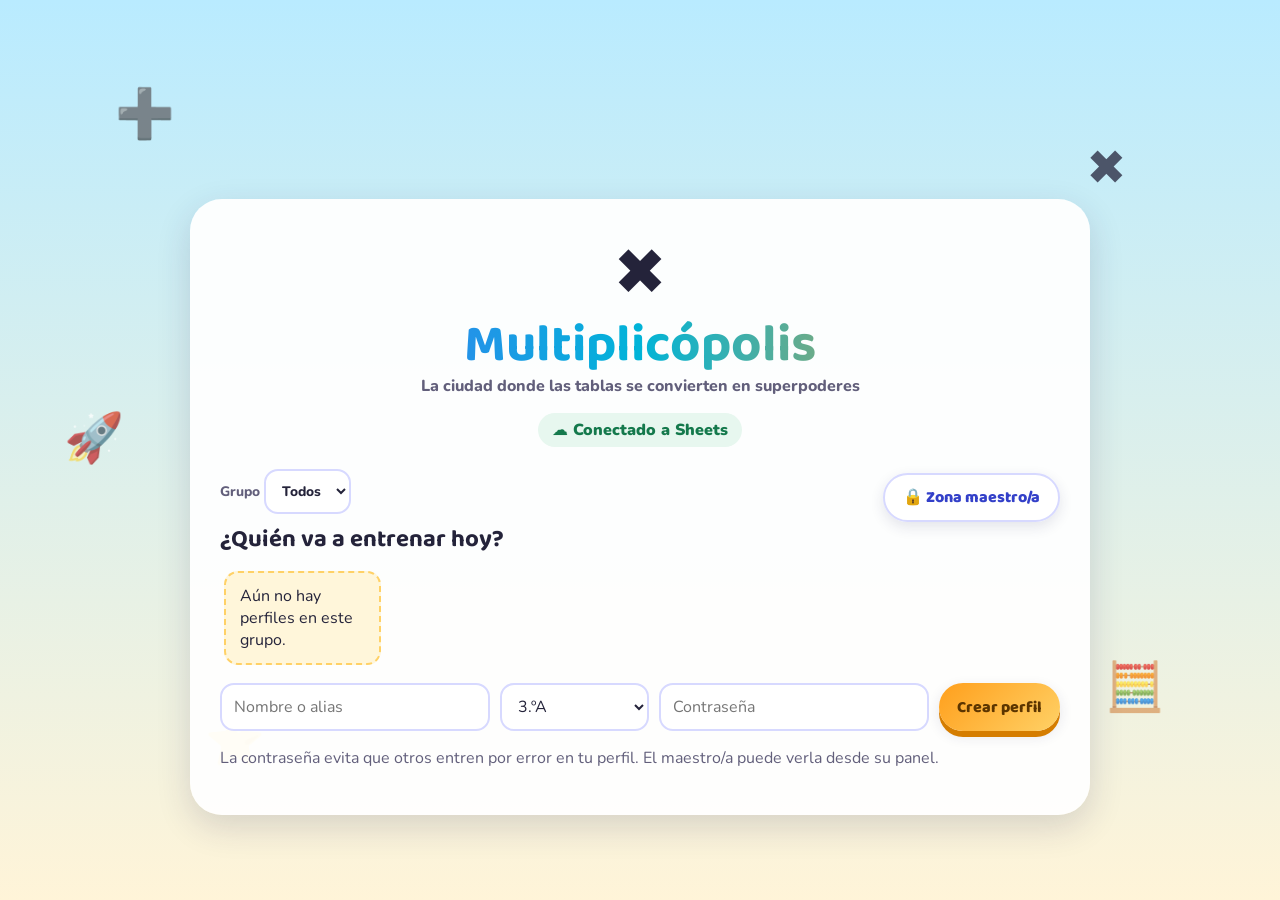
<file: index.html>
<!doctype html>
<html lang="es">
<head>
  <meta charset="utf-8" />
  <meta name="viewport" content="width=device-width, initial-scale=1" />
  <title>Multiplicópolis</title>
  <script>location.replace("apps/multiplicopolis/" + location.search + location.hash);</script>
  <meta http-equiv="refresh" content="0; url=apps/multiplicopolis/" />
</head>
<body>
  <p><a href="apps/multiplicopolis/">Ir a Multiplicópolis</a></p>
</body>
</html>
</file>
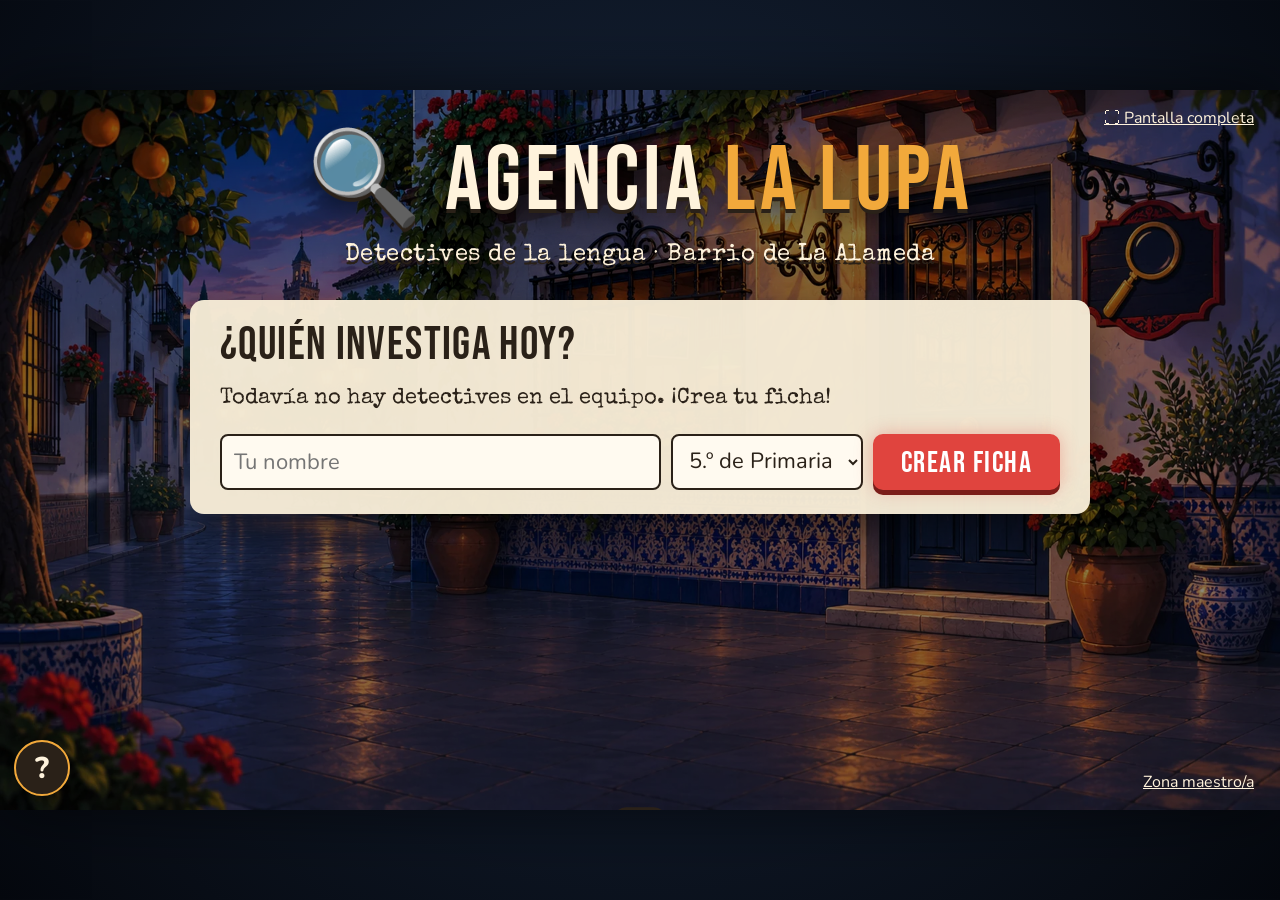
<file: apps/la-lupa/index.html>
<!doctype html>
<html lang="es">
<head>
  <meta charset="utf-8" />
  <meta name="viewport" content="width=device-width, initial-scale=1, viewport-fit=cover" />
  <title>Agencia La Lupa</title>
  <meta name="description" content="Juego de detectives de la lengua para 5.º y 6.º de Primaria." />
  <link rel="stylesheet" href="fuentes/fuentes.css" />
  <link rel="manifest" href="manifest.webmanifest" />
  <meta name="theme-color" content="#16243a" />
  <link rel="apple-touch-icon" href="icono-192.png" />
  <meta name="mobile-web-app-capable" content="yes" />
  <meta name="apple-mobile-web-app-capable" content="yes" />
  <meta name="apple-mobile-web-app-status-bar-style" content="black-translucent" />
  <meta name="apple-mobile-web-app-title" content="La Lupa" />
  <link rel="stylesheet" href="styles.css" />
  <link rel="stylesheet" href="salas/centralita.css" />
  <link rel="stylesheet" href="salas/terminal.css" />
  <link rel="stylesheet" href="salas/pizarra.css" />
  <link rel="stylesheet" href="salas/imprenta.css" />
  <link rel="stylesheet" href="salas/laboratorio-extra.css" />
  <link rel="stylesheet" href="salas/pupitre-extra.css" />
  <link rel="stylesheet" href="salas/centralita-extra.css" />
  <link rel="stylesheet" href="salas/pizarra-extra.css" />
  <link rel="icon" href="icono-192.png" />
</head>
<body>
  <div id="marco" class="marco"><div id="escenario" class="escenario"><p class="cargando">Abriendo la agencia…</p></div><div class="gira" role="status"><span class="gira-ico" aria-hidden="true">📱</span><b>Gira el móvil</b><span>La agencia se ve mejor en horizontal.</span><button class="boton-gira" id="giraCompleta" hidden>Girar y ver a pantalla completa</button></div></div>
  <div id="pagina" class="pagina" hidden></div>
  <script src="motor.js"></script>
  <script src="ayuda.js"></script>
  <script src="escenas.js"></script>
  <script src="academia.js"></script>
  <script src="salas/centralita.js"></script>
  <script src="salas/terminal.js"></script>
  <script src="salas/pizarra.js"></script>
  <script src="salas/imprenta.js"></script>
  <script src="salas/laboratorio-extra.js"></script>
  <script src="salas/pupitre-extra.js"></script>
  <script src="salas/centralita-extra.js"></script>
  <script src="salas/pizarra-extra.js"></script>
  <script src="encargos.js"></script>
  <script src="wayground.js"></script>
  <script src="preparacion.js"></script>
  <script src="clase.js"></script>
  <script src="nube.js"></script>
  <script src="app.js"></script>
  <script src="../../shared/sonido.js"></script>
  <script src="sonido.js"></script>
</body>
</html>
</file>
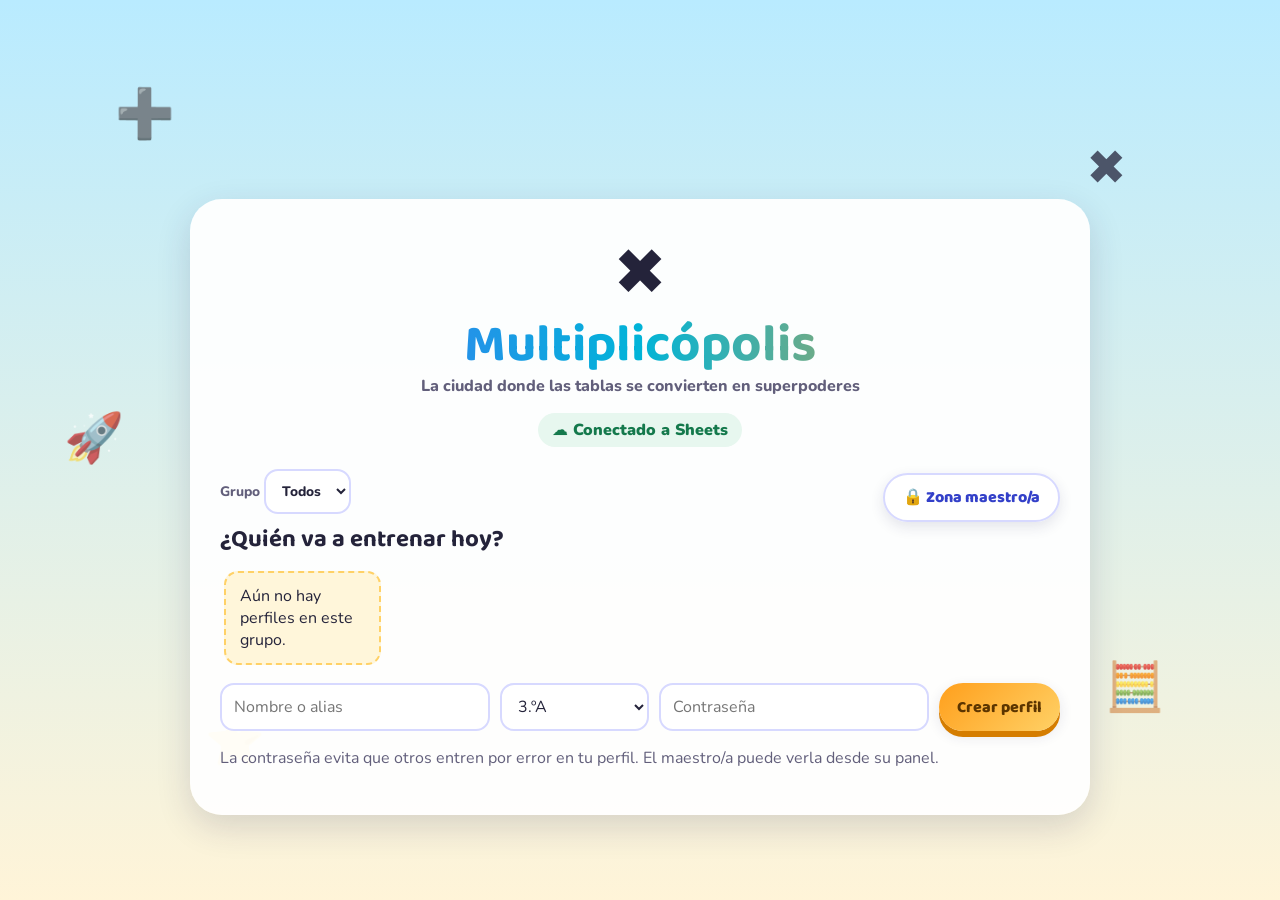
<file: apps/multiplicopolis/index.html>
<!doctype html>
<html lang="es">
<head>
  <meta charset="utf-8" />
  <meta name="viewport" content="width=device-width, initial-scale=1" />
  <title>Multiplicópolis · Tablas de multiplicar</title>
  <meta name="description" content="App gamificada para aprender, practicar y evaluar las tablas de multiplicar en Primaria." />
  <link rel="preconnect" href="https://fonts.googleapis.com">
  <link rel="preconnect" href="https://fonts.gstatic.com" crossorigin>
  <link href="https://fonts.googleapis.com/css2?family=Baloo+2:wght@600;700;800&family=Nunito:wght@400;700;900&display=swap" rel="stylesheet">
  <link rel="stylesheet" href="styles.css" />
  <link rel="icon" href="data:image/svg+xml,<svg xmlns='http://www.w3.org/2000/svg' viewBox='0 0 100 100'><text y='78' font-size='78'>✖️</text></svg>" />
</head>
<body>
  <section id="loginScreen" class="login-screen">
    <div class="sky" aria-hidden="true"><span>➕</span><span>✖️</span><span>⭐</span><span>🧮</span><span>🚀</span></div>
    <article class="login-card">
      <div class="brand">
        <div class="logo">✖️</div>
        <h1>Multiplicópolis</h1>
        <p>La ciudad donde las tablas se convierten en superpoderes</p>
      </div>
      <div class="sync-banner" id="loginSyncState">☁️ Preparado</div>
      <div class="login-toolbar">
        <label>Grupo <select id="loginGroupFilter"><option value="all">Todos</option></select></label>
        <button id="teacherLoginBtn" class="ghost">🔒 Zona maestro/a</button>
      </div>
      <h2>¿Quién va a entrenar hoy?</h2>
      <div id="studentGrid" class="student-grid"></div>
      <div class="login-actions">
        <input id="newStudentName" placeholder="Nombre o alias" maxlength="32" />
        <select id="newStudentGroup"></select>
        <input id="newStudentPw" placeholder="Contraseña" maxlength="24" autocomplete="off" />
        <button id="addStudentBtn" class="secondary">Crear perfil</button>
      </div>
      <p class="tiny">La contraseña evita que otros entren por error en tu perfil. El maestro/a puede verla desde su panel.</p>
    </article>
  </section>

  <div id="appShell" class="app-shell hidden">
    <header class="topbar">
      <div class="brand-mini">✖️ <strong>Multiplicópolis</strong> <small id="groupLabel"></small></div>
      <div class="player-panel">
        <span id="dailyStreak" class="pill">🔥 1 día</span>
        <span id="playerAvatar" class="avatar">🦊</span>
        <div><strong id="playerName">Alumno/a</strong><br><small id="rankName">Aprendiz de Producto</small></div>
        <div class="xp-wrap"><div class="xp-bar"><span id="xpBar"></span></div><small id="xpText">0 XP</small></div>
        <button id="switchStudentBtn" class="ghost small">Salir</button>
      </div>
    </header>

    <nav class="tabs">
      <button class="tab active" data-view="adventure">🗺️ Aventura</button>
      <button class="tab" data-view="train">⚡ Entrenar</button>
      <button class="tab" data-view="study">📚 Estudiar</button>
      <button class="tab" data-view="review">🔁 Repasar</button>
      <button class="tab" data-view="progress">🏅 Mi progreso</button>
      <button class="tab exam-tab hidden" id="examTab" data-view="exam">📝 Examen</button>
      <button class="tab teacher-tab" data-view="teacher">🔒 Maestro/a</button>
    </nav>

    <main>
      <section id="view-adventure" class="view active">
        <div id="missionBanner" class="mission-banner hidden"></div>
        <div class="section-head"><h2>Mapa de Multiplicópolis · 1º a 6º</h2><span id="starCount" class="pill">⭐ 0/105</span></div>
        <div id="worldMap" class="world-map"></div>
      </section>

      <section id="view-train" class="view">
        <article class="card">
          <p class="badge">Práctica libre</p><h2>Gimnasio del cálculo</h2>
          <div class="filters">
            <label>Ejercicio<select id="trainKind"><option value="tables">✖️ Tablas de multiplicar</option><option value="column">🧱 Multiplicación en columna</option></select></label>
            <label>Preguntas<input id="rounds" type="number" min="5" max="40" value="10"></label>
          </div>
          <div id="tablesOptions" class="filters">
            <label>Tablas<select id="trainTables" multiple size="6"></select></label>
            <label>Tipo de reto<select id="trainMode"></select></label>
            <label>Dificultad<select id="difficulty"><option value="easy">🐣 Suave</option><option value="normal" selected>🦊 Normal</option><option value="hard">🐉 Reto</option></select></label>
          </div>
          <div id="columnOptions" class="filters hidden">
            <label>Cifras de arriba<select id="colA"><option value="2">2 cifras</option><option value="3">3 cifras</option><option value="4">4 cifras</option></select></label>
            <label>Cifras de abajo<select id="colB"><option value="1">1 cifra</option><option value="2">2 cifras</option><option value="3">3 cifras</option></select></label>
            <label>Resolución<select id="colRender"><option value="step">✍️ Paso a paso</option><option value="result">⚡ Solo resultado</option></select></label>
            <label class="check"><input type="checkbox" id="colCarry" checked> Forzar llevadas</label>
          </div>
          <button id="startTrainBtn" class="primary big">Empezar entrenamiento</button>
        </article>
      </section>

      <section id="view-study" class="view">
        <div class="grid two">
          <article class="card">
            <p class="badge">Modo estudio</p><h2>Laboratorio de tablas</h2>
            <div class="filters"><label>Tabla<select id="studyTable"></select></label><label>Vista<select id="studyView"><option value="normal">Tabla completa</option><option value="groups">Agrupaciones</option><option value="hide">Tapar resultados</option></select></label></div>
            <div id="tableStudy" class="table-study"></div>
          </article>
          <aside class="card">
            <p class="badge">Estrategia</p><h2>Estudia sin memorizar a ciegas</h2>
            <ol class="list"><li>Di la tabla en voz alta.</li><li>Busca dobles: 4×6 es el doble de 2×6.</li><li>Usa conmutativa: 7×8 es igual que 8×7.</li><li>Tapa resultados y comprueba.</li></ol>
            <div class="callout">🧠 Saber que 6×7 = 42 ayuda también a recordar 7×6 = 42.</div>
          </aside>
        </div>
        <article class="card">
          <p class="badge">Operaciones</p><h2>Laboratorio de la columna</h2>
          <p class="tiny">Mira cómo se resuelve cualquier multiplicación paso a paso, con las llevadas y los productos parciales.</p>
          <div class="filters">
            <label>Número grande<input id="labA" type="number" min="0" value="234"></label>
            <label>Por<input id="labB" type="number" min="0" value="6"></label>
            <button id="labGoBtn" class="secondary align-end">Ver resuelta</button>
          </div>
          <div id="labResult"></div>
        </article>
      </section>

      <section id="view-review" class="view">
        <div class="grid two">
          <article class="card"><p class="badge">Repaso inteligente</p><h2>Errores pendientes: <span id="reviewCount">0</span></h2><div id="mistakeList"></div><button id="practiceMistakes" class="primary big">Practicar mis errores</button></article>
          <aside class="card"><p class="badge">Mentalidad</p><h2>El error es una pista</h2><p>Cada fallo señala una tabla que tu cerebro está a punto de dominar. Aquí no se castiga el error: se entrena.</p></aside>
        </div>
      </section>

      <section id="view-progress" class="view">
        <div class="grid four stats-grid"><article class="stat card"><span id="statXp">0</span><p>XP</p></article><article class="stat card"><span id="statAcc">0%</span><p>Acierto</p></article><article class="stat card"><span id="statBest">0</span><p>Mejor racha</p></article><article class="stat card"><span id="statSolved">0</span><p>Resueltas</p></article></div>
        <div class="grid two"><article class="card"><p class="badge">Logros</p><h2>Insignias</h2><div id="badgeGrid" class="badge-grid"></div></article><article class="card"><p class="badge">Personaliza</p><h2>Tu avatar</h2><div id="avatarPicker" class="avatar-picker"></div><p class="tiny">Desbloquea nuevos avatares ganando XP.</p></article></div>
        <div class="grid two"><article class="card"><p class="badge">Dominio</p><h2>Tablas</h2><div id="masteryBars"></div></article><article class="card"><p class="badge">Liga semanal</p><h2>Podio del grupo</h2><div id="podium"></div></article></div>
        <article class="card"><p class="badge">Actividad</p><h2>Últimos retos</h2><div id="activityLog"></div><button id="forceSyncBtn" class="secondary small">📡 Enviar pendientes</button></article>
      </section>

      <section id="view-exam" class="view"><article class="card"><p class="badge">Evaluación</p><h2>Exámenes disponibles</h2><div id="examList"></div></article></section>

      <section id="view-teacher" class="view teacher-view">
        <div class="teacher-layout">
          <aside class="card teacher-menu"><p class="badge">Zona maestro/a</p><h2>Panel docente</h2><button class="teacher-nav active" data-panel="overview">📊 Resumen</button><button class="teacher-nav" data-panel="missions">🎯 Misiones</button><button class="teacher-nav" data-panel="exams">📝 Evaluaciones</button><button class="teacher-nav" data-panel="groups">👥 Alumnado</button><button class="teacher-nav" data-panel="settings">⚙️ Ajustes</button><button class="teacher-nav" data-panel="print">🖨️ Fichas</button><button id="lockTeacherBtn" class="ghost danger full">Cerrar zona maestro/a</button></aside>
          <section class="teacher-panels">
            <article id="panel-overview" class="card teacher-panel active"><p class="badge">Seguimiento</p><h2>Resumen del aula</h2><div id="classSummary"></div><h3>Mapa de dominio por curso</h3><div id="masteryHeat"></div><h3>Radar docente</h3><div id="teacherRadar"></div><div class="row-wrap"><button id="exportCsvBtn" class="secondary">Exportar CSV</button><button id="syncAllBtn" class="primary">Sincronizar pendientes</button><button id="pullProgressBtn" class="ghost">☁️ Traer progreso de la nube</button></div></article>
            <article id="panel-missions" class="card teacher-panel"><p class="badge">Misión del día</p><h2>Configurar misión</h2><div class="grid two compact"><label>Grupo<select id="missionGroup"></select></label><label>Título<input id="missionTitle" placeholder="Operación tabla del 7"></label><label>Preguntas<input id="missionRounds" type="number" min="5" max="30" value="10"></label><label>Contenido<select id="missionContent"><option value="tables">✖️ Tablas (elige abajo)</option><option value="col-2x1">🧱 Columna · 2 cifras × 1</option><option value="col-3x1">🧱 Columna · 3 cifras × 1</option><option value="col-2x2">🏢 Columna · 2 cifras × 2</option><option value="col-3x2">🏢 Columna · 3 cifras × 2</option><option value="col-3x3">🚢 Columna · 3 cifras × 3</option></select></label><label>Tablas<select id="missionTables" multiple size="8"></select></label></div><button id="saveMissionBtn" class="primary">Guardar misión</button><button id="clearMissionBtn" class="ghost danger">Quitar misión</button><div id="missionList"></div></article>
            <article id="panel-exams" class="card teacher-panel"><p class="badge">Evaluación</p><h2>Crear examen</h2><div class="grid two compact"><label>Título<input id="examTitle" placeholder="Control tablas 6, 7, 8 y 9"></label><label>Grupo<select id="examGroup"></select></label><label>Contenido<select id="examContent"><option value="tables">✖️ Tablas (elige abajo)</option><option value="col-2x1">🧱 Columna · 2 cifras × 1</option><option value="col-3x1">🧱 Columna · 3 cifras × 1</option><option value="col-2x2">🏢 Columna · 2 cifras × 2</option><option value="col-3x2">🏢 Columna · 3 cifras × 2</option><option value="col-3x3">🚢 Columna · 3 cifras × 3</option></select></label><label>Tablas<select id="examTables" multiple size="8"></select></label><label>Preguntas<input id="examN" type="number" min="5" max="50" value="20"></label></div><label class="check"><input type="checkbox" id="examTimer"> Activar tiempo límite</label><button id="createExamBtn" class="primary">Crear evaluación</button><button id="exportGradesBtn" class="secondary">Exportar notas</button><div id="examManageList"></div></article>
            <article id="panel-groups" class="card teacher-panel"><p class="badge">Alumnado</p><h2>Grupos y contraseñas</h2><div class="grid two compact"><label>Nuevo grupo<input id="newGroupName" placeholder="4.ºA"></label><button id="addGroupBtn" class="secondary align-end">Añadir grupo</button></div><h3>Límite de curso en la aventura</h3><p class="tiny">Bloquea los cursos que aún no habéis dado: aparecerán con 🚧 hasta que los abras.</p><div id="limitList"></div><div id="groupStudentList"></div></article>
            <article id="panel-settings" class="card teacher-panel"><p class="badge">Conexión</p><h2>Ajustes</h2><label>URL Apps Script<input id="backendUrlInput" placeholder="https://script.google.com/macros/s/.../exec"></label><label>Código de aula<input id="classCodeInput" placeholder="Multiplicópolis Aula"></label><div class="row-wrap"><button id="saveBackendBtn" class="primary">Guardar</button><button id="testBackendBtn" class="secondary">Probar conexión</button><button id="publishConfigBtn" class="ghost">📡 Publicar al aula</button><button id="pullConfigBtn" class="ghost">☁️ Descargar configuración</button></div><label class="check"><input type="checkbox" id="accessibleToggle"> Modo accesible</label><label class="check"><input type="checkbox" id="quietToggle"> Modo tranquilo</label></article>
            <article id="panel-print" class="card teacher-panel"><p class="badge">Papel</p><h2>Ficha imprimible</h2><label>Tabla<select id="printTable"></select></label><button id="makeWorksheetBtn" class="secondary">Crear ficha</button><button onclick="window.print()" class="ghost">Imprimir</button><div id="worksheet" class="worksheet"></div></article>
          </section>
        </div>
      </section>
    </main>
  </div>
  <div id="gameOverlay" class="game-overlay hidden"></div>
  <script src="app.js"></script>
  <script src="../../shared/sonido.js"></script>
  <script src="sonido.js"></script>
</body>
</html>
</file>
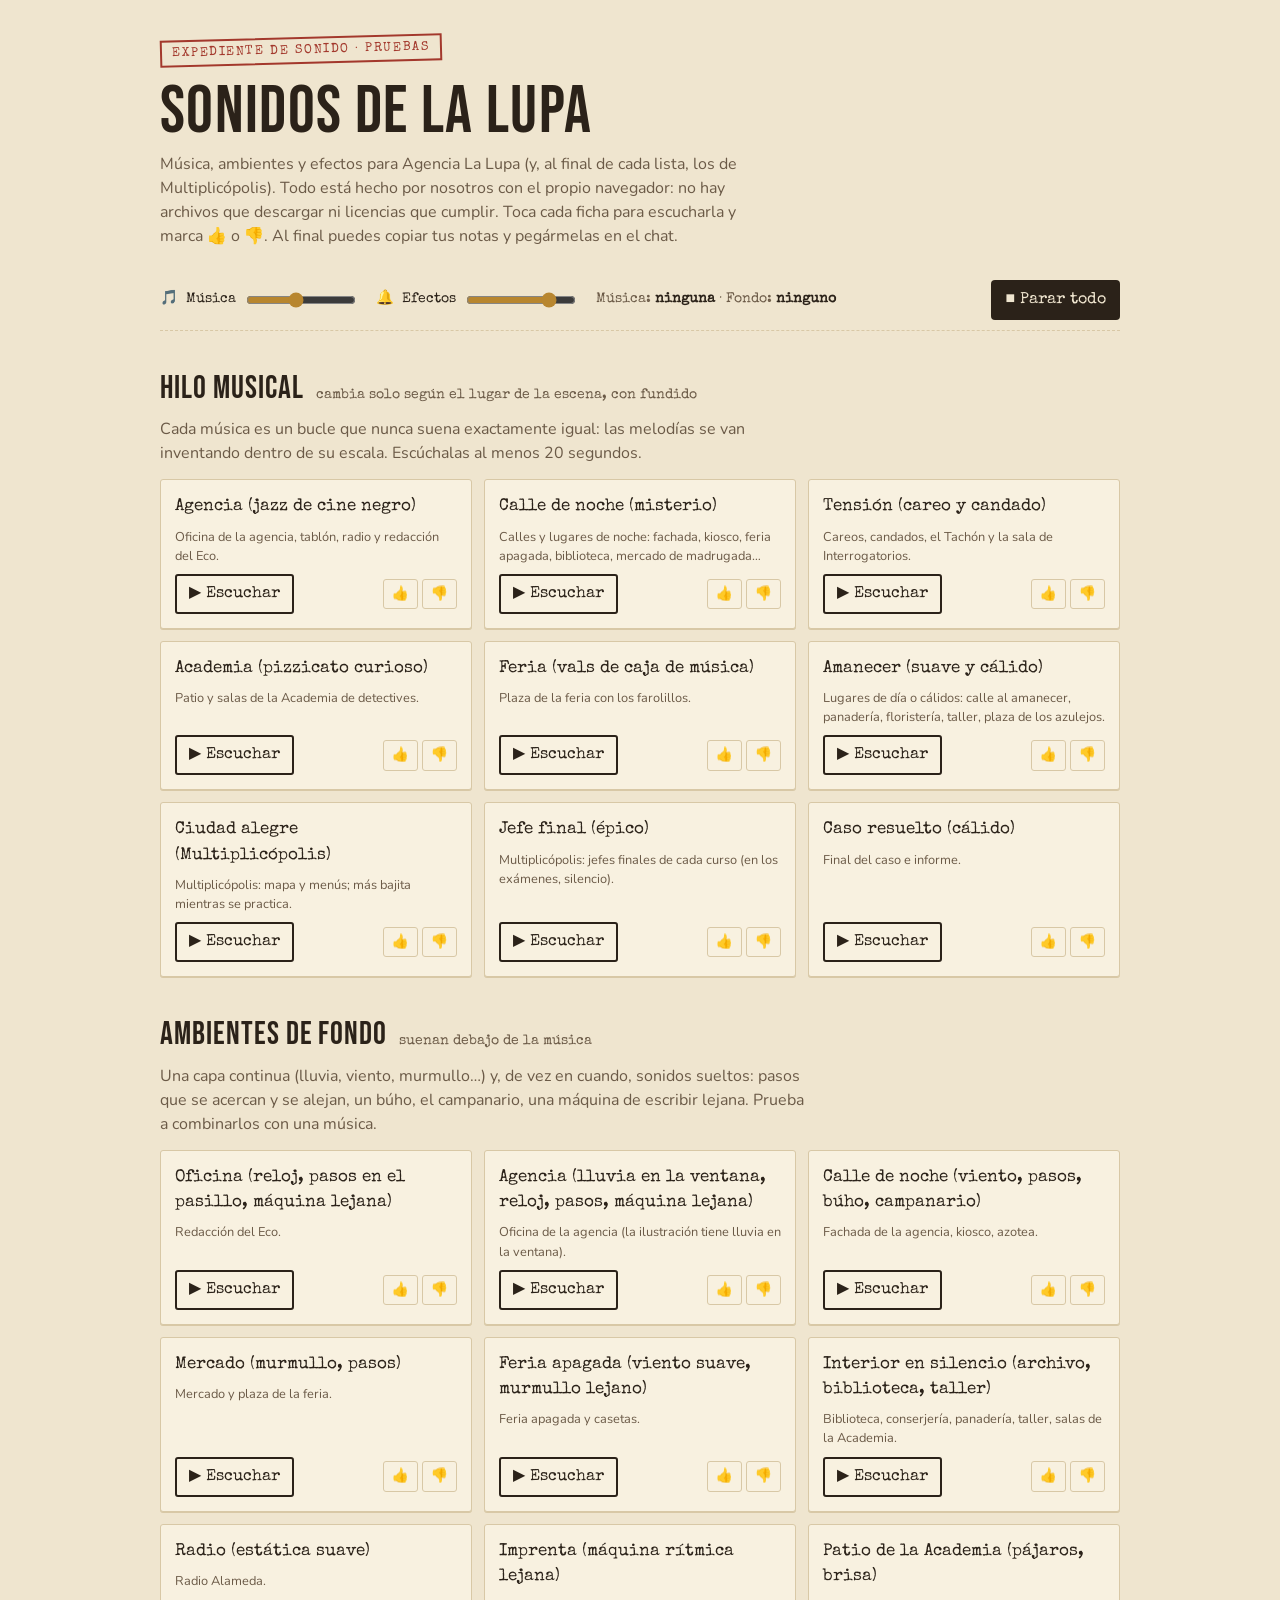
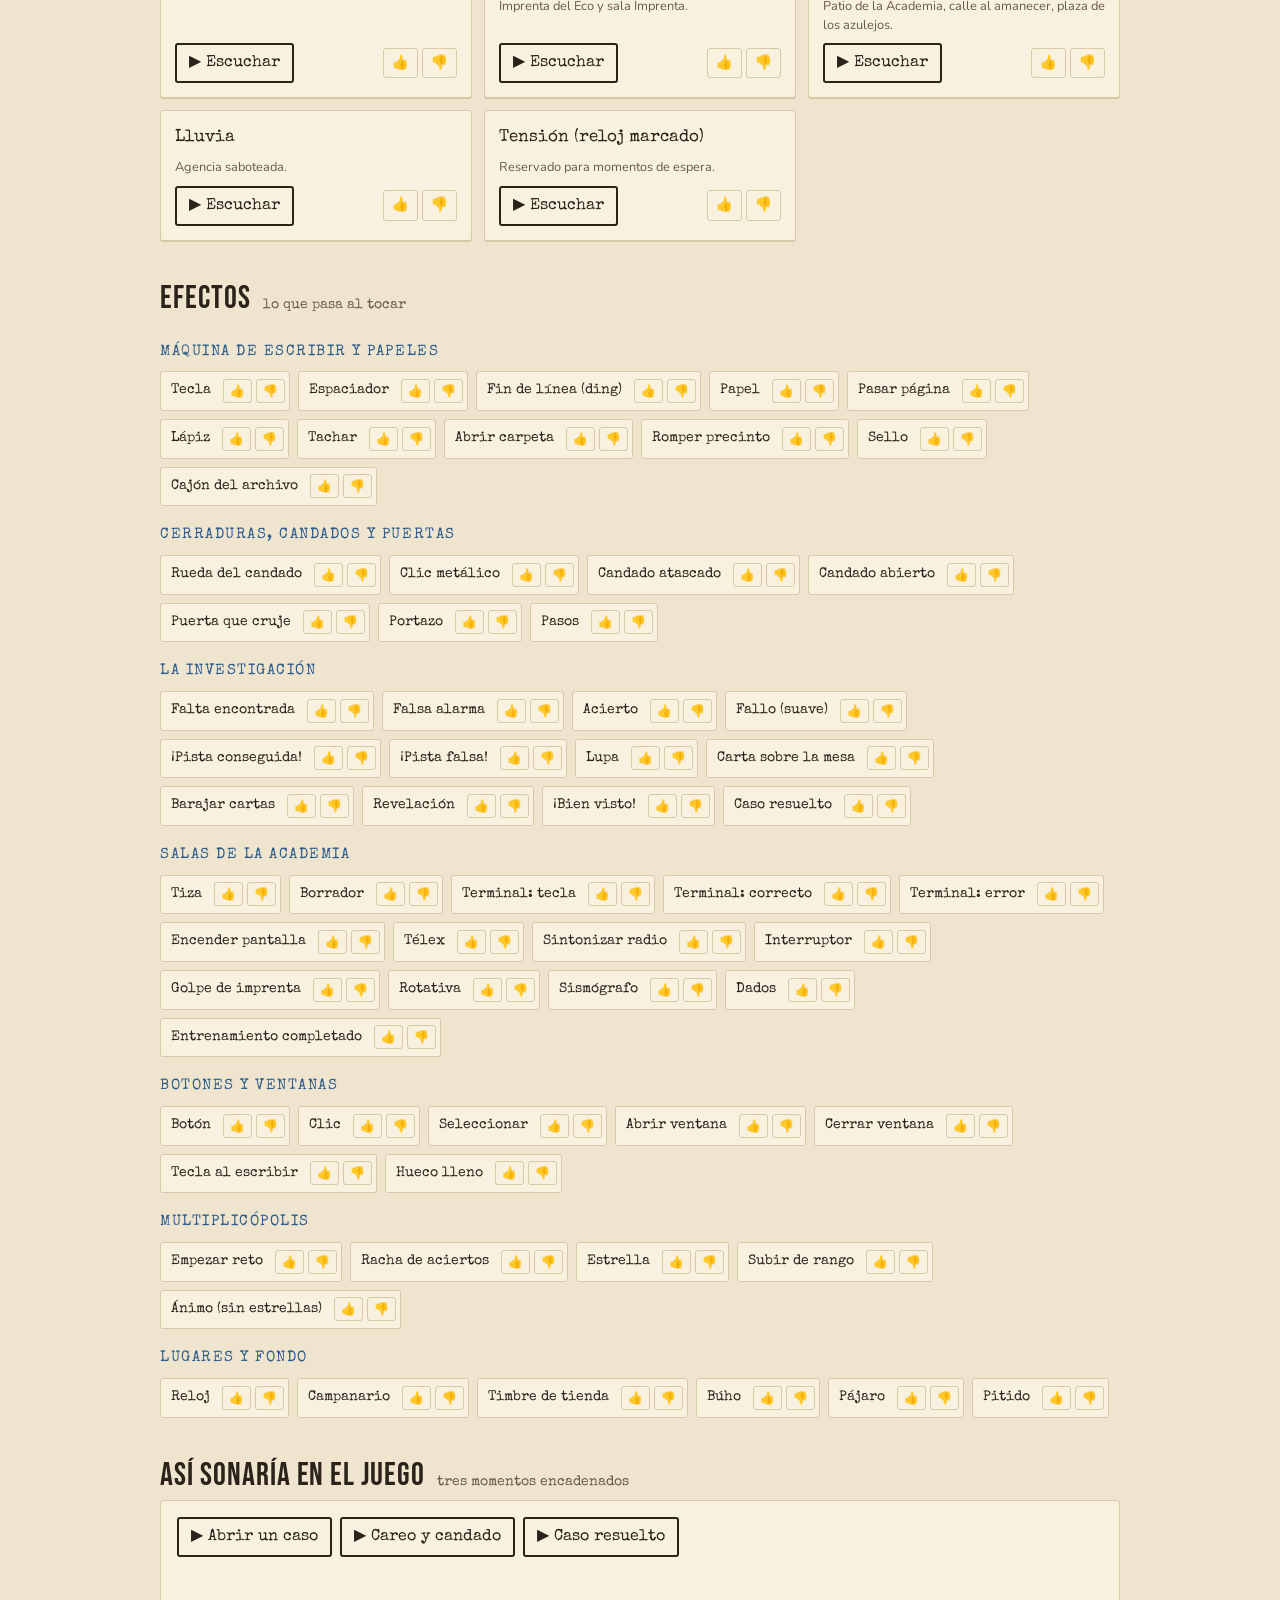
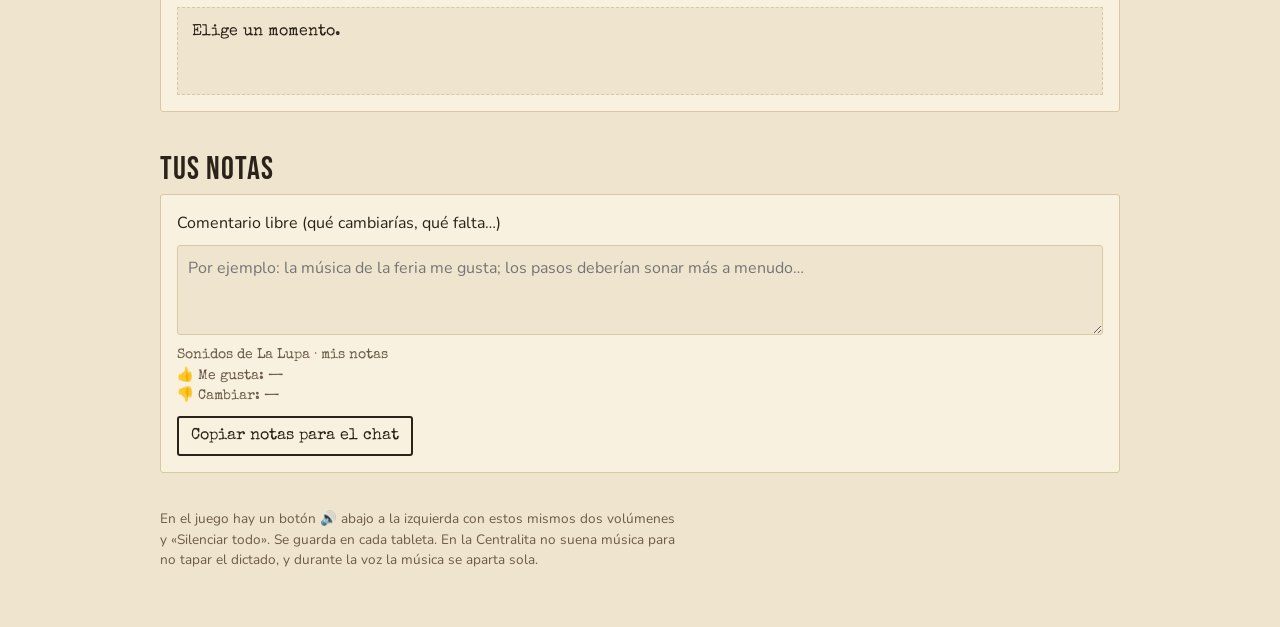
<file: shared/laboratorio-sonido.html>
<!doctype html>
<html lang="es">
<head>
<meta charset="utf-8">
<meta name="viewport" content="width=device-width, initial-scale=1, viewport-fit=cover">
<!-- Laboratorio de sonido: escuchar y afinar shared/sonido.js. Abrir con node .claude/serve.js → http://localhost:4321/shared/laboratorio-sonido.html -->
<title>Sonidos de La Lupa</title>
<meta name="claude:viewport-fit-sides" content="cover">
<link rel="preconnect" href="https://fonts.googleapis.com">
<link rel="preconnect" href="https://fonts.gstatic.com" crossorigin>
<link href="https://fonts.googleapis.com/css2?family=Special+Elite&family=Bebas+Neue&family=Nunito:wght@400;700;800&display=swap" rel="stylesheet">
<style>
/* Expediente de papel: cabecera con los volúmenes fija arriba, secciones como fichas del archivo, botones como etiquetas mecanografiadas */
:root{
  --papel:#efe5cf; --hoja:#f8f1e0; --tinta:#2b2219; --tinta-suave:#6b5a47; --albero:#b8862f; --azulejo:#2f5d8c; --sello:#a3382c; --raya:#d8c8a6;
  --f-titulo:'Bebas Neue','Arial Narrow',Impact,sans-serif; --f-maquina:'Special Elite','Courier New',monospace; --f-texto:'Nunito',system-ui,sans-serif;
}
@media (prefers-color-scheme: dark){:root:not([data-theme="light"]){--papel:#16120e;--hoja:#211b15;--tinta:#efe3c8;--tinta-suave:#b3a184;--albero:#d9a948;--azulejo:#7fa8d6;--sello:#e0705f;--raya:#3a3026;color-scheme:dark}}
:root[data-theme="dark"]{--papel:#16120e;--hoja:#211b15;--tinta:#efe3c8;--tinta-suave:#b3a184;--albero:#d9a948;--azulejo:#7fa8d6;--sello:#e0705f;--raya:#3a3026;color-scheme:dark}
*{box-sizing:border-box}
body{background:var(--papel);color:var(--tinta);font-family:var(--f-texto);font-size:16px;line-height:1.5;padding-left:max(16px,env(safe-area-inset-left,0px));padding-right:max(16px,env(safe-area-inset-right,0px));padding-block:0 48px}
body::before{content:"";position:fixed;inset:0 0 auto;height:env(safe-area-inset-top,0px);z-index:10;background:var(--papel)}
.ancho{max-width:960px;margin:0 auto}
header.portada{padding-block:28px 8px}
.pestana{font-family:var(--f-maquina);font-size:.8rem;letter-spacing:.12em;text-transform:uppercase;color:var(--sello);border:2px solid var(--sello);display:inline-block;padding:2px 10px;transform:rotate(-1.5deg)}
h1{font-family:var(--f-titulo);font-weight:400;font-size:clamp(2.6rem,8vw,4.2rem);line-height:.95;letter-spacing:.02em;margin:.25em 0 .1em;text-wrap:balance}
.entradilla{max-width:62ch;color:var(--tinta-suave);margin:0}
.barra{position:sticky;top:env(safe-area-inset-top,0px);z-index:5;background:var(--papel);border-bottom:1px dashed var(--raya);padding-block:10px;margin-top:14px;display:flex;flex-wrap:wrap;gap:10px 18px;align-items:center}
.barra label{display:flex;align-items:center;gap:8px;font-family:var(--f-maquina);font-size:.9rem}
.barra input[type=range]{width:110px;accent-color:var(--albero)}
.estado{font-family:var(--f-maquina);font-size:.85rem;color:var(--tinta-suave);flex:1 1 200px;min-width:0}
.estado b{color:var(--tinta)}
button{font:inherit;color:inherit;cursor:pointer}
button:focus-visible{outline:3px solid var(--azulejo);outline-offset:2px}
.parar{background:var(--tinta);color:var(--papel);border:0;border-radius:4px;padding:8px 14px;font-family:var(--f-maquina)}
section{margin-top:34px}
h2{font-family:var(--f-titulo);font-weight:400;font-size:2rem;letter-spacing:.03em;margin:0;display:flex;align-items:baseline;gap:12px;flex-wrap:wrap}
h2 small{font-family:var(--f-maquina);font-size:.85rem;letter-spacing:0;color:var(--tinta-suave)}
.nota{color:var(--tinta-suave);max-width:65ch;margin:.3em 0 14px}
.rejilla{display:grid;grid-template-columns:repeat(auto-fill,minmax(250px,1fr));gap:12px}
.ficha{background:var(--hoja);border:1px solid var(--raya);border-radius:3px;padding:14px;display:flex;flex-direction:column;gap:8px;min-width:0;box-shadow:0 1px 0 var(--raya)}
.ficha.sonando{border-color:var(--albero);box-shadow:0 0 0 2px var(--albero)}
.ficha h3{margin:0;font-family:var(--f-maquina);font-weight:400;font-size:1.05rem}
.ficha p{margin:0;font-size:.9rem;color:var(--tinta-suave)}
.donde{font-size:.8rem!important}
.fila{display:flex;gap:8px;align-items:center;flex-wrap:wrap;margin-top:auto}
.tocar{background:transparent;border:2px solid var(--tinta);border-radius:3px;padding:6px 12px;font-family:var(--f-maquina)}
.ficha.sonando .tocar{background:var(--albero);border-color:var(--albero);color:#1c140b}
.voto{display:flex;gap:4px;margin-left:auto}
.voto button{border:1px solid var(--raya);background:transparent;border-radius:3px;padding:4px 8px;font-size:.85rem}
.voto button[aria-pressed=true][data-v=si]{background:var(--azulejo);border-color:var(--azulejo);color:#fff}
.voto button[aria-pressed=true][data-v=no]{background:var(--sello);border-color:var(--sello);color:#fff}
.grupo{margin-top:18px}
.grupo h3{font-family:var(--f-maquina);font-weight:400;font-size:.95rem;text-transform:uppercase;letter-spacing:.1em;color:var(--azulejo);margin:0 0 8px}
.efectos{display:flex;flex-wrap:wrap;gap:8px}
.efecto{display:inline-flex;align-items:center;gap:2px;background:var(--hoja);border:1px solid var(--raya);border-radius:3px}
.efecto .tocar{border:0;padding:8px 10px;font-size:.9rem}
.efecto .voto{margin:0 4px 0 0}
.efecto .voto button{padding:2px 6px;font-size:.75rem}
.efecto.pulsado{border-color:var(--albero)}
.escena-demo{background:var(--hoja);border:1px solid var(--raya);border-radius:3px;padding:16px;display:grid;gap:10px}
.demos{display:flex;flex-wrap:wrap;gap:8px}
.pantalla{font-family:var(--f-maquina);min-height:5.5em;background:var(--papel);border:1px dashed var(--raya);padding:12px 14px;white-space:pre-wrap;overflow-wrap:anywhere}
.rotulo{font-family:var(--f-titulo);font-size:1.6rem;color:var(--sello);letter-spacing:.04em;min-height:1.2em}
.notas{background:var(--hoja);border:1px solid var(--raya);border-radius:3px;padding:16px;display:grid;gap:10px}
.notas textarea{width:100%;min-height:90px;font:inherit;background:var(--papel);color:var(--tinta);border:1px solid var(--raya);border-radius:3px;padding:10px}
.notas pre{margin:0;white-space:pre-wrap;font-family:var(--f-maquina);font-size:.85rem;color:var(--tinta-suave);max-height:180px;overflow:auto}
.copiado{font-family:var(--f-maquina);color:var(--azulejo)}
@media (max-width:560px){.barra{gap:6px 12px;padding-block:8px}.barra label span{display:none}.barra input[type=range]{width:86px}.estado{order:5;flex-basis:100%;font-size:.78rem}.parar{padding:6px 10px;font-size:.85rem}}
footer{margin-top:36px;color:var(--tinta-suave);font-size:.85rem;max-width:65ch}
@media (prefers-reduced-motion: reduce){*{transition:none!important;animation:none!important}}
</style>

</head>
<body>
<div class="ancho">
  <header class="portada">
    <span class="pestana">Expediente de sonido · pruebas</span>
    <h1>Sonidos de La Lupa</h1>
    <p class="entradilla">Música, ambientes y efectos para Agencia La Lupa (y, al final de cada lista, los de Multiplicópolis). Todo está hecho por nosotros con el propio navegador: no hay archivos que descargar ni licencias que cumplir. Toca cada ficha para escucharla y marca 👍 o 👎. Al final puedes copiar tus notas y pegármelas en el chat.</p>
  </header>

  <div class="barra" role="region" aria-label="Volumen">
    <label for="volMusica">🎵 <span>Música</span> <input id="volMusica" type="range" min="0" max="100" value="45"></label>
    <label for="volEfectos">🔔 <span>Efectos</span> <input id="volEfectos" type="range" min="0" max="100" value="80"></label>
    <span class="estado" id="estado">Toca cualquier botón para empezar.</span>
    <button class="parar" id="parar" type="button">■ Parar todo</button>
  </div>

  <section aria-labelledby="t-musica">
    <h2 id="t-musica">Hilo musical <small>cambia solo según el lugar de la escena, con fundido</small></h2>
    <p class="nota">Cada música es un bucle que nunca suena exactamente igual: las melodías se van inventando dentro de su escala. Escúchalas al menos 20 segundos.</p>
    <div class="rejilla" id="musicas"></div>
  </section>

  <section aria-labelledby="t-fondos">
    <h2 id="t-fondos">Ambientes de fondo <small>suenan debajo de la música</small></h2>
    <p class="nota">Una capa continua (lluvia, viento, murmullo…) y, de vez en cuando, sonidos sueltos: pasos que se acercan y se alejan, un búho, el campanario, una máquina de escribir lejana. Prueba a combinarlos con una música.</p>
    <div class="rejilla" id="fondos"></div>
  </section>

  <section aria-labelledby="t-efectos">
    <h2 id="t-efectos">Efectos <small>lo que pasa al tocar</small></h2>
    <div id="efectos"></div>
  </section>

  <section aria-labelledby="t-escenas">
    <h2 id="t-escenas">Así sonaría en el juego <small>tres momentos encadenados</small></h2>
    <div class="escena-demo">
      <div class="demos" id="demos"></div>
      <div class="rotulo" id="rotulo" aria-live="polite"></div>
      <div class="pantalla" id="pantalla">Elige un momento.</div>
    </div>
  </section>

  <section aria-labelledby="t-notas">
    <h2 id="t-notas">Tus notas</h2>
    <div class="notas">
      <label for="comentario">Comentario libre (qué cambiarías, qué falta…)</label>
      <textarea id="comentario" placeholder="Por ejemplo: la música de la feria me gusta; los pasos deberían sonar más a menudo…"></textarea>
      <pre id="resumen"></pre>
      <div class="fila"><button class="tocar" id="copiar" type="button">Copiar notas para el chat</button><span class="copiado" id="copiado" aria-live="polite"></span></div>
    </div>
  </section>

  <footer>En el juego hay un botón 🔊 abajo a la izquierda con estos mismos dos volúmenes y «Silenciar todo». Se guarda en cada tableta. En la Centralita no suena música para no tapar el dictado, y durante la voz la música se aparta sola.</footer>
</div>

<script src="sonido.js"></script>
<script>
(function(){
  Sonido.iniciar({ prefijo: 'lab-lupa' });
  Sonido.volumen('musica', .45); Sonido.volumen('efectos', .8);
  const $ = s => document.querySelector(s);
  const DONDE_M = {
    agencia: 'Oficina de la agencia, tablón, radio y redacción del Eco.',
    noche: 'Calles y lugares de noche: fachada, kiosco, feria apagada, biblioteca, mercado de madrugada…',
    tension: 'Careos, candados, el Tachón y la sala de Interrogatorios.',
    academia: 'Patio y salas de la Academia de detectives.',
    feria: 'Plaza de la feria con los farolillos.',
    amanecer: 'Lugares de día o cálidos: calle al amanecer, panadería, floristería, taller, plaza de los azulejos.',
    triunfo: 'Final del caso e informe.',
    ciudad: 'Multiplicópolis: mapa y menús; más bajita mientras se practica.',
    jefe: 'Multiplicópolis: jefes finales de cada curso (en los exámenes, silencio).'
  };
  const DONDE_F = {
    agencia: 'Oficina de la agencia (la ilustración tiene lluvia en la ventana).', calle: 'Fachada de la agencia, kiosco, azotea.', mercado: 'Mercado y plaza de la feria.',
    feria: 'Feria apagada y casetas.', interior: 'Biblioteca, conserjería, panadería, taller, salas de la Academia.', radio: 'Radio Alameda.',
    imprenta: 'Imprenta del Eco y sala Imprenta.', patio: 'Patio de la Academia, calle al amanecer, plaza de los azulejos.', lluvia: 'Agencia saboteada.', tension: 'Reservado para momentos de espera.', oficina: 'Redacción del Eco.'
  };
  const GRUPOS = [
    ['Máquina de escribir y papeles', ['tecleo', 'espacio', 'retorno', 'papel', 'pagina', 'lapiz', 'tachar', 'expediente', 'precinto', 'sello', 'cajon']],
    ['Cerraduras, candados y puertas', ['candado-girar', 'candado-clic', 'candado-error', 'candado-abrir', 'puerta-abrir', 'puerta-cerrar', 'pasos']],
    ['La investigación', ['falta-encontrada', 'falsa-alarma', 'acierto', 'fallo', 'pista-conseguida', 'pista-falsa', 'lupa', 'carta', 'cartas-barajar', 'revelacion', 'subir', 'caso-resuelto']],
    ['Salas de la Academia', ['tiza', 'borrador', 'ter-tecleo', 'ter-ok', 'ter-error', 'crt-encender', 'telex', 'radio', 'interruptor', 'imprenta', 'rotativa', 'sismo-pico', 'dados', 'entrenamiento']],
    ['Botones y ventanas', ['boton', 'clic', 'seleccion', 'ventana', 'ventana-cerrar', 'tecla', 'pop']],
    ['Multiplicópolis', ['empezar', 'racha', 'estrella', 'nivel-arriba', 'animo']],
    ['Lugares y fondo', ['reloj', 'campana', 'timbre', 'buho', 'pajaro', 'bip']]
  ];
  const NOMBRE_E = { tecleo: 'Tecla', espacio: 'Espaciador', retorno: 'Fin de línea (ding)', papel: 'Papel', pagina: 'Pasar página', lapiz: 'Lápiz', tachar: 'Tachar', expediente: 'Abrir carpeta', precinto: 'Romper precinto', sello: 'Sello', cajon: 'Cajón del archivo',
    'candado-girar': 'Rueda del candado', 'candado-clic': 'Clic metálico', 'candado-error': 'Candado atascado', 'candado-abrir': 'Candado abierto', 'puerta-abrir': 'Puerta que cruje', 'puerta-cerrar': 'Portazo', pasos: 'Pasos',
    'falta-encontrada': 'Falta encontrada', 'falsa-alarma': 'Falsa alarma', acierto: 'Acierto', fallo: 'Fallo (suave)', 'pista-conseguida': '¡Pista conseguida!', 'pista-falsa': '¡Pista falsa!', lupa: 'Lupa', carta: 'Carta sobre la mesa', 'cartas-barajar': 'Barajar cartas', revelacion: 'Revelación', subir: '¡Bien visto!', 'caso-resuelto': 'Caso resuelto',
    tiza: 'Tiza', borrador: 'Borrador', 'ter-tecleo': 'Terminal: tecla', 'ter-ok': 'Terminal: correcto', 'ter-error': 'Terminal: error', 'crt-encender': 'Encender pantalla', telex: 'Télex', radio: 'Sintonizar radio', interruptor: 'Interruptor', imprenta: 'Golpe de imprenta', rotativa: 'Rotativa', 'sismo-pico': 'Sismógrafo', dados: 'Dados', entrenamiento: 'Entrenamiento completado',
    boton: 'Botón', clic: 'Clic', seleccion: 'Seleccionar', ventana: 'Abrir ventana', 'ventana-cerrar': 'Cerrar ventana', tecla: 'Tecla al escribir', pop: 'Hueco lleno',
    empezar: 'Empezar reto', racha: 'Racha de aciertos', estrella: 'Estrella', 'nivel-arriba': 'Subir de rango', animo: 'Ánimo (sin estrellas)', reloj: 'Reloj', campana: 'Campanario', timbre: 'Timbre de tienda', buho: 'Búho', pajaro: 'Pájaro', bip: 'Pitido' };

  // Votos: solo en este navegador
  let votos = {}; try { votos = JSON.parse(localStorage.getItem('lab-lupa-votos')) || {}; } catch (e) {}
  const guardarVotos = () => { try { localStorage.setItem('lab-lupa-votos', JSON.stringify(votos)); } catch (e) {} pintarResumen(); };
  const htmlVoto = id => `<span class="voto"><button type="button" data-voto="${id}" data-v="si" aria-pressed="${votos[id] === 'si'}" aria-label="Me gusta">👍</button><button type="button" data-voto="${id}" data-v="no" aria-pressed="${votos[id] === 'no'}" aria-label="Cambiar">👎</button></span>`;
  document.addEventListener('click', e => {
    const b = e.target.closest('[data-voto]'); if (!b) return;
    const id = b.dataset.voto; votos[id] = votos[id] === b.dataset.v ? undefined : b.dataset.v;
    document.querySelectorAll(`[data-voto="${id}"]`).forEach(x => x.setAttribute('aria-pressed', String(votos[id] === x.dataset.v)));
    guardarVotos();
  });

  let musicaActual = null, fondoActual = null;
  const pintarEstado = () => {
    const m = musicaActual ? Sonido.MUSICAS[musicaActual].nombre : 'ninguna', f = fondoActual ? Sonido.FONDOS[fondoActual].nombre : 'ninguno';
    $('#estado').innerHTML = `Música: <b>${m}</b> · Fondo: <b>${f}</b>`;
    document.querySelectorAll('[data-musica]').forEach(x => x.classList.toggle('sonando', x.dataset.musica === musicaActual));
    document.querySelectorAll('[data-fondo]').forEach(x => x.classList.toggle('sonando', x.dataset.fondo === fondoActual));
    document.querySelectorAll('[data-musica] .tocar').forEach(x => x.textContent = x.closest('[data-musica]').dataset.musica === musicaActual ? '■ Parar' : '▶ Escuchar');
    document.querySelectorAll('[data-fondo] .tocar').forEach(x => x.textContent = x.closest('[data-fondo]').dataset.fondo === fondoActual ? '■ Parar' : '▶ Escuchar');
  };
  $('#musicas').innerHTML = Object.entries(Sonido.MUSICAS).map(([k, m]) => `<article class="ficha" data-musica="${k}"><h3>${m.nombre}</h3><p class="donde">${DONDE_M[k] || ''}</p><div class="fila"><button class="tocar" type="button">▶ Escuchar</button>${htmlVoto('música ' + k)}</div></article>`).join('');
  $('#fondos').innerHTML = Object.entries(Sonido.FONDOS).map(([k, f]) => `<article class="ficha" data-fondo="${k}"><h3>${f.nombre}</h3><p class="donde">${DONDE_F[k] || ''}</p><div class="fila"><button class="tocar" type="button">▶ Escuchar</button>${htmlVoto('fondo ' + k)}</div></article>`).join('');
  $('#musicas').addEventListener('click', e => { const b = e.target.closest('.tocar'); if (!b) return; const k = b.closest('[data-musica]').dataset.musica; musicaActual = musicaActual === k ? null : k; Sonido.musica(musicaActual); pintarEstado(); });
  $('#fondos').addEventListener('click', e => { const b = e.target.closest('.tocar'); if (!b) return; const k = b.closest('[data-fondo]').dataset.fondo; fondoActual = fondoActual === k ? null : k; Sonido.fondo(fondoActual); pintarEstado(); });
  $('#efectos').innerHTML = GRUPOS.map(([t, lista]) => `<div class="grupo"><h3>${t}</h3><div class="efectos">${lista.filter(k => Sonido.EFECTOS[k]).map(k => `<span class="efecto" data-efecto="${k}"><button class="tocar" type="button">${NOMBRE_E[k] || k}</button>${htmlVoto('efecto ' + k)}</span>`).join('')}</div></div>`).join('');
  $('#efectos').addEventListener('click', e => { const b = e.target.closest('.tocar'); if (!b) return; const el = b.closest('[data-efecto]'); Sonido.efecto(el.dataset.efecto, { min: 0 }); el.classList.add('pulsado'); setTimeout(() => el.classList.remove('pulsado'), 400); });
  $('#parar').onclick = () => { musicaActual = fondoActual = null; Sonido.contexto(null, null); detenerDemo(); pintarEstado(); };
  $('#volMusica').oninput = e => Sonido.volumen('musica', e.target.value / 100);
  $('#volEfectos').oninput = e => Sonido.volumen('efectos', e.target.value / 100);

  // Momentos encadenados, como en un caso
  let temporizadores = [];
  const detenerDemo = () => { temporizadores.forEach(clearTimeout); temporizadores = []; };
  const en = (ms, f) => temporizadores.push(setTimeout(f, ms));
  const escribir = (desde, texto, alFinal) => { const p = $('#pantalla'); p.textContent = ''; let i = 0;
    const paso = () => { if (i >= texto.length) { Sonido.efecto('retorno', { vol: .6 }); alFinal && alFinal(); return; } p.textContent += texto[i]; Sonido.efecto(/\s/.test(texto[i]) ? 'espacio' : 'tecleo', { vol: .7, min: .03 }); i++; temporizadores.push(setTimeout(paso, 55 + Math.random() * 40)); };
    en(desde, paso); };
  const rotulo = t => { $('#rotulo').textContent = t; };
  const DEMOS = {
    'Abrir un caso': () => { Sonido.contexto('agencia', 'agencia'); musicaActual = 'agencia'; fondoActual = 'agencia'; pintarEstado(); rotulo('Expediente 1');
      $('#pantalla').textContent = 'PRECINTO · NO ABRIR SIN LUPA';
      en(1800, () => Sonido.efecto('precinto')); en(2700, () => { rotulo('Abrir expediente ▸'); Sonido.efecto('expediente'); });
      escribir(3600, 'Llueve sobre La Alameda. Alguien ha dejado una nota bajo la puerta de la agencia...', () => {
        en(600, () => { rotulo(''); $('#pantalla').textContent = 'Toca las palabras mal escritas: «La reunion es a las ocho en el kiosco».'; });
        en(1600, () => Sonido.efecto('falsa-alarma')); en(2900, () => { Sonido.efecto('falta-encontrada'); rotulo('¡Falta encontrada!'); });
        en(4000, () => { Sonido.efecto('tecla'); }); en(4150, () => Sonido.efecto('tecla')); en(4300, () => Sonido.efecto('tecla'));
        en(4700, () => { Sonido.efecto('acierto'); $('#pantalla').textContent = '«La reunión es a las ocho en el kiosco».'; });
        en(5600, () => { Sonido.efecto('pista-conseguida'); rotulo('¡Pista conseguida! · 7'); });
      }); },
    'Careo y candado': () => { Sonido.contexto('tension', 'calle'); musicaActual = 'tension'; fondoActual = 'calle'; pintarEstado(); rotulo('El careo');
      escribir(400, '—Yo no estuve en el kiosco —dice el testigo—. Esa noche me quedé en casa.', () => {
        en(500, () => Sonido.efecto('falta-encontrada')); en(1300, () => { Sonido.efecto('cartas-barajar'); rotulo('¿Qué carta lo demuestra?'); });
        en(2600, () => Sonido.efecto('carta')); en(3000, () => Sonido.efecto('acierto'));
        en(3900, () => { Sonido.efecto('revelacion'); rotulo('¡Declaración aclarada!'); });
        en(6200, () => { rotulo('El candado'); $('#pantalla').textContent = '[ 7 ] [ 3 ] [ _ ]'; Sonido.efecto('candado-girar'); });
        en(6700, () => Sonido.efecto('candado-girar')); en(7400, () => { Sonido.efecto('candado-error'); rotulo('No se abre…'); });
        en(8600, () => { Sonido.efecto('candado-girar'); $('#pantalla').textContent = '[ 7 ] [ 3 ] [ 9 ]'; });
        en(9300, () => { Sonido.efecto('candado-abrir'); rotulo('¡Clic!'); });
      }); },
    'Caso resuelto': () => { Sonido.contexto('triunfo', 'mercado'); musicaActual = 'triunfo'; fondoActual = 'mercado'; pintarEstado(); rotulo('');
      escribir(600, 'La feria vuelve a encenderse. El misterio del farolillo queda resuelto.', () => {
        en(500, () => { Sonido.efecto('sello'); rotulo('CASO RESUELTO'); }); en(1800, () => Sonido.efecto('caso-resuelto'));
      }); }
  };
  $('#demos').innerHTML = Object.keys(DEMOS).map(k => `<button class="tocar" type="button" data-demo="${k}">▶ ${k}</button>`).join('');
  $('#demos').addEventListener('click', e => { const b = e.target.closest('[data-demo]'); if (!b) return; detenerDemo(); DEMOS[b.dataset.demo](); });

  // Resumen para copiar
  const pintarResumen = () => {
    const si = Object.keys(votos).filter(k => votos[k] === 'si'), no = Object.keys(votos).filter(k => votos[k] === 'no');
    const c = $('#comentario').value.trim();
    $('#resumen').textContent = `Sonidos de La Lupa · mis notas\n👍 Me gusta: ${si.join(', ') || '—'}\n👎 Cambiar: ${no.join(', ') || '—'}${c ? '\nComentario: ' + c : ''}`;
  };
  try { $('#comentario').value = localStorage.getItem('lab-lupa-comentario') || ''; } catch (e) {}
  $('#comentario').oninput = () => { try { localStorage.setItem('lab-lupa-comentario', $('#comentario').value); } catch (e) {} pintarResumen(); };
  $('#copiar').onclick = () => {
    const texto = $('#resumen').textContent;
    const hecho = () => { $('#copiado').textContent = 'Copiado. Pégalo en el chat.'; };
    try { navigator.clipboard.writeText(texto).then(hecho, () => { seleccionar(); }); } catch (e) { seleccionar(); }
  };
  const seleccionar = () => { const r = document.createRange(); r.selectNodeContents($('#resumen')); const s = getSelection(); s.removeAllRanges(); s.addRange(r); $('#copiado').textContent = 'Selecciona el texto de arriba y cópialo.'; };
  pintarResumen(); pintarEstado();
})();
</script>

</body>
</html>
</file>
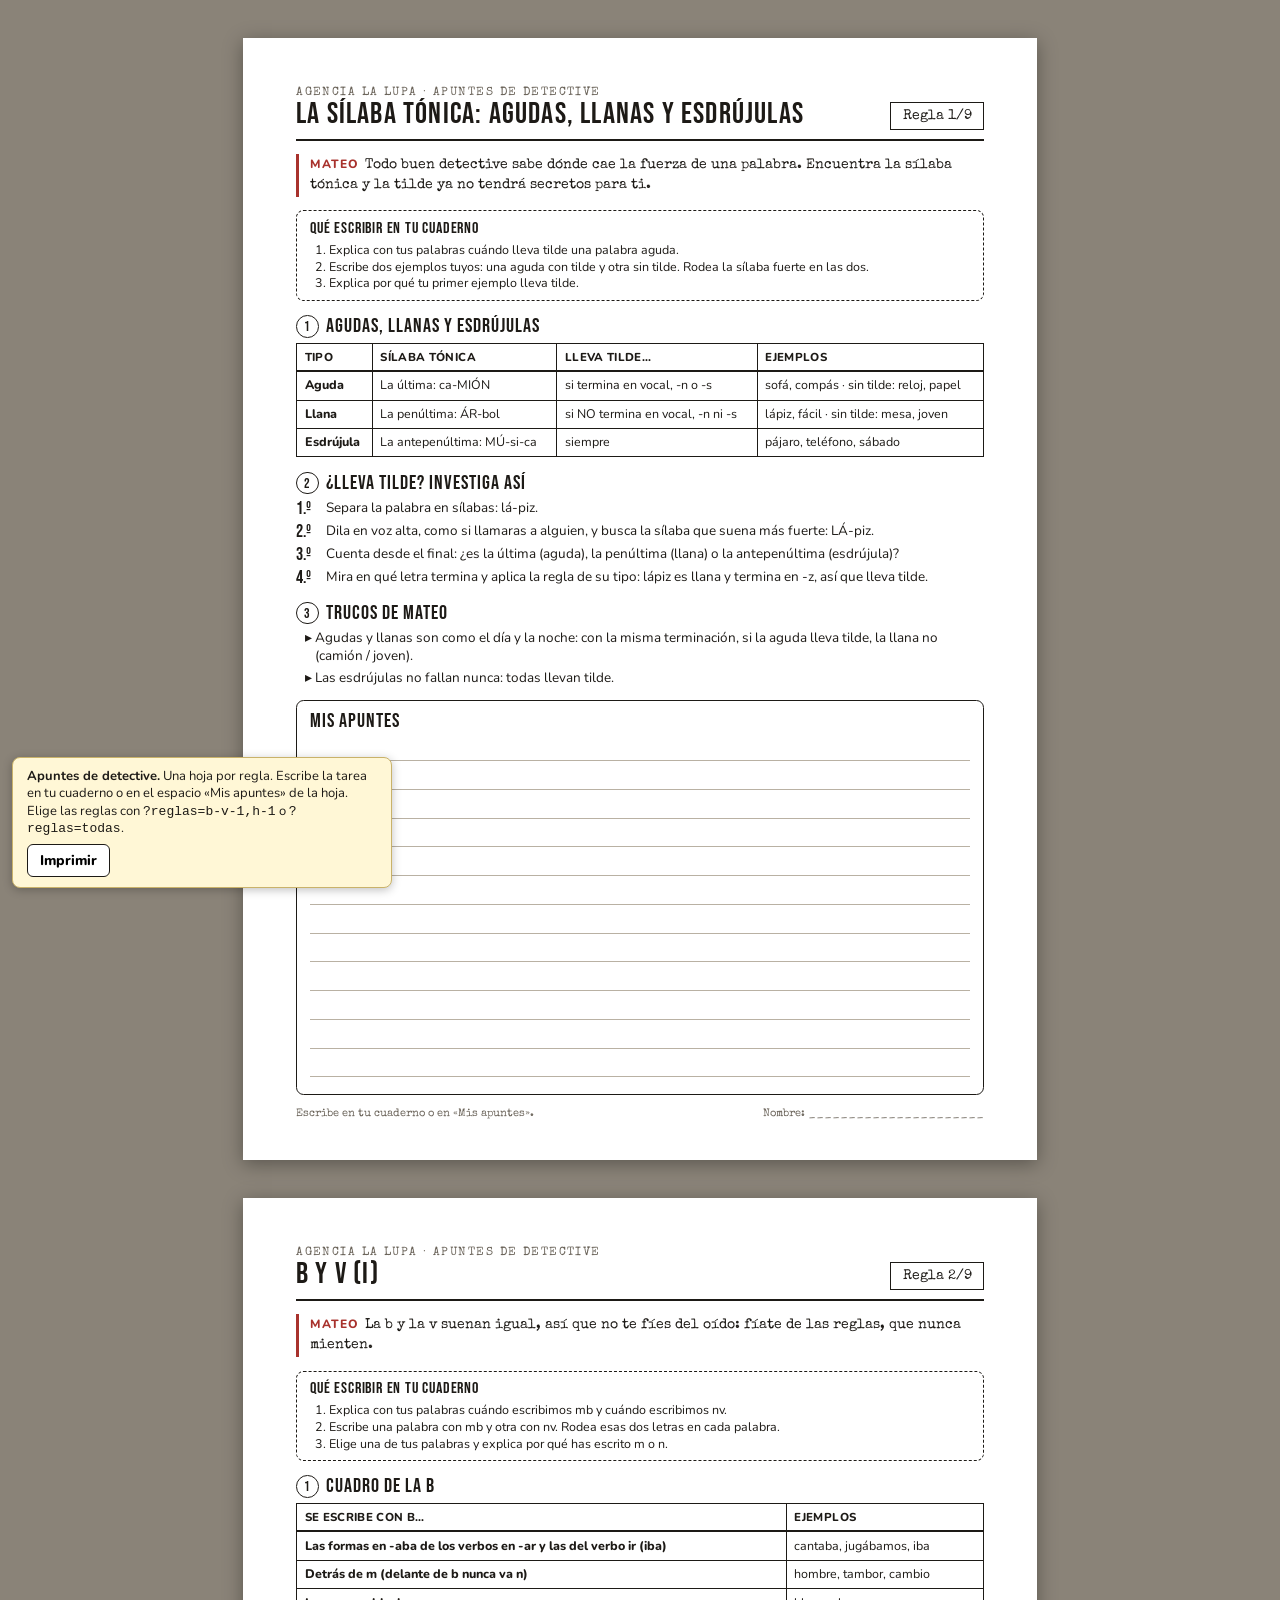
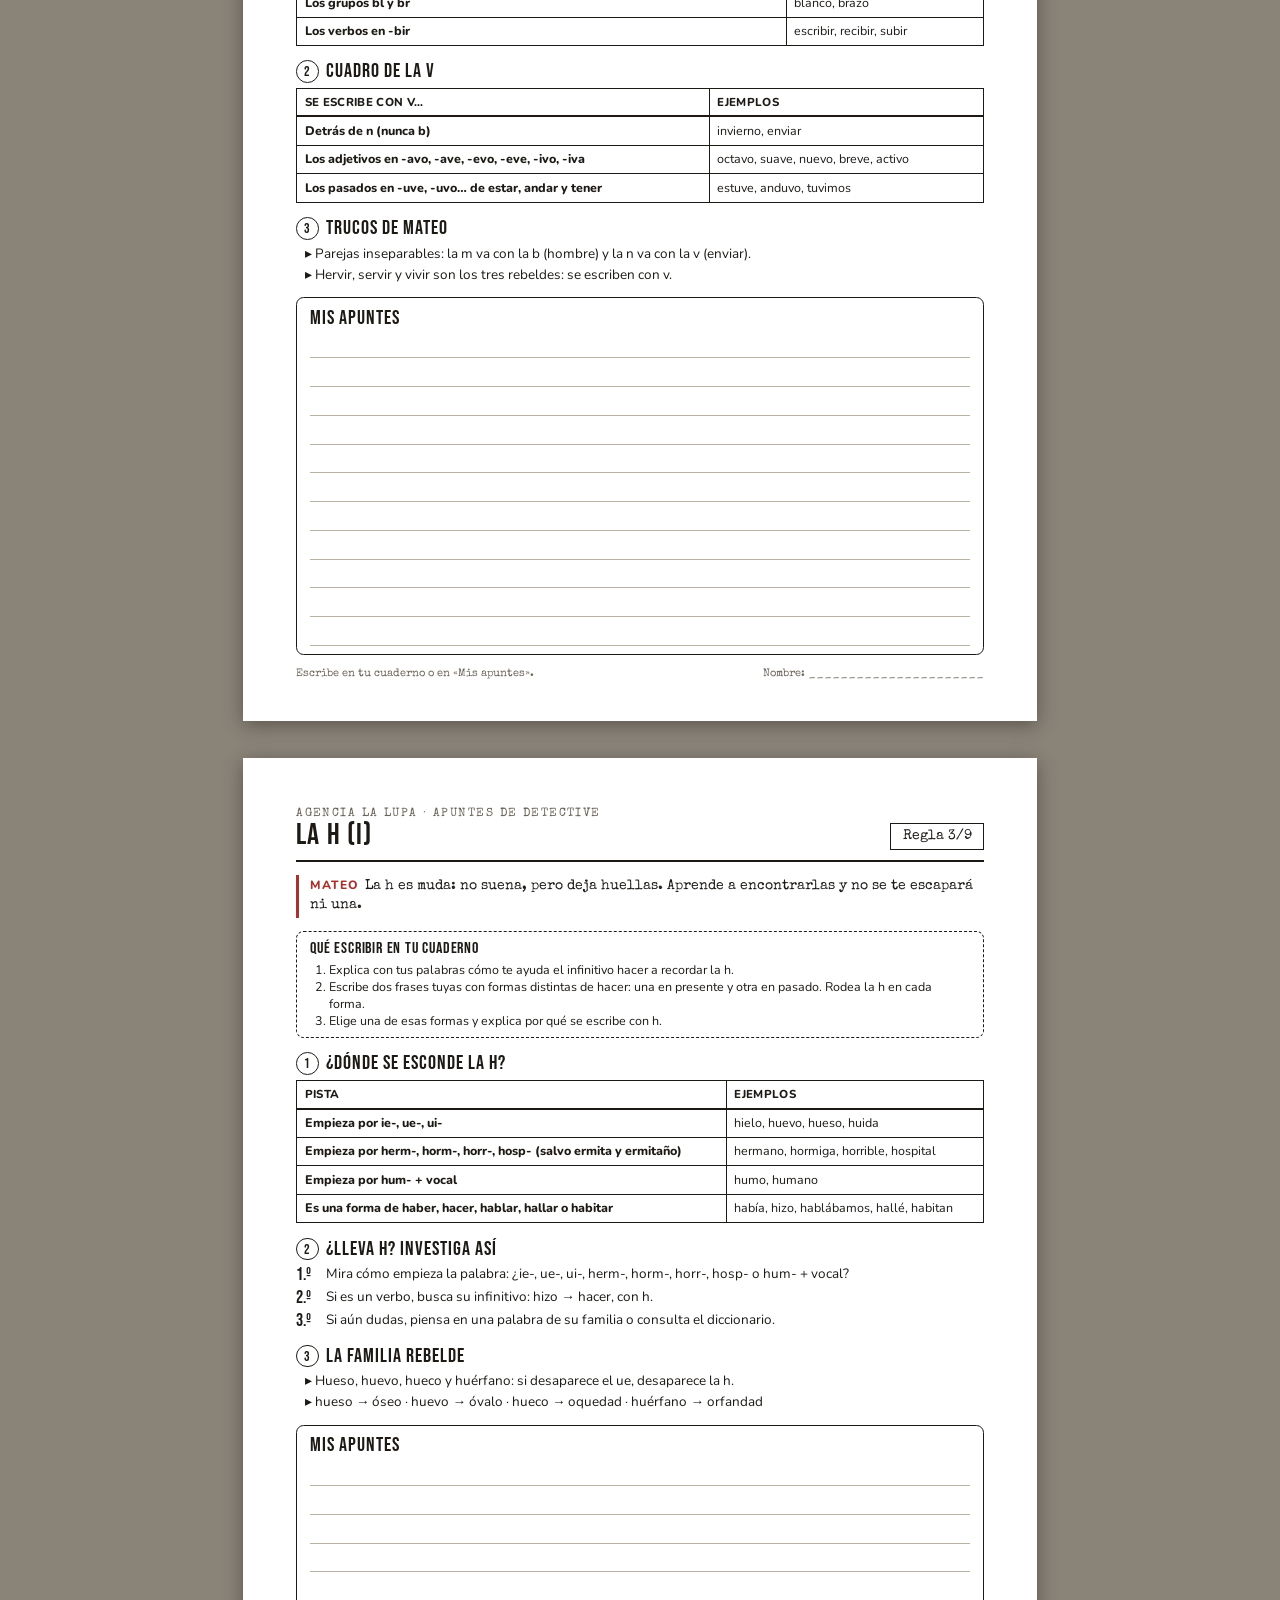
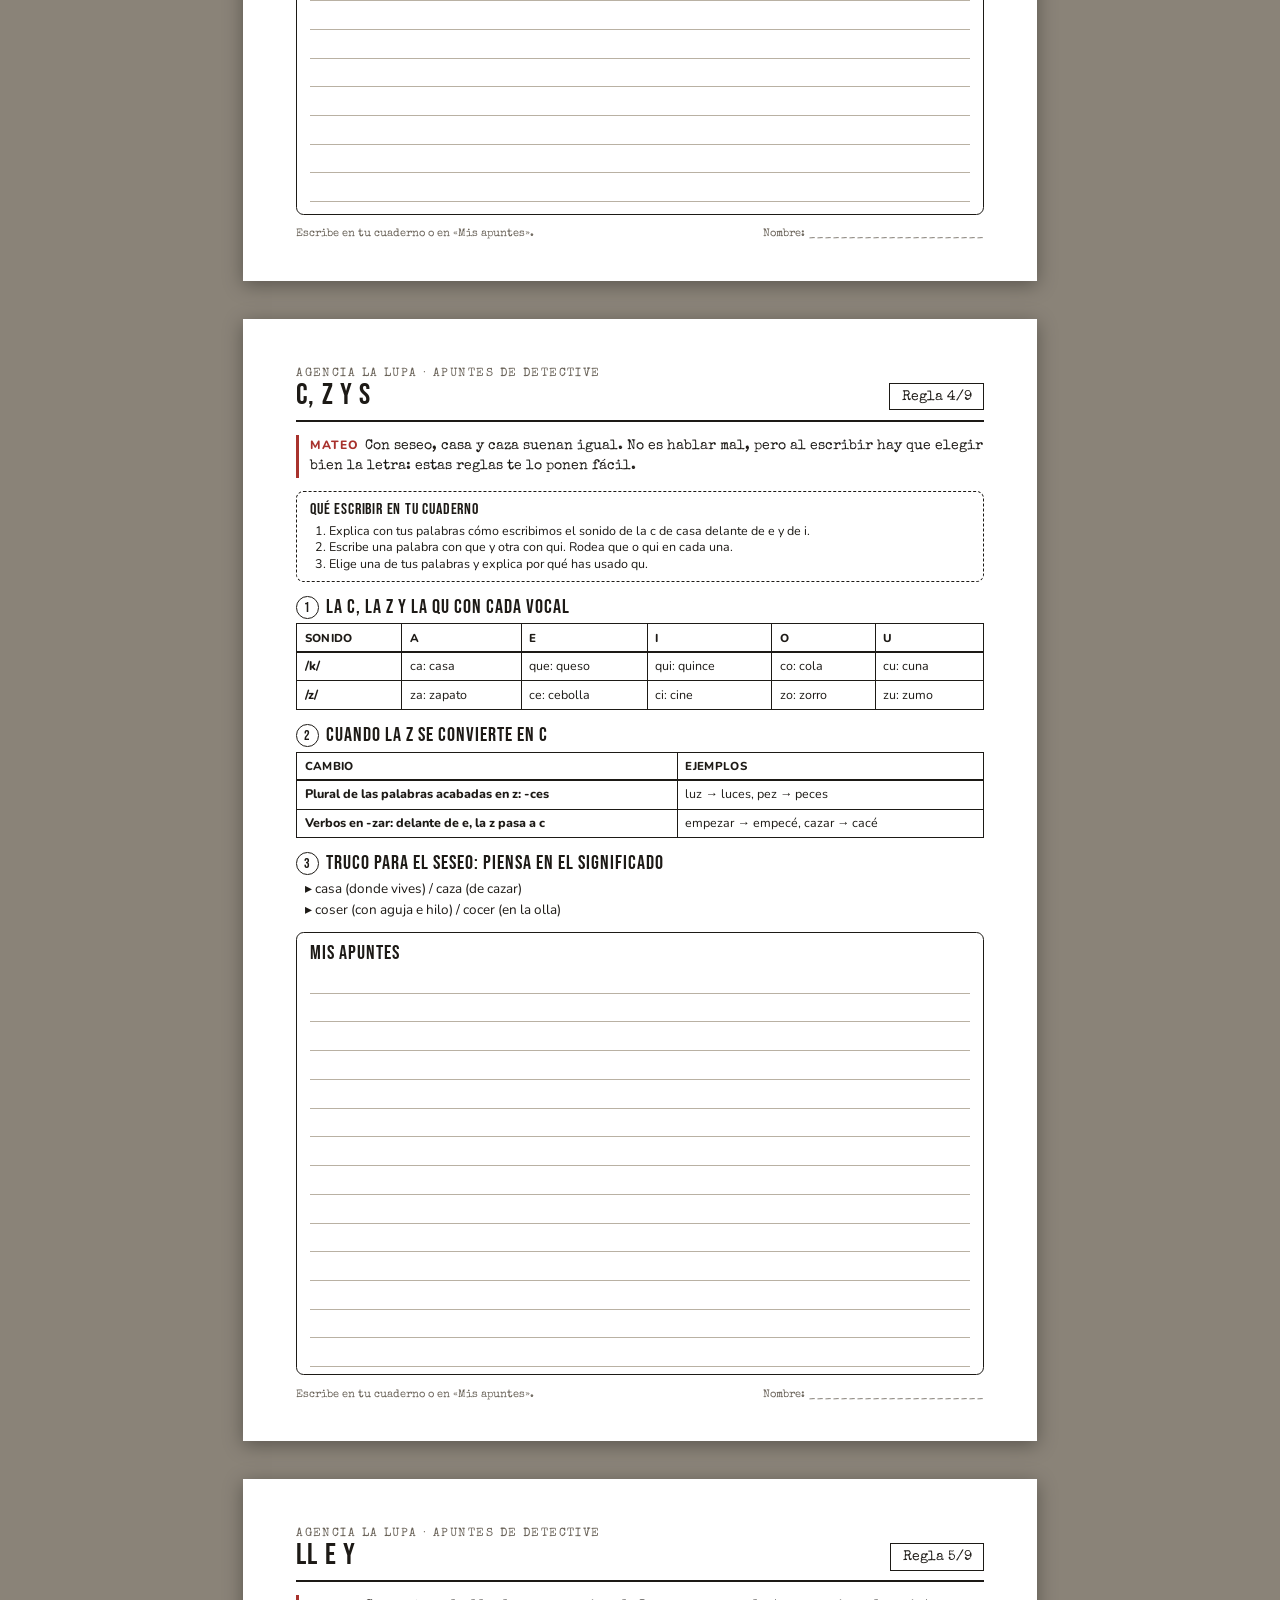
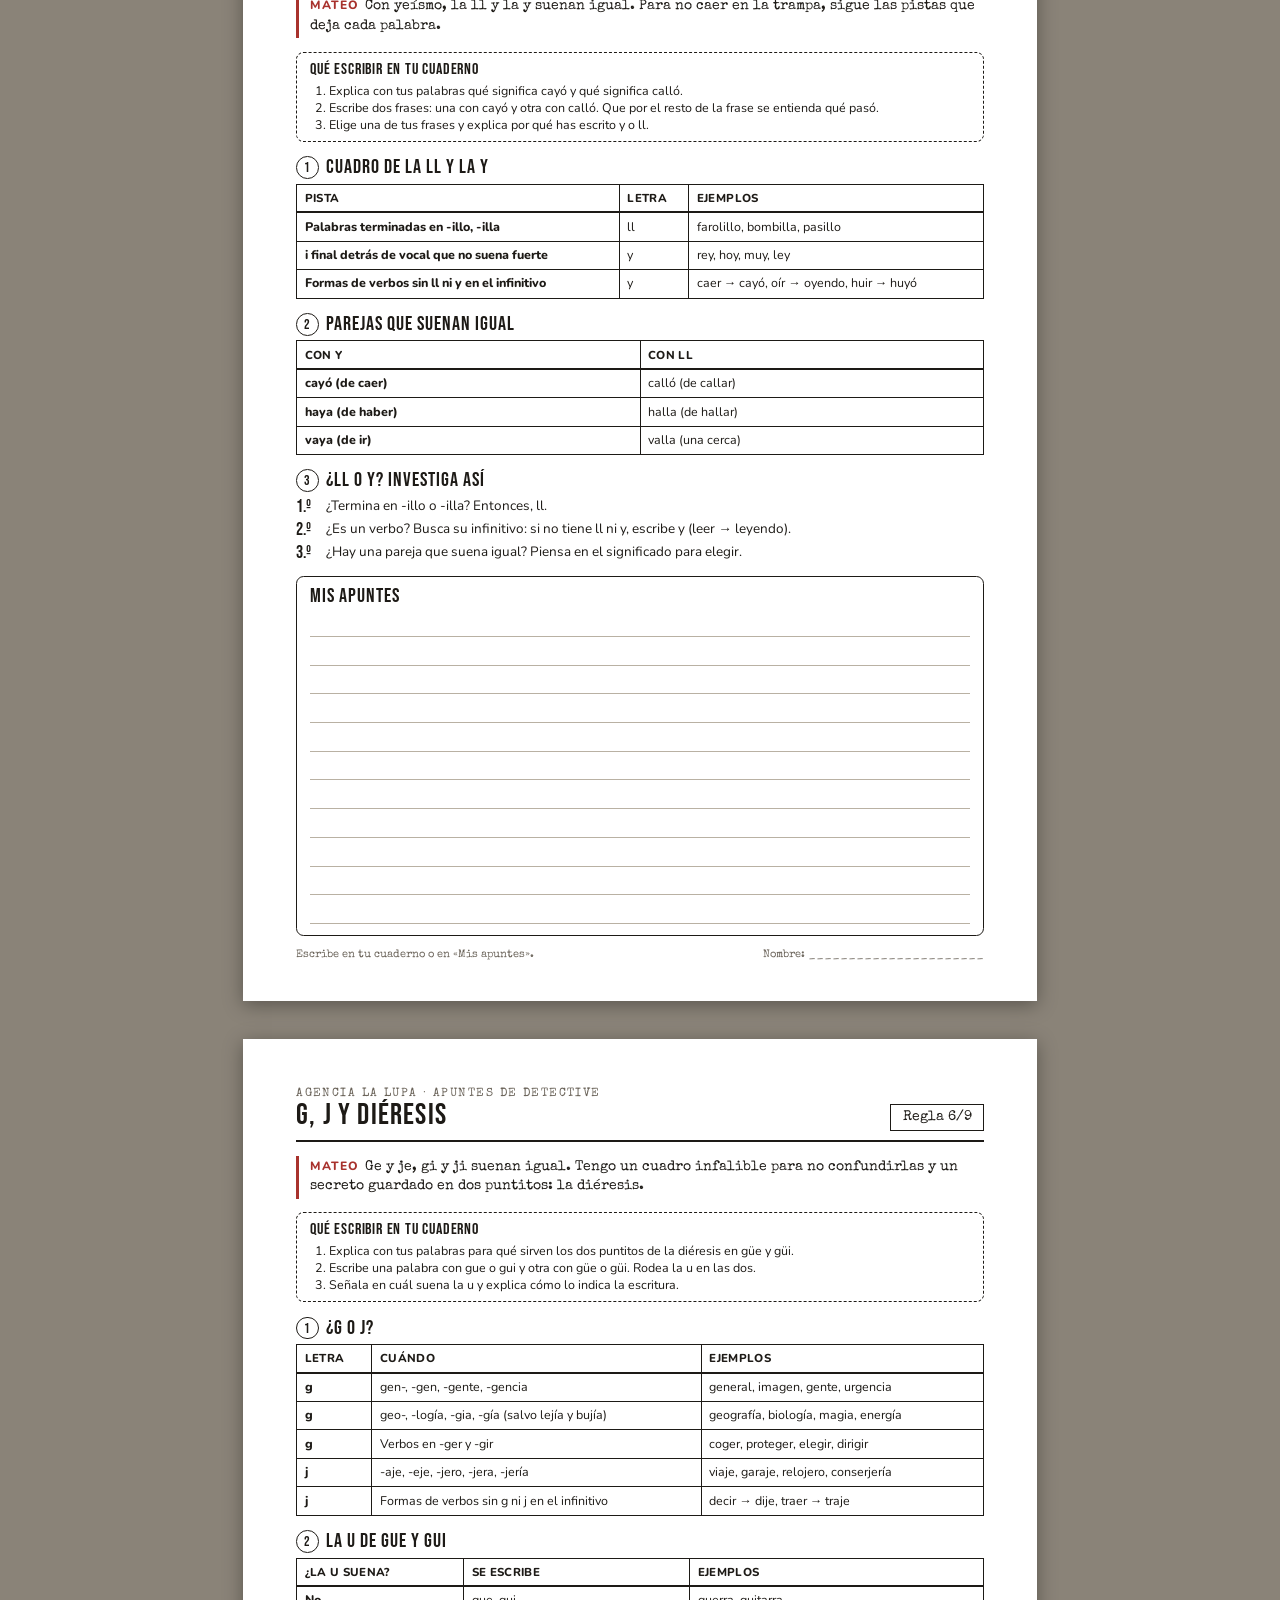
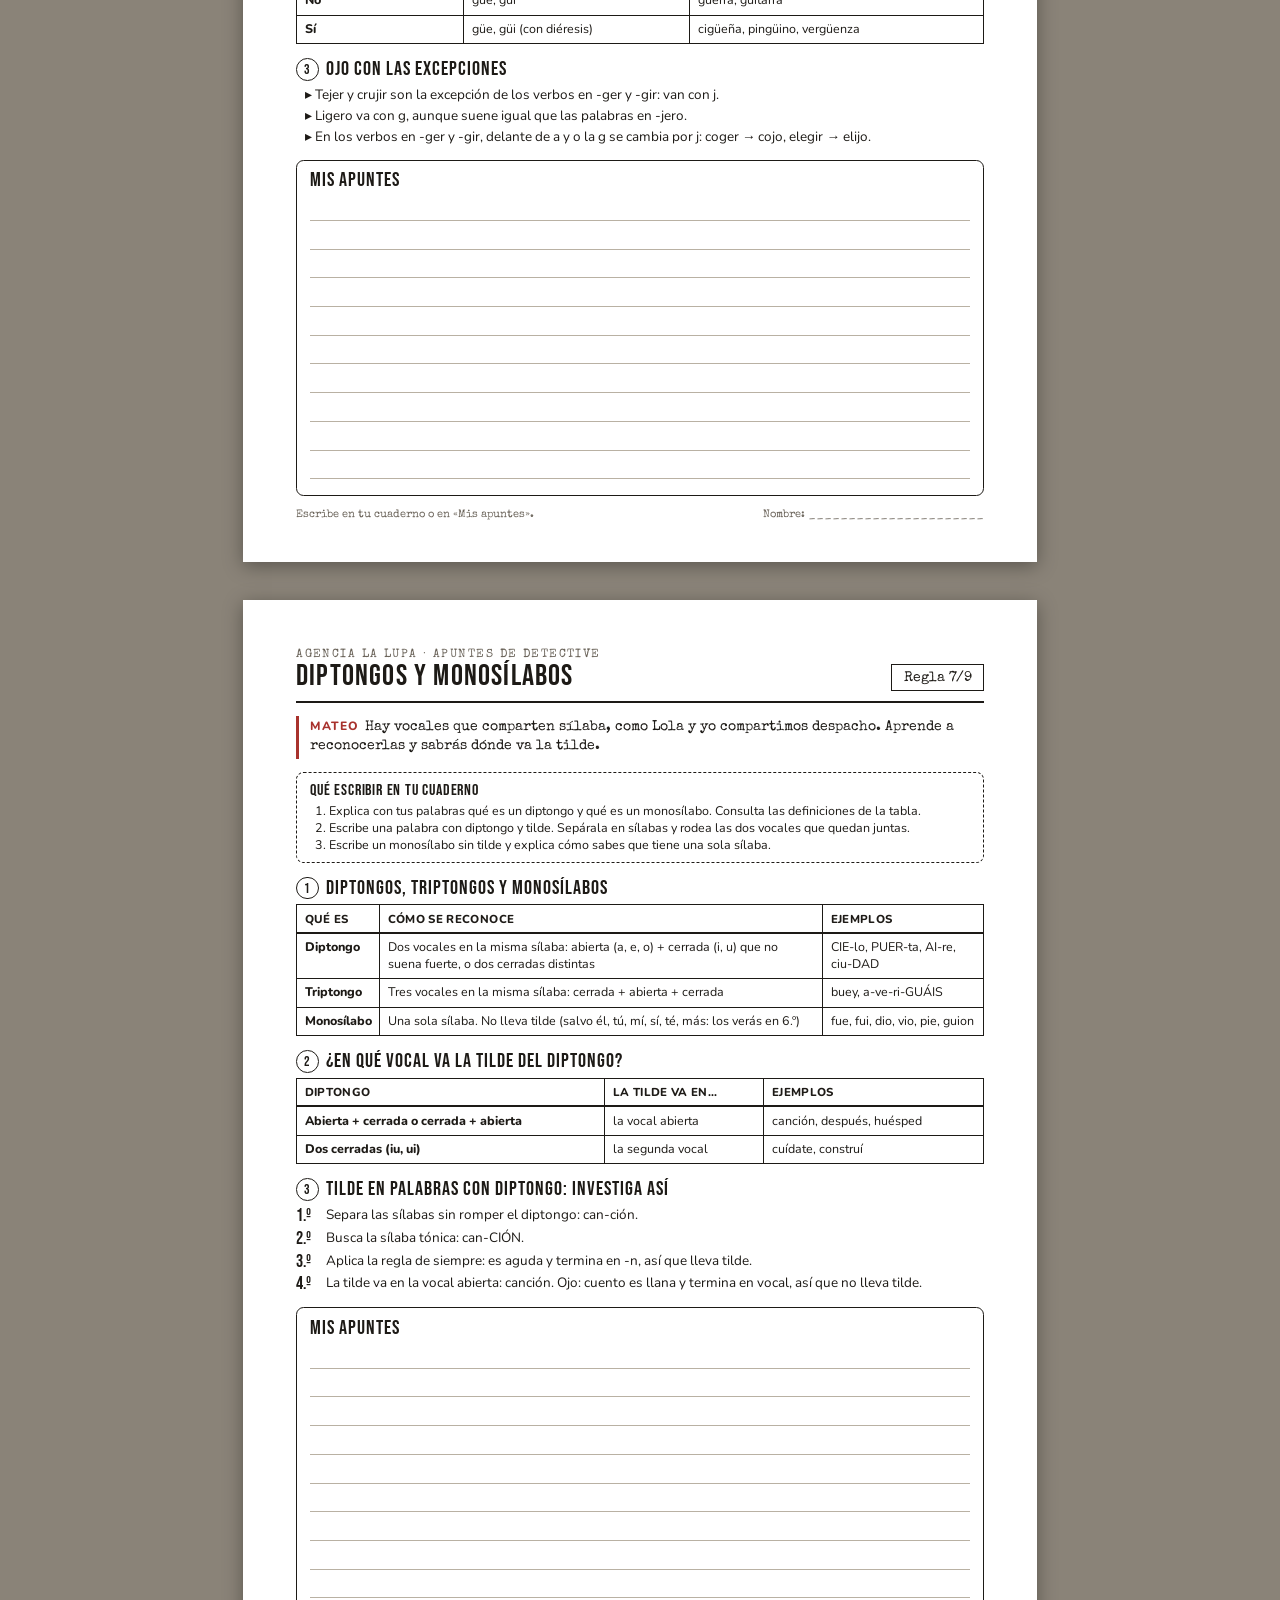
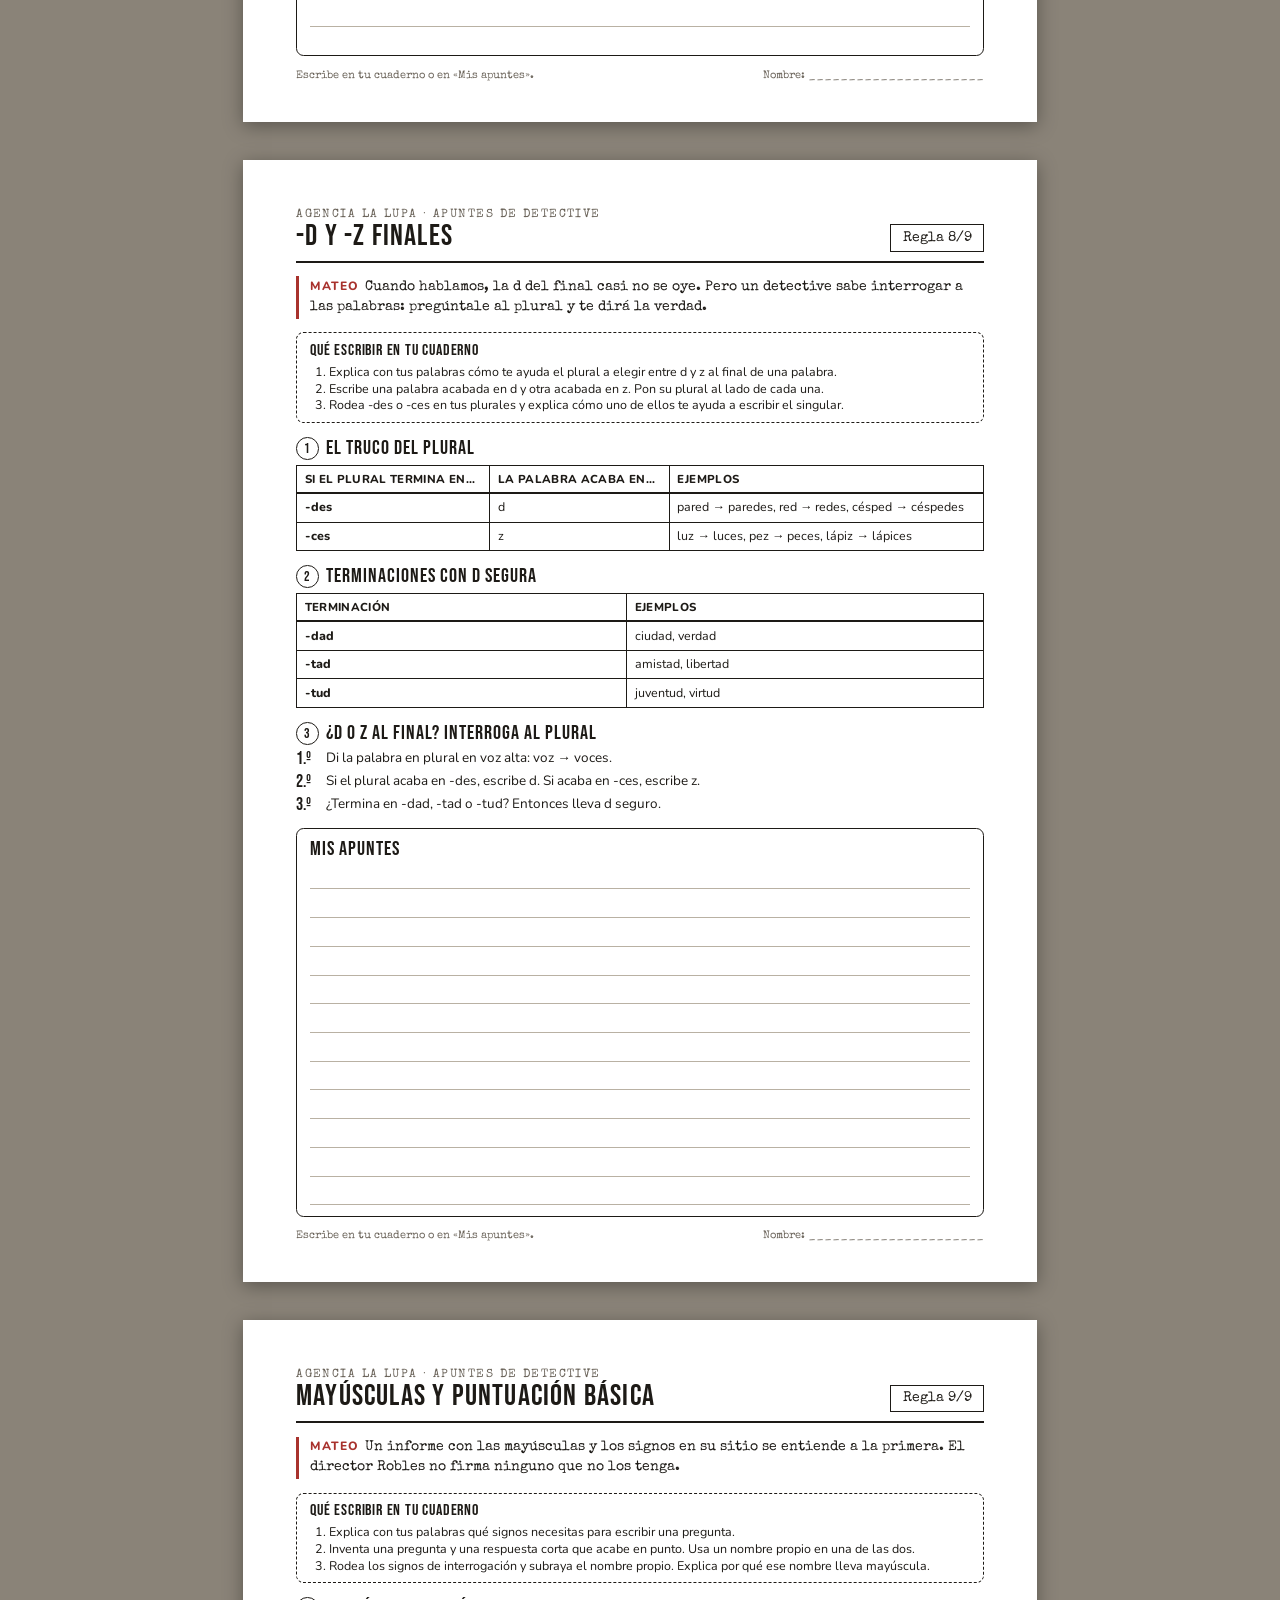
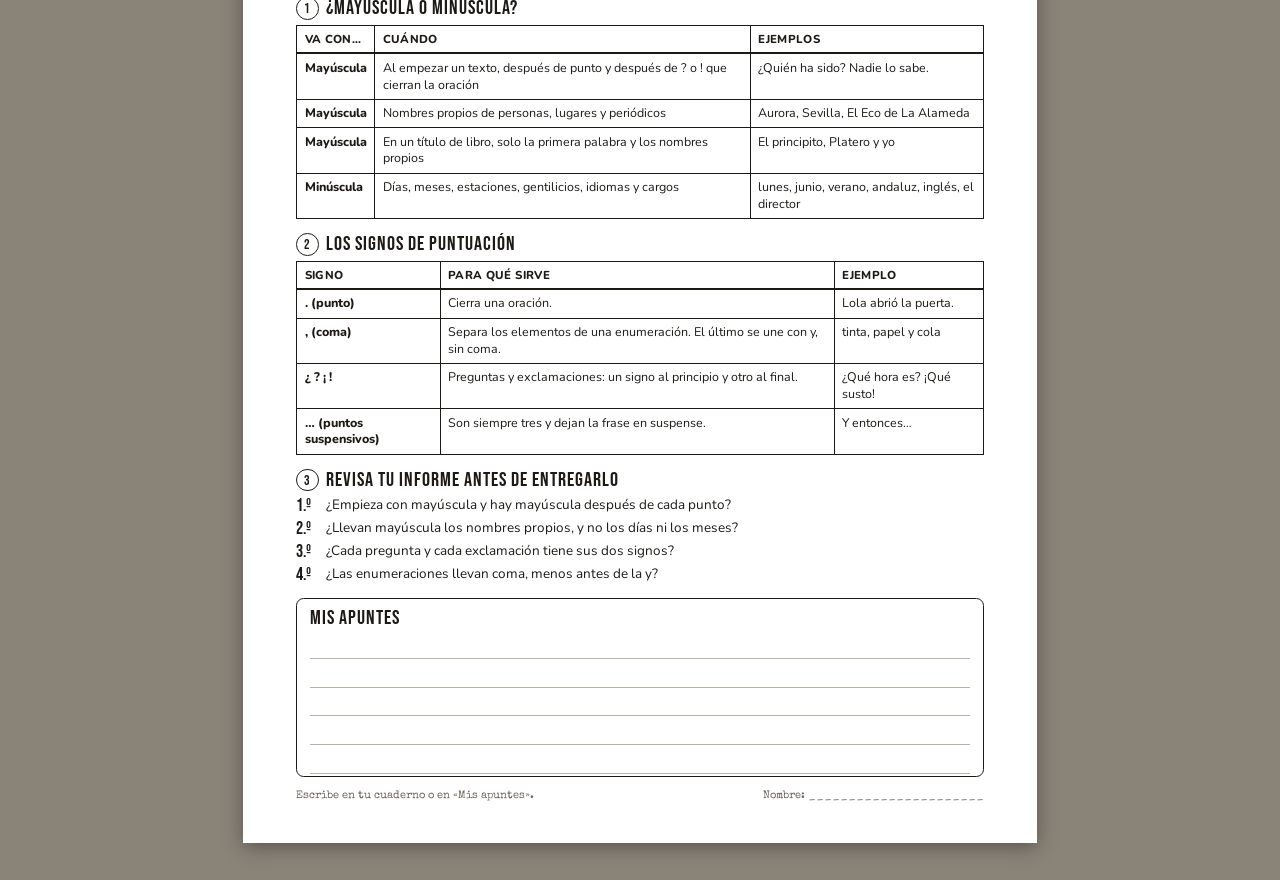
<file: apps/la-lupa/imprimibles/apuntes.html>
<!doctype html>
<html lang="es">
<head>
<meta charset="utf-8">
<meta name="viewport" content="width=device-width, initial-scale=1">
<title>Apuntes de detective · Agencia La Lupa</title>
<link rel="stylesheet" href="../fuentes/fuentes.css">
<style>
  /* Apuntes imprimibles (A4): una hoja por regla con los esquemas de consulta y espacio para escribir.
     Datos: ../datos/academia/apuntes.json + ../datos/reglas.json. ?reglas=b-v-1,h-1 · ?reglas=todas (por defecto). */
  :root { --tinta: #1d1a16; --gris: #6b645a; --linea: #b9b1a3; --acento: #a8322d; }
  * { box-sizing: border-box; }
  html { background: #8a8378; }
  body { margin: 0; font: 13.5px/1.35 "Nunito", sans-serif; color: var(--tinta); }
  .hoja { width: 210mm; height: 297mm; margin: 10mm auto; padding: 13mm 14mm 11mm; background: #fff; overflow: hidden; display: flex; flex-direction: column; gap: 3.5mm; box-shadow: 0 4px 18px rgba(0,0,0,.35); }
  .cab { display: flex; align-items: flex-end; gap: 4mm; border-bottom: 2.5px solid var(--tinta); padding-bottom: 2.5mm; }
  .cab .agencia { font: 12px "Special Elite", monospace; letter-spacing: .12em; color: var(--gris); }
  .cab h1 { margin: 0; font: 30px/1.02 "Bebas Neue", sans-serif; letter-spacing: .04em; }
  .cab .exp { margin-left: auto; font: 14px "Special Elite"; border: 1.5px solid var(--tinta); padding: 1.5mm 3mm; white-space: nowrap; }
  .intro { margin: 0; font: 14px/1.4 "Special Elite", monospace; border-left: 3px solid var(--acento); padding: .5mm 0 .5mm 3mm; }
  .intro b { font: 800 12px "Nunito"; letter-spacing: .08em; color: var(--acento); margin-right: 1.5mm; }
  h2 { margin: 0 0 1.2mm; font: 20px "Bebas Neue", sans-serif; letter-spacing: .05em; }
  h2 .n { display: inline-block; min-width: 6mm; height: 6mm; margin-right: 2mm; border: 1.5px solid var(--tinta); border-radius: 50%; text-align: center; font: 14px/5.6mm "Bebas Neue"; vertical-align: 1px; }
  table { width: 100%; border-collapse: collapse; font-size: 12.5px; table-layout: auto; }
  th, td { border: 1.2px solid var(--tinta); padding: 1.4mm 2mm; text-align: left; vertical-align: top; }
  th { font: 800 11.5px "Nunito"; letter-spacing: .03em; text-transform: uppercase; border-bottom-width: 2px; }
  td:first-child { font-weight: 800; }
  ul.trucos, ol.pasos { margin: 0; padding-left: 5mm; display: grid; gap: .8mm; }
  ul.trucos li::marker { content: "▸ "; }
  ol.pasos { list-style: none; padding-left: 0; }
  ol.pasos li { display: grid; grid-template-columns: 8mm 1fr; }
  ol.pasos li b { font: 18px/1.1 "Bebas Neue"; }
  .completar { border: 1.5px dashed var(--tinta); border-radius: 2mm; padding: 2mm 3.5mm; font-size: 12.5px; }
  .completar b { font: 16px "Bebas Neue"; letter-spacing: .05em; margin-right: 1.5mm; }
  .completar ol { margin: 1mm 0 0; padding-left: 5mm; }
  .mios { flex: 1; min-height: 30mm; border: 1.5px solid var(--tinta); border-radius: 2mm; padding: 2mm 3.5mm 0; overflow: hidden; display: flex; flex-direction: column; }
  .mios h2 { margin: 0; }
  .mios .lineas { flex: 1; overflow: hidden; }
  .mios .lineas i { display: block; height: 7.6mm; border-bottom: 1px solid var(--linea); }
  .nw { white-space: nowrap; }
  .pie { display: flex; justify-content: space-between; font: 11px "Special Elite"; color: var(--gris); }
  .aviso { max-width: 210mm; margin: 10mm auto; background: #fff7d6; border: 1px solid #c9b26a; border-radius: 8px; padding: 10px 14px; font-size: 14px; }
  .controles { position: fixed; left: 12px; bottom: 12px; max-width: 380px; background: #fff7d6; border: 1px solid #c9b26a; border-radius: 8px; padding: 10px 14px; font-size: 13px; box-shadow: 0 2px 10px rgba(0,0,0,.25); }
  .controles button { margin-top: 6px; font: 800 14px "Nunito"; padding: 6px 12px; border-radius: 6px; border: 1px solid var(--tinta); background: #fff; cursor: pointer; }
  @page { size: A4; margin: 0; }
  @media print { html { background: none; } .hoja { margin: 0; box-shadow: none; break-after: page; } .controles, .aviso { display: none; } }
  @media screen and (max-width: 820px) { .hoja { zoom: .45; margin: 4mm; } }
</style>
</head>
<body>
<div id="apuntes"><p class="aviso">Preparando los apuntes…</p></div>
<aside class="controles">
  <b>Apuntes de detective.</b> Una hoja por regla. Escribe la tarea en tu cuaderno o en el espacio «Mis apuntes» de la hoja. Elige las reglas con <code>?reglas=b-v-1,h-1</code> o <code>?reglas=todas</code>.<br>
  <button onclick="print()">Imprimir</button>
</aside>
<script>
"use strict";
const esc = s => String(s ?? "").replace(/[&<>"']/g, c => ({ "&": "&amp;", "<": "&lt;", ">": "&gt;", '"': "&quot;", "'": "&#39;" }[c]));
// Texto de los esquemas: las palabras con guion (-n, ca-MIÓN, MÚ-si-ca) no se parten al final de la línea.
const txt = s => esc(s).replace(/\S*-\S*/g, m => `<span class="nw">${m}</span>`);
const leer = async ruta => { const r = await fetch(ruta); if (!r.ok) throw new Error(ruta); return r.json(); };
function tabla(e) {
  const cab = e.columnas.map(c => `<th>${esc(c)}</th>`).join("");
  const filas = e.filas.map(f => `<tr>${f.map(c => `<td>${txt(c)}</td>`).join("")}</tr>`).join("");
  return `<table><thead><tr>${cab}</tr></thead><tbody>${filas}</tbody></table>`;
}
const lista = e => `<ul class="trucos">${e.puntos.map(p => `<li>${txt(p)}</li>`).join("")}</ul>`;
function pasos(e) {
  return `<ol class="pasos">${e.pasos.map(p => {
    const m = p.match(/^(\d+\.º)\s+(.*)$/);
    return m ? `<li><b>${esc(m[1])}</b><span>${txt(m[2])}</span></li>` : `<li><b></b><span>${txt(p)}</span></li>`;
  }).join("")}</ol>`;
}
const PINTAR = { tabla, lista, pasos };

function hoja(id, a, regla, n, total) {
  const esquemas = a.esquemas.map((e, i) => `<section><h2><span class="n">${i + 1}</span>${esc(e.titulo)}</h2>${(PINTAR[e.tipo] || (() => ""))(e)}</section>`).join("");
  return `<section class="hoja" data-regla="${esc(id)}">
    <header class="cab"><div><div class="agencia">AGENCIA LA LUPA · APUNTES DE DETECTIVE</div><h1>${esc(regla?.nombre || a.titulo)}</h1></div><div class="exp">Regla ${n}/${total}</div></header>
    <p class="intro"><b>MATEO</b>${esc(a.intro)}</p>
    <div class="completar"><b>Qué escribir en tu cuaderno</b><ol>${a.cuaderno.map(tarea => `<li>${txt(tarea)}</li>`).join("")}</ol></div>
    ${esquemas}
    <div class="mios"><h2>Mis apuntes</h2><div class="lineas">${"<i></i>".repeat(24)}</div></div>
    <footer class="pie"><span>Escribe en tu cuaderno o en «Mis apuntes».</span><span>Nombre: ______________________</span></footer>
  </section>`;
}

(async () => {
  const q = new URLSearchParams(location.search);
  const caja = document.querySelector("#apuntes");
  try {
    const [apuntes, reglas] = await Promise.all([leer("../datos/academia/apuntes.json"), leer("../datos/reglas.json")]);
    const todas = Object.keys(apuntes);
    const pedido = (q.get("reglas") || "todas").trim();
    const ids = pedido === "todas" ? todas : pedido.split(",").map(s => s.trim()).filter(Boolean);
    const validos = ids.filter(id => apuntes[id]);
    const desconocidos = ids.filter(id => !apuntes[id]);
    const aviso = desconocidos.length ? `<p class="aviso">Sin apuntes para: ${esc(desconocidos.join(", "))}.</p>` : "";
    caja.innerHTML = aviso + (validos.length
      ? validos.map(id => hoja(id, apuntes[id], reglas[id], todas.indexOf(id) + 1, todas.length)).join("")
      : `<p class="aviso">No hay ninguna regla que imprimir. Prueba con <code>?reglas=todas</code>.</p>`);
  } catch (e) {
    caja.innerHTML = `<p class="aviso">No se han podido cargar los apuntes (${esc(e.message)}). Ábrelos desde el juego o desde un servidor web.</p>`;
  }
})();
</script>
</body>
</html>
</file>
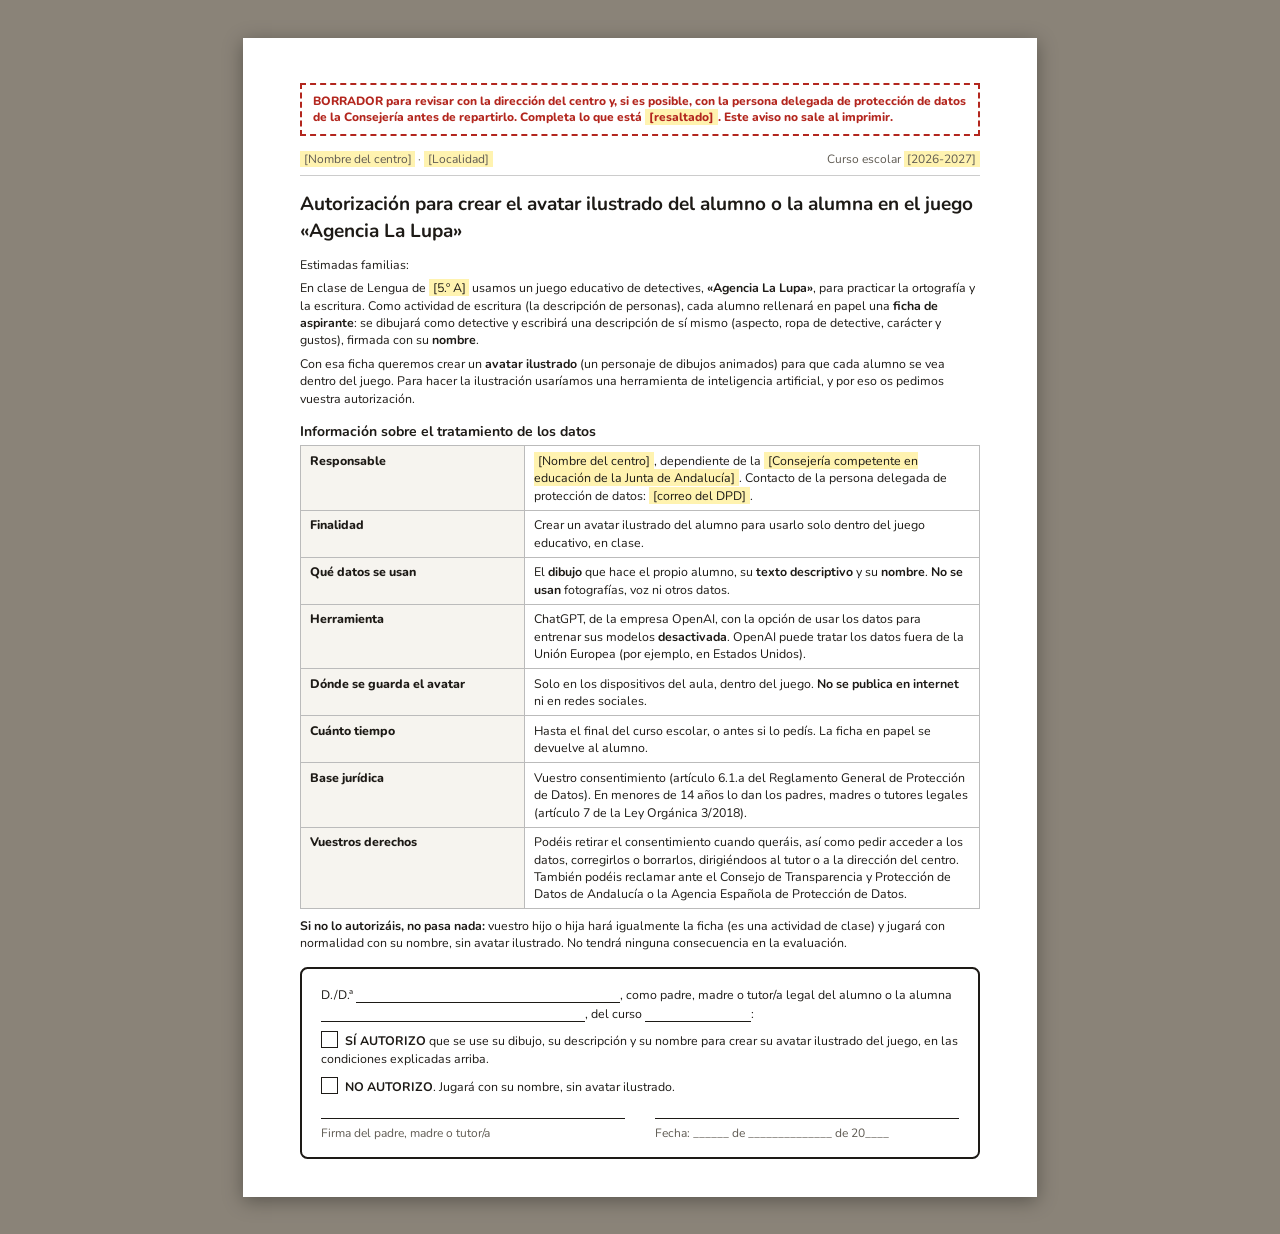
<file: apps/la-lupa/imprimibles/autorizacion-familias.html>
<!doctype html>
<html lang="es">
<head>
<meta charset="utf-8">
<meta name="viewport" content="width=device-width, initial-scale=1">
<title>Autorización de avatares · Agencia La Lupa</title>
<link rel="stylesheet" href="../fuentes/fuentes.css">
<style>
  /* Borrador imprimible (A4). Los [corchetes] se completan antes de imprimir. */
  :root { --tinta: #1d1a16; --gris: #5f5a52; --marca: #fff3b0; }
  * { box-sizing: border-box; }
  html { background: #8a8378; }
  body { margin: 0; font: 12.4px/1.4 "Nunito", sans-serif; color: var(--tinta); }
  .hoja { width: 210mm; min-height: 297mm; margin: 10mm auto; padding: 12mm 15mm 10mm; background: #fff; box-shadow: 0 4px 18px rgba(0,0,0,.35); }
  .borrador { border: 2px dashed #b3261e; color: #b3261e; font-weight: 800; padding: 2mm 3mm; margin-bottom: 4mm; font-size: 12px; }
  .centro { display: flex; justify-content: space-between; color: var(--gris); font-size: 12px; border-bottom: 1px solid #ccc; padding-bottom: 2mm; margin-bottom: 4mm; }
  h1 { font-size: 19px; margin: 0 0 3mm; }
  h2 { font-size: 14px; margin: 4mm 0 1mm; }
  p, li { margin: 0 0 1.6mm; }
  ul { margin: 0 0 1mm; padding-left: 5mm; }
  .c { background: var(--marca); padding: 0 1mm; }
  table { width: 100%; border-collapse: collapse; margin: 1mm 0 2mm; font-size: 12.4px; }
  td { border: 1px solid #bbb; padding: 1.5mm 2.5mm; vertical-align: top; }
  td:first-child { width: 33%; font-weight: 800; background: #f6f4ef; }
  .respuesta { border: 2px solid var(--tinta); border-radius: 2mm; padding: 4mm 5mm; margin-top: 4mm; page-break-inside: avoid; }
  .raya { display: inline-block; border-bottom: 1px solid var(--tinta); min-width: 70mm; height: 5mm; vertical-align: bottom; }
  .raya.corta { min-width: 28mm; }
  .opcion { margin: 2.5mm 0; }
  .opcion::before { content: ""; display: inline-block; width: 4mm; height: 4mm; border: 1.5px solid var(--tinta); margin-right: 2mm; vertical-align: -0.7mm; }
  .firmas { display: grid; grid-template-columns: 1fr 1fr; gap: 8mm; margin-top: 6mm; }
  .firmas div { border-top: 1px solid var(--tinta); padding-top: 1.5mm; font-size: 12px; color: var(--gris); }
  @page { size: A4; margin: 0; }
  @media print { html { background: none; } .hoja { margin: 0; box-shadow: none; } .borrador { display: none; } .c { background: none; } }
  @media screen and (max-width: 820px) { .hoja { zoom: .45; margin: 4mm; } }
</style>
</head>
<body>
<section class="hoja">
  <p class="borrador">BORRADOR para revisar con la dirección del centro y, si es posible, con la persona delegada de protección de datos de la Consejería antes de repartirlo. Completa lo que está <span class="c">[resaltado]</span>. Este aviso no sale al imprimir.</p>

  <div class="centro"><span><span class="c">[Nombre del centro]</span> · <span class="c">[Localidad]</span></span><span>Curso escolar <span class="c">[2026-2027]</span></span></div>

  <h1>Autorización para crear el avatar ilustrado del alumno o la alumna en el juego «Agencia La Lupa»</h1>

  <p>Estimadas familias:</p>
  <p>En clase de Lengua de <span class="c">[5.º A]</span> usamos un juego educativo de detectives, <b>«Agencia La Lupa»</b>, para practicar la ortografía y la escritura. Como actividad de escritura (la descripción de personas), cada alumno rellenará en papel una <b>ficha de aspirante</b>: se dibujará como detective y escribirá una descripción de sí mismo (aspecto, ropa de detective, carácter y gustos), firmada con su <b>nombre</b>.</p>
  <p>Con esa ficha queremos crear un <b>avatar ilustrado</b> (un personaje de dibujos animados) para que cada alumno se vea dentro del juego. Para hacer la ilustración usaríamos una herramienta de inteligencia artificial, y por eso os pedimos vuestra autorización.</p>

  <h2>Información sobre el tratamiento de los datos</h2>
  <table>
    <tr><td>Responsable</td><td><span class="c">[Nombre del centro]</span>, dependiente de la <span class="c">[Consejería competente en educación de la Junta de Andalucía]</span>. Contacto de la persona delegada de protección de datos: <span class="c">[correo del DPD]</span>.</td></tr>
    <tr><td>Finalidad</td><td>Crear un avatar ilustrado del alumno para usarlo solo dentro del juego educativo, en clase.</td></tr>
    <tr><td>Qué datos se usan</td><td>El <b>dibujo</b> que hace el propio alumno, su <b>texto descriptivo</b> y su <b>nombre</b>. <b>No se usan</b> fotografías, voz ni otros datos.</td></tr>
    <tr><td>Herramienta</td><td>ChatGPT, de la empresa OpenAI, con la opción de usar los datos para entrenar sus modelos <b>desactivada</b>. OpenAI puede tratar los datos fuera de la Unión Europea (por ejemplo, en Estados Unidos).</td></tr>
    <tr><td>Dónde se guarda el avatar</td><td>Solo en los dispositivos del aula, dentro del juego. <b>No se publica en internet</b> ni en redes sociales.</td></tr>
    <tr><td>Cuánto tiempo</td><td>Hasta el final del curso escolar, o antes si lo pedís. La ficha en papel se devuelve al alumno.</td></tr>
    <tr><td>Base jurídica</td><td>Vuestro consentimiento (artículo 6.1.a del Reglamento General de Protección de Datos). En menores de 14 años lo dan los padres, madres o tutores legales (artículo 7 de la Ley Orgánica 3/2018).</td></tr>
    <tr><td>Vuestros derechos</td><td>Podéis retirar el consentimiento cuando queráis, así como pedir acceder a los datos, corregirlos o borrarlos, dirigiéndoos al tutor o a la dirección del centro. También podéis reclamar ante el Consejo de Transparencia y Protección de Datos de Andalucía o la Agencia Española de Protección de Datos.</td></tr>
  </table>
  <p><b>Si no lo autorizáis, no pasa nada:</b> vuestro hijo o hija hará igualmente la ficha (es una actividad de clase) y jugará con normalidad con su nombre, sin avatar ilustrado. No tendrá ninguna consecuencia en la evaluación.</p>

  <div class="respuesta">
    <p>D./D.ª <span class="raya"></span>, como padre, madre o tutor/a legal del alumno o la alumna <span class="raya"></span>, del curso <span class="raya corta"></span>:</p>
    <p class="opcion"><b>SÍ AUTORIZO</b> que se use su dibujo, su descripción y su nombre para crear su avatar ilustrado del juego, en las condiciones explicadas arriba.</p>
    <p class="opcion"><b>NO AUTORIZO</b>. Jugará con su nombre, sin avatar ilustrado.</p>
    <div class="firmas">
      <div>Firma del padre, madre o tutor/a</div>
      <div>Fecha: ______ de ______________ de 20____</div>
    </div>
  </div>
</section>
</body>
</html>
</file>
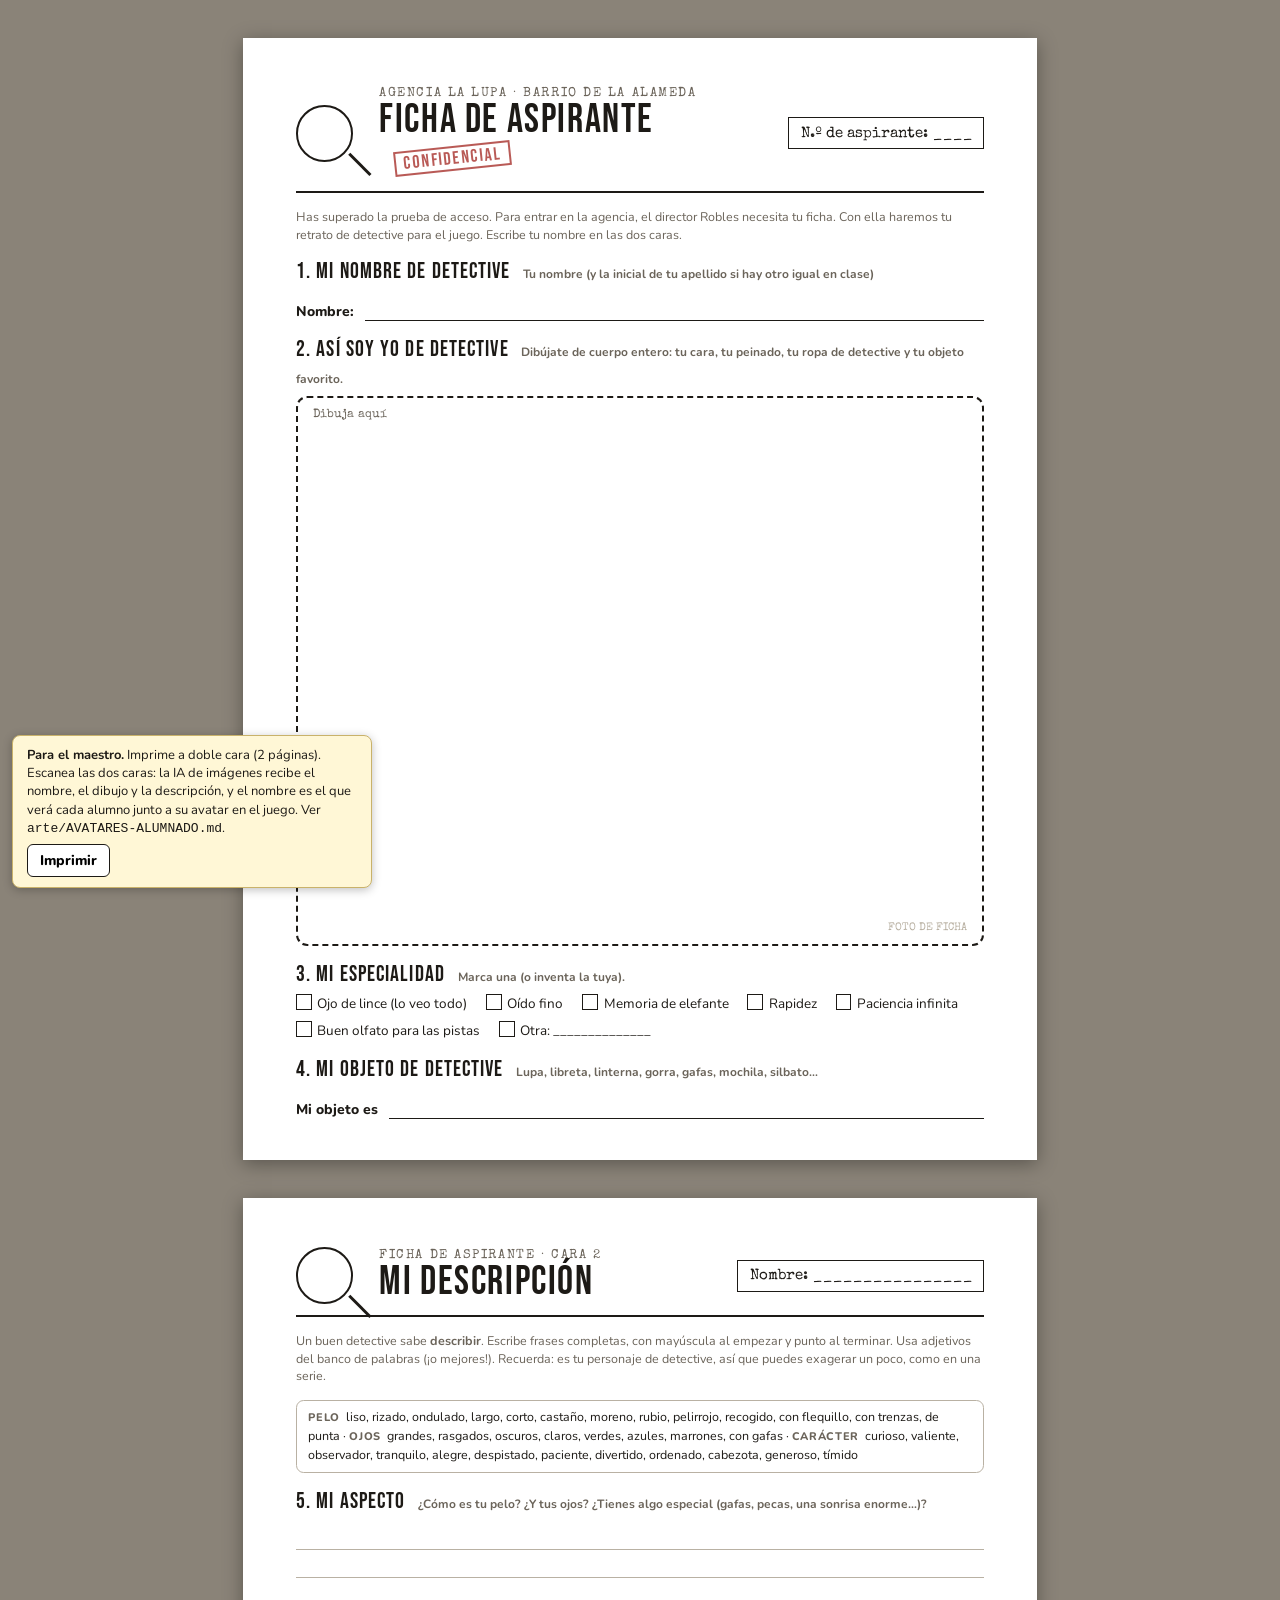
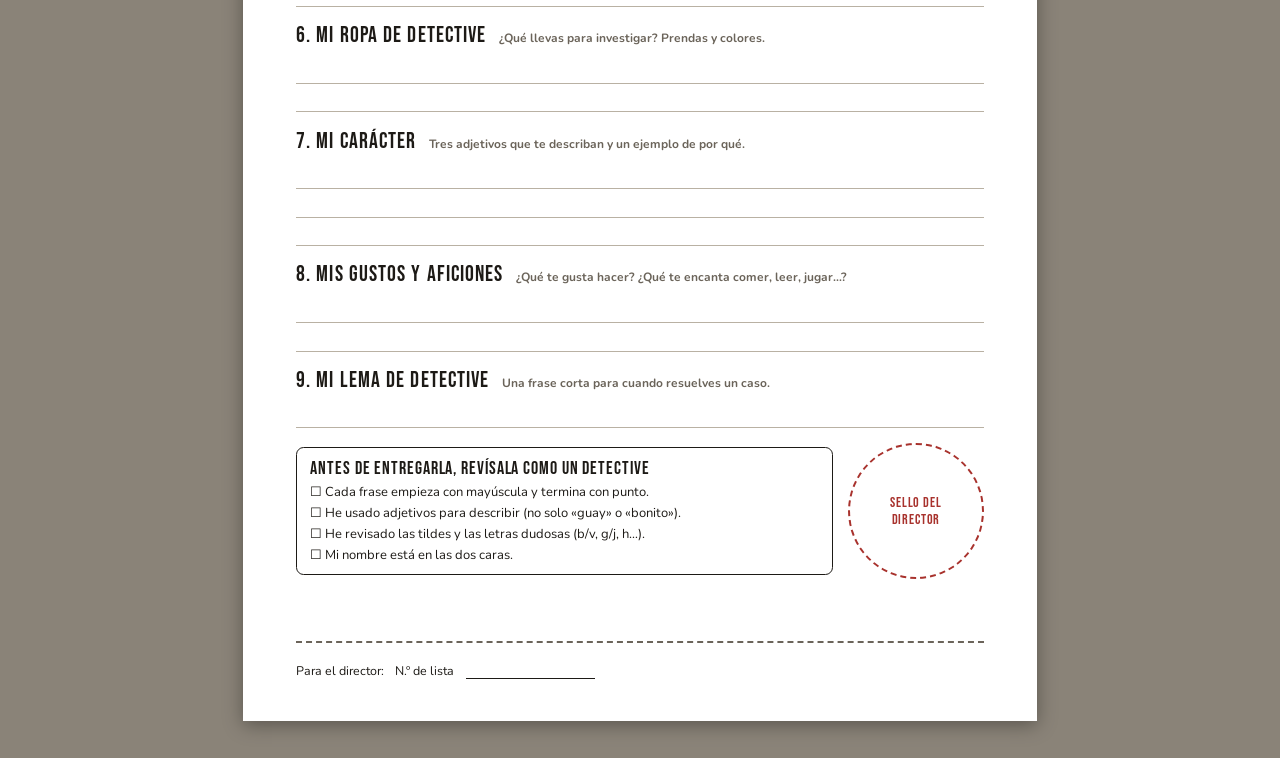
<file: apps/la-lupa/imprimibles/ficha-aspirante.html>
<!doctype html>
<html lang="es">
<head>
<meta charset="utf-8">
<meta name="viewport" content="width=device-width, initial-scale=1">
<title>Ficha de aspirante · Agencia La Lupa</title>
<link rel="stylesheet" href="../fuentes/fuentes.css">
<style>
  /* Ficha imprimible A4 a dos caras. Pensada para gastar poca tinta: líneas finas, sin fondos oscuros. */
  :root { --tinta: #1d1a16; --gris: #6b645a; --linea: #b9b1a3; --acento: #a8322d; }
  * { box-sizing: border-box; }
  html { background: #8a8378; }
  body { margin: 0; font: 15px/1.4 "Nunito", sans-serif; color: var(--tinta); }
  .hoja { width: 210mm; height: 297mm; margin: 10mm auto; padding: 13mm 14mm 11mm; background: #fff; position: relative; overflow: hidden; display: flex; flex-direction: column; gap: 4mm; box-shadow: 0 4px 18px rgba(0,0,0,.35); }
  .cabecera { display: flex; align-items: center; gap: 4mm; border-bottom: 2.5px solid var(--tinta); padding-bottom: 3mm; }
  .lupa { width: 15mm; height: 15mm; border: 2.5px solid var(--tinta); border-radius: 50%; position: relative; flex: none; }
  .lupa::after { content: ""; position: absolute; width: 8mm; height: 2.5px; background: var(--tinta); right: -6.5mm; bottom: -1.5mm; transform: rotate(45deg); }
  .titulos { flex: 1; margin-left: 3mm; }
  .agencia { font: 13px "Special Elite", monospace; letter-spacing: .12em; color: var(--gris); }
  h1 { margin: 0; font: 40px/1 "Bebas Neue", sans-serif; letter-spacing: .04em; }
  .num { font: 15px "Special Elite", monospace; border: 1.5px solid var(--tinta); padding: 2mm 3mm; white-space: nowrap; }
  .confidencial { display: inline-block; vertical-align: 2mm; margin-left: 4mm; transform: rotate(-6deg); border: 2px solid var(--acento); color: var(--acento); font: 18px "Bebas Neue"; letter-spacing: .1em; padding: 0 2mm; opacity: .8; }
  h2 { margin: 0; font: 22px "Bebas Neue", sans-serif; letter-spacing: .05em; }
  h2 small { font: 700 12px "Nunito"; color: var(--gris); letter-spacing: 0; margin-left: 2mm; }
  .campo { display: flex; align-items: flex-end; gap: 3mm; font: 800 14px "Nunito"; }
  .campo .raya { flex: 1; border-bottom: 1.5px solid var(--tinta); height: 8mm; }
  .ayuda { font-size: 12.5px; color: var(--gris); margin: 0; }
  .dibujo { flex: 1; border: 2px dashed var(--tinta); border-radius: 3mm; position: relative; min-height: 120mm; }
  .dibujo span { position: absolute; left: 4mm; top: 3mm; font: 12px "Special Elite"; color: var(--gris); }
  .esquinas::before, .esquinas::after { content: "FOTO DE FICHA"; position: absolute; right: 4mm; bottom: 3mm; font: 11px "Special Elite"; color: var(--linea); }
  .esquinas::after { content: ""; }
  .lineas { display: grid; gap: 0; }
  .lineas i { display: block; height: 7.6mm; border-bottom: 1px solid var(--linea); }
  .bloque { display: grid; gap: 1.5mm; }
  .banco { border: 1px solid var(--linea); border-radius: 2mm; padding: 2mm 3mm; font-size: 12.5px; line-height: 1.5; }
  .banco b { font: 800 11px "Nunito"; text-transform: uppercase; letter-spacing: .06em; color: var(--gris); margin-right: 1.5mm; }
  .opciones { display: flex; flex-wrap: wrap; gap: 2mm 5mm; font-size: 13.5px; }
  .opciones label::before { content: ""; display: inline-block; width: 3.6mm; height: 3.6mm; border: 1.5px solid var(--tinta); margin-right: 1.5mm; vertical-align: -0.5mm; }
  .pie { display: grid; grid-template-columns: 1fr 36mm; gap: 4mm; align-items: center; }
  .revisa { border: 1.5px solid var(--tinta); border-radius: 2mm; padding: 2.5mm 3.5mm; font-size: 13px; }
  .revisa h3 { margin: 0 0 1mm; font: 18px "Bebas Neue"; letter-spacing: .05em; }
  .revisa ul { margin: 0; padding: 0; list-style: none; display: grid; gap: .8mm; }
  .revisa li::before { content: "☐ "; }
  .sello { border: 2px dashed var(--acento); border-radius: 50%; aspect-ratio: 1; display: grid; place-items: center; text-align: center; color: var(--acento); font: 14px "Bebas Neue"; letter-spacing: .06em; padding: 4mm; }
  .recorte { margin-top: auto; border-top: 2px dashed var(--gris); padding-top: 2.5mm; display: flex; align-items: flex-end; gap: 3mm; font-size: 12.5px; }
  .recorte .tijera { font-size: 16px; }
  .recorte .raya { flex: 1; border-bottom: 1.5px solid var(--tinta); height: 7mm; }
  .nota-maestro { position: fixed; left: 12px; bottom: 12px; max-width: 360px; background: #fff7d6; border: 1px solid #c9b26a; border-radius: 8px; padding: 10px 14px; font-size: 13px; box-shadow: 0 2px 10px rgba(0,0,0,.25); }
  .nota-maestro button { margin-top: 6px; font: 800 14px "Nunito"; padding: 6px 12px; border-radius: 6px; border: 1px solid var(--tinta); background: #fff; cursor: pointer; }
  @page { size: A4; margin: 0; }
  @media print {
    html { background: none; }
    .hoja { margin: 0; box-shadow: none; page-break-after: always; break-after: page; }
    .nota-maestro { display: none; }
  }
  @media screen and (max-width: 820px) {
    .hoja { transform-origin: top left; zoom: .45; margin: 4mm; }
  }
</style>
</head>
<body>

<!-- ═════════ CARA 1 ═════════ -->
<section class="hoja">
  <header class="cabecera">
    <div class="lupa" aria-hidden="true"></div>
    <div class="titulos">
      <div class="agencia">AGENCIA LA LUPA · BARRIO DE LA ALAMEDA</div>
      <h1>Ficha de aspirante <span class="confidencial">Confidencial</span></h1>
    </div>
    <div class="num">N.º de aspirante: ____</div>
  </header>

  <p class="ayuda">Has superado la prueba de acceso. Para entrar en la agencia, el director Robles necesita tu ficha. Con ella haremos tu retrato de detective para el juego. Escribe tu nombre en las dos caras.</p>

  <div class="bloque">
    <h2>1. Mi nombre de detective <small>Tu nombre (y la inicial de tu apellido si hay otro igual en clase)</small></h2>
    <div class="campo">Nombre:<span class="raya"></span></div>
  </div>

  <div class="bloque" style="flex:1; display:flex; flex-direction:column;">
    <h2>2. Así soy yo de detective <small>Dibújate de cuerpo entero: tu cara, tu peinado, tu ropa de detective y tu objeto favorito.</small></h2>
    <div class="dibujo esquinas"><span>Dibuja aquí</span></div>
  </div>

  <div class="bloque">
    <h2>3. Mi especialidad <small>Marca una (o inventa la tuya).</small></h2>
    <div class="opciones">
      <label>Ojo de lince (lo veo todo)</label><label>Oído fino</label><label>Memoria de elefante</label>
      <label>Rapidez</label><label>Paciencia infinita</label><label>Buen olfato para las pistas</label>
      <label>Otra: ______________</label>
    </div>
  </div>

  <div class="bloque">
    <h2>4. Mi objeto de detective <small>Lupa, libreta, linterna, gorra, gafas, mochila, silbato…</small></h2>
    <div class="campo">Mi objeto es<span class="raya"></span></div>
  </div>
</section>

<!-- ═════════ CARA 2 ═════════ -->
<section class="hoja">
  <header class="cabecera">
    <div class="lupa" aria-hidden="true"></div>
    <div class="titulos">
      <div class="agencia">FICHA DE ASPIRANTE · CARA 2</div>
      <h1>Mi descripción</h1>
    </div>
    <div class="num">Nombre: ________________</div>
  </header>

  <p class="ayuda">Un buen detective sabe <b>describir</b>. Escribe frases completas, con mayúscula al empezar y punto al terminar. Usa adjetivos del banco de palabras (¡o mejores!). Recuerda: es tu personaje de detective, así que puedes exagerar un poco, como en una serie.</p>

  <div class="banco">
    <b>Pelo</b>liso, rizado, ondulado, largo, corto, castaño, moreno, rubio, pelirrojo, recogido, con flequillo, con trenzas, de punta ·
    <b>Ojos</b>grandes, rasgados, oscuros, claros, verdes, azules, marrones, con gafas ·
    <b>Carácter</b>curioso, valiente, observador, tranquilo, alegre, despistado, paciente, divertido, ordenado, cabezota, generoso, tímido
  </div>

  <div class="bloque">
    <h2>5. Mi aspecto <small>¿Cómo es tu pelo? ¿Y tus ojos? ¿Tienes algo especial (gafas, pecas, una sonrisa enorme…)?</small></h2>
    <div class="lineas"><i></i><i></i><i></i></div>
  </div>

  <div class="bloque">
    <h2>6. Mi ropa de detective <small>¿Qué llevas para investigar? Prendas y colores.</small></h2>
    <div class="lineas"><i></i><i></i></div>
  </div>

  <div class="bloque">
    <h2>7. Mi carácter <small>Tres adjetivos que te describan y un ejemplo de por qué.</small></h2>
    <div class="lineas"><i></i><i></i><i></i></div>
  </div>

  <div class="bloque">
    <h2>8. Mis gustos y aficiones <small>¿Qué te gusta hacer? ¿Qué te encanta comer, leer, jugar…?</small></h2>
    <div class="lineas"><i></i><i></i></div>
  </div>

  <div class="bloque">
    <h2>9. Mi lema de detective <small>Una frase corta para cuando resuelves un caso.</small></h2>
    <div class="lineas"><i></i></div>
  </div>

  <div class="pie">
    <div class="revisa">
      <h3>Antes de entregarla, revísala como un detective</h3>
      <ul>
        <li>Cada frase empieza con mayúscula y termina con punto.</li>
        <li>He usado adjetivos para describir (no solo «guay» o «bonito»).</li>
        <li>He revisado las tildes y las letras dudosas (b/v, g/j, h…).</li>
        <li>Mi nombre está en las dos caras.</li>
      </ul>
    </div>
    <div class="sello">Sello del director</div>
  </div>

  <div class="recorte">
    <span>Para el director:</span>
    <span>N.º de lista</span><span class="raya" style="flex:.25"></span>
  </div>
</section>

<aside class="nota-maestro">
  <b>Para el maestro.</b> Imprime a doble cara (2 páginas). Escanea las dos caras: la IA de imágenes recibe el nombre, el dibujo y la descripción, y el nombre es el que verá cada alumno junto a su avatar en el juego. Ver <code>arte/AVATARES-ALUMNADO.md</code>.<br>
  <button onclick="print()">Imprimir</button>
</aside>
</body>
</html>
</file>
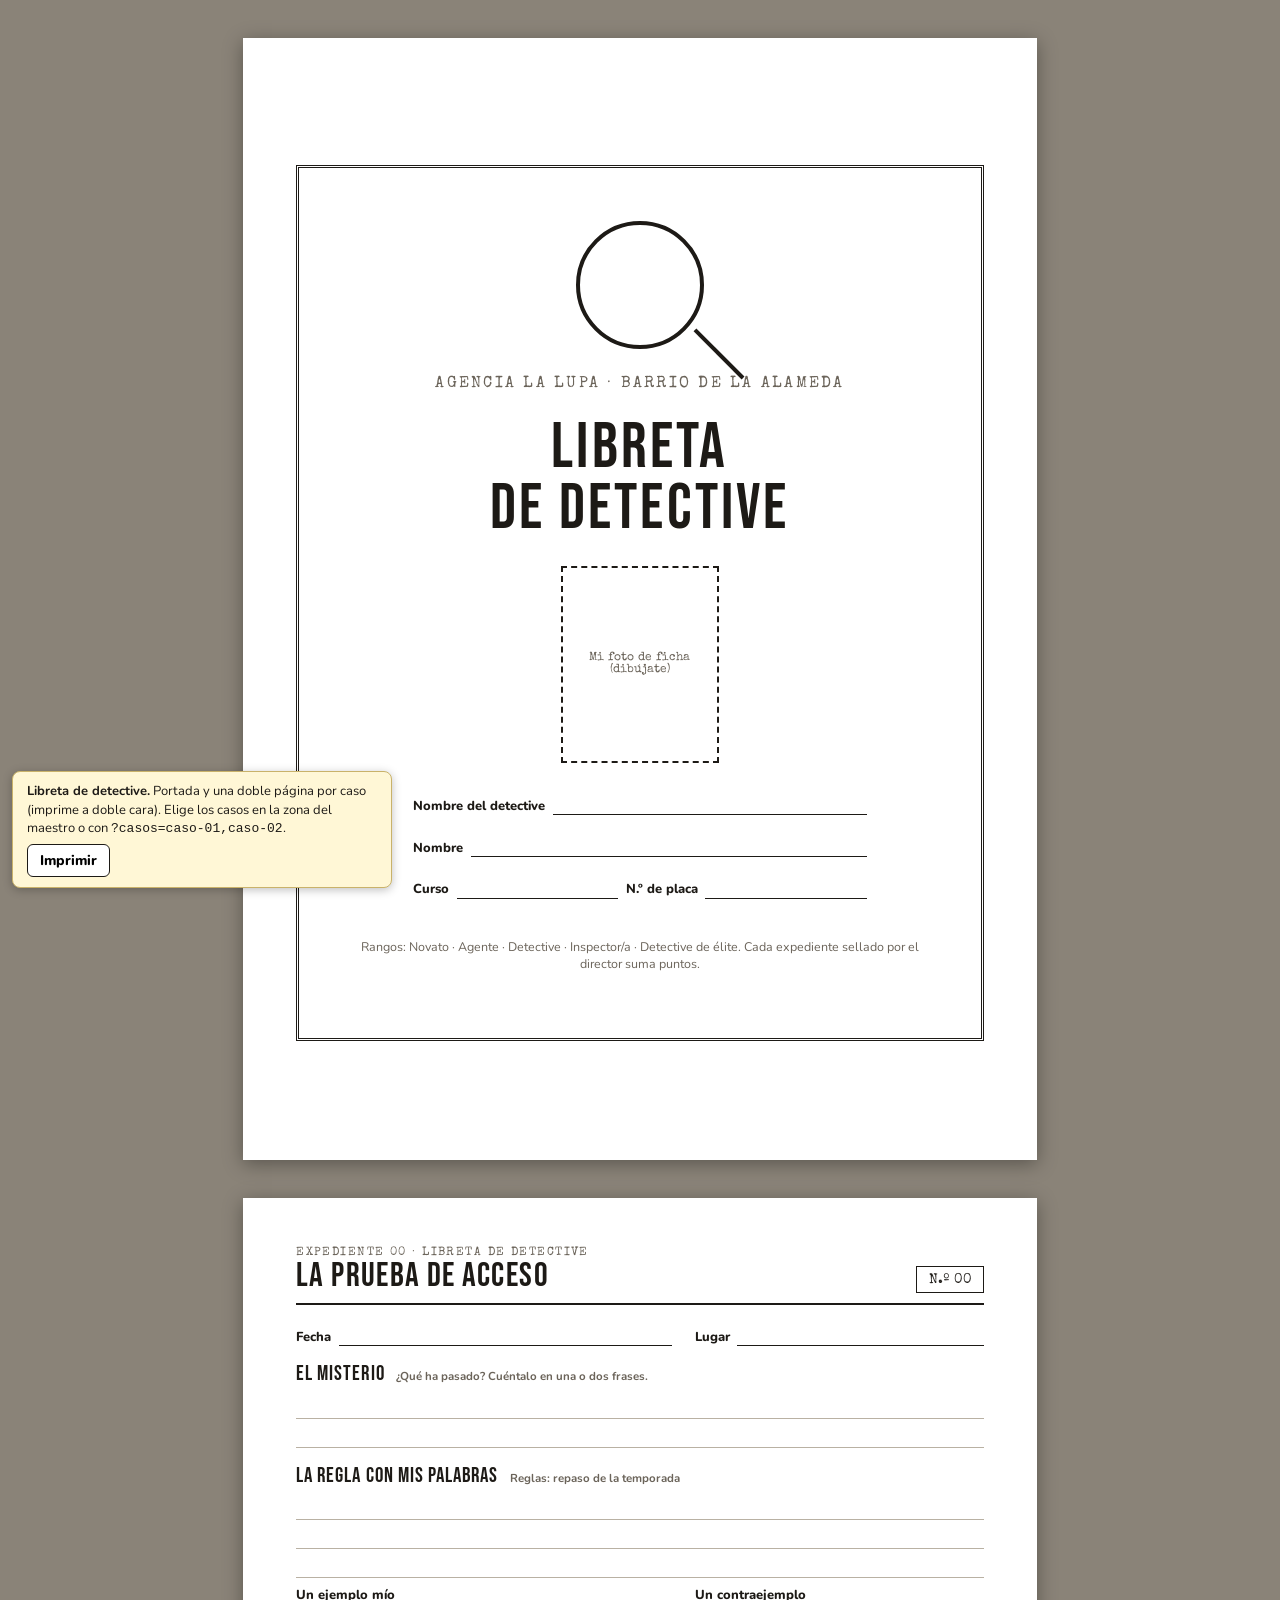
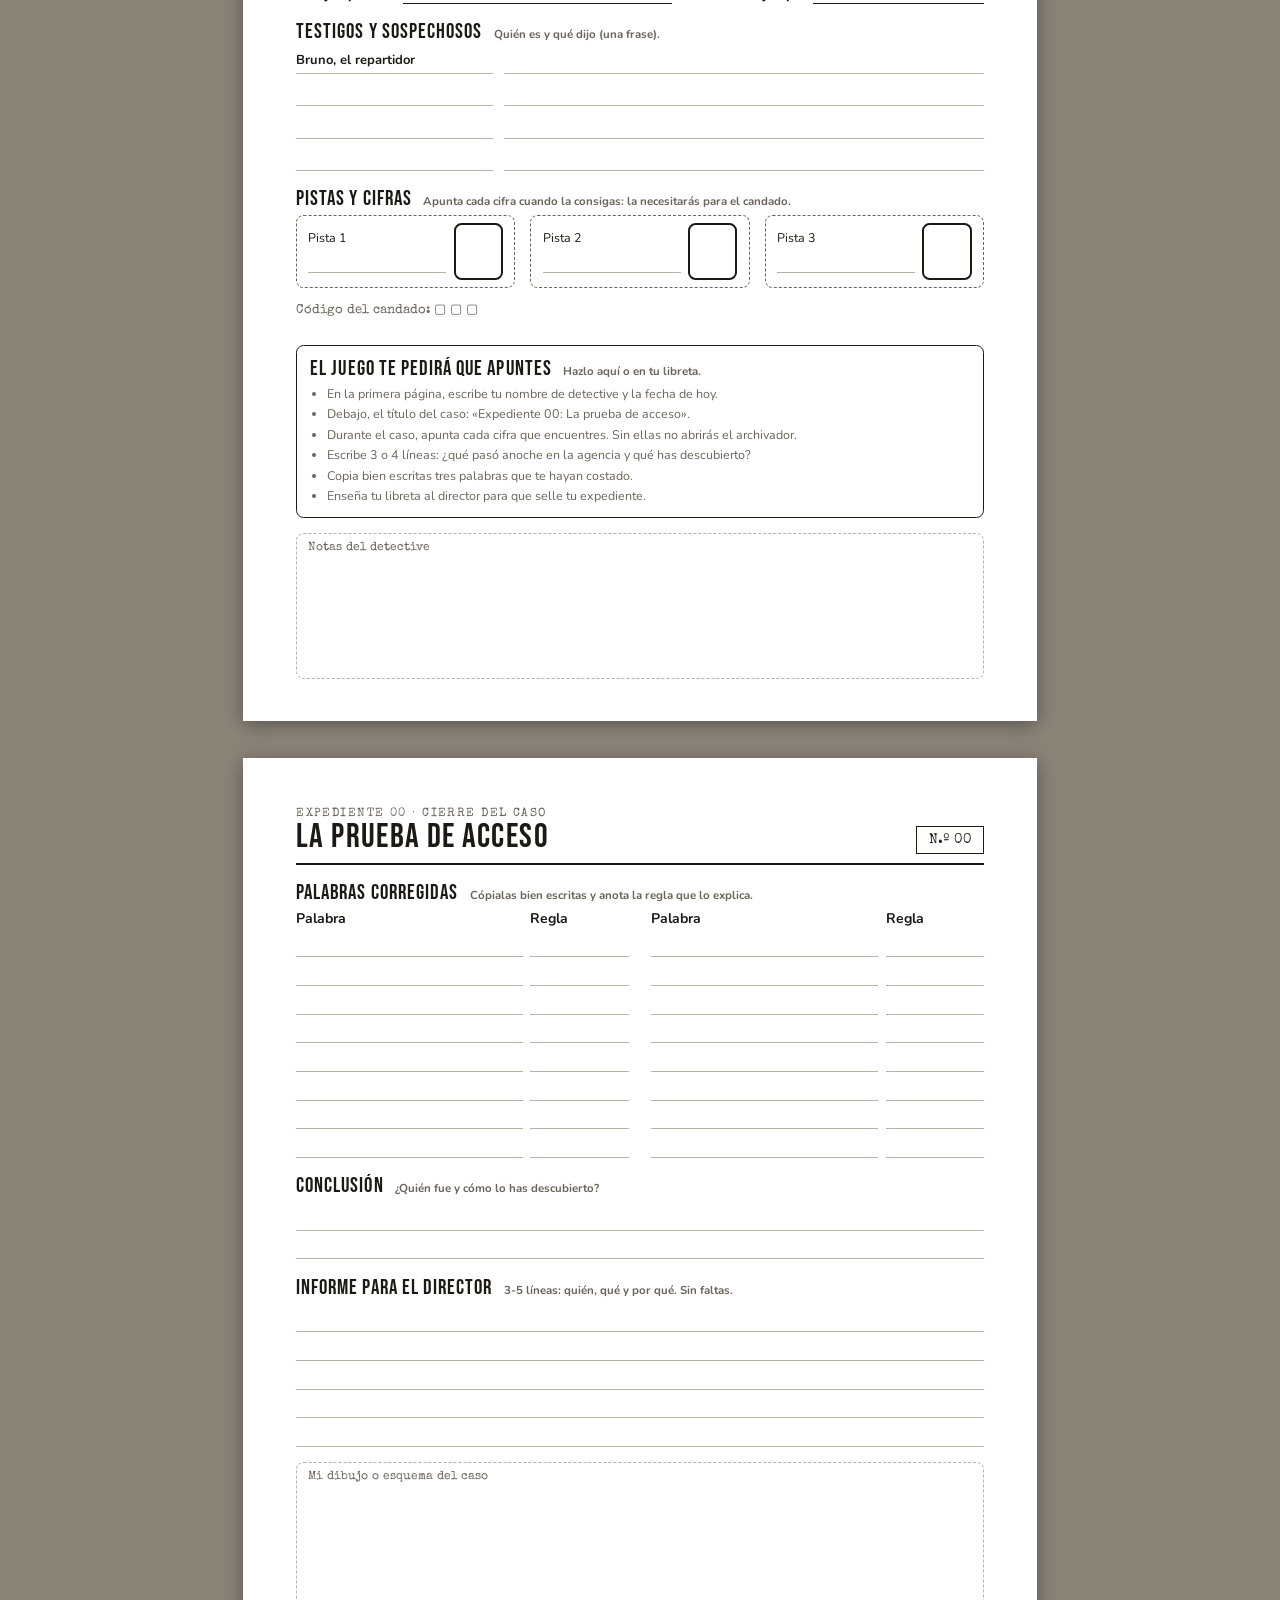
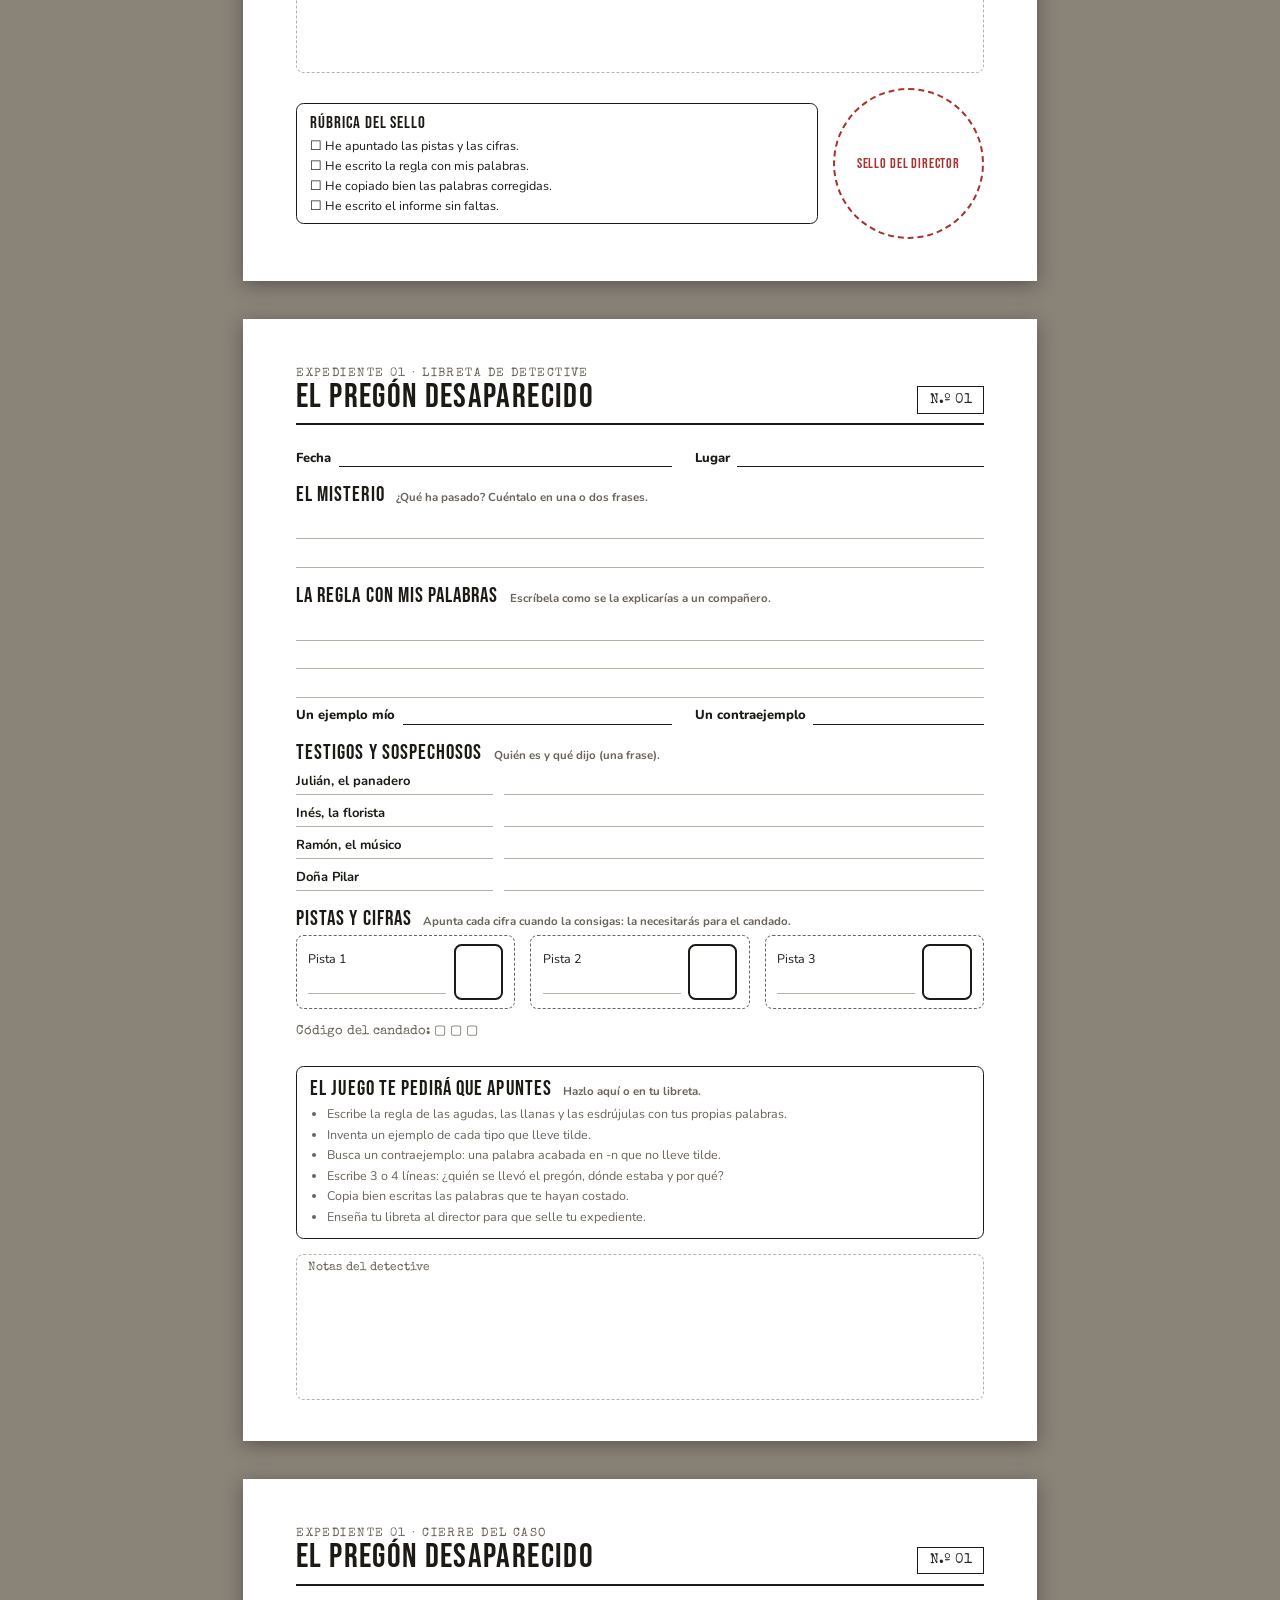
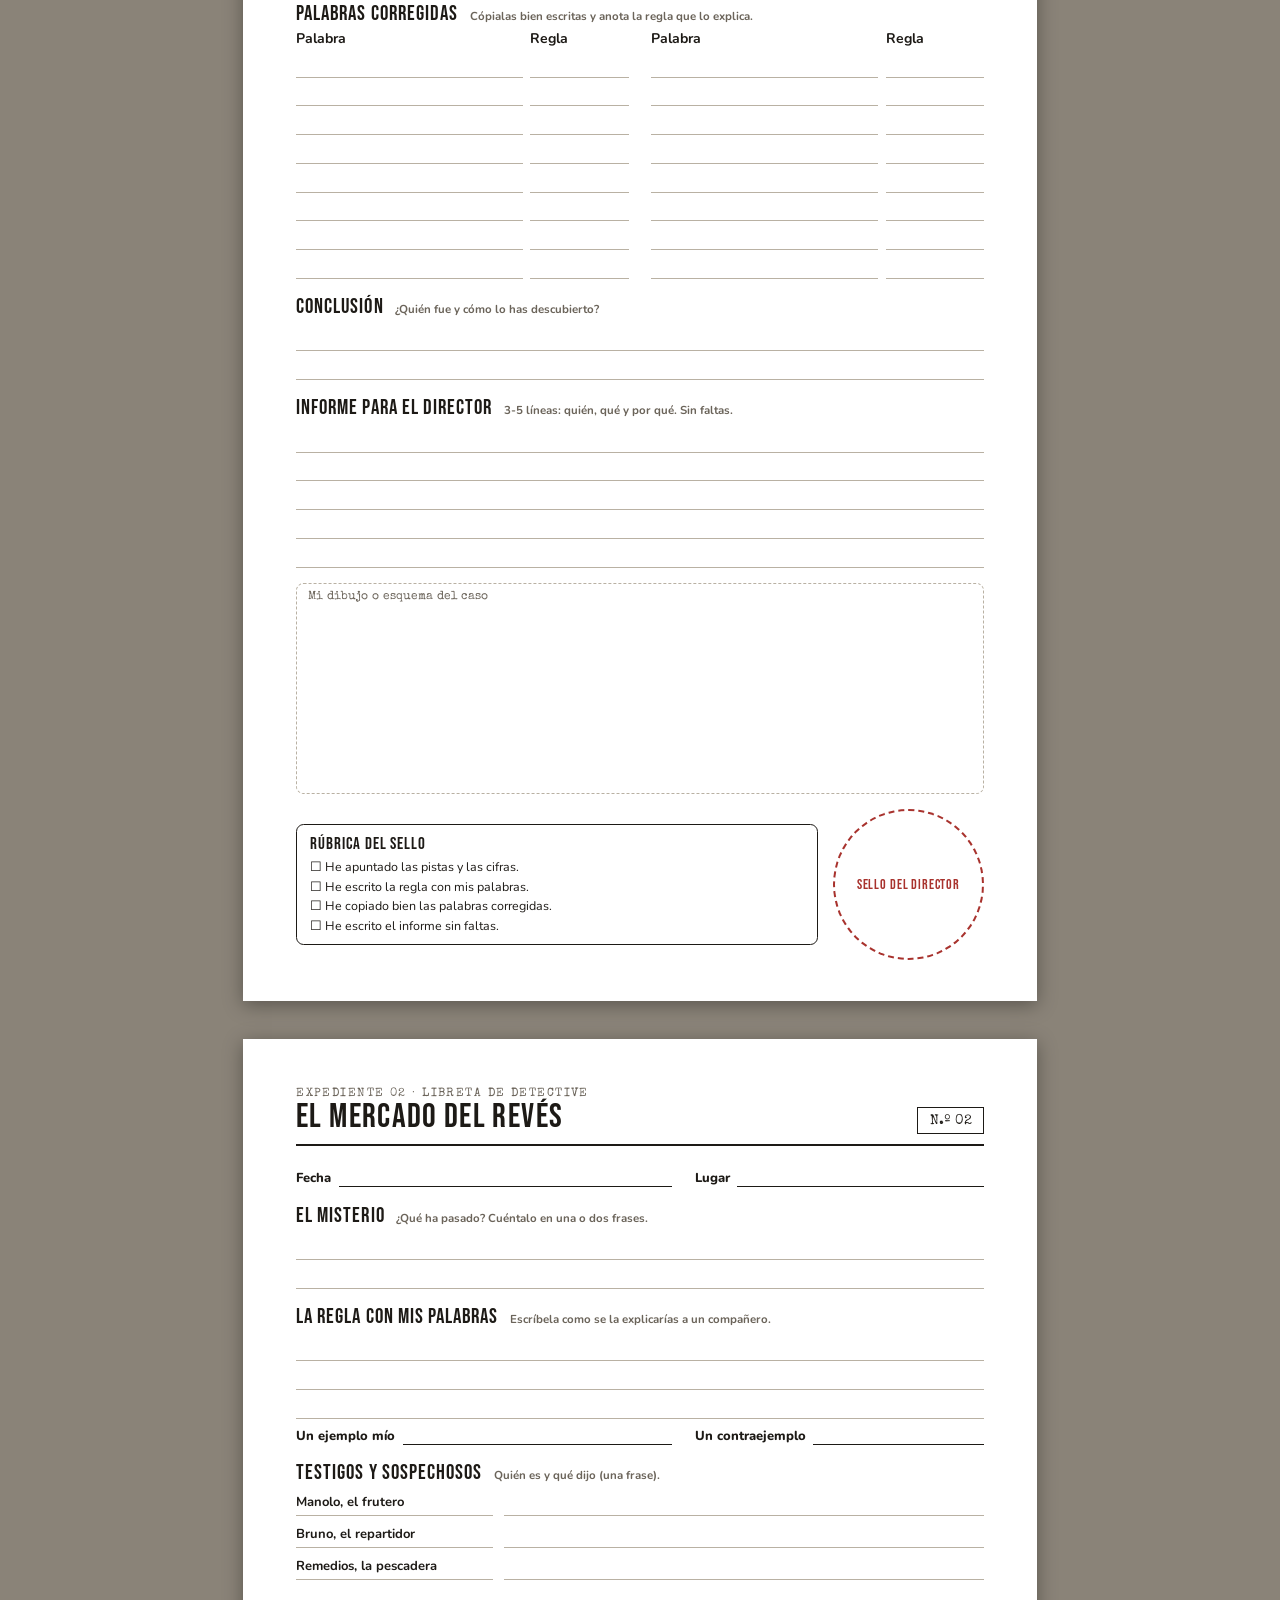
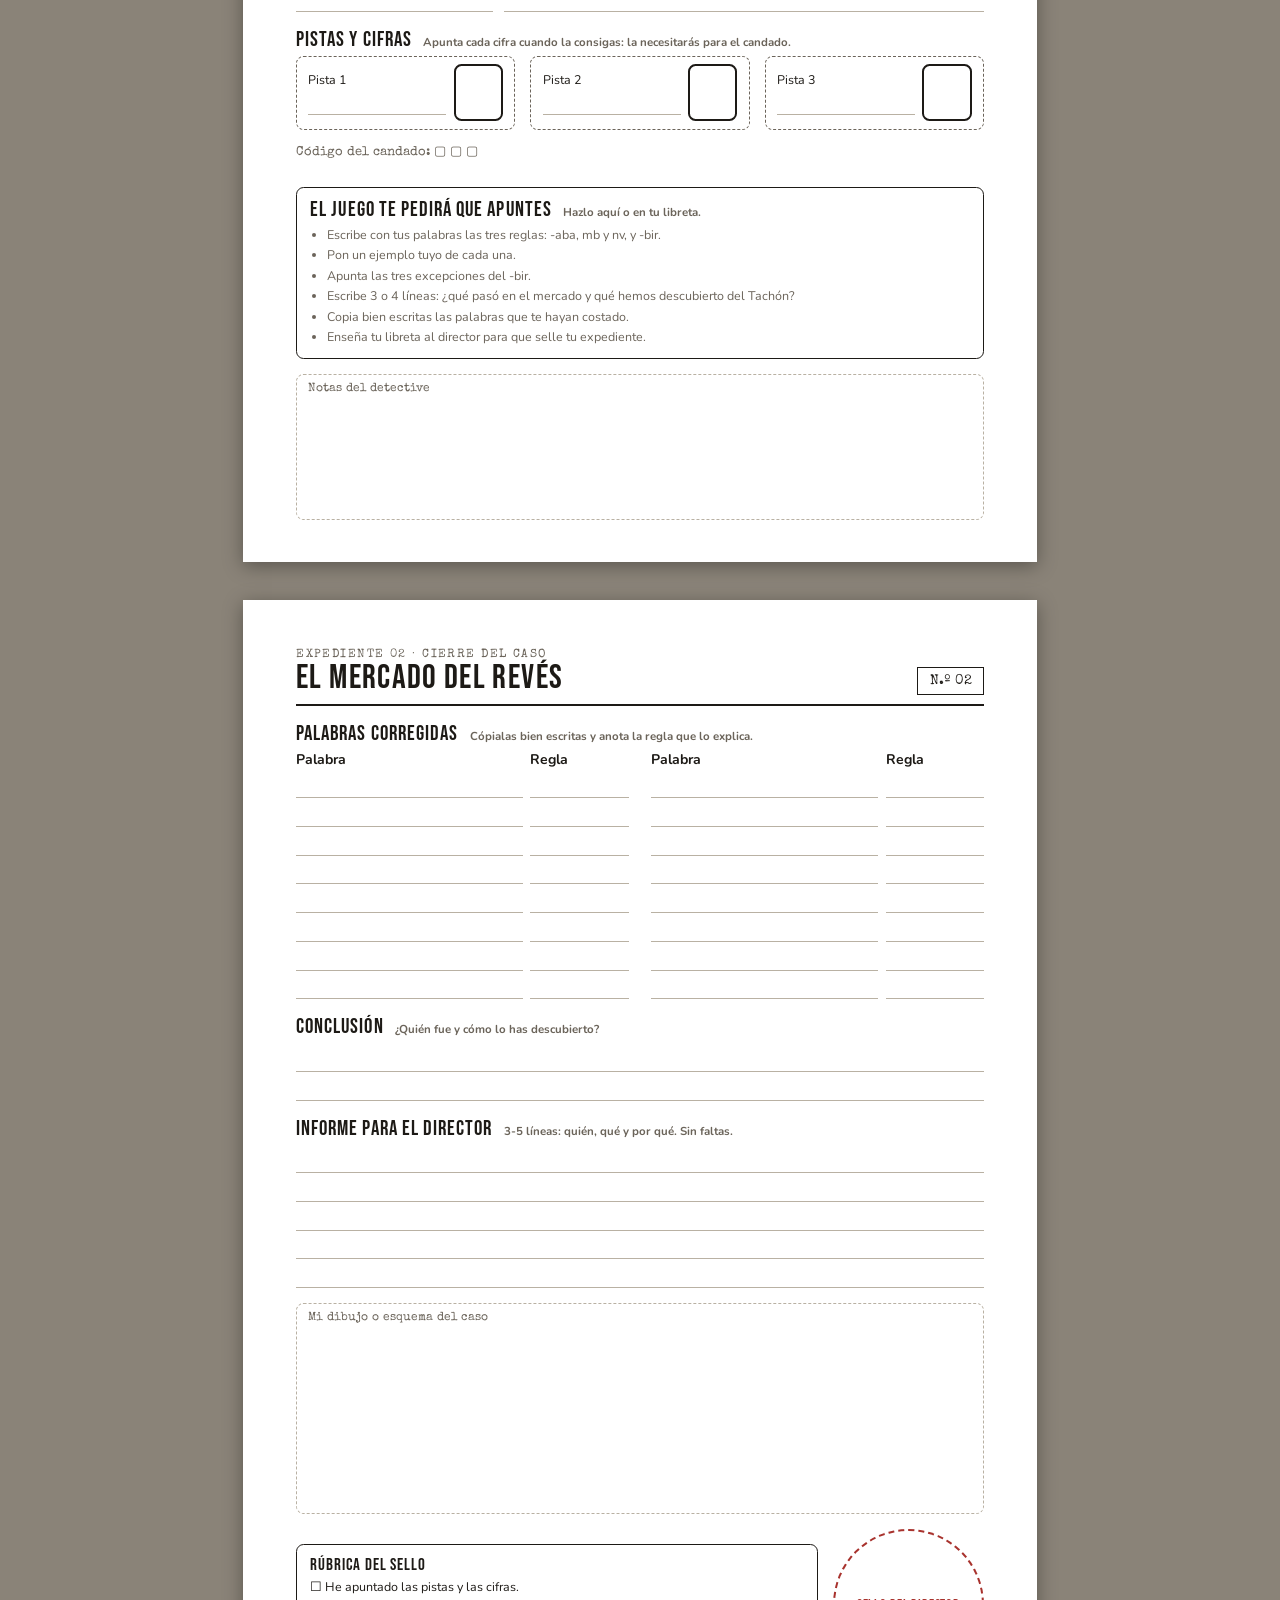
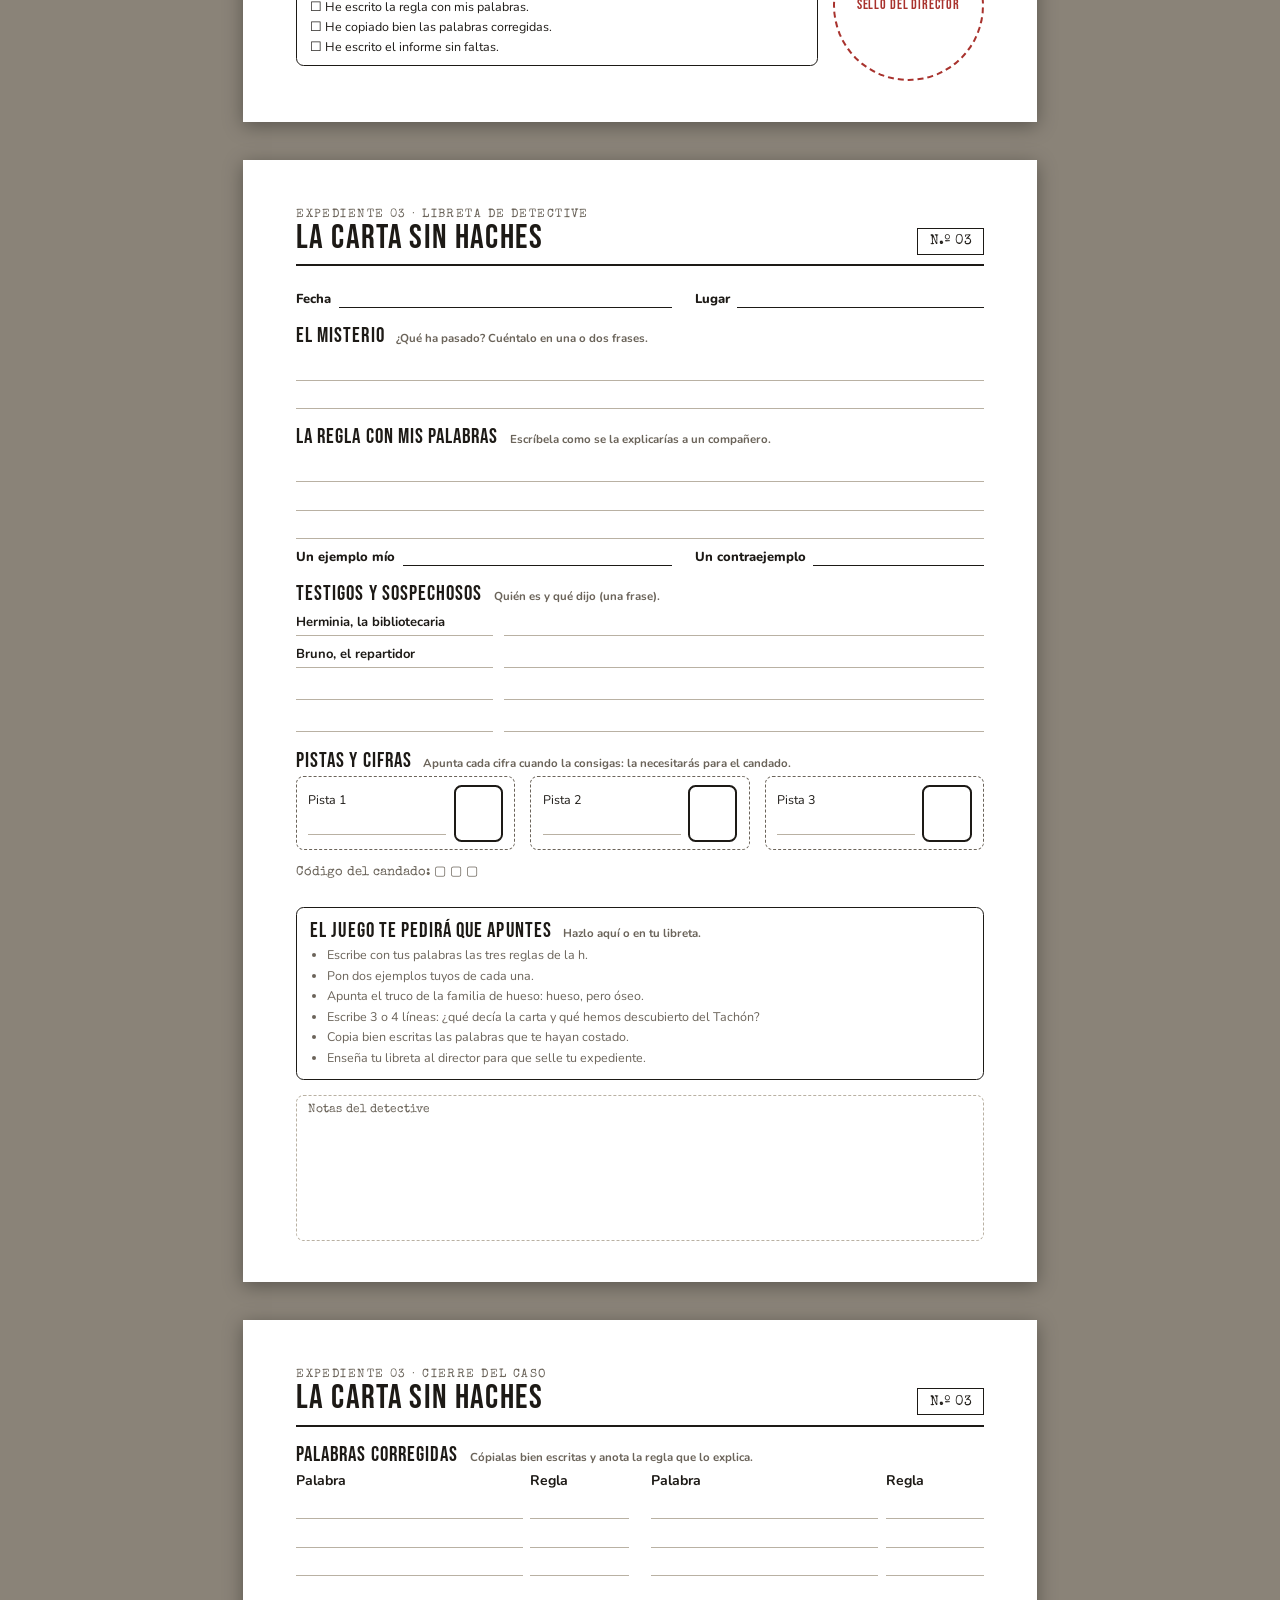
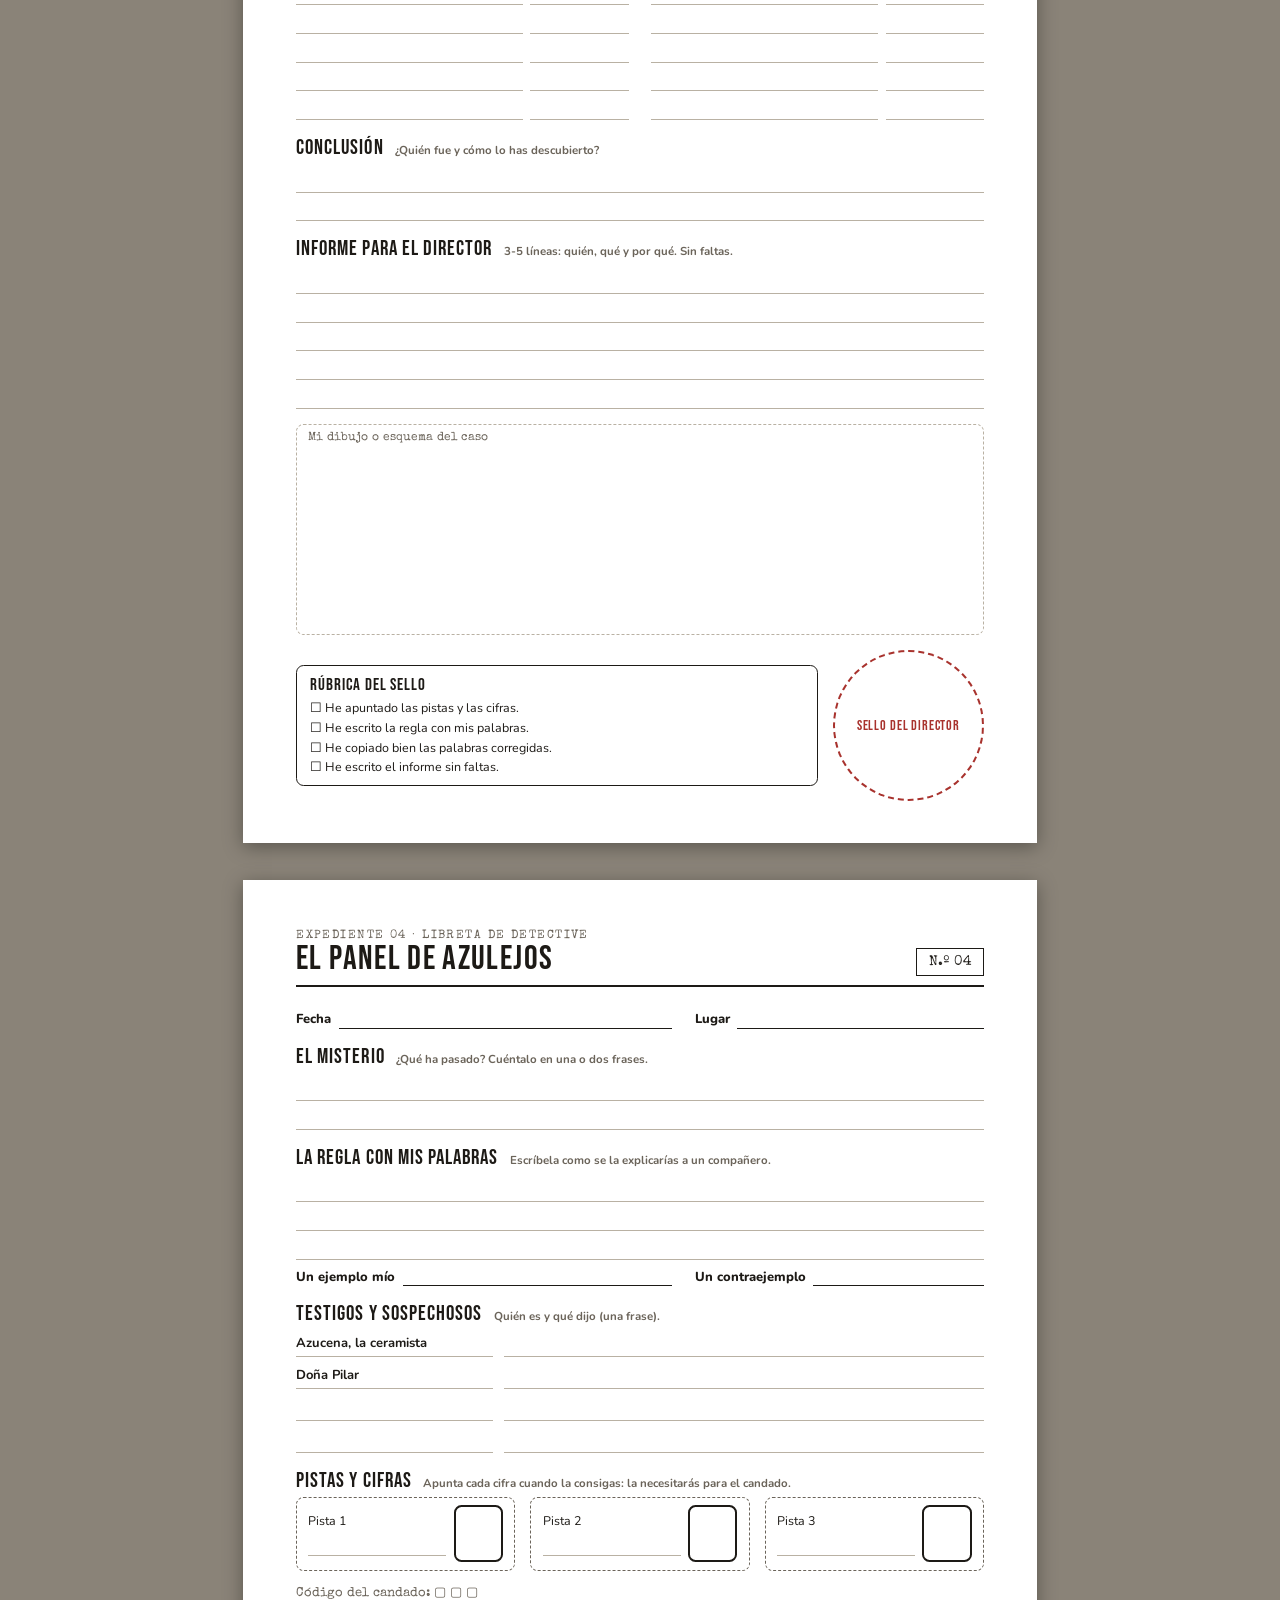
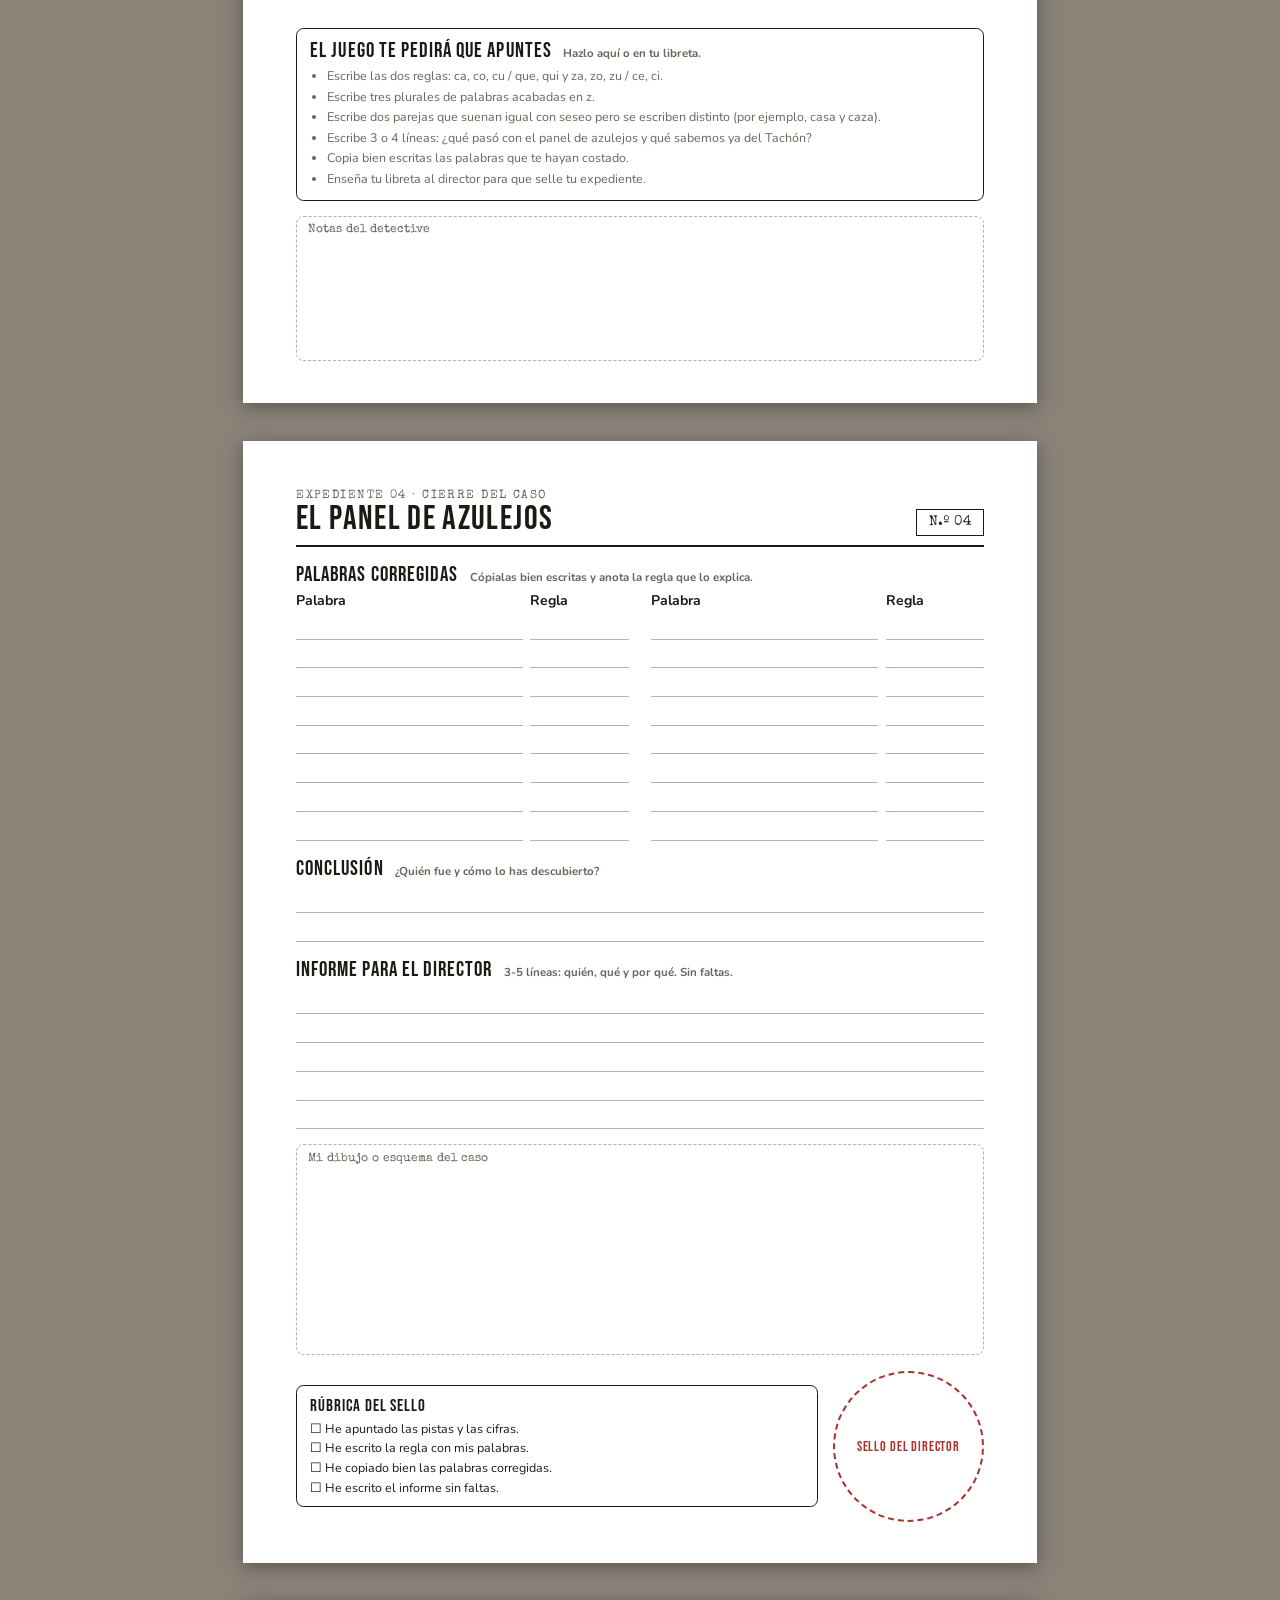
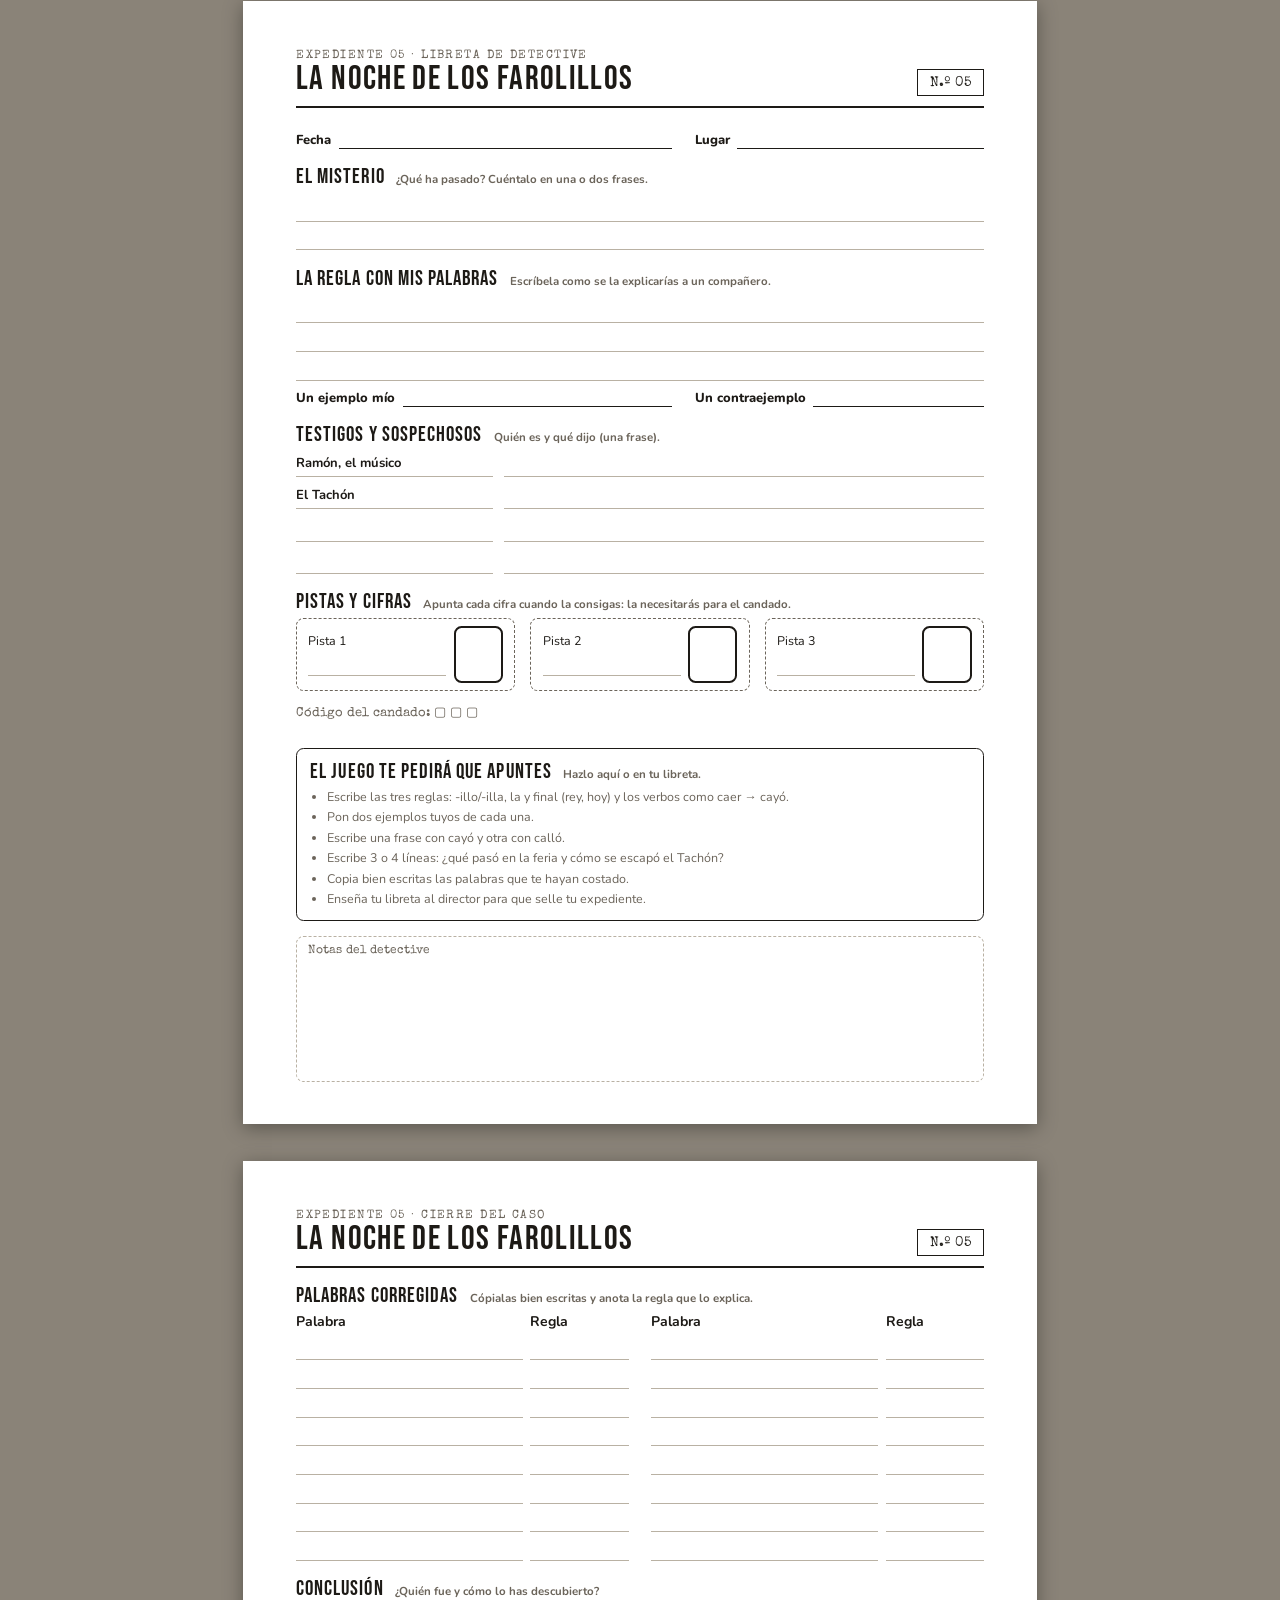
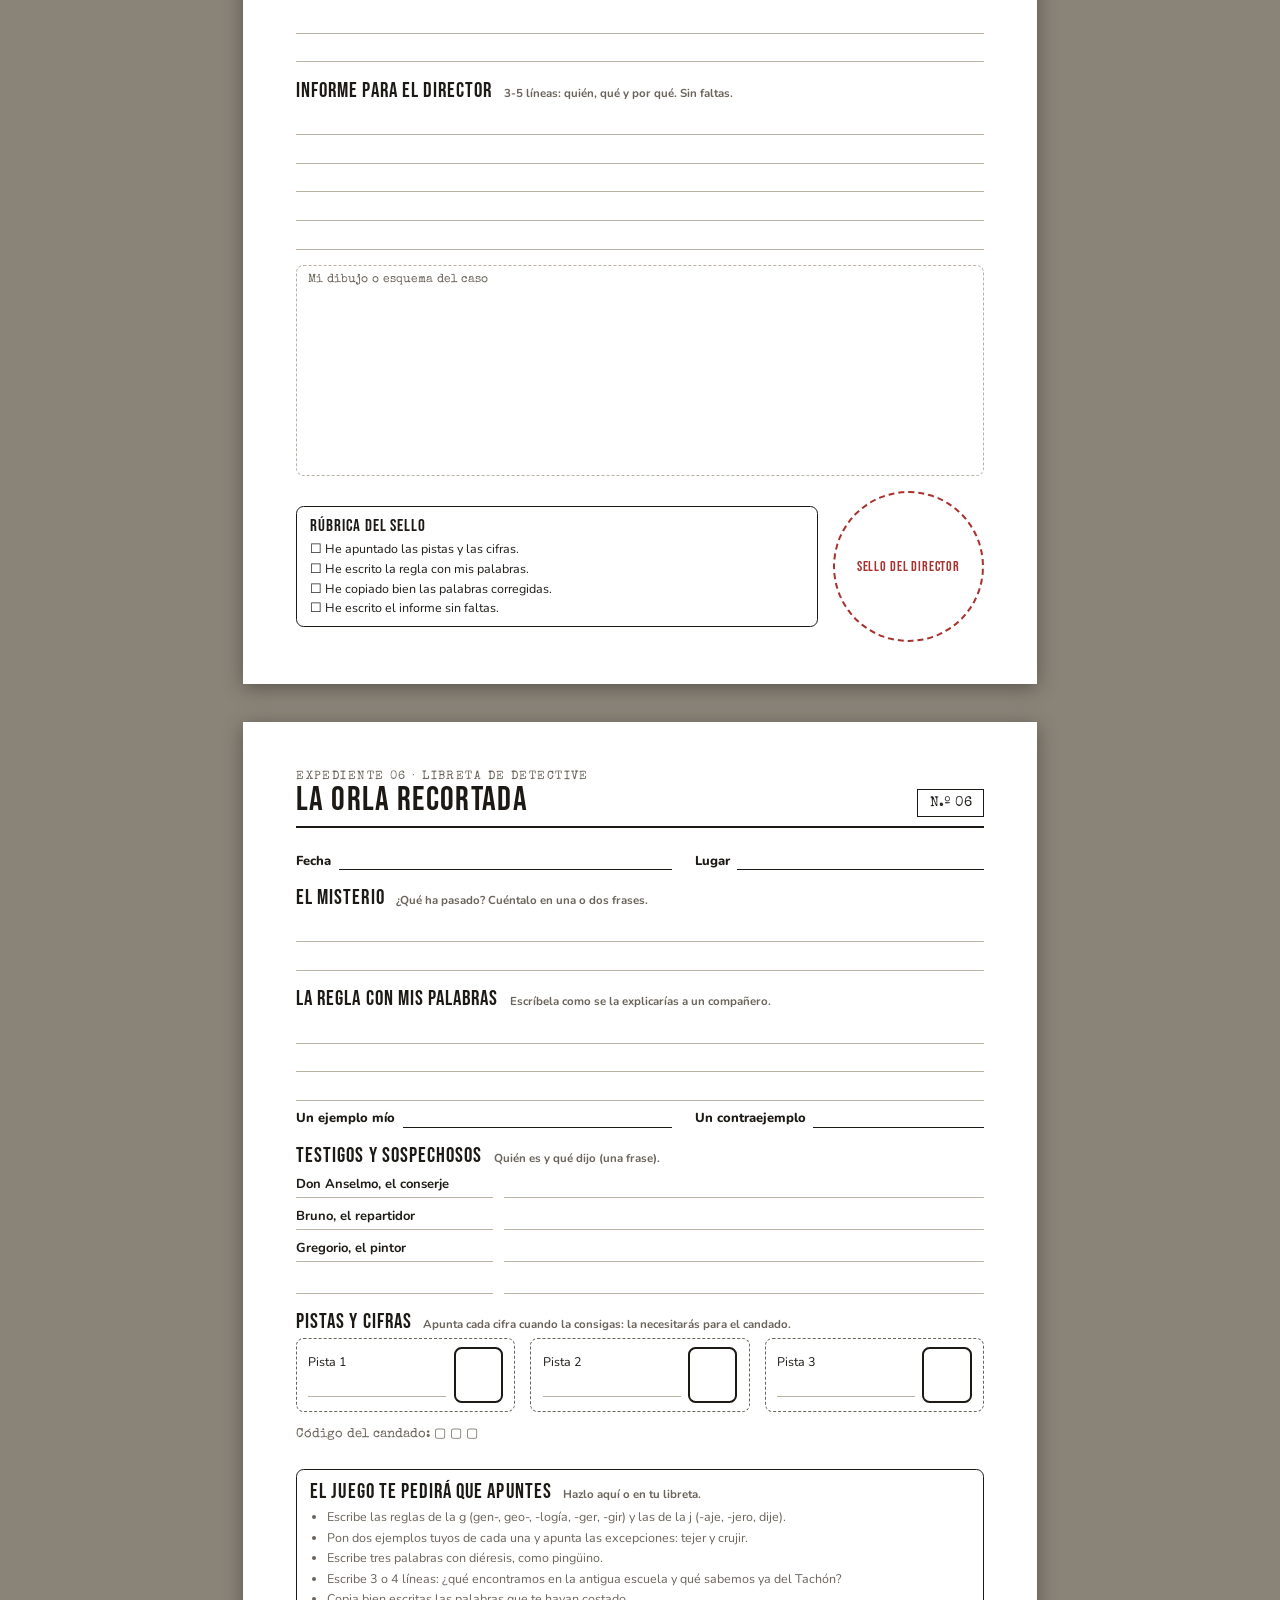
<file: apps/la-lupa/imprimibles/libreta.html>
<!doctype html>
<html lang="es">
<head>
<meta charset="utf-8">
<meta name="viewport" content="width=device-width, initial-scale=1">
<title>Libreta de detective · Agencia La Lupa</title>
<link rel="stylesheet" href="../fuentes/fuentes.css">
<style>
  /* Libreta imprimible (A4). Se genera desde los datos de cada caso: ?casos=caso-01,caso-02 · ?casos=todos · &portada=0 para quitarla.
     Las cifras NO se imprimen: el alumno las apunta al conseguirlas en el juego. */
  :root { --tinta: #1d1a16; --gris: #6b645a; --linea: #b9b1a3; --acento: #a8322d; }
  * { box-sizing: border-box; }
  html { background: #8a8378; }
  body { margin: 0; font: 14px/1.4 "Nunito", sans-serif; color: var(--tinta); }
  .hoja { width: 210mm; height: 297mm; margin: 10mm auto; padding: 13mm 14mm 11mm; background: #fff; overflow: hidden; display: flex; flex-direction: column; gap: 4mm; box-shadow: 0 4px 18px rgba(0,0,0,.35); }
  .cab { display: flex; align-items: flex-end; gap: 4mm; border-bottom: 2.5px solid var(--tinta); padding-bottom: 2.5mm; }
  .cab .agencia { font: 12px "Special Elite", monospace; letter-spacing: .12em; color: var(--gris); }
  .cab h1 { margin: 0; font: 34px/1 "Bebas Neue", sans-serif; letter-spacing: .04em; }
  .cab .exp { margin-left: auto; font: 14px "Special Elite"; border: 1.5px solid var(--tinta); padding: 1.5mm 3mm; white-space: nowrap; }
  h2 { margin: 0 0 1mm; font: 21px "Bebas Neue", sans-serif; letter-spacing: .05em; }
  h2 small { font: 700 11.5px "Nunito"; color: var(--gris); letter-spacing: 0; margin-left: 2mm; }
  .campos { display: grid; grid-template-columns: 1.3fr 1fr; gap: 2mm 6mm; }
  .campo { display: flex; align-items: flex-end; gap: 2mm; font-weight: 800; font-size: 13px; }
  .campo .raya { flex: 1; border-bottom: 1.5px solid var(--tinta); height: 7mm; }
  .lineas i { display: block; height: 7.6mm; border-bottom: 1px solid var(--linea); }
  .caja { border: 1.5px solid var(--tinta); border-radius: 2mm; padding: 2.5mm 3.5mm; }
  .testigos { display: grid; gap: 1.5mm; }
  .testigo { display: grid; grid-template-columns: 52mm 1fr; align-items: end; gap: 3mm; font-size: 13px; }
  .testigo b { border-bottom: 1px solid var(--linea); padding-bottom: 1mm; }
  .testigo span { border-bottom: 1px solid var(--linea); height: 7mm; }
  .cifras { display: flex; gap: 4mm; flex-wrap: wrap; }
  .cifra { display: grid; grid-template-columns: 1fr 13mm; gap: 2mm; align-items: center; flex: 1 1 55mm; border: 1px dashed var(--gris); border-radius: 2mm; padding: 2mm 3mm; font-size: 12.5px; }
  .cifra .rueda { width: 13mm; height: 15mm; border: 2px solid var(--tinta); border-radius: 2mm; }
  .cifra .pista { border-bottom: 1px solid var(--linea); height: 7mm; }
  .candado { font: 13px "Special Elite"; color: var(--gris); }
  .pide { font-size: 12.5px; margin: 0; padding-left: 4.5mm; color: var(--gris); }
  .pide li { margin-bottom: .8mm; }
  .palabras { display: grid; grid-template-columns: 1fr 1fr; gap: 0 6mm; }
  .palabras div { display: grid; grid-template-columns: 1fr 26mm; gap: 2mm; }
  .palabras i { display: block; height: 7.6mm; border-bottom: 1px solid var(--linea); }
  .pie { display: grid; grid-template-columns: 1fr 40mm; gap: 4mm; align-items: center; }
  .relleno { flex: 1; min-height: 20mm; border: 1.5px dashed var(--linea); border-radius: 2mm; padding: 2mm 3mm; font: 12px "Special Elite"; color: var(--gris); }
  .rubrica { font-size: 12.5px; }
  .rubrica h3 { margin: 0 0 1mm; font: 17px "Bebas Neue"; letter-spacing: .05em; }
  .rubrica ul { margin: 0; padding: 0; list-style: none; display: grid; gap: .6mm; }
  .rubrica li::before { content: "☐ "; }
  .sello { border: 2px dashed var(--acento); border-radius: 50%; aspect-ratio: 1; display: grid; place-items: center; text-align: center; color: var(--acento); font: 14px "Bebas Neue"; letter-spacing: .06em; padding: 4mm; }
  /* Portada */
  .portada { justify-content: center; align-items: center; text-align: center; gap: 8mm; }
  .portada .marco { border: 3px double var(--tinta); padding: 14mm 12mm; width: 100%; display: grid; gap: 7mm; justify-items: center; }
  .portada .lupa { width: 34mm; height: 34mm; border: 4px solid var(--tinta); border-radius: 50%; position: relative; }
  .portada .lupa::after { content: ""; position: absolute; width: 18mm; height: 4px; background: var(--tinta); right: -14mm; bottom: -3mm; transform: rotate(45deg); }
  .portada h1 { margin: 0; font: 64px/0.95 "Bebas Neue"; letter-spacing: .05em; }
  .portada .sub { font: 16px "Special Elite"; letter-spacing: .14em; color: var(--gris); }
  .portada .datos { width: 120mm; display: grid; gap: 4mm; text-align: left; }
  .portada .foto { width: 42mm; height: 52mm; border: 2px dashed var(--tinta); display: grid; place-items: center; font: 12px "Special Elite"; color: var(--gris); }
  .portada .rangos { font-size: 12.5px; color: var(--gris); }
  .aviso { max-width: 210mm; margin: 10mm auto; background: #fff7d6; border: 1px solid #c9b26a; border-radius: 8px; padding: 10px 14px; font-size: 14px; }
  .controles { position: fixed; left: 12px; bottom: 12px; max-width: 380px; background: #fff7d6; border: 1px solid #c9b26a; border-radius: 8px; padding: 10px 14px; font-size: 13px; box-shadow: 0 2px 10px rgba(0,0,0,.25); }
  .controles button { margin-top: 6px; font: 800 14px "Nunito"; padding: 6px 12px; border-radius: 6px; border: 1px solid var(--tinta); background: #fff; cursor: pointer; }
  @page { size: A4; margin: 0; }
  @media print { html { background: none; } .hoja { margin: 0; box-shadow: none; break-after: page; } .controles, .aviso { display: none; } }
  @media screen and (max-width: 820px) { .hoja { zoom: .45; margin: 4mm; } }
</style>
</head>
<body>
<div id="libreta"><p class="aviso">Preparando la libreta…</p></div>
<aside class="controles">
  <b>Libreta de detective.</b> Portada y una doble página por caso (imprime a doble cara). Elige los casos en la zona del maestro o con <code>?casos=caso-01,caso-02</code>.<br>
  <button onclick="print()">Imprimir</button>
</aside>
<script>
"use strict";
const esc = s => String(s ?? "").replace(/[&<>"']/g, c => ({ "&": "&amp;", "<": "&lt;", ">": "&gt;", '"': "&quot;", "'": "&#39;" }[c]));
const leer = async ruta => { const r = await fetch(ruta); if (!r.ok) throw new Error(ruta); return r.json(); };
const lineas = n => `<div class="lineas">${"<i></i>".repeat(n)}</div>`;
const EQUIPO = /^(lola|mateo|director robles|directora robles|robles)\b/i;

function portada() {
  return `<section class="hoja portada"><div class="marco">
    <div class="lupa" aria-hidden="true"></div>
    <div class="sub">AGENCIA LA LUPA · BARRIO DE LA ALAMEDA</div>
    <h1>Libreta<br>de detective</h1>
    <div class="foto">Mi foto de ficha (dibújate)</div>
    <div class="datos">
      <div class="campo">Nombre del detective<span class="raya"></span></div>
      <div class="campo">Nombre<span class="raya"></span></div>
      <div class="campo">Curso<span class="raya"></span><span>N.º de placa</span><span class="raya"></span></div>
    </div>
    <p class="rangos">Rangos: Novato · Agente · Detective · Inspector/a · Detective de élite. Cada expediente sellado por el director suma puntos.</p>
  </div></section>`;
}

function dobleCaso(c) {
  const escenas = c.escenas || [];
  const cifras = escenas.filter(e => e.recompensa?.digito).length;
  const testigos = [...new Set(escenas.filter(e => ["relato", "careo"].includes(e.tipo)).map(e => e.quien).filter(Boolean))]
    .filter(q => !EQUIPO.test(q) && (/,/.test(q) || /tachón|doña|don /i.test(q))).slice(0, 5);
  const pide = escenas.filter(e => e.tipo === "apunta").flatMap(e => e.apuntar || []);
  const reglas = (c.reglas || []).length > 1 ? "Reglas: repaso de la temporada" : "";
  const huecosTestigos = Math.max(0, 4 - testigos.length);
  const izq = `<section class="hoja">
    <header class="cab"><div><div class="agencia">EXPEDIENTE ${esc(c.numero)} · LIBRETA DE DETECTIVE</div><h1>${esc(c.titulo)}</h1></div><div class="exp">N.º ${esc(c.numero)}</div></header>
    <div class="campos">
      <div class="campo">Fecha<span class="raya"></span></div>
      <div class="campo">Lugar<span class="raya"></span></div>
    </div>
    <div><h2>El misterio <small>¿Qué ha pasado? Cuéntalo en una o dos frases.</small></h2>${lineas(2)}</div>
    <div><h2>La regla con mis palabras <small>${esc(reglas) || "Escríbela como se la explicarías a un compañero."}</small></h2>${lineas(3)}
      <div class="campos"><div class="campo">Un ejemplo mío<span class="raya"></span></div><div class="campo">Un contraejemplo<span class="raya"></span></div></div></div>
    <div><h2>Testigos y sospechosos <small>Quién es y qué dijo (una frase).</small></h2>
      <div class="testigos">${testigos.map(t => `<div class="testigo"><b>${esc(t)}</b><span></span></div>`).join("")}${'<div class="testigo"><span></span><span></span></div>'.repeat(huecosTestigos)}</div></div>
    <div><h2>Pistas y cifras <small>Apunta cada cifra cuando la consigas: la necesitarás para el candado.</small></h2>
      <div class="cifras">${Array.from({ length: cifras }, (_, k) => `<div class="cifra"><span>Pista ${k + 1}<span class="pista" style="display:block"></span></span><span class="rueda"></span></div>`).join("")}</div>
      <p class="candado">Código del candado: ${"▢ ".repeat(cifras)}</p></div>
    ${pide.length ? `<div class="caja"><h2>El juego te pedirá que apuntes <small>Hazlo aquí o en tu libreta.</small></h2><ul class="pide">${pide.map(x => `<li>${esc(x)}</li>`).join("")}</ul></div>` : ""}
    <div class="relleno">Notas del detective</div>
  </section>`;
  const der = `<section class="hoja">
    <header class="cab"><div><div class="agencia">EXPEDIENTE ${esc(c.numero)} · CIERRE DEL CASO</div><h1>${esc(c.titulo)}</h1></div><div class="exp">N.º ${esc(c.numero)}</div></header>
    <div><h2>Palabras corregidas <small>Cópialas bien escritas y anota la regla que lo explica.</small></h2>
      <div class="palabras"><div><b>Palabra</b><b>Regla</b></div><div><b>Palabra</b><b>Regla</b></div>${"<div><i></i><i></i></div>".repeat(16)}</div></div>
    <div><h2>Conclusión <small>¿Quién fue y cómo lo has descubierto?</small></h2>${lineas(2)}</div>
    <div><h2>Informe para el director <small>3-5 líneas: quién, qué y por qué. Sin faltas.</small></h2>${lineas(5)}</div>
    <div class="relleno">Mi dibujo o esquema del caso</div>
    <div class="pie">
      <div class="caja rubrica"><h3>Rúbrica del sello</h3><ul>
        <li>He apuntado las pistas y las cifras.</li><li>He escrito la regla con mis palabras.</li>
        <li>He copiado bien las palabras corregidas.</li><li>He escrito el informe sin faltas.</li></ul></div>
      <div class="sello">Sello del director</div>
    </div>
  </section>`;
  return izq + der;
}

(async () => {
  const q = new URLSearchParams(location.search);
  try {
    const prog = await leer("../datos/programacion.json");
    const todos = Object.values(prog.cursos).flatMap(c => c.unidades.map(u => u.caso).filter(Boolean));
    const pedidos = (q.get("casos") || "todos") === "todos" ? [...new Set(todos)] : q.get("casos").split(",").map(s => s.trim()).filter(id => /^caso-\d+$/.test(id));
    const casos = await Promise.all(pedidos.map(id => leer(`../datos/casos/${id}.json`)));
    document.querySelector("#libreta").innerHTML = (q.get("portada") === "0" ? "" : portada()) + casos.map(dobleCaso).join("");
  } catch (e) {
    document.querySelector("#libreta").innerHTML = `<p class="aviso">No se han podido cargar los casos (${esc(e.message)}). Ábrela desde el juego o desde un servidor web.</p>`;
  }
})();
</script>
</body>
</html>
</file>
<file: apps/la-lupa/fuentes/fuentes.css>
/* Fuentes del juego, servidas desde el propio repo (sin llamadas a Google: privacidad del alumnado y uso sin internet).
   Bebas Neue, Patrick Hand, Nunito y VT323: SIL Open Font License 1.1. Special Elite: Apache License 2.0. */
@font-face { font-family: 'Bebas Neue'; font-style: normal; font-weight: 400; font-display: swap; src: url(bebas-neue.woff2) format('woff2'); }
@font-face { font-family: 'Patrick Hand'; font-style: normal; font-weight: 400; font-display: swap; src: url(patrick-hand.woff2) format('woff2'); }
@font-face { font-family: 'Special Elite'; font-style: normal; font-weight: 400; font-display: swap; src: url(special-elite.woff2) format('woff2'); }
@font-face { font-family: 'Nunito'; font-style: normal; font-weight: 400 800; font-display: swap; src: url(nunito.woff2) format('woff2'); }
@font-face { font-family: 'VT323'; font-style: normal; font-weight: 400; font-display: swap; src: url(vt323.woff2) format('woff2'); }
</file>
<file: apps/la-lupa/styles.css>
/* ============================================================
   AGENCIA LA LUPA · estilos
   Escenario fijo de 1280×720 que se escala a la pantalla: todas las medidas
   del juego están en px de ese escenario. Mundo visual único y nocturno
   (anime con tono de misterio: azul noche, luz ámbar, acento rojo); los papeles
   y documentos son objetos claros dentro de ese mundo. No depende del tema del sistema.
   ============================================================ */
:root {
  --tinta: #2a2118;
  --papel: #f6ecd6;
  --papel-claro: #fffaf0;
  --manila: #e9c98f;
  --corcho: #b9855a;
  --marco-corcho: #7a5232;
  --albero: #f2a93b;
  --azulejo: #3a7bd5;
  --rojo: #e0443e;
  --rojo-osc: #7a1d19;
  --noche: #0d1624;
  --cristal: rgba(9, 14, 24, .88);
  --verde: #2f8a55;
  --crema: #fff3dc;
  --gris-tinta: #7a6a55;
  --f-cartel: "Bebas Neue", "Impact", "Arial Narrow", sans-serif;
  --f-maquina: "Special Elite", "Courier New", monospace;
  --f-mano: "Patrick Hand", "Comic Sans MS", cursive;
  --f-ui: "Nunito", system-ui, sans-serif;
  --ruido: url("data:image/svg+xml,%3Csvg xmlns='http://www.w3.org/2000/svg' width='220' height='220'%3E%3Cfilter id='n'%3E%3CfeTurbulence type='fractalNoise' baseFrequency='.85' numOctaves='3' stitchTiles='stitch'/%3E%3CfeColorMatrix values='0 0 0 0 .35 0 0 0 0 .25 0 0 0 0 .15 0 0 0 .55 0'/%3E%3C/filter%3E%3Crect width='100%25' height='100%25' filter='url(%23n)'/%3E%3C/svg%3E");
}

* { box-sizing: border-box; }
html, body { margin: 0; height: 100%; }
body { background: #17110b; color: var(--tinta); font-family: var(--f-ui); }
button { font: inherit; color: inherit; cursor: pointer; border: 0; }
button:disabled { cursor: default; }
:focus-visible { outline: 4px solid var(--albero); outline-offset: 3px; }
[hidden] { display: none !important; }

/* ── Marco y escenario ───────────────────────────────────────── */
.marco { position: fixed; inset: 0; overflow: hidden; background: radial-gradient(circle at 50% 40%, #16243a, #05080e); }
.escenario { position: absolute; top: 50%; left: 50%; width: 1280px; height: 720px; transform-origin: center; overflow: hidden; background: #2a2118; box-shadow: 0 0 60px rgba(0, 0, 0, .6); }
.cargando { color: var(--crema); font: 28px var(--f-maquina); text-align: center; margin-top: 330px; }
.capa { position: absolute; inset: 0; }

.fondo { position: absolute; inset: 0; background-size: cover; background-position: center; }
.fondo::after { content: ""; position: absolute; inset: 0; background-image: var(--ruido); opacity: .14; mix-blend-mode: overlay; pointer-events: none; }
.fondo.pendiente { background: radial-gradient(ellipse at 50% 35%, rgba(242, 169, 59, .18), transparent 60%), linear-gradient(rgba(10, 16, 30, .62), rgba(5, 8, 14, .78)), var(--c); }
.fondo-papel { background: radial-gradient(ellipse at 50% 40%, #f3e2bd, #c9a46a 70%, #8a6a3e); }
.escenario.oscurecido .fondo { filter: brightness(.55) saturate(.9); }
.etiqueta-arte { position: absolute; font: 700 13px var(--f-ui); color: rgba(255, 255, 255, .9); background: rgba(0, 0, 0, .35); border: 1.5px dashed rgba(255, 255, 255, .7); border-radius: 999px; padding: 3px 12px; white-space: nowrap; }
.fondo .etiqueta-arte { left: 50%; top: 8px; transform: translateX(-50%); }

/* ── Tipografía de cartel y botones ──────────────────────────── */
.cartel { font-family: var(--f-cartel); font-weight: 400; color: #fff4e0; text-shadow: 0 3px 0 #05080e, 0 0 22px rgba(242, 169, 59, .35); letter-spacing: .03em; line-height: .95; text-wrap: balance; }
.titulo-escena { position: absolute; top: 18px; left: 240px; right: 240px; margin: 0; text-align: center; font-size: 68px; }
.instruccion { position: absolute; top: 96px; left: 50%; transform: translateX(-50%); width: 900px; margin: 0; text-align: center; background: var(--cristal); border: 1px solid rgba(242, 169, 59, .4); color: var(--crema); font: 800 22px var(--f-ui); padding: 10px 22px; border-radius: 10px; }
.boton-sello { background: var(--rojo); color: #fff; font: 30px var(--f-cartel); padding: 8px 28px 6px; border-radius: 10px; box-shadow: 0 5px 0 var(--rojo-osc), 0 0 18px rgba(224, 68, 62, .35); letter-spacing: .05em; }
.boton-sello:hover { filter: brightness(1.08); }
.boton-sello:active { transform: translateY(3px); box-shadow: 0 2px 0 var(--rojo-osc); }
.boton-papel { background: var(--papel); color: var(--tinta); font: 800 18px var(--f-ui); padding: 8px 16px; border-radius: 10px; box-shadow: 0 3px 0 rgba(0, 0, 0, .3); }
.peligro { color: var(--rojo); }
.flecha { background: var(--rojo); color: #fff; font: 30px var(--f-cartel); letter-spacing: .05em; padding: 8px 24px; border-radius: 999px; box-shadow: 0 4px 0 var(--rojo-osc); animation: latido 1.4s ease-in-out infinite; }
.msg { color: var(--rojo); font: 800 20px var(--f-ui); min-height: 1.3em; margin: 10px 0 0; }
.tachada { text-decoration: line-through 3px var(--rojo); }
.etiqueta { font: 800 14px var(--f-ui); letter-spacing: .12em; text-transform: uppercase; color: var(--gris-tinta); margin: 18px 0 8px; }
.maquina-fija { font-family: var(--f-maquina); }

/* ── Personajes y objetos ───────────────────────────────────── */
.personaje { position: absolute; bottom: 0; height: 600px; }
.personaje.der { right: 30px; }
.personaje.izq { left: 30px; }
img.personaje { filter: drop-shadow(0 12px 22px rgba(0, 0, 0, .6)); }
.personaje.espejo { transform: scaleX(-1); }
.personaje.pequeno { height: 430px; }
.personaje.pendiente { width: 330px; display: flex; flex-direction: column; justify-content: flex-end; align-items: center; }
.personaje.pendiente.pequeno { width: 240px; }
.silueta { width: 100%; height: auto; fill: var(--c); opacity: .95; filter: drop-shadow(0 8px 14px rgba(0, 0, 0, .45)); }
.personaje.pendiente .etiqueta-arte { position: static; margin-bottom: 14px; }
.objeto { position: absolute; max-height: 300px; filter: drop-shadow(0 10px 18px rgba(0, 0, 0, .45)); }
.objeto.pendiente { width: 300px; height: 240px; display: grid; place-items: center; align-content: center; gap: 10px; border: 4px dashed rgba(255, 255, 255, .75); border-radius: 22px; background: rgba(0, 0, 0, .28); }
.objeto.pendiente .etiqueta-arte { position: static; }
.emoji-obj { font-size: 110px; line-height: 1; }
.objeto-escena.izq { left: 140px; top: 140px; }
.objeto-escena.der { right: 140px; top: 140px; }

/* ── Bocadillo de relato ────────────────────────────────────── */
.bocadillo { position: absolute; bottom: 36px; width: 720px; background: var(--cristal); border: 1px solid rgba(242, 169, 59, .45); color: var(--crema); border-radius: 14px; padding: 24px 30px 20px; box-shadow: 0 12px 30px rgba(0, 0, 0, .5); display: flex; flex-direction: column; }
.bocadillo.izq { left: 40px; }
.bocadillo.der { right: 40px; }
.quien { font: 800 17px var(--f-ui); color: var(--albero); text-transform: uppercase; letter-spacing: .1em; margin-bottom: 8px; }
.maquina { font: 27px/1.55 var(--f-maquina); margin: 0; min-height: 3.1em; cursor: pointer; }
.bocadillo .flecha { align-self: flex-end; margin-top: 12px; }
.bocadillo.careo { width: 800px; }
.bocadillo.careo .texto-pistas { font: 28px/1.95 var(--f-maquina); margin: 0; }
.contador { font: 800 20px var(--f-ui); color: var(--albero); margin: 10px 0 0; }

/* Palabras pulsables */
.w { background: none; font: inherit; padding: 0; border-radius: 4px; line-height: inherit; }
.w:hover { background: rgba(227, 167, 60, .35); box-shadow: 0 0 0 .1em rgba(227, 167, 60, .35); }
.w.sospechosa { background: rgba(227, 167, 60, .55); box-shadow: 0 0 0 .1em rgba(227, 167, 60, .55); }
.w.resuelta { background: rgba(47, 138, 85, .35); box-shadow: 0 0 0 .1em rgba(47, 138, 85, .35); color: #b9f0c9; }
.hoja .w.resuelta { color: var(--verde); font-weight: 700; }
.falsa { animation: sacudir .35s; }

/* ── HUD: objetos del detective ─────────────────────────────── */
.hud { position: absolute; inset: 0; pointer-events: none; z-index: 5; }
.hud > * { pointer-events: auto; }
.hud-volver { position: absolute; top: 16px; left: 16px; z-index: 6; background: var(--cristal); border: 1px solid rgba(242, 169, 59, .4); color: var(--crema); font: 800 16px var(--f-ui); padding: 8px 14px; border-radius: 999px; }
.hud-expediente { position: absolute; top: 58px; left: 20px; font: 15px var(--f-maquina); color: var(--crema); text-shadow: 0 1px 3px #000; }
.hud-objetos { position: absolute; top: 14px; right: 16px; display: flex; gap: 10px; }
.hud-obj { position: relative; display: flex; flex-direction: column; align-items: center; gap: 2px; background: var(--cristal); color: var(--crema); border: 1px solid rgba(242, 169, 59, .4); border-radius: 12px; padding: 6px 12px 5px; font: 800 13px var(--f-ui); box-shadow: 0 4px 10px rgba(0, 0, 0, .4); transform: rotate(-2deg); }
.hud-obj:nth-child(2) { transform: rotate(1.5deg); }
.hud-obj:hover:not(:disabled) { transform: rotate(0) scale(1.06); }
.hud-obj:disabled { opacity: .55; }
.hud-obj .ico { font-size: 30px; line-height: 1; }
.globo { position: absolute; top: -8px; right: -8px; background: var(--rojo); color: #fff; border-radius: 999px; width: 26px; height: 26px; display: grid; place-items: center; font-size: 14px; }
.ayuda-juego { position: absolute; left: 14px; bottom: 14px; z-index: 8; width: 56px; height: 56px; display: grid; place-items: center; border: 2px solid var(--albero); border-radius: 50%; background: var(--tinta); color: var(--crema); font: 800 30px var(--f-ui); box-shadow: 0 4px 14px #0008; }
.ayuda-juego:hover { background: #494035; }
.ayuda-juego:disabled { opacity: .65; }

/* ── Ventanas dentro del escenario ──────────────────────────── */
.capa-modal { position: absolute; inset: 0; display: none; place-items: center; background: rgba(18, 12, 6, .62); z-index: 20; }
.capa-modal.visible { display: grid; }
.ventana { position: relative; width: 660px; max-height: 650px; overflow: auto; background: var(--papel); color: var(--tinta); border-radius: 10px; padding: 30px 38px; box-shadow: 0 20px 50px rgba(0, 0, 0, .6); font: 22px var(--f-ui); animation: aparecer .25s ease-out; }
.ventana h3 { font: 40px var(--f-cartel); letter-spacing: .03em; margin: 0 0 12px; }
.ventana p { margin: 6px 0; }
.ventana-ayuda h3 { padding-right: 34px; }
.ventana-ayuda p + p { margin-top: 14px; }
.teclas-acentos { display: flex; gap: 6px; margin-top: 8px; }
.teclas-acentos button { min-width: 44px; min-height: 42px; border: 1px solid #877551; border-radius: 6px; color: var(--tinta); background: var(--papel-claro); font: 800 21px var(--f-ui); }
.ventana-libreta { background: repeating-linear-gradient(var(--papel-claro) 0 38px, #c9d6e8 38px 39px); border-left: 10px double var(--rojo); }
.ventana-archivo { background: var(--manila); width: 760px; }
.ventana-cartas { width: 980px; }
.sello-archivo { display: inline-block; font: 22px var(--f-cartel); color: var(--rojo); border: 4px solid var(--rojo); padding: 2px 12px; transform: rotate(-4deg); margin-bottom: 12px; }
.ficha { padding-left: 1.1em; margin: 0; }
.ficha li { margin: 10px 0; font-size: 21px; }
.cerrar { position: absolute; top: 10px; right: 10px; width: 44px; height: 44px; border-radius: 50%; background: var(--tinta); color: #fff; font-size: 20px; }
.entrada { width: 100%; font: 38px var(--f-mano); padding: 8px 14px; border: 3px solid var(--tinta); border-radius: 10px; background: var(--papel-claro); color: var(--tinta); margin-top: 8px; }
.acciones { display: flex; justify-content: flex-end; gap: 12px; margin-top: 14px; }
.cifras { display: flex; gap: 12px; flex-wrap: wrap; }
.cifra { font: 46px var(--f-cartel); width: 66px; height: 76px; display: grid; place-items: center; border: 3px dashed var(--albero); border-radius: 12px; background: var(--papel-claro); }
.pista { font: 24px var(--f-mano); }
.pista.grande { font-size: 32px; }

/* Cartas de reglas */
.cartas { display: grid; gap: 14px; }
.cartas.grandes { grid-template-columns: repeat(3, 1fr); margin-top: 14px; }
.carta { background: var(--papel-claro); border: 3px solid var(--azulejo); border-radius: 14px; padding: 16px; text-align: left; display: flex; flex-direction: column; gap: 6px; font: 19px/1.35 var(--f-ui); color: var(--tinta); box-shadow: 0 6px 0 var(--azulejo); }
.carta strong { font: 23px var(--f-cartel); color: var(--azulejo); font-weight: 400; }
button.carta:hover:not(:disabled) { background: #fff; box-shadow: 0 6px 0 var(--azulejo), 0 0 0 4px rgba(58, 123, 213, .35); }
.carta.mal { border-color: var(--rojo); box-shadow: 0 6px 0 var(--rojo); opacity: .6; }
.grupo-cartas h4 { margin: 16px 0 6px; font: 22px var(--f-cartel); letter-spacing: .04em; color: var(--tinta); border-bottom: 2px solid rgba(58, 123, 213, .35); }
.cartas.compactas { grid-template-columns: repeat(4, 1fr); gap: 10px; margin-top: 6px; }
.cartas.compactas .carta { padding: 10px 12px; font-size: 16px; box-shadow: 0 4px 0 var(--azulejo); }
.cartas.compactas .carta strong { font-size: 19px; }
.cartas.mini .carta { box-shadow: none; font-size: 17px; padding: 10px 12px; }

/* Momentos a pantalla completa */
.momento { position: absolute; inset: 0; background: radial-gradient(circle at 28% 55%, rgba(242, 169, 59, .38), rgba(6, 10, 18, .95) 68%); animation: aparecer .3s ease-out; }
.momento.fallo { background: radial-gradient(circle at 28% 55%, rgba(224, 68, 62, .42), rgba(6, 10, 18, .96) 68%); }
.momento-texto { position: absolute; left: 430px; right: 60px; top: 50%; transform: translateY(-50%); }
.momento h2.cartel { font-size: 120px; margin: 0 0 10px; animation: estampar .45s cubic-bezier(.2, 1.6, .4, 1); }
.momento.fallo h2.cartel { color: #ffd2c9; text-shadow: 0 3px 0 #05080e, 0 0 26px rgba(224, 68, 62, .7); }
.digito-grande { font: 160px/1 var(--f-cartel); color: var(--albero); text-shadow: 0 6px 0 var(--tinta); }
.anotado { font: 20px var(--f-maquina); color: var(--crema); margin: 0 0 8px; }
.momento-p { font: 27px/1.5 var(--f-maquina); color: var(--crema); max-width: 760px; margin: 8px 0 22px; }

/* Avisos cortos */
.toast { position: absolute; left: 50%; bottom: 22px; transform: translate(-50%, 180%); background: var(--tinta); color: var(--crema); font: 800 22px var(--f-ui); padding: 12px 26px; border-radius: 12px; z-index: 30; transition: transform .25s; max-width: 1000px; text-align: center; }
.toast.visible { transform: translate(-50%, 0); }
.toast.bien { background: var(--verde); color: #fff; }
.toast.mal { background: var(--rojo); color: #fff; }

/* ── Entrada de la agencia ──────────────────────────────────── */
.rotulo-agencia { position: absolute; top: 34px; left: 0; right: 0; text-align: center; font: 92px var(--f-cartel); color: var(--crema); text-shadow: 0 4px 0 var(--tinta), 0 10px 22px rgba(0, 0, 0, .6); letter-spacing: .04em; }
.rotulo-agencia b { color: var(--albero); font-weight: 400; }
.rotulo-agencia small { display: block; font: 24px var(--f-maquina); letter-spacing: .02em; margin-top: 6px; }
.panel-fichas { position: absolute; left: 50%; top: 210px; transform: translateX(-50%); width: 900px; background: rgba(246, 236, 214, .97); border-radius: 14px; padding: 24px 30px; box-shadow: 0 16px 40px rgba(0, 0, 0, .55); }
.panel-fichas .cartel { color: var(--tinta); text-shadow: none; font-size: 46px; margin: 0 0 14px; }
.fichas-detective { display: grid; grid-template-columns: repeat(3, 1fr); gap: 12px; max-height: 250px; overflow: auto; }
.ficha-detective { display: flex; gap: 12px; align-items: center; background: var(--papel-claro); border: 2px solid var(--tinta); border-radius: 8px; padding: 10px; text-align: left; font: 20px var(--f-ui); }
.ficha-detective:hover { background: #fff; transform: rotate(-1deg); }
.ficha-detective .foto { font-size: 34px; background: #e8d6ae; width: 56px; height: 64px; display: grid; place-items: center; border-radius: 4px; flex: none; }
.ficha-detective b, .ficha-detective small { display: block; }
.ficha-detective small { color: var(--gris-tinta); }
.vacio { font: 22px var(--f-maquina); grid-column: 1 / -1; margin: 6px 0; }
.nueva-ficha { display: flex; gap: 10px; margin-top: 18px; }
.nueva-ficha input, .nueva-ficha select, .pagina input, .pagina select { font: 22px var(--f-ui); padding: 10px 12px; border: 2px solid var(--tinta); border-radius: 8px; background: var(--papel-claro); color: var(--tinta); }
.nueva-ficha input { flex: 1; min-width: 0; }
.enlace-maestro { position: absolute; bottom: 16px; right: 20px; background: none; color: var(--crema); text-decoration: underline; font: 16px var(--f-ui); }

/* ── Tablón de corcho ───────────────────────────────────────── */
.corcho { position: absolute; left: 330px; right: 30px; top: 92px; bottom: 26px; background: var(--ruido), radial-gradient(circle at 30% 20%, #c99868, var(--corcho) 70%); border: 14px solid var(--marco-corcho); border-radius: 10px; box-shadow: inset 0 0 30px rgba(0, 0, 0, .35), 0 14px 30px rgba(0, 0, 0, .5); padding: 20px 26px; overflow: auto; }
.chincheta { position: absolute; top: -9px; left: 50%; width: 20px; height: 20px; margin-left: -10px; border-radius: 50%; background: radial-gradient(circle at 35% 35%, #ff9a8a, var(--rojo)); box-shadow: 0 3px 4px rgba(0, 0, 0, .4); }
.tablon-cabecera { position: absolute; top: 16px; left: 30px; right: 30px; display: flex; align-items: center; gap: 20px; }
.tablon-cabecera .cartel { font-size: 66px; margin: 0; }
.placa { margin-left: auto; background: linear-gradient(#e6c76a, #b8902f); color: var(--tinta); font: 19px var(--f-maquina); padding: 8px 16px; border-radius: 6px; box-shadow: 0 3px 6px rgba(0, 0, 0, .4); }
.corcho.tablon { top: 104px; left: 30px; right: 30px; bottom: 24px; display: grid; grid-template-columns: repeat(4, 1fr); gap: 26px 22px; align-content: start; padding-top: 28px; }
.tarjeta-caso { position: relative; background: var(--papel-claro); color: var(--tinta); padding: 22px 16px 14px; text-align: left; box-shadow: 0 6px 12px rgba(0, 0, 0, .4); transform: rotate(-1.2deg); display: flex; flex-direction: column; gap: 4px; min-height: 150px; border-radius: 2px; }
.tarjeta-caso:nth-child(even) { transform: rotate(1deg); }
.tarjeta-caso:nth-child(3n) { transform: rotate(-.4deg); }
button.tarjeta-caso:hover { transform: rotate(0) scale(1.04); z-index: 2; }
.tarjeta-caso h3 { font: 30px/1 var(--f-cartel); letter-spacing: .02em; margin: 0; font-weight: 400; }
.tarjeta-caso small { font: 15px var(--f-maquina); color: var(--gris-tinta); }
.tarjeta-caso p { font: 700 16px var(--f-ui); margin: 0; }
.tarjeta-caso.bloqueada { background: #e2d5ba; opacity: .7; }
.trimestre { position: absolute; top: 8px; right: 10px; font: 800 12px var(--f-ui); color: var(--gris-tinta); }
.sello-mini { align-self: flex-start; margin-top: auto; font: 15px var(--f-cartel); border: 2.5px solid currentColor; padding: 1px 8px; transform: rotate(-5deg); color: var(--gris-tinta); }
.sello-mini.nuevo { color: #b07a12; }
.sello-mini.resuelto { color: var(--verde); }

/* ── Portada del expediente ─────────────────────────────────── */
.portada { position: absolute; inset: 0; display: flex; flex-direction: column; align-items: center; justify-content: center; }
.logo-agencia { font: 30px var(--f-cartel); color: var(--crema); letter-spacing: .22em; margin-bottom: 52px; text-shadow: 0 2px 0 var(--tinta); }
.logo-agencia span { color: var(--albero); }
.expediente-cerrado { position: relative; width: 840px; height: 430px; background: var(--ruido), var(--manila); border-radius: 4px 18px 18px 18px; box-shadow: 0 24px 50px rgba(0, 0, 0, .65); padding: 56px 70px; transform: rotate(-1.5deg); }
.pestana { position: absolute; top: -40px; left: 0; background: var(--manila); padding: 8px 28px; border-radius: 12px 12px 0 0; font: 22px var(--f-maquina); }
.expediente-cerrado .cartel { color: var(--tinta); text-shadow: none; font-size: 96px; margin: 0 0 14px; }
.resumen { font-size: 25px; line-height: 1.5; margin: 0; max-width: 620px; }
.precinto { position: absolute; left: -110px; right: -110px; top: 210px; height: 66px; background: #f2c230; transform: rotate(-9deg); overflow: hidden; box-shadow: 0 6px 14px rgba(0, 0, 0, .45); border-top: 4px solid #1d1d1d; border-bottom: 4px solid #1d1d1d; }
.precinto span { display: block; white-space: nowrap; font: 26px var(--f-cartel); color: #1d1d1d; letter-spacing: .06em; }
.precinto:hover { filter: brightness(1.08); }
.precinto.roto { animation: cortar .65s ease-in forwards; pointer-events: none; }
.abrir { position: absolute; right: 60px; bottom: 46px; animation: estampar .4s cubic-bezier(.2, 1.6, .4, 1); }
.toca { color: var(--crema); font: 22px var(--f-maquina); margin-top: 40px; animation: parpadeo 1.6s ease-in-out infinite; }

/* ── Descubre la regla (corcho de Mateo) ────────────────────── */
.nota-corcho { display: inline-block; background: #fff8c4; font: 24px var(--f-mano); padding: 8px 16px; margin: 0 0 6px; transform: rotate(-1deg); box-shadow: 0 3px 6px rgba(0, 0, 0, .3); }
.fichas-grupos { display: flex; gap: 22px; flex-wrap: wrap; margin: 14px 0 6px; }
.ficha-grupo { position: relative; flex: 1; min-width: 300px; background: var(--papel-claro); padding: 18px 14px 12px; box-shadow: 0 5px 10px rgba(0, 0, 0, .35); transform: rotate(-.8deg); }
.ficha-grupo:nth-child(2) { transform: rotate(1deg); }
.ficha-grupo small { font: 800 15px var(--f-ui); color: var(--gris-tinta); text-transform: uppercase; letter-spacing: .06em; }
.palabra-ficha { display: inline-block; font: 28px var(--f-mano); padding: 0 10px; margin: 3px; border-bottom: 3px solid var(--albero); }
.pregunta { font: 36px/1.1 var(--f-cartel); letter-spacing: .02em; font-weight: 400; color: #fff7e6; text-shadow: 0 2px 0 var(--tinta); margin: 16px 0 12px; }
.opciones { display: grid; grid-template-columns: 1fr 1fr; gap: 12px; }
.opcion { background: var(--papel-claro); color: var(--tinta); font: 23px var(--f-maquina); padding: 14px 18px; text-align: left; box-shadow: 0 4px 0 rgba(0, 0, 0, .35); border-radius: 4px; }
.opcion:hover:not(:disabled) { transform: translateY(-2px); }
.opcion.bien { background: #d9f0df; }
.opcion.mal { background: #f4d6d1; text-decoration: line-through 2px var(--rojo); }
.contador-q { display: block; margin-top: 12px; color: var(--crema); font: 16px var(--f-maquina); }

/* ── Papeles del mostrador ──────────────────────────────────── */
.mostrador { position: absolute; left: 0; right: 0; top: 160px; height: 410px; }
.papel { position: absolute; background: var(--papel-claro); color: var(--tinta); font-family: var(--f-mano); padding: 6px 20px 8px; min-width: 120px; transform: rotate(var(--giro)); box-shadow: 0 4px 8px rgba(0, 0, 0, .4); border-radius: 2px; background-image: linear-gradient(transparent 85%, rgba(31, 95, 168, .18) 85%); transition: transform .15s; }
.papel:hover { transform: rotate(var(--giro)) scale(1.08); z-index: 2; }
.papel.sospechosa { background-color: #ffe9a8; }
.papel.resuelta { background-color: #d9f0df; color: var(--verde); font-weight: 700; }
.tira-pista { position: absolute; left: 60px; right: 60px; bottom: 22px; background: var(--cristal); border: 1px solid rgba(242, 169, 59, .45); color: var(--crema); font: 28px var(--f-maquina); padding: 14px 24px; border-radius: 12px; box-shadow: 0 10px 24px rgba(0, 0, 0, .5); }
.tira-pista .etiqueta { display: inline; color: var(--albero); margin: 0 10px 0 0; }
.hueco { display: inline-block; min-width: 120px; border-bottom: 3px dashed var(--albero); text-align: center; color: var(--albero); }
.hueco.lleno { color: #9be2ae; border-bottom-color: #9be2ae; animation: estampar .4s; }

/* ── Hipótesis ──────────────────────────────────────────────── */
.hipotesis { position: absolute; top: 150px; left: 50%; transform: translateX(-50%); width: 920px; display: flex; flex-direction: column; gap: 18px; }
.tira-maquina { background: var(--papel-claro); color: var(--tinta); font: 29px var(--f-maquina); text-align: left; padding: 18px 28px; box-shadow: 0 5px 0 rgba(0, 0, 0, .4); border-radius: 3px; transform: rotate(-.4deg); transition: transform .15s; }
.tira-maquina:nth-child(even) { transform: rotate(.5deg); }
.tira-maquina:hover { transform: translateX(8px); }
.tachada-tira { text-decoration: line-through 3px var(--rojo); opacity: .55; }

/* ── Clasificar en cubos ────────────────────────────────────── */
.etiqueta-colgante { position: absolute; top: 172px; left: 50%; transform: translateX(-50%) rotate(-2deg); background: var(--papel-claro); padding: 14px 54px 18px; border-radius: 8px 8px 44px 44px; text-align: center; box-shadow: 0 8px 18px rgba(0, 0, 0, .45); min-width: 360px; }
.etiqueta-colgante small { display: block; font: 800 15px var(--f-ui); color: var(--gris-tinta); }
.etiqueta-colgante span { font: 70px var(--f-mano); line-height: 1.1; }
.msg.centro { position: absolute; top: 340px; left: 0; right: 0; text-align: center; color: #ffe0d6; text-shadow: 0 2px 6px #000; font-size: 24px; }
.cubos { position: absolute; left: 90px; right: 90px; bottom: 26px; display: grid; grid-template-columns: repeat(3, 1fr); gap: 46px; }
.cubo { height: 270px; background: linear-gradient(90deg, #7d8a96, #d3dce4 38%, #a5b1bc 62%, #6f7b86); clip-path: polygon(5% 0, 95% 0, 85% 100%, 15% 100%); color: var(--tinta); display: flex; flex-direction: column; align-items: center; padding-top: 22px; gap: 10px; }
.cubo:hover:not(:disabled) { filter: brightness(1.12); }
.cubo-nombre { font: 34px var(--f-cartel); }
.dentro { display: flex; flex-wrap: wrap; justify-content: center; gap: 5px; padding: 0 44px; }
.flor { background: var(--papel-claro); font: 19px var(--f-mano); padding: 1px 9px; border-radius: 6px; }
.sacude { animation: sacudir .35s; }

/* ── Partitura con manchas ──────────────────────────────────── */
.partitura { position: absolute; top: 160px; left: 100px; right: 100px; height: 420px; background: repeating-linear-gradient(transparent 0 34px, rgba(42, 33, 24, .22) 34px 35px), #fbf3dd; padding: 26px 30px; display: grid; grid-template-columns: repeat(4, 1fr); gap: 20px; box-shadow: 0 16px 34px rgba(0, 0, 0, .55); transform: rotate(-.6deg); }
.manchada { background: rgba(255, 250, 240, .9); border: 3px solid transparent; border-radius: 10px; padding: 8px 10px 10px; text-align: center; }
.manchada.resuelta { border-color: var(--verde); background: #d9f0df; }
.manchada.error { border-color: var(--rojo); }
.palabra-mancha { display: block; font: 40px var(--f-maquina); margin: 22px 0 10px; color: var(--tinta); }
.bajo-mancha { position: relative; display: inline-block; }
.bajo-mancha::before { content: ""; position: absolute; left: 50%; top: -.42em; width: 1.1em; height: .8em; transform: translateX(-50%) rotate(-12deg); background: radial-gradient(ellipse at 40% 45%, #5d3f22 0 55%, rgba(93, 63, 34, .55) 62%, transparent 72%); border-radius: 50%; }
.si-no { display: flex; gap: 6px; justify-content: center; }
.si-no button { font: 800 16px var(--f-ui); padding: 6px 10px; border: 2px solid var(--tinta); background: var(--papel-claro); border-radius: 8px; }
.si-no button.activo { background: var(--azulejo); color: #fff; border-color: var(--azulejo); }
.manchada.resuelta .si-no { display: none; }
.expl { display: block; margin-top: 6px; font: 800 17px var(--f-ui); color: #6a5a45; }
.comprobar { position: absolute; bottom: 34px; left: 50%; transform: translateX(-50%); }

/* ── Candado ────────────────────────────────────────────────── */
.objeto-candado { left: 150px; top: 200px; max-height: 400px; }
.objeto-candado.pendiente { width: 400px; height: 340px; }
.panel-candado { position: absolute; right: 130px; top: 230px; width: 480px; background: linear-gradient(#e2bd62, #a87d2c); border-radius: 34px; padding: 34px; text-align: center; box-shadow: 0 18px 36px rgba(0, 0, 0, .6), inset 0 2px 0 rgba(255, 255, 255, .5); }
.ruedas { display: flex; gap: 16px; justify-content: center; margin-bottom: 24px; }
.rueda { width: 100px; height: 124px; font: 84px var(--f-cartel); text-align: center; border: 0; border-radius: 14px; background: linear-gradient(#e8d6ae, var(--papel-claro) 30%, var(--papel-claro) 70%, #e8d6ae); box-shadow: inset 0 5px 12px rgba(0, 0, 0, .4); color: var(--tinta); }
.panel-candado .msg { color: #4a0f0b; }

/* ── Expediente ─────────────────────────────────────────────── */
.carpeta-abierta { position: absolute; left: 40px; width: 860px; top: 160px; bottom: 96px; background: var(--ruido), var(--manila); border-radius: 8px; padding: 22px; overflow: auto; box-shadow: 0 16px 34px rgba(0, 0, 0, .55); }
.hoja { background: var(--papel-claro); padding: 14px 20px; margin-bottom: 14px; box-shadow: 0 2px 5px rgba(0, 0, 0, .25); }
.hoja small { display: block; font: 800 14px var(--f-ui); color: var(--gris-tinta); letter-spacing: .08em; text-transform: uppercase; }
.hoja .texto-pistas { font: 23px/1.8 var(--f-maquina); margin: 4px 0 0; }
.pie-expediente { position: absolute; left: 40px; width: 860px; bottom: 22px; display: flex; align-items: center; justify-content: space-between; }
.pie-expediente .contador { color: var(--crema); text-shadow: 0 2px 4px #000; margin: 0; }

/* ── Final y informe ────────────────────────────────────────── */
.final { position: absolute; inset: 0; display: flex; flex-direction: column; align-items: center; justify-content: center; gap: 14px; }
.sello-resuelto { font: 104px var(--f-cartel); letter-spacing: .04em; color: var(--rojo); border: 10px solid var(--rojo); padding: 0 34px; border-radius: 18px; transform: rotate(-6deg); background: rgba(255, 250, 240, .92); animation: estampar .55s cubic-bezier(.2, 1.6, .4, 1); }
.equipo { display: flex; gap: 18px; align-items: flex-end; height: 290px; }
.personaje.fila { position: relative; height: 280px; right: auto; left: auto; bottom: auto; }
.personaje.pendiente.fila { width: 170px; }
.personaje.fila .etiqueta-arte { display: none; }
.nw { white-space: nowrap; }
.bocadillo-final { max-width: 940px; font-size: 26px; color: var(--crema); text-align: center; background: var(--cristal); border: 1px solid rgba(242, 169, 59, .45); padding: 14px 26px; border-radius: 14px; }
.informe-doc { position: absolute; left: 50%; top: 34px; bottom: 34px; width: 840px; transform: translateX(-50%) rotate(-.6deg); background: var(--ruido), #fbf3dd; padding: 38px 56px; box-shadow: 0 20px 44px rgba(0, 0, 0, .6); overflow: auto; }
.informe-doc > small { font: 16px var(--f-maquina); color: var(--gris-tinta); }
.informe-doc .cartel { color: var(--tinta); text-shadow: none; font-size: 64px; margin: 6px 0 4px; }
.sello-informe { position: absolute; top: 36px; right: 40px; font: 34px var(--f-cartel); color: var(--verde); border: 5px solid var(--verde); padding: 2px 14px; transform: rotate(8deg); }
.notas { display: grid; gap: 14px; margin: 18px 0; }
.nota span { font: 22px var(--f-cartel); }
.barra-nota { height: 16px; background: #e8d6ae; border-radius: 8px; overflow: hidden; margin: 4px 0 2px; }
.barra-nota i { display: block; height: 100%; background: var(--verde); }
.nota small { font: 700 15px var(--f-ui); color: var(--gris-tinta); }
.repasar { margin-bottom: 18px; }
.informe-doc .boton-sello { margin-top: 10px; }

/* ── Zona maestro/a (página normal) ─────────────────────────── */
.pagina { min-height: 100%; background: var(--papel); color: var(--tinta); font: 17px/1.5 var(--f-ui); overflow: auto; position: fixed; inset: 0; }
.pag-cabecera { display: flex; justify-content: space-between; align-items: center; gap: 12px; padding: 12px max(16px, env(safe-area-inset-right, 0px)) 12px max(16px, env(safe-area-inset-left, 0px)); background: var(--tinta); color: var(--crema); }
.pag-cuerpo { max-width: 1100px; margin: 0 auto; padding: 18px 16px 40px; }
.aviso-maestro { background: #f3dfae; border-radius: 10px; padding: 10px 14px; }
.fila { display: flex; gap: 10px; flex-wrap: wrap; margin: 14px 0; }
.pagina .boton-sello { font-size: 20px; padding: 8px 18px; }
.tabla-scroll { overflow-x: auto; }
table { border-collapse: collapse; width: 100%; background: var(--papel-claro); font-size: 15px; }
th, td { border-bottom: 1px solid #e0d2b2; padding: 8px 10px; text-align: left; vertical-align: top; }

/* ── Animaciones ────────────────────────────────────────────── */
@keyframes sacudir { 0%, 100% { translate: 0; } 25% { translate: -6px; } 75% { translate: 6px; } }
@keyframes latido { 0%, 100% { box-shadow: 0 4px 0 var(--rojo-osc), 0 0 0 0 rgba(196, 65, 58, .55); } 50% { box-shadow: 0 4px 0 var(--rojo-osc), 0 0 0 12px rgba(196, 65, 58, 0); } }
@keyframes aparecer { from { opacity: 0; transform: scale(.96); } to { opacity: 1; transform: scale(1); } }
@keyframes estampar { from { opacity: 0; scale: 1.8; } to { opacity: 1; scale: 1; } }
@keyframes parpadeo { 0%, 100% { opacity: 1; } 50% { opacity: .45; } }
@keyframes cortar { 0% { transform: rotate(-9deg); } 30% { transform: rotate(-12deg) translateY(-10px); } 100% { transform: rotate(14deg) translateY(520px); opacity: 0; } }
@media (prefers-reduced-motion: reduce) { *, *::before, *::after { animation: none !important; transition: none !important; } }

/* ── Libreta de papel, evaluación inicial y sello ───────────── */
.apuntalo { font: 26px var(--f-mano); color: var(--albero); margin: 4px 0 0; }
.ventana .apuntalo { color: var(--rojo); }
.hoja-libreta { position: absolute; top: 120px; bottom: 40px; width: 720px; background: repeating-linear-gradient(var(--papel-claro) 0 40px, #c9d6e8 40px 41px); border-left: 10px double var(--rojo); border-radius: 6px; padding: 18px 34px; color: var(--tinta); box-shadow: 0 18px 40px rgba(0, 0, 0, .55); transform: rotate(-.8deg); display: flex; flex-direction: column; overflow: auto; }
.hoja-libreta.izq { left: 60px; }
.hoja-libreta.der { right: 60px; }
.hoja-libreta .apuntalo { color: var(--rojo); font-size: 30px; }
.hoja-libreta ol { font: 26px/1.5 var(--f-mano); margin: 10px 0 16px; padding-left: 1.3em; flex: 1; }
.hoja-libreta li { margin: 6px 0; }
.hoja-libreta .boton-sello { align-self: flex-end; }
.nota-digital { display: block; width: 100%; font: 22px var(--f-mano); border: 2px solid var(--tinta); border-radius: 8px; background: #fffef8; padding: 6px 10px; margin-top: 4px; resize: vertical; }
.contador.centro-abajo { position: absolute; bottom: 24px; left: 0; right: 0; text-align: center; color: var(--crema); text-shadow: 0 2px 4px #000; }
.diagnostico { display: grid; grid-template-columns: repeat(3, 1fr); gap: 8px; margin: 4px 0 14px; }
.regla-diag { border-radius: 8px; padding: 8px 10px; display: flex; flex-direction: column; font: 700 15px var(--f-ui); border: 2px solid; }
.regla-diag b { font: 20px var(--f-cartel); letter-spacing: .03em; }
.regla-diag.domina { border-color: var(--verde); background: #d9f0df; }
.regla-diag.casi { border-color: #c98a12; background: #fbecc8; }
.regla-diag.entrenar { border-color: var(--rojo); background: #f9dfdc; }
.sello-informe.pendiente { color: var(--gris-tinta); border-color: var(--gris-tinta); }
.sello-mini.pendiente { color: var(--rojo); }
.sello-aviso { font-size: 19px; margin: 12px 0 0; }
.acciones.izquierda { justify-content: flex-start; }
.rubrica { display: grid; gap: 8px; margin: 10px 0 14px; }
.rubrica label { font: 20px var(--f-ui); display: flex; gap: 10px; align-items: center; }
.rubrica input { width: 24px; height: 24px; }
.pagina h2 { font: 30px var(--f-cartel); letter-spacing: .03em; margin: 26px 0 8px; }
.pagina label { display: flex; gap: 8px; align-items: center; }
td.celda-bien { background: #d9f0df; } td.celda-casi { background: #fbecc8; } td.celda-mal { background: #f9dfdc; }

/* Caza del error en un documento */
.documento { position: absolute; top: 160px; left: 50%; transform: translateX(-50%) rotate(-.5deg); width: 900px; background: var(--ruido), var(--papel-claro); color: var(--tinta); padding: 22px 34px 26px; box-shadow: 0 18px 40px rgba(0, 0, 0, .55); border-radius: 4px; }
.documento.con-objeto { left: auto; right: 50px; transform: rotate(-.5deg); width: 820px; }
.documento small { display: block; font: 800 15px var(--f-ui); letter-spacing: .12em; text-transform: uppercase; color: var(--gris-tinta); margin-bottom: 6px; }
.documento .texto-pistas { font: 28px/1.85 var(--f-maquina); margin: 0; }
.documento .w.resuelta { color: var(--verde); font-weight: 700; }
.objeto-documento { left: 40px; top: 190px; max-height: 300px; max-width: 330px; transform: rotate(-6deg); }
.objeto-documento.pendiente { width: 300px; height: 240px; }

/* Huecos: cuaderno mojado con letras perdidas */
.hoja-huecos { background: repeating-linear-gradient(transparent 0 38px, rgba(31, 95, 168, .25) 38px 39px), #f3ead2; }
.hueco-letra { display: inline-block; min-width: .8em; border-bottom: 3px solid var(--rojo); color: var(--rojo); text-align: center; }
.si-no button { min-width: 54px; }
.cubos { grid-template-columns: repeat(auto-fit, minmax(0, 1fr)); }
/* Instrucciones más anchas (una línea casi siempre) y hojas algo más abajo */
.instruccion { width: 1060px; font-size: 21px; padding: 8px 20px; }
.partitura { top: 172px; height: 400px; }
.mostrador { top: 170px; }

/* ── Academia de detectives ─────────────────────────────────── */
.aca-cabecera { position: absolute; top: 14px; left: 150px; right: 30px; display: flex; align-items: center; gap: 18px; }
.aca-cabecera .hud-volver { left: -134px; top: 4px; }
.aca-cabecera .cartel { font-size: 60px; margin: 0; }
.aca-cabecera .placa { margin-left: auto; }
.aca-turno { position: absolute; left: 30px; top: 100px; width: 470px; bottom: 26px; background: var(--ruido), radial-gradient(circle at 30% 20%, #c99868, var(--corcho) 70%); border: 12px solid var(--marco-corcho); border-radius: 8px; padding: 16px 20px; display: flex; flex-direction: column; gap: 12px; box-shadow: 0 14px 30px rgba(0, 0, 0, .5); }
.aca-turno .cartel { font-size: 40px; margin: 0; }
.aca-turno-cabecera { display: flex; align-items: center; justify-content: space-between; gap: 10px; }
.aca-tarea { text-align: left; background: var(--papel-claro); color: var(--tinta); padding: 12px 16px; box-shadow: 0 5px 10px rgba(0, 0, 0, .35); border-radius: 2px; display: grid; gap: 2px; transform: rotate(-.6deg); }
.aca-tarea:nth-child(odd) { transform: rotate(.6deg); }
.aca-tarea small { font: 800 13px var(--f-ui); color: var(--gris-tinta); text-transform: uppercase; letter-spacing: .08em; }
.aca-tarea b { font: 24px/1.1 var(--f-cartel); font-weight: 400; letter-spacing: .02em; }
.aca-tarea span { font: 800 15px var(--f-ui); color: var(--rojo); }
.aca-tarea.hecha { opacity: .7; } .aca-tarea.hecha span { color: var(--verde); }
.aca-anselmo { margin: auto 0 0; background: #fff6bf; color: var(--tinta); font: 20px/1.3 var(--f-mano); padding: 8px 12px; transform: rotate(-1deg); }
.aca-puertas { position: absolute; left: 530px; right: 30px; top: 100px; bottom: 26px; display: grid; grid-template-columns: repeat(2, 1fr); gap: 12px; }
.aca-puerta { background: var(--cristal); border: 1px solid rgba(242, 169, 59, .5); color: var(--crema); border-radius: 12px; padding: 10px 16px; text-align: left; display: grid; gap: 2px; align-content: center; }
.aca-puerta:hover:not(:disabled) { border-color: var(--albero); box-shadow: 0 0 18px rgba(242, 169, 59, .35); }
.aca-puerta small { font: 800 12px var(--f-ui); color: var(--albero); text-transform: uppercase; letter-spacing: .1em; }
.aca-puerta b { font: 28px/1 var(--f-cartel); font-weight: 400; letter-spacing: .03em; }
.aca-puerta span { font: 15px var(--f-ui); color: #c9d3e0; }
.aca-puerta.cerrada { opacity: .5; }
.aca-panel { position: absolute; top: 120px; width: 760px; max-height: 560px; overflow: auto; background: var(--cristal); border: 1px solid rgba(242, 169, 59, .45); color: var(--crema); border-radius: 14px; padding: 22px 28px; box-shadow: 0 12px 30px rgba(0, 0, 0, .5); }
.aca-panel.der { right: 40px; } .aca-panel.izq { left: 40px; }
.aca-panel .maquina-fija { font-size: 24px; line-height: 1.5; margin: 6px 0 10px; }
.aca-panel .ficha li { font-size: 19px; }
.aca-panel .etiqueta { color: var(--albero); }
.aca-ficha { position: absolute; left: 50%; top: 170px; transform: translateX(-50%) rotate(-1deg); width: 680px; background: #fbf3dd; color: var(--tinta); border: 2px solid #c9b48a; border-top: 22px solid #e3a73c; border-radius: 6px; padding: 18px 28px 22px; box-shadow: 0 18px 40px rgba(0, 0, 0, .55); display: grid; gap: 10px; }
.aca-ficha small { font: 800 14px var(--f-ui); color: var(--gris-tinta); text-transform: uppercase; letter-spacing: .08em; }
.aca-pista { font: 28px/1.4 var(--f-mano); margin: 0; }
.aca-ficha .boton-papel { justify-self: start; }
.aca-ficha.sellada { border-top-color: var(--verde); } .aca-ficha.copiada { border-top-color: var(--rojo); }
/* El fondo sala-pupitre trae una hoja en blanco (≈ x 284-978, y 140-590): el documento se escribe encima */
.documento.pupitre { top: 150px; left: 292px; width: 678px; max-height: 432px; overflow: auto; transform: none; background: none; box-shadow: none; padding: 12px 20px; }
.documento.pupitre .texto-pistas { font-size: 25px; line-height: 1.75; }
.sismo { position: absolute; left: 50%; top: 160px; transform: translateX(-50%); width: 820px; background: linear-gradient(#2c3440, #1a2028); border: 6px solid #8a96a3; border-radius: 16px; padding: 18px 26px 20px; color: var(--crema); box-shadow: 0 18px 40px rgba(0, 0, 0, .6), inset 0 0 30px rgba(155, 226, 174, .08); display: grid; gap: 12px; justify-items: center; }
.sismo small { font: 800 14px var(--f-ui); color: #9be2ae; letter-spacing: .06em; text-transform: uppercase; }
.muestra { display: flex; gap: 12px; }
.silaba { font: 52px var(--f-maquina); background: #f3ead2; color: var(--tinta); border-radius: 10px; padding: 8px 18px 4px; box-shadow: 0 5px 0 #8a7a5a; }
button.silaba:hover { transform: translateY(-3px); }
.silaba.tonica { background: #9be2ae; box-shadow: 0 5px 0 #2f8a55; }
.gota::before { width: .9em; height: .7em; background: radial-gradient(ellipse at 40% 45%, #4a6a8a 0 55%, rgba(74, 106, 138, .5) 62%, transparent 72%); }
.onda { width: 600px; height: 80px; background: #0d1a12; border-radius: 8px; border: 2px solid #3a5a44; }
.sismo .si-no button { font-size: 22px; padding: 8px 18px; }
.sismo .entrada { width: 420px; }
.sismo .explicacion { color: var(--tinta); max-width: 720px; }
.si-no button { color: var(--tinta); }
.si-no button.activo { color: #fff; }
.explicacion { background: #d9f0df; color: var(--tinta); border-radius: 12px; padding: 10px 16px; font: 20px/1.4 var(--f-ui); }

/* Sala de Interrogatorios: acta de declaración */
.acta { position: absolute; left: 40px; top: 110px; width: 800px; bottom: 26px; overflow: auto; background: var(--ruido), #f4efe3; color: var(--tinta); border-radius: 6px; padding: 18px 28px; box-shadow: 0 18px 40px rgba(0, 0, 0, .55); display: flex; flex-direction: column; gap: 6px; }
.acta > small { font: 800 14px var(--f-ui); color: var(--gris-tinta); text-transform: uppercase; letter-spacing: .08em; }
.acta .etiqueta { margin: 8px 0 2px; }
.oral { font: 28px/1.4 var(--f-mano); color: var(--azulejo); }
.oral b { background: rgba(58, 123, 213, .14); border-bottom: 3px dotted var(--azulejo); font-weight: 400; }
.campo-acta { display: grid; grid-template-columns: 190px 30px 1fr; align-items: center; gap: 8px; font: 800 22px var(--f-ui); }
.campo-acta .entrada { font-size: 28px; padding: 4px 10px; margin: 0; }
.campo-acta .entrada.acierto { border-color: var(--verde); background: #d9f0df; }
.campo-acta .corr { grid-column: 3; color: var(--rojo); font: 800 16px var(--f-ui); }
.acta .explicacion { font-size: 18px; }
.acta .acciones { flex-direction: column; align-items: flex-start; gap: 10px; }
.acta .flecha { align-self: flex-end; }
.acta { gap: 4px; padding: 14px 26px; }
.oral { font-size: 26px; }
.campo-acta .entrada { font-size: 24px; }

/* ── Paquete de clase: avatares del alumnado (clase.js) ── */
.avatar-alumno { object-fit: cover; object-position: top; }
.ficha-detective .foto .avatar-alumno { width: 56px; height: 64px; border-radius: 4px; }
.etiqueta-clase { margin: 12px 0 6px; font: 800 15px var(--f-ui); color: var(--albero); text-transform: uppercase; letter-spacing: .08em; }
.fichas-clase { display: flex; gap: 8px; overflow-x: auto; padding-bottom: 6px; }
.ficha-clase { flex: none; width: 104px; background: var(--papel-claro); border: 2px solid var(--tinta); border-radius: 8px; padding: 6px; display: grid; gap: 4px; font: 800 13px/1.15 var(--f-ui); color: var(--tinta); }
.ficha-clase img { width: 100%; height: 96px; object-fit: cover; object-position: top; border-radius: 4px; background: #e8d6ae; }
.ficha-clase:hover { background: #fff; }
.placa .avatar-alumno.mini, .maquina-fija .avatar-alumno.mini { width: 34px; height: 34px; border-radius: 50%; vertical-align: middle; margin-right: 8px; background: #e8d6ae; }
.avatar-alumno.fila.jugador { object-fit: contain; object-position: bottom; width: auto; }
.pq-lista { display: flex; flex-wrap: wrap; gap: 10px; }
.pq-lista figure { margin: 0; width: 90px; text-align: center; font-size: 13px; }
.pq-lista img { width: 90px; height: 110px; object-fit: cover; object-position: top; border-radius: 6px; background: #eee; }

/* El título animado de los momentos no debe tapar el botón mientras entra */
.momento .cartel, .momento .digito-grande { pointer-events: none; }

/* ── Escenas de los encargos: pregunta, escribe, ordena ── */
.documento.doc-pregunta { left: 40px; top: 110px; transform: rotate(-.4deg); width: 600px; max-height: 560px; overflow: auto; }
.documento.doc-pregunta .texto-doc { font: 22px/1.6 var(--f-maquina); }
.panel-pregunta { position: absolute; right: 40px; top: 120px; width: 560px; background: var(--cristal); border: 1px solid rgba(242, 169, 59, .45); border-radius: 14px; padding: 22px 24px; color: var(--crema); }
.panel-pregunta.solo { left: 50%; right: auto; transform: translateX(-50%); width: 760px; top: 150px; }
.panel-pregunta .pregunta { font: 26px/1.3 var(--f-ui); font-weight: 800; margin: 0 0 14px; color: var(--crema); }
.panel-pregunta .opciones { display: grid; gap: 10px; }
.panel-pregunta .contador-q { display: block; margin-top: 12px; color: var(--albero); }
.panel-escribe { position: absolute; left: 50%; top: 170px; transform: translateX(-50%); width: 720px; background: var(--ruido), var(--papel-claro); color: var(--tinta); border-radius: 10px; padding: 26px 30px; box-shadow: 0 18px 40px rgba(0, 0, 0, .55); }
.panel-escribe .enunciado { font: 26px/1.4 var(--f-maquina); margin: 0 0 16px; }
.panel-escribe .entrada { width: 100%; }
.panel-escribe .contador-q { display: block; margin-top: 10px; color: var(--gris-tinta); }
.ordena { position: absolute; left: 40px; right: 40px; top: 170px; bottom: 96px; display: grid; grid-template-columns: 1fr 1fr; gap: 24px; }
.ordena .ordenados { margin: 0; padding: 18px 18px 18px 46px; background: var(--ruido), var(--papel-claro); color: var(--tinta); border-radius: 8px; overflow: auto; font: 19px/1.4 var(--f-maquina); }
.ordena .ordenados li { min-height: 44px; border-bottom: 1px dashed #b9b1a3; padding: 6px 0; color: #9a917f; }
.ordena .ordenados li.lleno { color: var(--tinta); }
.ordena .sueltos { display: flex; flex-direction: column; gap: 10px; overflow: auto; }
.ordena .frag { text-align: left; font-size: 18px; }
.acciones.abajo-centro { position: absolute; left: 0; right: 0; bottom: 28px; justify-content: center; }

/* ── Encargos (encargos.js): el buzón de la agencia ── */
.globo { display: inline-grid; place-items: center; min-width: 26px; height: 26px; padding: 0 6px; margin-left: 6px; border-radius: 13px; background: var(--rojo); color: #fff; font: 800 15px var(--f-ui); }
.aviso-encargos { position: absolute; top: 108px; left: 30px; right: 30px; margin: 0; color: var(--crema); font: 18px var(--f-ui); }
.buzon { position: absolute; top: 150px; left: 30px; right: 30px; bottom: 24px; display: grid; grid-template-columns: repeat(4, 1fr); gap: 18px; align-content: start; overflow: auto; padding: 6px; }
.encargo { position: relative; min-height: 170px; text-align: left; background: var(--ruido), #efe3c4; color: var(--tinta); border: none; border-radius: 4px; padding: 18px 18px 14px; box-shadow: 0 10px 22px rgba(0, 0, 0, .45); display: grid; gap: 4px; align-content: start;
  background-image: repeating-linear-gradient(135deg, #b8322d 0 10px, #efe3c4 10px 20px, #2f5fae 20px 30px, #efe3c4 30px 40px); background-size: 100% 8px; background-repeat: no-repeat; background-position: top; }
.encargo:hover:not(.cerrado) { filter: brightness(1.05); box-shadow: 0 14px 26px rgba(0, 0, 0, .55); }
.encargo small { font: 800 13px var(--f-ui); color: var(--gris-tinta); text-transform: uppercase; letter-spacing: .06em; margin-top: 6px; }
.encargo h3 { margin: 0; font: 26px/1.05 var(--f-cartel); font-weight: 400; letter-spacing: .02em; }
.encargo p { margin: 0; font: 15px var(--f-ui); color: var(--gris-tinta); }
.encargo .estrellas { margin-top: 4px; color: #b8861f; letter-spacing: 2px; }
.encargo .sello-correo { position: absolute; top: 14px; right: 12px; transform: rotate(8deg); border: 2px solid var(--rojo); color: var(--rojo); font: 15px var(--f-cartel); padding: 0 6px; letter-spacing: .08em; }
.encargo.hecho .sello-correo { border-color: var(--verde, #2e8b57); color: var(--verde, #2e8b57); }
.encargo.cerrado { background: var(--ruido), #8d8170; color: #2b2620; opacity: .8; place-content: center; text-align: center; }
.encargo.cerrado .lacre { font-size: 34px; }
.encargo.cerrado p { color: #2b2620; font-weight: 800; }

/* Menú de actividades de una sala */
.aca-act { display: grid; gap: 2px; text-align: left; }
.aca-act small { font: 14px var(--f-ui); color: var(--gris-tinta); }

/* ── Preparación de cada caso (preparacion.js) ── */
.prep-mini { display: inline-block; margin-top: 6px; font: 800 13px var(--f-ui); color: #7a4e12; background: #f6d991; border-radius: 10px; padding: 2px 8px; }
.prep-mini.lista { background: #cfe9d2; color: #1f5a30; }
.prep-panel { position: absolute; left: 330px; right: 40px; top: 120px; bottom: 30px; background: var(--cristal); border: 1px solid rgba(242, 169, 59, .45); border-radius: 14px; padding: 20px 24px; color: var(--crema); display: flex; flex-direction: column; gap: 12px; }
.prep-pasos { margin: 0; padding: 4px; list-style: none; display: grid; gap: 8px; min-height: 0; overflow: auto; }
.prep-paso { width: 100%; display: grid; grid-template-columns: 56px 1fr auto; gap: 14px; align-items: center; text-align: left; background: var(--ruido), var(--papel-claro); color: var(--tinta); border: none; border-radius: 10px; padding: 10px 16px; }
.prep-paso b { display: block; font: 24px var(--f-cartel); font-weight: 400; letter-spacing: .02em; }
.prep-paso small { font: 15px var(--f-ui); color: var(--gris-tinta); }
.prep-icono { font-size: 32px; text-align: center; }
.prep-estado { font: 800 15px var(--f-ui); color: #7a4e12; }
.prep-paso.hecho { background: var(--ruido), #dcefd8; }
.prep-paso.hecho .prep-estado { color: #1f5a30; }
.prep-paso[aria-current="step"] { box-shadow: inset 0 0 0 3px var(--albero); }
.prep-paso[disabled] { opacity: .55; }
.prep-panel .acciones { margin-top: auto; }
.apuntes-hoja { position: absolute; left: 50%; transform: translateX(-50%); top: 100px; width: 1000px; bottom: 96px; overflow: auto; background: var(--ruido), #fbf6e8; color: var(--tinta); border-radius: 6px; padding: 18px 28px; box-shadow: 0 18px 40px rgba(0, 0, 0, .55);
  background-image: repeating-linear-gradient(#fbf6e8 0 31px, #c9d9ee 31px 32px); }
.apunte-intro { font: italic 18px var(--f-ui); margin: 4px 0 10px; }
.apuntes-hoja h2 { margin: 0 0 8px; font: 32px/1.05 var(--f-cartel); }
.apuntes-hoja.opciones { align-content: start; }
.apunte-cuaderno { background: var(--papel-claro); border-left: 4px solid #a8322d; padding: 10px 16px; margin: 12px 0; }
.apunte-cuaderno h3 { margin: 0 0 4px; font: 800 21px var(--f-ui); }
.apunte h3 { margin: 12px 0 6px; font: 24px var(--f-cartel); font-weight: 400; letter-spacing: .03em; color: #2f5fae; }
.apunte-tabla { width: 100%; border-collapse: collapse; font: 17px/1.35 var(--f-ui); background: rgba(255, 255, 255, .7); }
.apunte-tabla th, .apunte-tabla td { border: 1.5px solid var(--tinta); padding: 6px 10px; vertical-align: top; }
.apunte-tabla th { background: #f2e3bd; font-weight: 800; }
.apunte-pasos, .apunte-lista { font: 18px/1.5 var(--f-ui); margin: 0; padding-left: 26px; }

/* Modo revisión del maestro: aviso fijo para que no se quede puesto en clase */
body.modo-revision .marco::after { content: "MODO REVISIÓN"; position: fixed; top: 8px; left: 50%; transform: translateX(-50%); z-index: 50; background: #a8322d; color: #fff; font: 800 13px var(--f-ui); letter-spacing: .12em; padding: 4px 12px; border-radius: 0 0 8px 8px; pointer-events: none; }

/* Niveles de la Academia (lupas) */
.aca-niveles { display: flex; gap: 8px; margin: 4px 0 2px; }
.aca-nivel { display: grid; justify-items: center; gap: 2px; min-width: 92px; padding: 8px 10px; border-radius: 10px; border: 2px solid rgba(242, 169, 59, .35); background: rgba(255, 255, 255, .06); color: var(--crema); font: 800 14px var(--f-ui); }
.aca-nivel span { font-size: 26px; line-height: 1; }
.aca-nivel.activo { border-color: var(--albero); background: rgba(242, 169, 59, .22); box-shadow: 0 0 14px rgba(242, 169, 59, .35); }
.aca-nivel[disabled] { opacity: .45; }
.aca-nivel-ayuda { margin: 4px 0 0; font: 14px var(--f-ui); color: #c9d3e0; }
.aca-lupa { font-size: 18px; margin-left: 4px; }

/* La lección: el texto se desplaza si no cabe; las lupas y el botón quedan siempre a la vista */
.aca-panel.leccion { top: 100px; max-height: none; bottom: 24px; overflow: hidden; display: flex; flex-direction: column; }
.aca-panel.leccion > .maquina-fija, .aca-panel.leccion > .ficha { overflow: auto; min-height: 0; flex: 0 1 auto; font-size: 21px; }
.aca-panel.leccion > .acciones { margin-top: auto; padding-top: 8px; }

.enlace-maestro.enlace-nube { right: auto; left: 26px; }

/* Carné de la Academia */
.carne { position: absolute; left: 50%; transform: translateX(-50%); top: 60px; width: 1140px; bottom: 24px; background: var(--ruido), #f4e9cf; color: var(--tinta); border-radius: 14px; padding: 18px 24px; box-shadow: 0 18px 40px rgba(0, 0, 0, .55); display: flex; flex-direction: column; gap: 10px; border: 3px double #8a6d4a; }
.carne-cab { display: flex; align-items: center; gap: 16px; border-bottom: 2px solid #8a6d4a; padding-bottom: 8px; }
.carne-cab small { font: 13px var(--f-maquina); letter-spacing: .12em; color: var(--gris-tinta); }
.carne-cab h1 { margin: 0; font-size: 40px; color: var(--tinta); text-shadow: none; }
.carne-cab p { margin: 0; font: 800 16px var(--f-ui); }
.carne-escudo { font-size: 44px; width: 70px; height: 70px; display: grid; place-items: center; border: 3px solid var(--tinta); border-radius: 50%; }
.carne-foto { margin-left: auto; width: 78px; height: 96px; border: 2px solid var(--tinta); border-radius: 4px; background: #e8d6ae; object-fit: cover; object-position: top; }
.carne-foto.vacia { display: grid; place-items: center; font-size: 40px; }
.carne-salas { flex: 1; min-height: 0; overflow: auto; display: grid; grid-template-columns: repeat(4, 1fr); gap: 10px; align-content: start; }
.carne-sala { position: relative; background: rgba(255, 255, 255, .55); border: 1.5px solid #b9a27a; border-radius: 8px; padding: 8px 10px; }
.carne-sala.sellada { background: #fff4d2; border-color: #c99a2e; }
.carne-sala h3 { margin: 0 0 4px; font: 20px var(--f-cartel); font-weight: 400; letter-spacing: .03em; }
.carne-sala ul { margin: 0; padding: 0; list-style: none; display: grid; gap: 4px; font: 14px var(--f-ui); }
.carne-sala li { display: flex; justify-content: space-between; gap: 6px; align-items: center; }
.carne-sala li b i { font-style: normal; display: inline-block; width: 20px; text-align: center; color: #b9a27a; }
.carne-sello { position: absolute; top: 6px; right: 8px; transform: rotate(8deg); border: 2px solid #c99a2e; color: #a37712; font: 13px var(--f-cartel); padding: 0 5px; letter-spacing: .08em; }
.carne-pie { margin: 0; font: 14px var(--f-ui); color: var(--gris-tinta); }
.carne-sala li span { flex: 1; min-width: 0; }
.carne-sala li b { white-space: nowrap; flex: none; }

.boton-mini { font: 14px var(--f-ui); padding: 1px 6px; border-radius: 6px; border: 1px solid #b9a27a; background: #fff; cursor: pointer; }
.tabla-seneca input.nf-lista { width: 3.2em; text-align: center; }

/* Aparato de cada ejercicio en el menú de la sala */
.aca-act.con-img { grid-template-columns: 74px 1fr; column-gap: 12px; align-items: center; }
.aca-act.con-img > b, .aca-act.con-img > small { grid-column: 2; }
.aca-act-img { grid-column: 1; grid-row: 1 / span 2; width: 74px; height: 74px; object-fit: contain; filter: drop-shadow(0 3px 4px rgba(0, 0, 0, .35)); }
/* Carné dibujado: foto en el marco y un sello por sala en los círculos */
.carne-cab.con-tarjeta { padding-bottom: 6px; }
.carne-tarjeta { position: relative; margin: 0; width: 330px; flex: none; transform: rotate(-2deg); filter: drop-shadow(0 6px 10px rgba(0, 0, 0, .35)); }
.carne-tarjeta > img { display: block; width: 100%; }
.carne-marco { position: absolute; left: 68.6%; top: 15.5%; width: 22.2%; height: 37.5%; display: grid; place-items: center; overflow: hidden; font-size: 34px; border-radius: 3px; }
.carne-avatar { width: 100%; height: 100%; object-fit: cover; object-position: top; }
.carne-hueco { position: absolute; top: 80%; width: 8.4%; aspect-ratio: 1; transform: translate(-50%, -50%); border-radius: 50%; display: grid; place-items: center; font: 22px var(--f-cartel); color: #fff8e0; }
.carne-hueco.sellado { background: radial-gradient(circle at 35% 30%, #f3d27a, #c99a2e 60%, #9a7016); box-shadow: inset 0 0 0 2px rgba(255, 255, 255, .45), 0 1px 2px rgba(0, 0, 0, .4); transform: translate(-50%, -50%) rotate(-12deg); }
.pup-maquina-img { top: 430px; left: 0; width: 290px; }
/* Objeto de un relato que ha quedado pequeño: se amplía en una ventana */
.objeto-escena.ampliable { cursor: zoom-in; }
.ver-grande { position: absolute; z-index: 3; font: 800 15px var(--f-ui); padding: 4px 10px; border-radius: 999px; border: 2px solid #fff4d2; background: rgba(20, 16, 12, .82); color: #fff4d2; cursor: pointer; }
.ventana-objeto { width: auto; max-width: 1000px; padding: 20px 24px; text-align: center; background: #241c16; color: #f4e9cf; }
.objeto-grande { display: block; max-width: 940px; max-height: 560px; margin: 0 auto; filter: drop-shadow(0 10px 18px rgba(0, 0, 0, .5)); }
.ventana-objeto .pie-objeto { font: 20px var(--f-cartel); letter-spacing: .04em; margin-top: 8px; }

/* ── Repaso del 9/11/2026 ── */
/* Cabecera del tablón: todo en una línea, sin recortes; el globo de encargos nuevos va en la esquina de su botón */
.tablon-cabecera { gap: 14px; }
.tablon-cabecera .cartel { font-size: 54px; white-space: nowrap; }
.tablon-cabecera .boton-sello, .tablon-cabecera .boton-papel { position: relative; flex: none; white-space: nowrap; }
.tablon-cabecera .boton-sello { font-size: 26px; padding: 8px 18px 6px; }
.tablon-cabecera .placa { min-width: 0; white-space: nowrap; overflow: hidden; text-overflow: ellipsis; }
.tablon-cabecera .globo { position: absolute; top: -10px; right: -10px; margin: 0; }
/* Tarjetas de los casos: la etiqueta de preparación va en la línea del sello, para que no se salga de la tarjeta */
.corcho.tablon { gap: 20px 22px; padding-top: 24px; }
.siguiente-caso { grid-column: 1 / -1; justify-self: start; }
.tarjeta-caso { padding: 20px 16px 12px; min-height: 158px; gap: 3px; }
.tarjeta-caso h3 { font-size: 27px; }
.tarjeta-caso p { font-size: 15px; line-height: 1.2; }
.tarjeta-caso .sello-mini { margin-top: auto; }
.tarjeta-caso .prep-mini { position: absolute; right: 10px; bottom: 11px; margin: 0; }
/* Móvil en vertical: el juego es apaisado */
.gira { display: none; }
@media (orientation: portrait) and (max-width: 700px) {
  .gira { position: fixed; inset: 0; z-index: 60; display: grid; place-content: center; justify-items: center; gap: 10px; padding: 24px; text-align: center; background: #0e1626; color: #fff4e0; font: 18px var(--f-ui); }
  .gira b { font: 44px var(--f-cartel); letter-spacing: .04em; font-weight: 400; }
  .gira-ico { font-size: 64px; animation: girar-movil 2.4s ease-in-out infinite; }
}
@keyframes girar-movil { 0%, 20% { transform: rotate(0); } 60%, 100% { transform: rotate(-90deg); } }
@media (prefers-reduced-motion: reduce) { .gira-ico { animation: none; transform: rotate(-90deg); } }
/* Caso cerrado hasta resolver el anterior */
.tarjeta-caso.cerrada { background: #e2d5ba; opacity: .78; }
.tarjeta-caso.cerrada h3 { color: var(--gris-tinta); }
.candado-caso { margin-top: auto !important; font: 800 13px var(--f-ui) !important; color: #7a4e12; }
/* Aviso fijo cuando el dispositivo no guarda */
.sin-guardar { position: fixed; left: 0; right: 0; top: 0; z-index: 10000; background: #7a1d19; color: #fff; font: 800 15px var(--f-ui); padding: 8px 14px; text-align: center; }
/* «Recuperar mi detective» va junto a «Zona maestro/a», lejos del botón de sonido */
.enlace-maestro.enlace-nube { left: auto; right: 170px; }
/* Táctil: sin zoom por doble toque (los niños tocan deprisa) ni retraso en los botones */
html { touch-action: manipulation; }
/* Pantalla completa: enlace arriba a la derecha en la entrada, y botón en el aviso de girar */
.enlace-maestro.enlace-completa { top: 16px; bottom: auto; right: 20px; }
.boton-gira { margin-top: 8px; font: 800 17px var(--f-ui); background: var(--rojo); color: #fff; border: 0; border-radius: 10px; padding: 10px 18px; }
/* Lupas de nivel y placas de rango dibujadas (lote 8) */
.lupa-ico { height: 1.35em; width: auto; vertical-align: -.3em; filter: drop-shadow(0 1px 1px rgba(0, 0, 0, .35)); }
.aca-nivel { padding: 4px 10px 5px; }
.aca-nivel span { font-size: 22px; }
.aca-nivel .lupa-ico { height: 36px; vertical-align: middle; }
.carne-sala li b i .lupa-ico { height: 20px; vertical-align: -4px; }
.placa-rango { height: 34px; width: auto; vertical-align: middle; margin: -6px 8px -6px 0; filter: drop-shadow(0 1px 2px rgba(0, 0, 0, .4)); }

/* ── Orden del director: cuestionario de Wayground en el tablón (wayground.js) ── */
.orden-wayground { grid-column: 1 / -1; position: relative; display: flex; align-items: center; gap: 18px; background: var(--ruido), linear-gradient(#fffaf0, #f3e6c8); color: var(--tinta); padding: 14px 22px 14px 16px; border-left: 10px solid var(--azulejo); box-shadow: 0 6px 12px rgba(0, 0, 0, .4); transform: rotate(-.5deg); border-radius: 2px; }
.orden-wayground .chincheta { left: 70px; }
.wg-cara { flex: none; position: relative; width: 92px; height: 92px; overflow: hidden; border-radius: 50%; border: 4px solid var(--papel); box-shadow: 0 0 0 2px var(--azulejo), 0 3px 6px rgba(0, 0, 0, .35); background: radial-gradient(circle at 50% 35%, #f3e6c8, #c9b48a); }
.wg-cara img { position: absolute; width: 248px; max-width: none; left: -76px; top: -2px; }
.wg-texto { flex: 1; min-width: 0; display: flex; flex-direction: column; gap: 2px; }
.wg-sello { align-self: flex-start; font: 17px var(--f-cartel); letter-spacing: .08em; color: var(--rojo); border: 2.5px solid currentColor; padding: 1px 8px 0; transform: rotate(-3deg); margin-bottom: 2px; }
.wg-mensaje { font: 20px/1.2 var(--f-mano); margin: 0; }
.orden-wayground h3 { font: 30px/1 var(--f-cartel); letter-spacing: .02em; font-weight: 400; margin: 2px 0 0; }
.wg-datos { font: 15px var(--f-maquina); color: var(--gris-tinta); margin: 0; }
.wg-datos b { color: var(--tinta); }
.wg-salida { flex: none; width: 300px; display: flex; flex-direction: column; align-items: center; gap: 6px; text-align: center; }
.wg-ir { display: inline-block; text-decoration: none; font-size: 26px; padding: 8px 18px 6px; white-space: nowrap; }
.wg-nota { font: 700 14px/1.25 var(--f-ui); color: var(--gris-tinta); }
.wg-sin-red { font: 700 16px/1.3 var(--f-ui); color: var(--tinta); background: #fff8c4; padding: 8px 12px; border-radius: 4px; transform: rotate(1deg); box-shadow: 0 2px 4px rgba(0, 0, 0, .25); }
</file>
<file: apps/la-lupa/salas/centralita.css>
/* ============================================================
   Sala «centralita» de la Academia: mesa de radioaficionado de noche.
   Radio de baquelita con dial iluminado, piloto «en el aire» y ondas;
   télex con cinta de papel (Special Elite). Todo en px del escenario 1280×720.
   ============================================================ */

/* Selector Radio / Relámpago */
.cen-modo { position: absolute; top: 22px; right: 24px; z-index: 6; display: flex; padding: 4px; gap: 4px; background: rgba(9, 12, 22, .85); border: 1px solid rgba(242, 169, 59, .45); border-radius: 999px; box-shadow: 0 6px 16px rgba(0, 0, 0, .45); }
.cen-modo button { font: 800 16px var(--f-ui); color: #c9d3e0; padding: 7px 14px; border-radius: 999px; background: transparent; }
.cen-modo button.activo { background: var(--albero); color: var(--tinta); box-shadow: 0 0 12px rgba(242, 169, 59, .55); }
.cen-modo button:disabled { opacity: .4; text-decoration: line-through; }

/* Lola, por radio desde el kiosco */
.cen-lola { position: absolute; left: 0; bottom: 0; width: 280px; height: 420px; pointer-events: none; }
.cen-lola .personaje { left: 4px; height: 400px; }

/* Consola: radio + télex + pie */
.cen-consola { position: absolute; left: 290px; right: 26px; top: 100px; bottom: 14px; display: flex; flex-direction: column; gap: 10px; }

/* ── La radio ── */
.cen-radio { position: relative; height: 158px; flex: none; display: grid; grid-template-columns: 170px 1fr 196px; gap: 16px; align-items: center; padding: 14px 18px; border-radius: 22px 22px 14px 14px;
  background: var(--ruido), linear-gradient(175deg, #7a4a26, #4a2a14 70%, #3a200e);
  border: 3px solid #2a170a; box-shadow: inset 0 2px 0 rgba(255, 220, 170, .25), inset 0 -6px 14px rgba(0, 0, 0, .45), 0 14px 30px rgba(0, 0, 0, .6); }
.cen-radio::before { content: ""; position: absolute; left: 14px; right: 14px; top: 6px; height: 4px; border-radius: 4px; background: linear-gradient(90deg, transparent, rgba(255, 210, 150, .35), transparent); }
.cen-altavoz { height: 126px; border-radius: 14px; display: grid; place-items: center; border: 3px solid #2a170a;
  background: radial-gradient(circle, #1c120a 2.2px, transparent 2.8px) 0 0 / 9px 9px, linear-gradient(#5a3a22, #3c2412); box-shadow: inset 0 4px 10px rgba(0, 0, 0, .6); }
.cen-ondas { display: flex; align-items: center; gap: 5px; height: 80px; }
.cen-ondas i { width: 6px; height: 8px; border-radius: 3px; background: #f7c66b; opacity: .35; transition: opacity .3s; }
.cen-radio.emitiendo .cen-ondas i { opacity: 1; box-shadow: 0 0 8px rgba(247, 198, 107, .8); animation: cen-onda .7s ease-in-out infinite alternate; }
.cen-ondas i:nth-child(2n) { animation-delay: -.25s !important; } .cen-ondas i:nth-child(3n) { animation-delay: -.5s !important; animation-duration: .55s !important; }
.cen-ondas i:nth-child(5n) { animation-delay: -.1s !important; animation-duration: .9s !important; }
@keyframes cen-onda { from { height: 8px; } to { height: 70px; } }

.cen-centro { display: grid; gap: 10px; }
.cen-dial { position: relative; height: 70px; border-radius: 10px; overflow: hidden; border: 3px solid #c9a46a; box-shadow: inset 0 0 18px rgba(0, 0, 0, .55), 0 0 0 3px #2a170a;
  background: radial-gradient(ellipse at 50% 120%, #ffd98a, #e9a948 55%, #a8641e); }
.cen-radio.emitiendo .cen-dial { box-shadow: inset 0 0 18px rgba(0, 0, 0, .4), 0 0 0 3px #2a170a, 0 0 22px rgba(255, 200, 110, .55); }
.cen-escala { position: absolute; inset: 0; display: flex; justify-content: space-between; align-items: flex-end; padding: 0 16px 8px; font: 18px var(--f-maquina); color: #3a200e;
  background: repeating-linear-gradient(90deg, rgba(58, 32, 14, .7) 0 2px, transparent 2px 14px) 0 6px / 100% 16px no-repeat; }
.cen-aguja { position: absolute; top: 4px; bottom: 4px; width: 4px; margin-left: -2px; background: var(--rojo); border-radius: 2px; box-shadow: 0 0 6px rgba(224, 68, 62, .8); transition: left 1.2s cubic-bezier(.3, 1.3, .5, 1); }
.cen-canales { display: flex; align-items: center; gap: 8px; }
.cen-canales i { width: 16px; height: 16px; border-radius: 50%; background: #2a170a; border: 2px solid #1a0e06; box-shadow: inset 0 2px 3px rgba(0, 0, 0, .6); }
.cen-canales i.hecho { background: #6ee08f; box-shadow: 0 0 8px rgba(110, 224, 143, .8); }
.cen-canales i.actual { background: var(--albero); box-shadow: 0 0 10px rgba(242, 169, 59, .9); }
.cen-rotulo { font: 800 13px var(--f-ui); color: #f3dcb2; text-transform: uppercase; letter-spacing: .1em; }
.cen-rotulo.cen-msg { margin-left: 6px; text-transform: none; letter-spacing: .02em; font-size: 15px; }

.cen-mandos { display: grid; gap: 12px; justify-items: center; }
.cen-piloto { display: flex; align-items: center; gap: 8px; font: 800 13px var(--f-ui); color: #f3dcb2; text-transform: uppercase; letter-spacing: .12em; }
.cen-piloto i { width: 22px; height: 22px; border-radius: 50%; background: radial-gradient(circle at 35% 35%, #7a3a36, #3a1210); border: 2px solid #1a0e06; }
.cen-radio.emitiendo .cen-piloto i { background: radial-gradient(circle at 35% 35%, #ffb3a8, #ff3b30 60%, #b81d16); box-shadow: 0 0 14px #ff3b30, 0 0 28px rgba(255, 59, 48, .6); animation: cen-piloto 1s ease-in-out infinite; }
.cen-radio.emitiendo .cen-piloto span { color: #ffb3a8; }
@keyframes cen-piloto { 50% { box-shadow: 0 0 6px #ff3b30; } }
.cen-emitir { width: 184px; padding: 10px 8px 8px; border-radius: 14px; font: 26px var(--f-cartel); letter-spacing: .04em; color: var(--tinta);
  background: linear-gradient(#fff3dc, #e3cfa4); box-shadow: 0 5px 0 #8a6a3a, 0 8px 14px rgba(0, 0, 0, .45); display: grid; line-height: 1; }
.cen-emitir small { font: 800 13px var(--f-ui); color: var(--gris-tinta); margin-top: 3px; }
.cen-emitir:hover:not(:disabled) { filter: brightness(1.06); }
.cen-emitir:active:not(:disabled) { transform: translateY(3px); box-shadow: 0 2px 0 #8a6a3a; }
.cen-emitir:disabled { opacity: .45; filter: grayscale(.7); box-shadow: 0 2px 0 #8a6a3a; transform: translateY(3px); }

/* Lo que dice Lola */
.cen-dice { flex: none; margin: 0; min-height: 56px; display: flex; align-items: center; gap: 0; padding: 6px 18px; background: var(--cristal); border: 1px solid rgba(242, 169, 59, .4); border-radius: 12px; color: var(--crema); font: 700 18px/1.35 var(--f-ui); }
.cen-dice b { color: var(--albero); margin-right: 8px; text-transform: uppercase; letter-spacing: .08em; font-size: 15px; }
.cen-dice { display: block; padding-top: 9px; }

/* ── El télex y su cinta de papel ── */
.cen-telex { flex: none; position: relative; height: 168px; display: flex; align-items: center; }
.cen-maquina { position: relative; z-index: 2; flex: none; width: 112px; height: 168px; border-radius: 14px; display: grid; align-content: start; justify-items: center; padding-top: 18px; gap: 2px;
  background: var(--ruido), linear-gradient(160deg, #6f7f78, #3d4a45 70%); border: 3px solid #1e2624; box-shadow: inset 0 2px 0 rgba(255, 255, 255, .2), 0 10px 22px rgba(0, 0, 0, .55); }
.cen-maquina b { font: 24px var(--f-cartel); letter-spacing: .12em; color: #e8efe9; font-weight: 400; }
.cen-maquina small { font: 13px var(--f-maquina); color: #b9c6bf; }
.cen-ranura { position: absolute; right: -3px; top: 22px; bottom: 22px; width: 10px; background: #0d1210; border-radius: 4px 0 0 4px; }
.cen-cinta { position: relative; flex: 1; height: 136px; margin-left: -6px; padding: 18px 22px 18px 28px; color: #1d1a14; overflow: hidden;
  background:
    radial-gradient(circle, #20180f 3px, transparent 3.6px) 10px 4px / 22px 12px repeat-x,
    radial-gradient(circle, #20180f 3px, transparent 3.6px) 10px calc(100% - 4px) / 22px 12px repeat-x,
    linear-gradient(transparent 0 15px, rgba(120, 90, 40, .25) 15px 16px, transparent 16px calc(100% - 16px), rgba(120, 90, 40, .25) calc(100% - 16px) calc(100% - 15px), transparent 0),
    var(--ruido), linear-gradient(#f7f0dc, #ece2c6);
  box-shadow: 0 10px 22px rgba(0, 0, 0, .5), inset 0 0 22px rgba(160, 120, 60, .25); border-radius: 0 6px 6px 0;
  clip-path: polygon(0 0, 100% 0, 98.6% 12%, 100% 25%, 98.6% 38%, 100% 50%, 98.6% 62%, 100% 75%, 98.6% 88%, 100% 100%, 0 100%); }
.cen-escribe { width: 100%; height: 100%; resize: none; border: 0; outline: 0; background: transparent; color: #1d1a14; font: 29px/1.5 var(--f-maquina); padding: 0; }
.cen-escribe::placeholder { color: rgba(29, 26, 20, .45); }
.cen-escribe:disabled { cursor: default; }
.cen-escribe[hidden] { display: none; }
.cen-cinta:focus-within { box-shadow: 0 10px 22px rgba(0, 0, 0, .5), inset 0 0 0 3px rgba(242, 169, 59, .7); }
.cen-recibido { font: 29px/1.5 var(--f-maquina); height: 100%; overflow: hidden; }
.cen-recibido u { text-decoration: underline wavy 2px var(--rojo); text-underline-offset: 6px; }
.cen-cursor { display: inline-block; width: 14px; height: 26px; margin-left: 2px; vertical-align: -3px; background: #1d1a14; animation: parpadeo .6s steps(2) infinite; }
.cen-recibido.borrando { animation: cen-borrar .65s ease-in forwards; }
@keyframes cen-borrar {
  0% { filter: none; opacity: 1; }
  30% { filter: blur(1px) contrast(2); transform: translateX(-3px); }
  60% { filter: blur(4px); opacity: .5; transform: translateX(4px); letter-spacing: .1em; }
  100% { filter: blur(10px); opacity: 0; letter-spacing: .3em; }
}
.cen-cuenta { position: absolute; left: 28px; right: 22px; bottom: 16px; height: 5px; border-radius: 3px; background: rgba(29, 26, 20, .15); overflow: hidden; }
.cen-cuenta i { display: block; height: 100%; width: 100%; background: var(--rojo); }

/* Corrección sobre la cinta */
.cen-recibido.corregido { line-height: 1.55; }
.cen-w { border-radius: 4px; padding: 0 2px; transition: background .3s, color .3s; }
.cen-w.ok { color: #1e6b3e; }
.cen-w.mal { color: #fff; background: var(--rojo); box-shadow: 0 2px 0 var(--rojo-osc); }
.cen-w.arreglada { color: #1d1a14; background: #9be2ae; }
.cen-w.foco { outline: 3px solid var(--albero); outline-offset: 2px; animation: cen-foco 1s ease-in-out infinite; }
@keyframes cen-foco { 50% { outline-color: transparent; } }

/* ── Pie: transmitir, arreglar palabras y mensaje en limpio ── */
.cen-pie { flex: 1; min-height: 0; display: flex; align-items: center; justify-content: flex-end; gap: 18px; }
.cen-pie > .msg { margin: 0; flex: 1; color: #ffb3a8; text-align: right; }
.cen-arreglo { flex: 1; align-self: stretch; display: grid; align-content: center; gap: 4px; padding: 10px 22px; background: var(--ruido), var(--papel-claro); color: var(--tinta); border-radius: 8px; border-left: 10px solid var(--rojo); box-shadow: 0 10px 22px rgba(0, 0, 0, .5); }
.cen-arreglo small { font: 800 13px var(--f-ui); color: var(--gris-tinta); text-transform: uppercase; letter-spacing: .08em; }
.cen-arreglo p { margin: 0; font: 19px/1.35 var(--f-ui); }
.cen-arreglo b { font: 26px var(--f-maquina); color: var(--verde); }
.cen-arreglo s { font-family: var(--f-maquina); color: var(--gris-tinta); text-decoration: line-through 2px var(--rojo); }
.cen-fila { display: flex; gap: 12px; align-items: center; }
.cen-fila .entrada { flex: 1; width: auto; margin: 0; font: 26px var(--f-maquina); padding: 6px 12px; }
.cen-fila .boton-sello { font-size: 24px; padding: 6px 18px 4px; }
.cen-fila .boton-papel { font-size: 16px; }
.cen-arreglo .msg { margin: 0; font-size: 16px; min-height: 1.2em; }
.cen-limpio { flex: 1; align-self: stretch; display: grid; align-content: center; gap: 4px; padding: 10px 22px; background: var(--ruido), #e8f5ea; color: var(--tinta); border-radius: 8px; border-left: 10px solid var(--verde); box-shadow: 0 10px 22px rgba(0, 0, 0, .5); }
.cen-limpio small { font: 800 13px var(--f-ui); color: var(--verde); text-transform: uppercase; letter-spacing: .08em; }
.cen-limpio p { margin: 0; font: 24px/1.4 var(--f-maquina); }
.cen-pie .flecha { flex: none; }
.cen-sala .cen-pie s { text-decoration: line-through 2px var(--rojo); }

@media (prefers-reduced-motion: reduce) {
  .cen-radio.emitiendo .cen-ondas i, .cen-radio.emitiendo .cen-piloto i, .cen-w.foco { animation: none; }
  .cen-radio.emitiendo .cen-ondas i { height: 40px; }
  .cen-aguja { transition: none; }
}

/* Nombres de regla largos: una sola línea en la radio */
.cen-centro, .cen-canales { min-width: 0; }
.cen-canales .cen-rotulo.cen-msg { white-space: nowrap; overflow: hidden; text-overflow: ellipsis; min-width: 0; }

/* ── Niveles (lupas) ── */
.cen-nivel { margin-left: auto; flex: none; padding: 3px 10px; border-radius: 999px; background: rgba(9, 12, 22, .55); border: 1px solid rgba(242, 169, 59, .55); color: #f3dcb2; font: 800 14px var(--f-ui); white-space: nowrap; }
/* Mensajes largos (oro y diamante): el télex crece y la letra baja un poco para que quepan sin salirse */
.cen-telex.largo { height: 216px; }
.cen-telex.largo .cen-maquina { height: 216px; }
.cen-telex.largo .cen-cinta { height: 184px; }
.cen-telex.largo .cen-escribe, .cen-telex.largo .cen-recibido { font-size: 24px; line-height: 1.45; }
.cen-sala:has(.cen-telex.largo) .cen-limpio p { font-size: 19px; line-height: 1.3; }
.cen-sala:has(.cen-telex.largo) .cen-arreglo p { font-size: 17px; }
.cen-sala:has(.cen-telex.largo) .cen-dice { font-size: 16.5px; min-height: 48px; }
</file>
<file: apps/la-lupa/salas/terminal.css>
/* ============================================================
   Sala «terminal» de la Academia: la Terminal ORTO-3000
   Monitor CRT de fósforo verde (barrido, líneas, cursor), dial temporal
   tipo sintonizador de radio, lupa del nivel (bronce, plata, oro, diamante) y teclado beige.
   Todo en px del escenario de 1280×720. Prefijo .ter-
   ============================================================ */
/* La fuente VT323 se sirve desde fuentes/fuentes.css */

.ter-escena { --ter-verde: #8dffa8; --ter-verde-osc: #2fbf62; --ter-ambar: #ffcf5c; --ter-beige: #e7dcc1; --ter-beige-osc: #b9aa86; --f-ter: "VT323", "Courier New", monospace; }
.escenario.ter-escena .fondo { filter: brightness(.42) saturate(.85); }
.ter-sala { position: absolute; inset: 0; }

/* El monitor pequeño del fondo también se enciende */
.ter-mini { position: absolute; left: 182px; top: 249px; width: 97px; height: 91px; border-radius: 10px 10px 14px 14px; background: radial-gradient(ellipse at 50% 45%, #1d6b38, #062211 75%); box-shadow: 0 0 26px rgba(80, 255, 130, .45), inset 0 0 18px rgba(0, 0, 0, .8); display: grid; place-items: center; overflow: hidden; }
.ter-mini::before { content: ""; position: absolute; inset: 0; background: repeating-linear-gradient(rgba(0, 0, 0, .35) 0 1px, transparent 1px 3px); }
.ter-mini span { font: 22px var(--f-ter); color: var(--ter-verde); text-shadow: 0 0 6px rgba(120, 255, 160, .9); animation: parpadeo 2.4s steps(2) infinite; }

/* Mateo, a la izquierda, delante del escritorio */
.personaje.izq.ter-mateo { left: -26px; height: 410px; z-index: 2; }

/* ── Carcasa del monitor ── */
.ter-crt { position: absolute; left: 292px; top: 8px; width: 970px; height: 540px; border-radius: 28px 28px 22px 22px; background: linear-gradient(180deg, #f1e8d2 0%, var(--ter-beige) 40%, #d3c6a6 100%); box-shadow: inset 0 3px 0 rgba(255, 255, 255, .7), inset 0 -6px 0 rgba(0, 0, 0, .12), 0 22px 40px rgba(0, 0, 0, .65), 0 0 90px rgba(60, 255, 120, .12); }
.ter-pantalla { position: absolute; left: 26px; right: 26px; top: 20px; height: 432px; border-radius: 26px / 34px; overflow: hidden; cursor: text; background: radial-gradient(ellipse at 50% 45%, #0d3219 0%, #06200f 55%, #020c05 100%); border: 10px solid #2d2b24; box-shadow: inset 0 0 70px rgba(0, 0, 0, .85), inset 0 0 18px rgba(120, 255, 160, .18), 0 0 0 3px #a89a78; }
/* Líneas de barrido y la franja que baja */
.ter-pantalla::before { content: ""; position: absolute; inset: 0; z-index: 3; pointer-events: none; background: repeating-linear-gradient(rgba(0, 0, 0, .28) 0 1px, transparent 1px 3px); }
.ter-pantalla::after { content: ""; position: absolute; left: 0; right: 0; height: 120px; top: -120px; z-index: 3; pointer-events: none; background: linear-gradient(transparent, rgba(140, 255, 170, .07) 60%, rgba(140, 255, 170, .14), transparent); animation: ter-barrido 7s linear infinite; }
@keyframes ter-barrido { to { top: 100%; } }
.ter-pantalla.ter-destello { animation: ter-destello .45s ease-out; }
.ter-pantalla.ter-fallo { animation: ter-fallo .4s steps(2); }
@keyframes ter-destello { 0% { filter: brightness(1.9) saturate(1.4); } 100% { filter: none; } }
@keyframes ter-fallo { 0% { transform: translateX(-5px); filter: hue-rotate(-70deg) brightness(1.4); } 50% { transform: translateX(5px); } 100% { transform: none; filter: none; } }

.ter-salida { position: absolute; inset: 14px 26px 12px; z-index: 2; font: 25px/1.06 var(--f-ter); color: var(--ter-verde); text-shadow: 0 0 5px rgba(110, 255, 150, .75), 0 0 16px rgba(40, 210, 100, .45); animation: ter-zumbido 5s infinite; }
@keyframes ter-zumbido { 0%, 96%, 100% { opacity: 1; } 97% { opacity: .86; } 98% { opacity: 1; } 99% { opacity: .92; } }
.ter-linea { margin: 0; white-space: pre-wrap; }
.ter-hueco-linea { height: 14px; }
.ter-cab { display: flex; justify-content: space-between; font-size: 22px; color: #0a2512; background: var(--ter-verde); text-shadow: none; padding: 1px 10px 0; margin: 0 0 10px; box-shadow: 0 0 12px rgba(110, 255, 150, .5); }
.ter-cuerpo { display: grid; grid-template-columns: 1fr 318px; gap: 22px; align-items: start; }
.ter-cuerpo.viaje { grid-template-columns: 1fr 236px; }
.ter-izq .ter-linea { line-height: 1; font-size: 24px; }
.ter-dato { padding-left: 22px; opacity: .92; }
.ter-verbo { color: #fff; font-weight: 400; text-shadow: 0 0 8px rgba(160, 255, 190, .9); }
.ter-frase { padding: 6px 0 2px 22px; color: #e9ffef; }
.ter-dato u { text-decoration: underline 2px; text-underline-offset: 4px; }
.ter-hueco { color: var(--ter-ambar); text-shadow: 0 0 8px rgba(255, 200, 80, .7); }

/* Línea de entrada con cursor de bloque */
.ter-entrada { display: flex; gap: 10px; margin-top: 6px; font-size: 32px; line-height: 1; }
.ter-prompt { color: var(--ter-verde); }
.ter-campo { position: relative; flex: 1; display: flex; align-items: baseline; min-height: 36px; border-bottom: 1px dashed rgba(141, 255, 168, .35); }
.ter-campo input { position: absolute; inset: 0; width: 100%; opacity: 0; font-size: 20px; border: 0; padding: 0; }
.ter-espejo { white-space: pre; color: #f2fff5; }
.ter-cursor { animation: ter-cursor 1s steps(1) infinite; }
@keyframes ter-cursor { 50% { opacity: 0; } }
.ter-entrada.hecha .ter-cursor, .ter-campo:has(input:disabled) .ter-cursor { display: none; }
.ter-entrada.hecha .ter-espejo { color: var(--ter-verde); }
.ter-pista-copia { display: none; margin-left: auto; font-size: 20px; color: var(--ter-ambar); animation: parpadeo 1.2s steps(2) infinite; }
.ter-entrada.copiar:not(.hecha) .ter-campo:not(.lleno) .ter-pista-copia { display: block; }

/* Tabla del tiempo (derecha) */
.ter-tabla { border: 2px solid rgba(141, 255, 168, .6); padding: 4px 12px 6px; box-shadow: inset 0 0 14px rgba(110, 255, 150, .15); }
.ter-tabla-tit { margin: 0 0 4px; font-size: 20px; border-bottom: 1px dashed rgba(141, 255, 168, .5); padding-bottom: 3px; }
.ter-fila-tabla { margin: 0; display: grid; grid-template-columns: 112px 1fr; font-size: 23px; line-height: 1; }
.ter-fila-tabla span:first-child { opacity: .7; }
.ter-fila-tabla.objetivo { color: var(--ter-ambar); text-shadow: 0 0 8px rgba(255, 200, 80, .6); animation: parpadeo 1.6s steps(2) infinite; }
.ter-fila-tabla.objetivo:has(.ter-partido) { animation: none; }

/* Viaje en el tiempo: caja del salto */
.ter-salto { border: 2px solid rgba(141, 255, 168, .6); padding: 10px 12px; display: grid; gap: 8px; text-align: center; }
.ter-salto b { font-weight: 400; font-size: 27px; letter-spacing: .06em; }
.ter-salto span { color: var(--ter-ambar); text-shadow: 0 0 8px rgba(255, 200, 80, .6); }
.ter-salto small { font-size: 19px; line-height: 1; opacity: .85; }
.ter-barra { display: block; height: 18px; border: 2px solid var(--ter-verde); padding: 2px; }
.ter-barra i { display: block; height: 100%; width: 100%; background: repeating-linear-gradient(90deg, var(--ter-verde) 0 10px, transparent 10px 13px); animation: ter-carga 2.2s steps(12) infinite; }
@keyframes ter-carga { from { width: 0; } to { width: 100%; } }

/* Raíz | desinencia en colores */
.ter-partido { white-space: nowrap; }
.ter-raiz { color: var(--ter-verde); }
.ter-des { color: var(--ter-ambar); text-shadow: 0 0 8px rgba(255, 200, 80, .7); }
.ter-aux { color: #9fd8ff; text-shadow: 0 0 8px rgba(120, 200, 255, .6); }
.ter-sep { color: #fff; opacity: .7; padding: 0 2px; }
.ter-partido.grande { font-size: 34px; background: rgba(0, 0, 0, .35); padding: 0 8px; border: 1px solid rgba(141, 255, 168, .4); }
.ter-error .ter-partido.grande .ter-des { background: var(--ter-ambar); color: #241600; text-shadow: none; padding: 0 2px; }

/* Respuesta de la máquina */
.ter-res { margin-top: 8px; border-top: 1px dashed rgba(141, 255, 168, .35); padding-top: 6px; display: grid; gap: 4px; }
.ter-res:empty { display: none; }
.ter-ok { font-size: 28px; }
.ter-leyenda { font-size: 20px; opacity: .9; }
.ter-error { font-size: 26px; }
.ter-inverso { background: var(--ter-verde); color: #0a2512; text-shadow: none; padding: 0 8px; }
.ter-aviso { color: var(--ter-ambar); }
.ter-mateo-dice { font-size: 21px; line-height: 1; color: #d5ffe0; padding-left: 74px; text-indent: -74px; }
.ter-parpadea { animation: parpadeo 1.2s steps(2) infinite; }
.ter-boton { display: block; margin-top: 4px; background: none; color: var(--ter-verde); font: 26px var(--f-ter); text-shadow: inherit; text-align: left; padding: 0 6px; border: 1px solid transparent; }
.ter-boton:hover, .ter-boton:focus-visible { border-color: var(--ter-verde); outline: none; }

/* Arranque: opciones de nivel */
.ter-opcion-nivel { display: block; width: 100%; text-align: left; background: none; color: var(--ter-verde); font: 25px var(--f-ter); text-shadow: inherit; padding: 2px 10px; margin: 2px 0; border: 1px solid transparent; }
.ter-opcion-nivel b { font-weight: 400; }
.ter-opcion-nivel.activo { background: var(--ter-verde); color: #0a2512; text-shadow: none; box-shadow: 0 0 14px rgba(110, 255, 150, .55); }
.ter-opcion-nivel { margin: 1px 0; font-size: 21px; white-space: nowrap; overflow: hidden; text-overflow: ellipsis; }
.ter-opcion-nivel.apagada { opacity: .45; }

/* Oro y diamante: sin tabla de ayuda */
.ter-sin-tabla { border: 2px dashed rgba(141, 255, 168, .45); padding: 10px 12px; display: grid; gap: 6px; text-align: center; }
.ter-sin-tabla b { font-weight: 400; font-size: 24px; letter-spacing: .06em; }
.ter-sin-tabla span { color: var(--ter-ambar); text-shadow: 0 0 8px rgba(255, 200, 80, .6); font-size: 26px; }
.ter-sin-tabla small { font-size: 19px; line-height: 1; opacity: .85; }
.ter-casilla-sola { margin: 4px 0 0; font-size: 30px; color: var(--ter-ambar); text-shadow: 0 0 8px rgba(255, 200, 80, .6); }
.ter-hueco.activo { animation: parpadeo 1.6s steps(2) infinite; }

/* ── Bisel inferior: dial temporal, lupa y marca ── */
.ter-bisel { position: absolute; left: 30px; right: 30px; bottom: 10px; height: 74px; display: flex; gap: 20px; align-items: stretch; }
.ter-dial { flex: 1; display: grid; grid-template-rows: auto 1fr; gap: 3px; }
.ter-dial small, .ter-nivel small { font: 800 11px var(--f-ui); letter-spacing: .14em; color: #6f6247; text-align: center; }
.ter-escala { position: relative; display: grid; grid-template-columns: repeat(6, 1fr); align-items: end; border-radius: 8px; padding: 0 6px 8px; background: repeating-linear-gradient(90deg, rgba(255, 210, 140, .35) 0 1px, transparent 1px 11px) bottom / 100% 12px no-repeat, linear-gradient(#3a2610, #1d1206); box-shadow: inset 0 3px 10px rgba(0, 0, 0, .8), 0 1px 0 rgba(255, 255, 255, .6); border: 2px solid #8d7c58; overflow: hidden; }
.ter-escala span { text-align: center; font: 17px/1 var(--f-cartel); letter-spacing: .04em; color: rgba(255, 207, 120, .45); padding-bottom: 12px; transition: color .4s, text-shadow .4s; }
.ter-escala span.activo { color: #ffe3a1; text-shadow: 0 0 10px rgba(255, 190, 70, .95); }
.ter-escala.apagada span { color: rgba(255, 207, 120, .2); }
.ter-aguja.aparcada { opacity: 0; }
.ter-aguja { position: absolute; top: 4px; bottom: 4px; left: 58%; width: 3px; margin-left: -1px; background: #ff4a3a; box-shadow: 0 0 8px rgba(255, 70, 50, .9); transition: left .9s cubic-bezier(.3, 1.4, .5, 1); }
.ter-nivel { width: 150px; display: grid; grid-template-rows: auto 1fr; gap: 3px; }
/* La lupa de la ronda (la elige el motor de niveles antes de entrar) */
.ter-lupa { display: grid; grid-template-columns: auto 1fr; align-items: center; gap: 6px; padding: 0 10px; border-radius: 10px; background: #3b352a; box-shadow: inset 0 3px 8px rgba(0, 0, 0, .7); }
.ter-lupa span { font-size: 28px; line-height: 1; filter: drop-shadow(0 0 6px rgba(255, 230, 150, .55)); }
.ter-lupa b { font: 24px/1 var(--f-cartel); font-weight: 400; letter-spacing: .04em; color: #ffe3a1; text-shadow: 0 0 8px rgba(255, 190, 70, .7); text-align: center; }
.ter-lupa.n4 b { color: #bff3ff; text-shadow: 0 0 8px rgba(120, 220, 255, .8); }
.ter-marca { width: 150px; display: grid; align-content: center; justify-items: center; gap: 6px; position: relative; }
.ter-marca b { font: 30px var(--f-cartel); font-weight: 400; color: #5e523c; letter-spacing: .06em; text-shadow: 0 1px 0 rgba(255, 255, 255, .7); }
.ter-marca i { width: 110px; height: 14px; background: linear-gradient(#5fb847 0 16.6%, #f6c23e 16.6% 33.3%, #f08a32 33.3% 50%, #e0443e 50% 66.6%, #9a4fb5 66.6% 83.3%, #3a7bd5 83.3%); border-radius: 2px; }
.ter-led { position: absolute; right: 6px; bottom: 4px; width: 10px; height: 10px; border-radius: 50%; background: #4dff7c; box-shadow: 0 0 10px #4dff7c; }

/* ── Teclado beige ── */
.ter-teclado { position: absolute; left: 330px; top: 558px; width: 900px; height: 154px; padding: 10px 16px; border-radius: 14px 14px 18px 18px; background: linear-gradient(#e9dfc6, #cdbf9c); box-shadow: inset 0 2px 0 rgba(255, 255, 255, .7), 0 6px 0 #9d8f6c, 0 16px 30px rgba(0, 0, 0, .6); display: grid; gap: 7px; align-content: center; transform: perspective(900px) rotateX(10deg); transform-origin: top; }
.ter-fila { display: flex; gap: 6px; justify-content: center; }
.ter-tecla { width: 46px; height: 38px; border-radius: 6px; background: linear-gradient(#fbf5e6, #ddd0ae); color: #4a4030; font: 19px var(--f-ter); box-shadow: 0 4px 0 #9d8f6c, 0 5px 4px rgba(0, 0, 0, .3); border: 1px solid #b8a983; }
.ter-tecla.acento { background: linear-gradient(#c99a6b, #a9774a); color: #fff3dc; border-color: #7f5530; box-shadow: 0 4px 0 #6d4826, 0 5px 4px rgba(0, 0, 0, .3); font-size: 22px; }
.ter-tecla.ancha { width: 112px; font-size: 18px; }
.ter-tecla[data-k=" "] { width: 210px; }
.ter-tecla.intro { width: 128px; background: linear-gradient(#f08a62, #d9583a); color: #fff; border-color: #a33d24; box-shadow: 0 4px 0 #8c3420, 0 5px 4px rgba(0, 0, 0, .3); }
.ter-tecla:active, .ter-tecla.pulsada { transform: translateY(3px); box-shadow: 0 1px 0 #9d8f6c; filter: brightness(.95); }
.ter-hueco-tecla { width: 18px; }

/* ── Dianas táctiles: teclas un poco más grandes (lo que da de sí el mueble del teclado) ── */
.ter-teclado { top: 554px; height: 160px; }
.ter-tecla { width: 47px; height: 42px; }
</file>
<file: apps/la-lupa/salas/pizarra.css>
/* ============================================================
   Sala «La Pizarra» (Z1 · Descubre la regla)
   Todo va sobre la pizarra verde del fondo sala-pizarra
   (en el escenario de 1280×720: x 337-985, y 93-358; repisa en y ≈ 360).
   Tiza: Patrick Hand + filtro SVG #piz-tiza (grano y bordes irregulares).
   ============================================================ */
:root {
  --piz-tiza: #f5f2e7;
  --piz-amarilla: #ffe58f;
  --piz-rosa: #ffaaa3;
  --piz-verde: #bdf0b4;
  --piz-pizarra: #233a2f;
  --piz-madera: #8d5a2c;
}
.piz-defs { position: absolute; width: 0; height: 0; overflow: hidden; }

.piz-titulo { position: absolute; top: 16px; left: 136px; margin: 0; font-size: 50px; }
.piz-tema { position: absolute; top: 64px; left: 138px; margin: 0; font: 22px var(--f-mano); color: var(--piz-amarilla); text-shadow: 0 2px 4px rgba(0, 0, 0, .8); }

/* ── La pizarra ─────────────────────────────────────────────── */
.piz-tablero {
  position: absolute; left: 342px; top: 98px; width: 638px; height: 256px; overflow: hidden;
  color: var(--piz-tiza); font-family: var(--f-mano);
  /* restos de clases anteriores, mal borrados */
  background:
    radial-gradient(ellipse 22% 14% at 18% 78%, rgba(255, 255, 255, .06), transparent 70%),
    radial-gradient(ellipse 28% 12% at 76% 24%, rgba(255, 255, 255, .05), transparent 70%),
    radial-gradient(ellipse 40% 10% at 50% 100%, rgba(255, 255, 255, .09), transparent 75%),
    url("data:image/svg+xml,%3Csvg xmlns='http://www.w3.org/2000/svg' width='638' height='256'%3E%3Cg fill='none' stroke='%23fff' stroke-opacity='.035' stroke-width='16' stroke-linecap='round'%3E%3Cpath d='M40 60 Q160 40 300 70 T600 50'/%3E%3Cpath d='M70 150 Q220 130 360 160 T610 140'/%3E%3Cpath d='M30 220 Q200 200 330 230'/%3E%3C/g%3E%3Cg fill='none' stroke='%23fff' stroke-opacity='.05' stroke-width='2'%3E%3Cpath d='M480 200 l30 -20 M495 215 l30 -20'/%3E%3Ccircle cx='120' cy='110' r='26'/%3E%3C/g%3E%3C/svg%3E");
}
.piz-pasos { position: absolute; top: 6px; left: 14px; right: 14px; display: flex; justify-content: space-between; font-size: 19px; line-height: 1; color: rgba(245, 242, 231, .42); padding-bottom: 5px; border-bottom: 2px dashed rgba(245, 242, 231, .2); filter: url(#piz-tiza); }
.piz-pasos .actual { color: var(--piz-amarilla); }
.piz-pasos .hecho { color: var(--piz-verde); }
.piz-contenido { position: absolute; top: 34px; left: 10px; right: 10px; bottom: 6px; display: flex; flex-direction: column; align-items: center; justify-content: center; filter: url(#piz-tiza); text-shadow: 0 0 1px rgba(255, 255, 255, .6), 0 0 8px rgba(255, 255, 255, .12); }
.piz-polvo { position: absolute; inset: 0; pointer-events: none; opacity: 0; background: radial-gradient(ellipse 60% 45% at 50% 55%, rgba(235, 240, 230, .32), rgba(235, 240, 230, .1) 60%, transparent 80%); }

/* Pruebas escritas con tiza */
.piz-pruebas { display: flex; flex-wrap: wrap; justify-content: center; align-content: center; gap: 16px 40px; width: 100%; }
.piz-pruebas.frases:not(.nuevas) { display: grid; grid-template-columns: 1fr 1fr; justify-items: center; align-items: center; gap: 10px 18px; }
.piz-pruebas.nuevas { gap: 10px 44px; margin-top: 6px; }
.piz-p { position: relative; font: var(--tam, 46px)/1.05 var(--f-mano); color: inherit; background: none; padding: 6px 16px; transform: rotate(var(--g, 0deg)); transition: opacity .3s, text-shadow .2s; }
.piz-p.frase { font-size: var(--tam, 23px); line-height: 1; padding: 5px 10px; max-width: 290px; text-align: center; }
.piz-pruebas.nuevas .piz-p { font-size: var(--tam, 44px); }
.piz-pruebas.nuevas.frases { flex-direction: column; align-items: center; gap: 2px; margin-top: 2px; }
.piz-pruebas.nuevas .piz-p.frase { font-size: var(--tam, 23px); max-width: none; padding: 4px 12px; }
.piz-p:hover { text-shadow: 0 0 12px rgba(255, 255, 255, .45); }
.piz-p.fuera { opacity: .45; }
.piz-p.tachada { opacity: .6; }
.piz-p.aviso { animation: piz-aviso .9s ease-in-out 2; }
.piz-p.nueva::before { content: "+"; position: absolute; left: -20px; top: 2px; font-size: 26px; color: var(--piz-amarilla); opacity: .8; }

/* Trazos de tiza (círculos, tachones, subrayados, visto bueno) */
.piz-trazo { position: absolute; pointer-events: none; overflow: visible; }
.piz-trazo path { fill: none; stroke: var(--piz-tiza); stroke-width: 3.2; stroke-linecap: round; stroke-linejoin: round; stroke-dasharray: 1; stroke-dashoffset: 1; animation: piz-trazo .5s ease-out forwards; }
.piz-trazo.amarilla path { stroke: var(--piz-amarilla); }
.piz-trazo.rosa path { stroke: var(--piz-rosa); }
.piz-trazo.tachon path { stroke: var(--piz-rosa); stroke-width: 5; animation-duration: .45s; }
.piz-trazo.visto path { stroke: var(--piz-verde); stroke-width: 7; }
.piz-trazo.subrayado path { stroke-width: 3.5; }

/* Hipótesis aceptada (pasos 3 y 4) */
.piz-regla { margin: 0 0 6px; max-width: 590px; text-align: center; font-size: 25px; line-height: 1.12; color: var(--piz-amarilla); text-wrap: balance; }
.piz-regla small { display: block; font-size: 17px; letter-spacing: .14em; text-transform: uppercase; color: rgba(245, 242, 231, .6); }

/* Ejemplo propio escrito en la pizarra */
.piz-tuyo { position: relative; display: flex; align-items: baseline; gap: 14px; margin-top: 10px; padding: 0 10px; }
.piz-tuyo > span { font-size: 26px; color: rgba(245, 242, 231, .75); }
.piz-entrada { font: 44px/1.1 var(--f-mano); color: var(--piz-tiza); background: transparent; border: none; border-bottom: 3px dashed rgba(245, 242, 231, .55); width: 340px; text-align: center; caret-color: var(--piz-amarilla); outline: none; padding: 0 6px 2px; }
.piz-entrada.frase { font-size: 28px; width: 440px; }
.piz-entrada:focus { border-bottom-color: var(--piz-amarilla); }
.piz-escrito { position: relative; font: 46px/1.1 var(--f-mano); color: var(--piz-tiza); padding: 0 10px; }
.piz-escrito.frase { font-size: 30px; }
.piz-sello { position: absolute; right: -24px; top: calc(100% + 2px); font: 24px var(--f-mano); color: var(--piz-amarilla); transform: rotate(-7deg); white-space: nowrap; animation: piz-aparece .4s ease-out; }
.piz-sello.revisar { color: #a9d8ff; }

/* Portada: elegir regla */
.piz-portada { display: grid; grid-template-columns: 1fr auto; align-items: center; gap: 0 26px; }
.piz-grande { margin: 0; font-size: 46px; line-height: 1.05; max-width: 420px; }
.piz-lupa { width: 120px; height: 120px; grid-row: span 2; }
.piz-lupa circle, .piz-lupa path { fill: none; stroke: var(--piz-tiza); stroke-width: 5; stroke-linecap: round; }
.piz-lupa path:last-child { stroke-width: 3; opacity: .6; }
.piz-nota { margin: 8px 0 0; font-size: 20px; color: var(--piz-amarilla); }

/* ── Niveles (lupas) ────────────────────────────────────────── */
/* La lupa del nivel, colgada en la esquina de arriba a la derecha de la pizarra */
.piz-nivel { position: absolute; left: 872px; top: 60px; z-index: 3; font: 800 15px var(--f-ui); color: var(--tinta); background: var(--papel-claro); padding: 4px 12px 4px 10px; border-radius: 4px; transform: rotate(3deg); box-shadow: 0 4px 8px rgba(0, 0, 0, .5); white-space: nowrap; }
.piz-nivel::before { content: ""; position: absolute; top: -5px; left: 50%; width: 10px; height: 10px; margin-left: -5px; border-radius: 50%; background: radial-gradient(circle at 35% 35%, #ff9a8f, var(--rojo) 60%, var(--rojo-osc)); box-shadow: 0 1px 2px rgba(0, 0, 0, .5); }
/* Plata, oro y diamante: 8 pruebas, tiza algo más pequeña */
.piz-pruebas.muchas:not(.frases) { --tam: 38px; gap: 10px 28px; }
.piz-pruebas.nuevas.muchas:not(.frases) { --tam: 36px; gap: 6px 30px; }
.piz-pruebas.frases.muchas:not(.nuevas) { gap: 4px 16px; }
.piz-pruebas.nuevas.frases.muchas { display: grid; grid-template-columns: 1fr 1fr; justify-items: center; gap: 0 12px; }
.piz-p.corregida { animation: piz-aviso .9s ease-in-out 3; }
/* Oro: dos círculos (blanco y amarillo) y dos hipótesis buenas */
.piz-cuenta .c0 { color: var(--piz-tiza); }
.piz-cuenta .c1 { color: var(--piz-amarilla); margin-left: 10px; }
.piz-hipotesis.cuatro { grid-template-columns: repeat(4, 1fr); gap: 10px; }
.piz-hipotesis.cuatro .piz-pizarrin { font-size: 19px; line-height: 1.15; padding: 6px 10px 22px; border-width: 7px; justify-content: flex-start; }
.piz-pizarrin.buena.c0 { box-shadow: inset 0 0 18px rgba(0, 0, 0, .55), 0 0 0 3px var(--piz-tiza), 0 0 24px rgba(245, 242, 231, .4); }
.piz-pizarrin.buena.c1 { box-shadow: inset 0 0 18px rgba(0, 0, 0, .55), 0 0 0 3px var(--piz-amarilla), 0 0 24px rgba(255, 229, 143, .45); }
.piz-veredicto.circulo { right: auto; left: 10px; color: var(--piz-tiza); }
.piz-pizarrin.c1 .piz-veredicto.circulo { color: var(--piz-amarilla); }
.piz-reglas-dos { display: grid; grid-template-columns: 1fr 1fr; gap: 0 18px; width: 100%; margin-bottom: 4px; }
.piz-reglas-dos .piz-regla { margin: 0; font-size: 20px; line-height: 1.1; max-width: none; }
.piz-reglas-dos .piz-regla.c0 { color: var(--piz-tiza); }
.piz-reglas-dos .piz-regla.c1 { color: var(--piz-amarilla); }
.piz-reglas-dos .piz-regla small { font-size: 15px; }
.piz-reglas-dos + .piz-tuyo { margin-top: 4px; }
.piz-tuyo > span { white-space: nowrap; }
.piz-reglas-dos + .piz-tuyo .piz-entrada { width: 300px; font-size: 38px; }
.piz-reglas-dos + .piz-tuyo .piz-entrada.frase { width: 380px; font-size: 26px; }
.piz-ficha.doble p { font-size: 19px; line-height: 1.22; display: block; margin: 2px 0 4px; background: none; }
.piz-ficha.doble p::first-line { background: linear-gradient(transparent 55%, rgba(255, 229, 143, .7) 55%); }

/* ── Borrador y tizas en la repisa ──────────────────────────── */
.piz-borrador { position: absolute; left: 872px; top: 334px; width: 96px; height: 30px; z-index: 4; border-radius: 6px 6px 3px 3px; box-shadow: 0 5px 6px rgba(0, 0, 0, .5);
  background: linear-gradient(180deg, #c48a4f 0, #9c6534 50%, #5d3a1b 58%, #45484e 60%, #2f3136 100%); }
.piz-borrador::after { content: ""; position: absolute; left: 6px; right: 6px; bottom: 2px; height: 8px; border-radius: 2px; background: repeating-linear-gradient(90deg, rgba(255, 255, 255, .22) 0 2px, transparent 2px 5px); }
.piz-borrador.borrando { animation: piz-borrador .95s ease-in-out; }
.piz-tizas { position: absolute; left: 800px; top: 352px; display: flex; gap: 6px; z-index: 3; }
.piz-tizas i { width: 30px; height: 8px; border-radius: 3px; background: linear-gradient(#fffdf4, #d9d3c0); box-shadow: 0 2px 2px rgba(0, 0, 0, .45); transform: rotate(-4deg); }
.piz-tizas i.amarilla { width: 22px; background: linear-gradient(#fff1a6, #d6bf5b); transform: rotate(6deg); }

.piz-tablero.borrando .piz-contenido { animation: piz-borrar .95s ease-in forwards; }
.piz-tablero.polvo .piz-polvo { animation: piz-polvo 2.6s ease-out forwards; }
.piz-tablero.escribiendo .piz-contenido { animation: piz-escribir .8s ease-out; }

/* ── Don Anselmo y su bocadillo ─────────────────────────────── */
.personaje.piz-anselmo { left: 6px; height: 420px; }
.piz-bocadillo { position: absolute; left: 262px; top: 388px; width: 628px; min-height: 100px; max-height: 132px; overflow: auto; background: var(--papel-claro); color: var(--tinta); border-radius: 18px; padding: 8px 20px 10px; box-shadow: 0 8px 18px rgba(0, 0, 0, .45); }
.piz-bocadillo::before { content: ""; position: absolute; left: -22px; top: 22px; border: 12px solid transparent; border-right: 22px solid var(--papel-claro); border-left: 0; }
.piz-bocadillo .quien { display: block; font: 800 13px var(--f-ui); color: var(--gris-tinta); text-transform: uppercase; letter-spacing: .1em; }
.piz-bocadillo p { margin: 2px 0 0; font: 22px/1.22 var(--f-mano); }
.piz-bocadillo p.nuevo { animation: piz-aparece .35s ease-out; }

.piz-acciones { position: absolute; left: 904px; top: 388px; width: 360px; height: 132px; display: flex; flex-direction: column; align-items: flex-end; justify-content: center; gap: 10px; }
.piz-cuenta { margin: 0; font: 26px var(--f-mano); color: var(--crema); text-shadow: 0 2px 4px rgba(0, 0, 0, .9); }
.piz-acciones .boton-sello:disabled { filter: grayscale(.7) brightness(.8); cursor: default; }

/* ── Zona baja: pizarrines (hipótesis y reglas) y ficha ─────── */
.piz-zona { position: absolute; left: 262px; right: 16px; top: 532px; bottom: 14px; }
.piz-pizarrin {
  position: relative; display: flex; flex-direction: column; justify-content: center; gap: 4px; text-align: left;
  color: var(--piz-tiza); font: 22px/1.2 var(--f-mano); padding: 8px 14px;
  background: radial-gradient(ellipse at 30% 20%, rgba(255, 255, 255, .07), transparent 60%), var(--piz-pizarra);
  border: 9px solid; border-color: #a86f3a #6f4522 #5a381a #8d5a2c; border-radius: 6px;
  box-shadow: inset 0 0 18px rgba(0, 0, 0, .55), 0 6px 12px rgba(0, 0, 0, .5);
  transition: transform .15s, opacity .3s;
}
.piz-pizarrin > span { filter: url(#piz-tiza); text-shadow: 0 0 1px rgba(255, 255, 255, .5); }
.piz-pizarrin:hover:not(:disabled):not(.tachada) { transform: translateY(-3px) rotate(-.4deg); }
.piz-pizarrin.tachada { cursor: default; }
.piz-pizarrin.tachada > span { opacity: .55; }
.piz-pizarrin > span { position: relative; }
.piz-marca { position: absolute; right: 10px; bottom: 4px; width: 56px; height: 46px; pointer-events: none; }
.piz-nw { white-space: nowrap; }
.piz-pizarrin.buena { box-shadow: inset 0 0 18px rgba(0, 0, 0, .55), 0 0 0 3px var(--piz-verde), 0 0 24px rgba(189, 240, 180, .45); }
.piz-pizarrin:disabled:not(.buena):not(.tachada) { opacity: .5; }
.piz-veredicto { position: absolute; right: 10px; bottom: 4px; font: 21px var(--f-mano); color: var(--piz-rosa); transform: rotate(-4deg); filter: url(#piz-tiza); }
.piz-hipotesis { display: grid; grid-template-columns: repeat(3, 1fr); gap: 14px; height: 100%; }
.piz-zona.elegir { top: 502px; }
.piz-reglas { display: grid; grid-template-columns: repeat(3, 1fr); grid-template-rows: repeat(3, 1fr); gap: 8px 12px; height: 100%; }
.piz-reglas .piz-pizarrin { min-height: 0; overflow: hidden; font-size: 20px; line-height: 1.02; padding: 0 12px; border-width: 7px; gap: 10px; flex-direction: row; justify-content: space-between; align-items: center; }
.piz-reglas .piz-pizarrin small { font: 16px var(--f-mano); color: var(--piz-amarilla); white-space: nowrap; }

.piz-ficha { position: relative; min-height: 120px; background: var(--papel-claro); color: var(--tinta); padding: 10px 190px 14px 22px; border-radius: 3px; transform: rotate(-.5deg); box-shadow: 0 8px 18px rgba(0, 0, 0, .5);
  background-image: linear-gradient(transparent 29px, rgba(31, 95, 168, .14) 29px); background-size: 100% 30px; background-position: 0 6px; animation: piz-ficha .5s cubic-bezier(.2, 1.3, .4, 1); }
.piz-ficha small { display: block; font: 800 14px var(--f-ui); color: var(--gris-tinta); text-transform: uppercase; letter-spacing: .08em; }
.piz-ficha p { margin: 4px 0 8px; font: 24px/1.25 var(--f-mano); background: linear-gradient(transparent 55%, rgba(255, 229, 143, .7) 55%); display: inline; box-decoration-break: clone; -webkit-box-decoration-break: clone; }
.piz-ficha .boton-papel { position: absolute; right: 18px; bottom: 14px; font-size: 15px; padding: 6px 12px; }
.piz-ficha-sello { position: absolute; right: 22px; top: 8px; font: 30px var(--f-cartel); letter-spacing: .08em; color: var(--verde); border: 3px solid var(--verde); border-radius: 6px; padding: 0 10px; transform: rotate(8deg); opacity: .85; }
.ventana-archivo li.piz-destacado { background: linear-gradient(transparent 55%, rgba(255, 229, 143, .8) 55%); }
.momento .piz-otra { margin-left: 14px; }

/* ── Animaciones ────────────────────────────────────────────── */
@keyframes piz-trazo { to { stroke-dashoffset: 0; } }
@keyframes piz-aparece { from { opacity: 0; transform: translateY(4px); } }
@keyframes piz-aviso { 50% { text-shadow: 0 0 16px rgba(255, 170, 163, .9); } }
@keyframes piz-borrar { 0% { opacity: 1; } 60% { opacity: .25; filter: url(#piz-tiza) blur(2px); } 100% { opacity: 0; filter: url(#piz-tiza) blur(4px); } }
@keyframes piz-escribir { from { clip-path: inset(0 100% 0 0); } to { clip-path: inset(0 0 0 0); } }
@keyframes piz-polvo { 0% { opacity: 0; } 25% { opacity: .7; } 100% { opacity: 0; } }
@keyframes piz-ficha { from { opacity: 0; transform: translateY(30px) rotate(3deg); } }
/* El borrador sale de la repisa, barre la pizarra en zigzag y vuelve */
@keyframes piz-borrador {
  0% { transform: none; }
  10% { transform: translate(-500px, -210px) rotate(-8deg); }
  22% { transform: translate(-40px, -190px) rotate(6deg); }
  34% { transform: translate(-500px, -140px) rotate(-6deg); }
  46% { transform: translate(-40px, -110px) rotate(5deg); }
  58% { transform: translate(-500px, -60px) rotate(-5deg); }
  70% { transform: translate(-40px, -35px) rotate(4deg); }
  82% { transform: translate(-260px, -20px) rotate(-2deg); }
  100% { transform: none; }
}
@media (prefers-reduced-motion: reduce) {
  .piz-trazo path { animation: none; stroke-dashoffset: 0; }
  .piz-borrador.borrando, .piz-tablero.borrando .piz-contenido, .piz-tablero.escribiendo .piz-contenido, .piz-ficha { animation: none; }
}
.piz-pruebas.nuevas.frases.muchas .piz-p.frase { max-width: 290px; }
</file>
<file: apps/la-lupa/salas/imprenta.css>
/* ============================================================
   Sala 8 · La Imprenta del Eco (salas/imprenta.js)
   Mesa de corrector: vade verde, galerada en papel de prensa con dos columnas,
   marcas de corrección en el margen, lápiz bicolor, sello de «Aprobado» y rotativa.
   Todo en px del escenario de 1280×720. Prefijo de clases: .imp-
   ============================================================ */
.sala-imp {
  --imp-papel: #f1ead9;
  --imp-tinta: #1f1b16;
  --imp-rojo: #c8261f;
  --imp-gris: #6d6355;
  --imp-serif: Georgia, "Times New Roman", "Liberation Serif", "DejaVu Serif", serif;
}

/* Vade (cartapacio de cuero) bajo la galerada */
.imp-vade { position: absolute; left: 8px; top: 4px; width: 942px; height: 712px; border-radius: 10px; transform: rotate(-.35deg);
  background: var(--ruido), radial-gradient(ellipse at 40% 35%, #2f5a43, #1b3628 75%); border: 10px solid #4a2e1b;
  box-shadow: inset 0 0 0 2px #7a5232, inset 0 0 40px rgba(0, 0, 0, .45), 0 18px 40px rgba(0, 0, 0, .6); }

/* Galerada */
.imp-galerada { position: absolute; left: 28px; top: 14px; width: 902px; height: 692px; padding: 10px 90px 14px; overflow: hidden;
  background: var(--ruido), linear-gradient(100deg, rgba(255, 255, 255, .25), transparent 30%, rgba(120, 95, 50, .08)), var(--imp-papel);
  color: var(--imp-tinta); box-shadow: 0 2px 0 #d8ceb6, 0 4px 0 #cfc3a6, 0 14px 30px rgba(0, 0, 0, .55); font-family: var(--imp-serif); }
/* Cerco de café en una esquina: la redacción no perdona */
.imp-galerada::before { content: ""; position: absolute; right: 18px; bottom: 26px; width: 96px; height: 96px; border-radius: 50%;
  border: 5px solid rgba(120, 72, 30, .16); box-shadow: inset 0 0 0 2px rgba(120, 72, 30, .07); transform: scaleX(1.06) rotate(12deg); pointer-events: none; }
/* Cruces de registro en las esquinas */
.imp-reg { position: absolute; width: 22px; height: 22px; border-radius: 50%; border: 1.5px solid #3a3a3a; opacity: .55; }
.imp-reg::before, .imp-reg::after { content: ""; position: absolute; background: #3a3a3a; }
.imp-reg::before { left: 50%; top: -6px; bottom: -6px; width: 1.5px; transform: translateX(-50%); }
.imp-reg::after { top: 50%; left: -6px; right: -6px; height: 1.5px; transform: translateY(-50%); }
.imp-reg.tl { left: 14px; top: 14px; } .imp-reg.tr { right: 14px; top: 14px; }
.imp-reg.bl { left: 14px; bottom: 14px; } .imp-reg.br { right: 14px; bottom: 14px; }

.imp-tira { display: flex; justify-content: space-between; gap: 12px; font: 13px var(--f-maquina); color: var(--imp-gris); text-transform: uppercase; letter-spacing: .06em;
  border-bottom: 1px dashed #b5a98f; padding-bottom: 4px; }
.imp-tira span:last-child { color: var(--imp-rojo); }
.imp-cabecera { display: grid; grid-template-columns: 1fr auto 1fr; align-items: center; gap: 14px; margin-top: 6px; padding: 4px 0;
  border-top: 3px double var(--imp-tinta); border-bottom: 3px double var(--imp-tinta); }
.imp-cabecera b { font: 700 30px/1 var(--imp-serif); font-variant: small-caps; letter-spacing: .04em; }
.imp-cabecera small { font: italic 13px var(--imp-serif); color: var(--imp-gris); }
.imp-cabecera small:last-child { text-align: right; }
.imp-seccion { margin: 8px 0 0; font: 800 13px var(--f-ui); color: var(--imp-rojo); text-transform: uppercase; letter-spacing: .18em; }
.imp-titular { margin: 2px 0 4px; font: 46px/.98 var(--f-cartel); letter-spacing: .01em; color: var(--imp-tinta); text-wrap: balance; }
.imp-entradilla { margin: 0 0 8px; font: italic 18px/1.3 var(--imp-serif); color: #3b342b; border-bottom: 1px solid #b5a98f; padding-bottom: 8px; }

/* Cuerpo a dos columnas */
.imp-cuerpo { column-count: 2; column-gap: 32px; column-rule: 1px solid #c4b89d; }
.imp-cuerpo .texto-pistas { margin: 0 0 6px; font: 23px/1.6 var(--imp-serif); text-align: justify; text-indent: 1.2em; hyphens: none; }
.imp-cuerpo .texto-pistas:first-child { text-indent: 0; }
.imp-firma { margin: 6px 0 0; font: italic 14px var(--imp-serif); color: var(--imp-gris); text-align: right; }
.imp-galerada .w { color: inherit; }
.imp-galerada .w:hover { background: rgba(200, 38, 31, .12); box-shadow: 0 0 0 .08em rgba(200, 38, 31, .12); }
.imp-galerada .w.sospechosa { background: rgba(200, 38, 31, .18); box-shadow: 0 0 0 .1em rgba(200, 38, 31, .18); }
/* Palabra corregida: subrayada con el lápiz rojo y con su llamada numerada */
.imp-galerada .w.resuelta { color: var(--imp-tinta); font-weight: 700; box-shadow: none; position: relative;
  background: linear-gradient(transparent 84%, rgba(200, 38, 31, .85) 84%, rgba(200, 38, 31, .85) 94%, transparent 94%); }
.imp-galerada .w.imp-corregida::after { content: attr(data-n); position: absolute; top: -.55em; right: -.55em; min-width: 1.05em; height: 1.05em; border-radius: 50%;
  border: 1.5px solid var(--imp-rojo); color: var(--imp-rojo); font: 11px/1 var(--f-ui); font-weight: 800; display: grid; place-items: center; background: var(--imp-papel); }

/* Marcas de corrección en el margen (lápiz rojo) */
.imp-marca { position: absolute; display: inline-flex; align-items: center; gap: 2px; color: var(--imp-rojo); font: 26px/1 var(--f-mano); white-space: nowrap;
  animation: imp-estampar-marca .35s cubic-bezier(.2, 1.5, .4, 1); transform: rotate(-3deg); }
.imp-marca b { font-weight: 400; }
.imp-tri { text-decoration: underline; text-underline-offset: 3px; border-bottom: 4px double currentColor; line-height: .8; padding-bottom: 1px; }
.imp-min { font-size: 17px; border: 1.5px solid currentColor; border-radius: 50%; padding: 1px 4px; }
.imp-ins { font-size: 22px; margin-right: -1px; }
.imp-sin { position: relative; font-size: 22px; }
.imp-dele { width: 22px; height: 22px; }
@keyframes imp-estampar-marca { from { opacity: 0; scale: 1.8; } to { opacity: 1; scale: 1; } }

/* Sello final */
.imp-sello { position: absolute; left: 50%; top: 52%; display: grid; justify-items: center; padding: 10px 28px 12px; border: 6px double var(--imp-rojo); border-radius: 12px;
  color: var(--imp-rojo); background: rgba(241, 234, 217, .55); transform: translate(-50%, -50%) rotate(-11deg); opacity: 0; pointer-events: none; mix-blend-mode: multiply; }
.imp-sello b { font: 86px/.9 var(--f-cartel); font-weight: 400; letter-spacing: .06em; text-transform: uppercase; }
.imp-sello span { font: 34px/1 var(--f-cartel); letter-spacing: .3em; text-transform: uppercase; }
.imp-galerada.aprobada .imp-sello { opacity: .9; animation: imp-sellar .5s cubic-bezier(.2, 1.6, .4, 1); }
.imp-galerada.aprobada .w { pointer-events: none; }
@keyframes imp-sellar { from { opacity: 0; transform: translate(-50%, -50%) rotate(-11deg) scale(2.2); } to { opacity: .9; transform: translate(-50%, -50%) rotate(-11deg) scale(1); } }

/* Lápiz bicolor de corrector, apoyado sobre el vade */
.imp-lapiz { position: absolute; left: 640px; top: 668px; width: 300px; height: 32px; transform: rotate(-9deg); filter: drop-shadow(0 6px 5px rgba(0, 0, 0, .55)); pointer-events: none; }

/* Columna derecha: hoja de correcciones, nota de Aurora y Aurora */
.imp-volver.hud-volver { left: auto; right: 16px; top: 14px; }
.imp-hoja { position: absolute; left: 962px; top: 62px; width: 302px; max-height: 384px; overflow: hidden; padding: 12px 16px 12px 30px; transform: rotate(1.2deg);
  background: var(--ruido), repeating-linear-gradient(transparent 0 25px, rgba(58, 123, 213, .22) 25px 26px), #fbf6e8; color: var(--tinta);
  box-shadow: 0 10px 24px rgba(0, 0, 0, .5); border-left: 3px solid rgba(200, 38, 31, .35); }
.imp-hoja::before { content: ""; position: absolute; left: 50%; top: -10px; width: 90px; height: 20px; transform: translateX(-50%) rotate(-2deg); background: rgba(232, 214, 160, .85); box-shadow: 0 1px 2px rgba(0, 0, 0, .2); }
.imp-hoja h3 { margin: 0; font: 26px/1 var(--f-cartel); font-weight: 400; letter-spacing: .04em; color: var(--imp-rojo, #c8261f); }
.imp-cuenta { margin: 4px 0 6px; font: 800 15px var(--f-ui); color: var(--gris-tinta); }
.imp-cuenta b { color: var(--tinta); font-size: 18px; }
.imp-lista { list-style: none; margin: 0; padding: 0; display: grid; gap: 5px; }
.imp-lista li { display: grid; grid-template-columns: 22px 1fr; column-gap: 6px; align-items: baseline; animation: aparecer .3s ease-out; }
.imp-lista li i { grid-row: span 2; font: 800 12px/1 var(--f-ui); font-style: normal; color: #c8261f; width: 19px; height: 19px; border: 1.5px solid #c8261f; border-radius: 50%; display: grid; place-items: center; }
.imp-lista li b { font: 22px/1 var(--f-mano); font-weight: 400; color: var(--tinta); }
.imp-lista li small { font: 700 13px/1.2 var(--f-ui); color: var(--gris-tinta); }
.imp-lista .imp-vacio { display: block; font: 19px/1.3 var(--f-mano); color: var(--gris-tinta); }
.imp-falsas { margin: 6px 0 0; font: 800 14px var(--f-ui); color: #c8261f; }
.imp-falsas:empty { display: none; }
.imp-nota { position: absolute; left: 958px; top: 452px; width: 170px; margin: 0; padding: 10px 12px; background: #fff3a8; color: var(--tinta);
  font: 18px/1.25 var(--f-mano); transform: rotate(-2.5deg); box-shadow: 0 6px 12px rgba(0, 0, 0, .45); z-index: 2; }
.personaje.imp-aurora { height: 330px; right: -8px; bottom: 0; }
.personaje.pendiente.imp-aurora { width: 200px; }

/* ── Rotativa: la galerada sale impresa y limpia ── */
.imp-rotativa { position: absolute; inset: 0; z-index: 8; background: radial-gradient(ellipse at 40% 10%, rgba(242, 169, 59, .25), transparent 55%), rgba(5, 8, 14, .9); backdrop-filter: blur(4px); animation: aparecer .3s ease-out; }
.imp-maquina { position: absolute; left: 160px; top: 26px; width: 720px; height: 84px; border-radius: 14px; background: linear-gradient(#3a3f47, #1d2127); box-shadow: 0 10px 24px rgba(0, 0, 0, .7), inset 0 2px 0 rgba(255, 255, 255, .15); z-index: 2; }
.imp-rodillo { position: absolute; left: 24px; right: 24px; top: 10px; height: 30px; border-radius: 15px;
  background: repeating-linear-gradient(90deg, rgba(0, 0, 0, .0) 0 18px, rgba(0, 0, 0, .25) 18px 20px), linear-gradient(#9aa3ad, #e9eef2 35%, #6c747d 70%, #2b3036);
  background-size: 40px 100%, 100% 100%; animation: imp-girar .35s linear infinite; }
.imp-rodillo.b { top: 44px; animation-direction: reverse; background: repeating-linear-gradient(90deg, rgba(0, 0, 0, 0) 0 18px, rgba(0, 0, 0, .3) 18px 20px), linear-gradient(#2b2b2b, #6a6a6a 35%, #1a1a1a 75%); background-size: 40px 100%, 100% 100%; }
.imp-tinta { position: absolute; left: 50%; bottom: -10px; width: 640px; height: 10px; transform: translateX(-50%); background: linear-gradient(#111, transparent); }
@keyframes imp-girar { to { background-position: 40px 0, 0 0; } }
.imp-salida { position: absolute; left: 190px; top: 96px; width: 660px; bottom: 0; overflow: hidden; }
.imp-impreso { width: 640px; margin: 0 auto; padding: 16px 26px 18px; background: var(--ruido), #f4efe2; color: #16130f; font-family: Georgia, "Times New Roman", "Liberation Serif", serif;
  box-shadow: 0 12px 30px rgba(0, 0, 0, .6); animation: imp-salir 2.2s cubic-bezier(.25, .7, .3, 1) both; }
@keyframes imp-salir { from { transform: translateY(-104%); } to { transform: translateY(0); } }
.imp-impreso header { display: grid; grid-template-columns: 1fr auto 1fr; align-items: end; gap: 10px; border-bottom: 3px double #16130f; padding-bottom: 4px; }
.imp-impreso header b { font: 700 34px/1 Georgia, "Times New Roman", serif; font-variant: small-caps; letter-spacing: .03em; }
.imp-impreso header small { font: italic 11px Georgia, serif; color: #5a5146; }
.imp-impreso header small:last-child { text-align: right; }
.imp-impreso .imp-seccion { margin-top: 6px; }
.imp-impreso .imp-titular { font-size: 40px; color: #16130f; }
.imp-impreso .imp-entradilla { font-size: 15px; margin-bottom: 6px; padding-bottom: 6px; }
.imp-texto { column-count: 3; column-gap: 18px; column-rule: 1px solid #cfc4a8; }
.imp-texto p { margin: 0 0 4px; font: 13px/1.45 Georgia, "Times New Roman", serif; text-align: justify; text-indent: 1em; hyphens: auto; }
.imp-texto p:first-child { text-indent: 0; }
.imp-texto p:first-child::first-letter { float: left; font: 40px/.8 var(--f-cartel); margin: 3px 5px 0 0; color: #c8261f; }
.imp-texto .imp-firma { font-size: 11px; text-indent: 0; }
.imp-anuncio { margin-top: 8px; border: 1.5px solid #16130f; padding: 6px 10px; font: italic 13px/1.35 Georgia, serif; }
.imp-anuncio b { display: block; font: 15px/1 var(--f-cartel); font-style: normal; letter-spacing: .1em; margin-bottom: 2px; }
.imp-pie { position: absolute; right: 30px; bottom: 40px; width: 360px; display: grid; justify-items: center; gap: 10px; text-align: center; animation: aparecer .4s 1.8s ease-out both; }
.imp-pie .cartel { font-size: 84px; margin: 0; transform: rotate(-4deg); }
.imp-pie-txt { margin: 0; color: var(--crema); font: 800 18px var(--f-ui); }

@media (prefers-reduced-motion: reduce) {
  .imp-rodillo, .imp-impreso, .imp-pie, .imp-marca, .imp-galerada.aprobada .imp-sello { animation: none; }
}

/* ── Niveles (lupas) ── */
.imp-tira .imp-lupa { color: var(--imp-tinta); font-weight: 700; }
.imp-tira span { white-space: nowrap; }
.imp-tira span:last-child { min-width: 0; overflow: hidden; text-overflow: ellipsis; }
/* La letra del cuerpo la ajusta el JS para que la galerada quepa entera */
.imp-cuerpo .texto-pistas { font-size: var(--imp-letra, 23px); }
.imp-galerada.apretada .imp-cuerpo .texto-pistas { line-height: 1.5; }
.imp-galerada.apretada .imp-titular { font-size: 38px; }
.imp-galerada.apretada .imp-entradilla { font-size: 16px; margin-bottom: 6px; padding-bottom: 6px; }
/* Bronce: galerada corta, a una columna y con letra grande */
.imp-galerada.imp-corta .imp-cuerpo { column-count: 1; }
.imp-galerada.imp-corta .imp-cuerpo .texto-pistas { line-height: 1.7; }
/* «?» a lápiz del aprendiz encima de las palabras que le sonaban raras (no todas están mal) */
.imp-galerada .w.imp-duda { position: relative; }
/* El aprendiz rodea la palabra a lápiz y le pone un «?» al lado */
.imp-galerada .w.imp-duda:not(.resuelta)::before { content: ""; position: absolute; inset: -.02em -.16em; border: 1.5px dashed rgba(70, 64, 58, .65); border-radius: 50%; transform: rotate(-2deg); pointer-events: none; }
.imp-galerada .w.imp-duda:not(.resuelta)::after { content: "?"; position: absolute; right: -.42em; top: -.5em; font: 700 .72em/1 var(--f-mano); color: #4f4a44; transform: rotate(12deg); pointer-events: none; }
/* Diamante: la hoja de correcciones, boca abajo hasta aprobar la galerada */
.imp-boca-abajo { margin: 6px 0 4px; font: 19px/1.25 var(--f-mano); color: var(--gris-tinta); }
.imp-hoja.imp-tapada { background: var(--ruido), repeating-linear-gradient(45deg, rgba(120, 95, 50, .08) 0 8px, transparent 8px 16px), #e9dfc6; }
.imp-hoja.imp-tapada .imp-lista, .imp-hoja.imp-tapada .imp-falsas { display: none; }
.imp-hoja:not(.imp-tapada) .imp-boca-abajo { display: none; }
/* Con 7-8 faltas, cada corrección va en una sola fila: palabra y regla al lado */
.imp-galerada.n4 ~ .imp-hoja .imp-lista { gap: 4px; }
.imp-galerada.n4 ~ .imp-hoja .imp-lista li { grid-template-columns: 22px auto 1fr; align-items: center; }
.imp-galerada.n4 ~ .imp-hoja .imp-lista li i { grid-row: auto; }
.imp-galerada.n4 ~ .imp-hoja .imp-lista li b { font-size: 20px; }
.imp-galerada.n4 ~ .imp-hoja .imp-lista li small { font-size: 11.5px; line-height: 1.1; }
.imp-galerada.n4 ~ .imp-hoja:not(.imp-tapada) { animation: imp-destapar .5s ease-out; }
@keyframes imp-destapar { from { transform: rotate(1.2deg) rotateY(90deg); } to { transform: rotate(1.2deg); } }

/* ── Dianas táctiles ── */
/* Palabras un poco más anchas al tocar (las de una letra), sin mover el texto */
.imp-cuerpo .w { padding: 0 .12em; margin: 0 -.12em; }
/* En pantallas táctiles, la palabra se elige con un toque y se marca con otro: un dedo no acierta siempre con la línea */
.imp-galerada .w.imp-elegida { background: rgba(47, 95, 168, .2); box-shadow: 0 0 0 .1em rgba(47, 95, 168, .35); }
</file>
<file: apps/la-lupa/salas/laboratorio-extra.css>
/* ============================================================
   AGENCIA LA LUPA · Academia · El Laboratorio (ejercicios extra)
   Microscopio de homófonos y centrifugadora de palabras.
   Acero, latón y luz fría del fondo sala-laboratorio. Prefijo: lab-
   ============================================================ */

/* ── Piezas comunes: la mesa de acero de la derecha ──────────── */
.lab-mesa {
  position: absolute; left: 600px; right: 40px; top: 150px; bottom: 28px;
  display: flex; flex-direction: column; gap: 12px; padding: 18px 26px 20px; overflow: hidden;
  color: var(--crema); border: 3px solid #8a96a3; border-radius: 16px;
  background:
    radial-gradient(circle at 12px 12px, #c9d2da 0 3px, transparent 4px),
    radial-gradient(circle at calc(100% - 12px) 12px, #c9d2da 0 3px, transparent 4px),
    radial-gradient(circle at 12px calc(100% - 12px), #c9d2da 0 3px, transparent 4px),
    radial-gradient(circle at calc(100% - 12px) calc(100% - 12px), #c9d2da 0 3px, transparent 4px),
    linear-gradient(160deg, #3a4452, #222a35 55%, #161b22);
  box-shadow: 0 18px 40px rgba(0, 0, 0, .6), inset 0 1px 0 rgba(255, 255, 255, .18), inset 0 0 40px rgba(124, 196, 242, .06);
}
.lab-rotulo { margin: 0; font: 800 13px var(--f-ui); letter-spacing: .12em; text-transform: uppercase; color: #9be2ae; }
.lab-dice { margin: 0; font: 19px/1.4 var(--f-ui); background: rgba(0, 0, 0, .28); border-left: 4px solid var(--albero); padding: 8px 14px; border-radius: 6px; }
.lab-dice b { color: var(--albero); }
.lab-zona { display: flex; flex-direction: column; gap: 4px; }
.lab-mesa .entrada { margin: 0; font-size: 34px; }
.lab-mesa .msg { margin: 4px 0 0; color: #ffb4a8; font-size: 19px; }
.lab-mesa .msg strong { color: var(--crema); }
.lab-acciones { margin-top: auto; display: flex; gap: 14px; align-items: center; justify-content: flex-end; }
.lab-zona .lab-acciones { margin-top: 10px; }
.lab-ok { color: #9be2ae; }
.lab-hueco { display: inline-block; min-width: 3.4em; border-bottom: 3px dashed #c2410c; background: rgba(242, 169, 59, .28); border-radius: 4px; line-height: 1.15; }
.lab-hueco.lleno { min-width: 0; padding: 0 .12em; border-bottom: 3px solid var(--verde); background: rgba(47, 138, 85, .2); color: #1f6b40; font-weight: 700; animation: lab-aparece .5s ease-out; }
.lab-mesa .lab-hueco { background: rgba(242, 169, 59, .18); border-bottom-color: var(--albero); }
@keyframes lab-aparece { from { opacity: 0; transform: scale(1.4); } }

/* ── L2 · El microscopio: ocular de latón con el campo iluminado ── */
.lab-micro { position: absolute; left: 60px; top: 146px; width: 500px; display: flex; flex-direction: column; align-items: center; gap: 12px; }
.lab-ocular {
  width: 480px; height: 480px; padding: 22px; border-radius: 50%;
  background: conic-gradient(from 210deg, #6b5a3a, #e8c66f, #8a6a32, #f6e2a0, #7a6236, #d9b45e, #6b5a3a);
  box-shadow: 0 20px 44px rgba(0, 0, 0, .65), inset 0 0 0 3px rgba(0, 0, 0, .35), 0 0 0 6px #1b2430;
  transition: box-shadow .6s;
}
.lab-campo {
  position: relative; width: 100%; height: 100%; border-radius: 50%; overflow: hidden;
  display: flex; flex-direction: column; align-items: center; justify-content: center; gap: 12px;
  background:
    radial-gradient(circle at 24% 30%, rgba(124, 196, 242, .25) 0 26px, transparent 28px),
    radial-gradient(circle at 76% 70%, rgba(155, 226, 174, .22) 0 34px, transparent 36px),
    radial-gradient(circle at 70% 24%, rgba(201, 162, 245, .18) 0 18px, transparent 20px),
    radial-gradient(circle at 50% 45%, #f6fcff 0, #ddeff8 45%, #a5cde2 76%, #3d6a86 100%);
  box-shadow: inset 0 0 46px rgba(10, 30, 50, .75), inset 0 0 0 8px #10161e;
}
/* Retícula fina del ocular */
.lab-campo::before {
  content: ""; position: absolute; inset: 0; pointer-events: none;
  background:
    linear-gradient(transparent calc(50% - .5px), rgba(19, 38, 58, .22) calc(50% - .5px), rgba(19, 38, 58, .22) calc(50% + .5px), transparent calc(50% + .5px)),
    linear-gradient(90deg, transparent calc(50% - .5px), rgba(19, 38, 58, .22) calc(50% - .5px), rgba(19, 38, 58, .22) calc(50% + .5px), transparent calc(50% + .5px)),
    repeating-linear-gradient(90deg, transparent 0 39px, rgba(19, 38, 58, .07) 39px 40px),
    repeating-linear-gradient(transparent 0 39px, rgba(19, 38, 58, .07) 39px 40px);
}
.lab-campo small { position: relative; font: 800 13px var(--f-ui); letter-spacing: .12em; text-transform: uppercase; color: #2d5570; }
.lab-frase { position: relative; margin: 0; max-width: 350px; text-align: center; font: 26px/1.5 var(--f-maquina); color: #13263a; animation: lab-enfoque .9s ease-out; }
.lab-aumento { position: absolute; bottom: 30px; font: 800 13px var(--f-ui); letter-spacing: .1em; color: #2d5570; }
@keyframes lab-enfoque { from { filter: blur(7px); opacity: .3; transform: scale(1.06); } }
.lab-ocular.enfocado { box-shadow: 0 20px 44px rgba(0, 0, 0, .65), inset 0 0 0 3px rgba(0, 0, 0, .35), 0 0 0 6px #1b2430, 0 0 40px 10px rgba(155, 226, 174, .55); }
.lab-placa { margin: 0; padding: 5px 18px; font: 800 12px var(--f-ui); letter-spacing: .14em; text-transform: uppercase; color: #3a2a10; background: linear-gradient(#f3dc95, #c9a14e); border-radius: 4px; box-shadow: 0 3px 0 #6b5a3a, 0 6px 12px rgba(0, 0, 0, .4); }

/* Bandeja con los portaobjetos de cristal */
.lab-bandeja { display: flex; gap: 16px; justify-content: center; padding: 22px 12px; border-radius: 10px; background: linear-gradient(#c9d2da, #95a2ae); box-shadow: inset 0 3px 10px rgba(0, 0, 0, .45), 0 1px 0 rgba(255, 255, 255, .2); }
.lab-porta {
  position: relative; width: 172px; height: 96px; display: flex; align-items: center; justify-content: center;
  color: #13263a; border: 1px solid rgba(255, 255, 255, .95); border-radius: 6px;
  background: linear-gradient(135deg, rgba(255, 255, 255, .92), rgba(214, 236, 250, .7) 48%, rgba(255, 255, 255, .88) 52%, rgba(230, 244, 252, .8));
  box-shadow: 0 5px 12px rgba(0, 0, 0, .35); transition: transform .2s, opacity .3s, box-shadow .3s;
}
.lab-porta i { position: absolute; left: 0; top: 0; bottom: 0; width: 26px; display: flex; align-items: center; justify-content: center; font: 800 14px var(--f-ui); font-style: normal; color: #3a2a10; background: var(--albero); border-radius: 6px 0 0 6px; }
.lab-porta b { margin-left: 22px; font: 34px var(--f-maquina); font-weight: 400; }
.lab-porta:hover:not(:disabled) { transform: translateY(-5px) rotate(-1.5deg); box-shadow: 0 10px 18px rgba(0, 0, 0, .4); }
.lab-porta.descartada { opacity: .4; filter: grayscale(.7); transform: rotate(2deg) translateY(4px); }
.lab-porta.elegida { box-shadow: 0 0 0 4px #9be2ae, 0 0 26px rgba(155, 226, 174, .8); }
.lab-porta.tapada b { visibility: hidden; }
.lab-porta.tapada::after { content: "?"; position: absolute; inset: 0 0 0 26px; display: flex; align-items: center; justify-content: center; font: 44px var(--f-cartel); color: #5a6b7a; border-radius: 0 6px 6px 0; background: repeating-linear-gradient(45deg, rgba(206, 219, 230, .97) 0 8px, rgba(184, 200, 214, .97) 8px 16px); }

/* Informe: cada forma con su significado */
.lab-analisis { display: grid; gap: 8px; }
.lab-ficha { display: grid; grid-template-columns: 150px 1fr; gap: 14px; align-items: center; padding: 8px 14px; background: rgba(255, 255, 255, .07); border: 1px solid rgba(255, 255, 255, .16); border-radius: 8px; animation: lab-aparece .4s ease-out backwards; }
.lab-ficha:nth-child(2) { animation-delay: .12s; } .lab-ficha:nth-child(3) { animation-delay: .24s; }
.lab-ficha b { font: 30px var(--f-maquina); font-weight: 400; color: var(--crema); }
.lab-ficha span { font: 17px/1.35 var(--f-ui); color: #d6dee6; }
.lab-ficha.buena { border-color: #9be2ae; background: rgba(47, 138, 85, .28); }
.lab-ficha.buena b { color: #c8f5d4; }
.lab-ficha.buena b::after { content: " ✔"; font-size: 22px; color: #9be2ae; }

/* ── L3 · La centrifugadora ─────────────────────────────────── */
.lab-centri { position: absolute; left: 50px; top: 146px; bottom: 28px; width: 520px; display: flex; flex-direction: column; align-items: center; gap: 14px; }
.lab-maquina {
  position: relative; width: 310px; height: 310px; flex: none; border-radius: 50%;
  background: radial-gradient(circle at 35% 28%, #f1f4f7, #a3aeb9 52%, #5c6773 100%);
  box-shadow: 0 18px 36px rgba(0, 0, 0, .65), inset 0 -8px 14px rgba(0, 0, 0, .35), 0 0 0 8px #2b333d, 0 0 0 11px #8a96a3;
}
.lab-rotor { position: absolute; inset: 24px; border-radius: 50%; background: radial-gradient(circle, #1c232b 0 28%, #36404c 29% 100%); box-shadow: inset 0 0 22px rgba(0, 0, 0, .75); }
.lab-rotor i { position: absolute; left: 50%; top: 50%; width: 26px; height: 62px; margin: -31px 0 0 -13px; border-radius: 13px; border: 2px solid rgba(255, 255, 255, .6); background: linear-gradient(90deg, rgba(255, 255, 255, .45), rgba(255, 255, 255, .1)); overflow: hidden; transform: rotate(var(--a)) translateY(-92px); }
.lab-rotor i::after { content: ""; position: absolute; left: 0; right: 0; bottom: 0; height: 55%; background: var(--tinte); opacity: .85; }
.lab-rotor.girando { animation: lab-giro 1.6s cubic-bezier(.5, 0, .25, 1); }
@keyframes lab-giro { to { transform: rotate(1440deg); } }
.lab-tapa { position: absolute; left: 50%; top: 50%; transform: translate(-50%, -50%); width: 236px; height: 96px; display: flex; align-items: center; justify-content: center; border-radius: 48px; background: rgba(10, 20, 30, .86); border: 3px solid #c9d2da; box-shadow: 0 0 20px rgba(155, 226, 174, .25), inset 0 0 16px rgba(155, 226, 174, .2); }
.lab-raiz { font: 38px var(--f-maquina); color: #e6fff0; white-space: nowrap; transition: filter .3s; }
.lab-maquina.girando .lab-raiz { filter: blur(4px); }
.lab-raiz mark { background: none; color: #e6fff0; }
.lab-raiz.separada mark { color: var(--albero); text-shadow: 0 0 14px rgba(242, 169, 59, .9); }
.lab-raiz span { display: inline-block; transition: transform .7s cubic-bezier(.2, 1.4, .4, 1), opacity .7s; }
.lab-raiz.separada .lab-tronco { transform: translateX(-8px); }
.lab-raiz.separada .lab-suelta { opacity: .5; color: #9fb3c3; transform: translate(16px, 10px) rotate(14deg); }
.lab-lectura { margin: 0; min-width: 380px; padding: 8px 16px; text-align: center; font: 19px var(--f-maquina); color: #9be2ae; background: #0d1a12; border: 2px solid #3a5a44; border-radius: 8px; box-shadow: inset 0 0 12px rgba(155, 226, 174, .15); }
.lab-lectura b { color: var(--albero); font-weight: 400; }
.lab-base { display: flex; justify-content: center; }

/* Gradilla de madera con una probeta por palabra */
.lab-gradilla { display: flex; gap: 26px; justify-content: center; align-items: flex-end; padding: 12px 22px 10px; border-radius: 10px; border-top: 7px solid #8a6a46; background: linear-gradient(#5a4632, #3b2d20); box-shadow: 0 10px 22px rgba(0, 0, 0, .55); }
.lab-probeta { display: flex; flex-direction: column; align-items: center; gap: 6px; min-width: 120px; }
.lab-tubo { position: relative; width: 30px; height: 82px; border: 2px solid rgba(255, 255, 255, .75); border-top: 0; border-radius: 0 0 15px 15px; background: rgba(255, 255, 255, .12); overflow: hidden; transition: box-shadow .3s; }
.lab-tubo b { position: absolute; left: 0; right: 0; bottom: 0; height: 0; background: var(--tinte); transition: height 1s ease; }
.lab-probeta.llena .lab-tubo b { height: 72%; }
.lab-probeta.activa .lab-tubo { border-color: var(--albero); box-shadow: 0 0 16px rgba(242, 169, 59, .85); }
.lab-probeta span { font: 19px var(--f-maquina); color: var(--crema); white-space: nowrap; }
.lab-probeta mark, .lab-molde mark, .lab-familia mark { background: none; color: var(--albero); font-weight: 700; }

/* Mesa de trabajo de la centrifugadora */
.lab-trabajo { flex: 1; display: flex; flex-direction: column; gap: 12px; }
.lab-pide { margin: 0; font: 30px/1.2 var(--f-mano); color: var(--crema); }
.lab-contexto { margin: 0; font: 20px/1.45 var(--f-maquina); color: #c9d3e0; }
.lab-molde { align-self: center; padding: 6px 24px 4px; font: 50px var(--f-maquina); letter-spacing: .04em; color: #13263a; background: #f3ead2; border-radius: 10px; box-shadow: 0 5px 0 #8a7a5a; transition: opacity .6s, filter .6s, transform .6s; }
.lab-molde.evaporada { opacity: 0; filter: blur(8px); transform: translateY(-14px); }
.lab-molde.hecho { animation: lab-aparece .5s ease-out; }
.lab-molde mark { color: #b5651d; }
.lab-q { display: inline-block; min-width: .75em; text-align: center; color: var(--rojo); border-bottom: 4px solid var(--rojo); }
.lab-q.puesta { color: var(--verde); border-color: var(--verde); }
.lab-q.vacia { min-width: .3em; }
.lab-letras { display: flex; gap: 16px; justify-content: center; }
.lab-letras button { min-width: 120px; padding: 6px 18px; font: 32px var(--f-maquina); color: var(--tinta); background: var(--papel-claro); border-radius: 10px; box-shadow: 0 4px 0 #8a7a5a; }
.lab-letras button:hover:not(:disabled) { transform: translateY(-2px); }
.lab-letras button.mal { opacity: .4; }
.lab-letras button.bien { background: #d9f0df; box-shadow: 0 4px 0 var(--verde); }
.lab-explica { font-size: 19px; }
.lab-escribe { display: flex; gap: 14px; align-items: center; }
.lab-escribe .entrada { flex: 1; }
.lab-escribe .boton-sello { flex: none; }

/* Resumen: la familia entera */
.lab-familia { display: flex; flex-wrap: wrap; gap: 10px 14px; align-items: baseline; }
.lab-familia span { padding: 4px 14px; font: 28px var(--f-maquina); color: #13263a; background: #f3ead2; border-radius: 8px; box-shadow: 0 3px 0 #8a7a5a; }
.lab-familia span mark { color: #b5651d; }
.lab-familia .lab-madre { background: var(--albero); box-shadow: 0 3px 0 #9a6a1c; }
.lab-familia .lab-madre mark { color: #13263a; text-decoration: underline 3px; }
.lab-familia span.cambia { background: #ffe2d6; box-shadow: 0 3px 0 #c2410c; }

@media (prefers-reduced-motion: reduce) {
  .lab-rotor.girando, .lab-frase, .lab-hueco.lleno, .lab-ficha, .lab-molde.hecho { animation: none; }
}

/* ── Niveles (lupas): insignia del nivel en la esquina ──────── */
.lab-insignia { position: absolute; top: 26px; right: 28px; z-index: 5; display: inline-flex; align-items: center; gap: 6px; padding: 7px 16px; font: 800 18px var(--f-ui); color: var(--crema); background: var(--cristal); border: 2px solid rgba(242, 169, 59, .55); border-radius: 999px; box-shadow: 0 4px 14px rgba(0, 0, 0, .45); }
.lab-insignia.n1 { border-color: #c98a52; }
.lab-insignia.n2 { border-color: #c9d2da; }
.lab-insignia.n3 { border-color: #f2c94c; box-shadow: 0 4px 14px rgba(0, 0, 0, .45), 0 0 14px rgba(242, 201, 76, .35); }
.lab-insignia.n4 { border-color: #9be7ff; box-shadow: 0 4px 14px rgba(0, 0, 0, .45), 0 0 16px rgba(155, 231, 255, .45); }

/* Oro: frases largas en el ocular */
.lab-frase.larga { max-width: 370px; font-size: 21px; line-height: 1.45; }
/* Diamante: dos huecos numerados; el que se resuelve, iluminado */
.lab-hueco i { font: 800 15px var(--f-ui); font-style: normal; color: #9a4a12; vertical-align: middle; }
.lab-hueco.activo { background: rgba(242, 169, 59, .55); box-shadow: 0 0 0 2px #c2410c; }
.lab-doble .lab-bandeja { flex-wrap: wrap; gap: 12px 14px; padding: 14px 10px; }
.lab-doble .lab-porta { width: 164px; height: 72px; }
.lab-doble .lab-porta b { font-size: 28px; }
.lab-doble .lab-porta.elegida i { background: #9be2ae; }
.lab-doble .lab-analisis { gap: 5px; }
.lab-doble .lab-ficha { grid-template-columns: 128px 1fr; gap: 10px; padding: 4px 12px; }
.lab-doble .lab-ficha b { font-size: 24px; }
.lab-doble .lab-ficha span { font-size: 14.5px; line-height: 1.3; }
.lab-doble .lab-ficha:nth-child(4) { animation-delay: .36s; } .lab-doble .lab-ficha:nth-child(5) { animation-delay: .48s; } .lab-doble .lab-ficha:nth-child(6) { animation-delay: .6s; }
.lab-doble .lab-dice { font-size: 17px; }
/* Los trucos de Mateo, al final del diamante */
.lab-trucos { display: grid; gap: 8px; }
.lab-truco { display: grid; gap: 2px; padding: 7px 14px; background: rgba(255, 255, 255, .07); border: 1px solid rgba(255, 255, 255, .16); border-left: 4px solid var(--albero); border-radius: 8px; animation: lab-aparece .4s ease-out backwards; }
.lab-truco b { font: 22px var(--f-maquina); font-weight: 400; color: var(--crema); }
.lab-truco span { font: 16px/1.35 var(--f-ui); color: #d6dee6; }
.lab-truco.fallado { border-left-color: #ffb4a8; background: rgba(194, 65, 12, .16); }
@media (prefers-reduced-motion: reduce) { .lab-truco { animation: none; } }
</file>
<file: apps/la-lupa/salas/pupitre-extra.css>
/* ============================================================
   Sala 2 · El Pupitre: ejercicios extra (salas/pupitre-extra.js)
   «Rellena el parte» y «La máquina sin tilde». Todo se escribe sobre la hoja en
   blanco del fondo sala-pupitre (≈ x 284-978, y 110-590); a la derecha, la nota
   de Don Anselmo pegada en la mesa; a la izquierda, el tampón o la vieja Tipógrafa 62.
   Todo en px del escenario de 1280×720. Prefijo de clases: .pup-
   ============================================================ */
.sala-pup {
  --pup-tinta-azul: #1f3a8a;
  --pup-linea: #b9a57e;
  --pup-tecleo: #262320;
}

/* Instrucción sobre el borde de la mesa */
.pup-instr { position: absolute; top: 16px; left: 150px; right: 150px; margin: 0; text-align: center; background: var(--cristal); border: 1px solid rgba(242, 169, 59, .4);
  color: var(--crema); font: 800 19px/1.3 var(--f-ui); padding: 9px 18px; border-radius: 10px; box-shadow: 0 6px 16px rgba(0, 0, 0, .4); }
.pup-instr b { color: var(--albero); }

/* La hoja: se escribe encima del papel del fondo */
.pup-hoja { position: absolute; left: 298px; top: 118px; width: 668px; height: 466px; padding: 10px 22px 8px; color: var(--tinta); display: flex; flex-direction: column; }

/* Nota de Don Anselmo (pósit sobre la mesa) */
.pup-nota { position: absolute; left: 992px; top: 96px; width: 272px; max-height: 470px; overflow: auto; padding: 14px 16px 16px; transform: rotate(1.6deg);
  background: linear-gradient(170deg, #fff8c4, #fbe98a); color: var(--tinta); box-shadow: 0 12px 22px rgba(0, 0, 0, .45), inset 0 -12px 18px rgba(170, 130, 30, .12); border-radius: 2px 2px 14px 2px; }
.pup-nota::before { content: ""; position: absolute; top: -10px; left: 50%; width: 92px; height: 22px; transform: translateX(-50%) rotate(-3deg); background: rgba(255, 255, 255, .55); box-shadow: 0 1px 3px rgba(0, 0, 0, .15); }
.pup-nota-cab { display: flex; align-items: center; gap: 10px; margin-bottom: 6px; }
.pup-nota-cab b { font: 22px var(--f-cartel); letter-spacing: .05em; font-weight: 400; color: #5a4632; }
.pup-retrato { width: 58px; height: 58px; flex: none; border-radius: 50%; border: 3px solid #fff; box-shadow: 0 2px 6px rgba(0, 0, 0, .35); background: #d9c9a8 no-repeat; background-size: 190% auto; background-position: 48% 3%; }
.pup-nota p { margin: 0; font: 20px/1.28 var(--f-mano); }
.pup-nw { white-space: nowrap; }
.pup-nota-pal { display: block; font: 34px/1.05 var(--f-mano); color: var(--pup-tinta-azul); margin: 2px 0 4px; }
.pup-nota.pup-nueva { animation: pup-nota .35s ease-out; }
@keyframes pup-nota { from { transform: rotate(1.6deg) translateY(-6px); opacity: .5; } to { transform: rotate(1.6deg); opacity: 1; } }

/* Teclas de repuesto (á, é, í, ó, ú, ü, ñ) */
.pup-teclas { display: inline-flex; gap: 5px; }
.pup-tecla { width: 30px; height: 30px; border-radius: 50%; background: #f1e6cc; color: #111; border: 2px solid #222; box-shadow: 0 3px 0 #222; font: 19px/1 var(--f-maquina); padding: 0; }
.pup-tecla:active { transform: translateY(2px); box-shadow: 0 1px 0 #222; }

/* Botón de seguir, sobre el borde de la mesa */
.pup-sig { position: absolute; right: 22px; bottom: 30px; z-index: 3; }

/* Sello final (tramitado / corregido) */
.pup-sello { position: absolute; right: 46px; bottom: 66px; display: grid; justify-items: center; padding: 6px 20px 8px; border: 5px double var(--rojo); border-radius: 10px;
  color: var(--rojo); transform: rotate(var(--pup-giro, -12deg)); opacity: 0; pointer-events: none; mix-blend-mode: multiply; background: rgba(255, 250, 240, .35); }
.pup-sello b { font: 58px/.9 var(--f-cartel); font-weight: 400; letter-spacing: .08em; text-transform: uppercase; }
.pup-sello span { font: 800 12px var(--f-ui); letter-spacing: .2em; text-transform: uppercase; }
.pup-hoja.tramitada .pup-sello, .pup-hoja.reescrita .pup-sello { opacity: .85; animation: pup-sellar .45s cubic-bezier(.2, 1.6, .4, 1); }
/* En el parte, el sello va abajo, sobre la letra pequeña, para no tapar las casillas */
.pup-parte .pup-sello { right: auto; left: 30px; bottom: 6px; padding: 3px 16px 5px; --pup-giro: -5deg; }
.pup-parte .pup-sello b { font-size: 40px; }
@keyframes pup-sellar { from { opacity: 0; transform: rotate(var(--pup-giro, -12deg)) scale(2.2); } to { opacity: .85; transform: rotate(var(--pup-giro, -12deg)) scale(1); } }

/* ── P2 · El parte ─────────────────────────────────────────── */
.pup-membrete { display: grid; grid-template-columns: 40px 1fr auto; align-items: center; gap: 12px; border-bottom: 3px double var(--tinta); padding-bottom: 4px; }
.pup-logo { width: 40px; height: 40px; color: var(--rojo-osc); }
.pup-logo svg { width: 100%; height: 100%; }
.pup-agencia b { display: block; font: 27px/1 var(--f-cartel); font-weight: 400; letter-spacing: .06em; }
.pup-agencia small { font: 800 12px var(--f-ui); color: var(--gris-tinta); text-transform: uppercase; letter-spacing: .1em; }
.pup-num { text-align: right; font: 17px var(--f-maquina); color: var(--rojo); }
.pup-num small { display: block; font: 800 11px var(--f-ui); color: var(--gris-tinta); text-transform: uppercase; letter-spacing: .12em; }
.pup-titulo { margin: 6px 0 4px; text-align: center; font: 28px/1 var(--f-cartel); font-weight: 400; letter-spacing: .08em; text-transform: uppercase; }
.pup-datos { display: grid; grid-template-columns: 1.1fr 1.3fr .9fr; gap: 14px; padding-bottom: 4px; border-bottom: 1px solid var(--pup-linea); }
.pup-datos div { display: grid; min-width: 0; }
.pup-datos small { font: 800 10.5px var(--f-ui); color: var(--gris-tinta); text-transform: uppercase; letter-spacing: .12em; }
.pup-datos span { font: 15px/1.3 var(--f-maquina); border-bottom: 1px dotted var(--pup-linea); white-space: nowrap; overflow: hidden; text-overflow: ellipsis; }
.pup-datos .pup-firma { font: 21px/1.1 var(--f-mano); color: var(--pup-tinta-azul); }
.pup-lineas { list-style: none; margin: 2px 0 0; padding: 0; flex: 1; display: flex; flex-direction: column; justify-content: space-evenly; }
.pup-linea { display: grid; grid-template-columns: 26px 1fr 224px; align-items: center; gap: 10px; padding: 3px 0; border-bottom: 1px dashed var(--pup-linea); }
.pup-n { width: 24px; height: 24px; border-radius: 50%; border: 2px solid var(--tinta); display: grid; place-items: center; font: 800 13px var(--f-ui); }
.pup-campo { display: grid; gap: 1px; min-width: 0; }
.pup-campo small { font: 800 11.5px var(--f-ui); color: var(--rojo-osc); text-transform: uppercase; letter-spacing: .1em; }
.pup-campo span { font: 17px/1.2 var(--f-maquina); }
.pup-hueco { display: flex; align-items: flex-end; gap: 6px; min-height: 42px; }
.pup-entrada { flex: 1; min-width: 0; height: 42px; border: 0; border-bottom: 2px dotted var(--pup-tinta-azul); background: rgba(255, 255, 255, .35); border-radius: 4px 4px 0 0;
  font: 29px/1 var(--f-mano); color: var(--pup-tinta-azul); padding: 2px 6px 0; }
.pup-entrada:focus { outline: none; background: rgba(242, 169, 59, .18); border-bottom-style: solid; }
.pup-ok { flex: none; width: 38px; height: 38px; border-radius: 50%; background: var(--tinta); color: var(--crema); font: 800 20px/1 var(--f-ui); padding: 0; box-shadow: 0 3px 0 #000; }
.pup-ok:active { transform: translateY(2px); box-shadow: 0 1px 0 #000; }
.pup-tinta { flex: 1; font: 31px/1.1 var(--f-mano); color: var(--pup-tinta-azul); border-bottom: 2px solid rgba(31, 58, 138, .35); padding: 0 6px; transform: rotate(-1.2deg); animation: pup-tinta .4s ease-out; }
@keyframes pup-tinta { from { clip-path: inset(0 100% 0 0); } to { clip-path: inset(0 0 0 0); } }
.pup-visto { font: 800 26px/1 var(--f-ui); color: var(--verde); padding-bottom: 6px; }
.pup-linea.pup-repaso .pup-n { border-color: var(--rojo); color: var(--rojo); }
.pup-linea.pup-repaso.hecha .pup-visto { color: #c98a12; }
.pup-linea.hecha .pup-n { background: var(--tinta); color: var(--crema); }
.pup-linea.pup-repaso.hecha .pup-n { background: var(--rojo); border-color: var(--rojo); color: #fff; }
.pup-sacude { animation: sacudir .35s; }
.pup-pie { display: flex; align-items: center; gap: 14px; padding-top: 5px; }
.pup-letra { flex: 1; font: italic 12.5px/1.25 var(--f-ui); color: var(--gris-tinta); }
.pup-hoja.tramitada .pup-teclas { visibility: hidden; }

/* Tampón de la agencia (sobre la libreta) */
.pup-tampon { position: absolute; left: 34px; top: 440px; width: 220px; filter: drop-shadow(0 10px 12px rgba(0, 0, 0, .5)); pointer-events: none; }

/* ── P4 · La máquina sin tilde ─────────────────────────────── */
.pup-tira { display: flex; justify-content: space-between; gap: 10px; font: 13px var(--f-maquina); color: var(--gris-tinta); text-transform: uppercase; letter-spacing: .06em; border-bottom: 1px dashed var(--pup-linea); padding-bottom: 5px; }
.pup-maq-titulo { margin: 12px 0 6px; font: 27px/1.1 var(--f-maquina); font-weight: 400; letter-spacing: .12em; color: var(--pup-tecleo); text-decoration: underline; text-underline-offset: 6px; }
.pup-maq-texto { flex: 1; min-height: 0; }
.pup-maq-texto .texto-pistas, .pup-limpio { margin: 0; font: 26px/1.85 var(--f-maquina); color: var(--pup-tecleo); text-shadow: 0 0 1px rgba(0, 0, 0, .35); }
.pup-hoja .w { color: inherit; }
.pup-hoja .w.resuelta { color: var(--pup-tecleo); background: rgba(47, 138, 85, .16); box-shadow: 0 0 0 .08em rgba(47, 138, 85, .16); }
.pup-acento { color: var(--pup-tinta-azul); font-weight: 700; }
.pup-cuenta { font: 800 17px var(--f-ui); color: var(--gris-tinta); border-top: 1px dashed var(--pup-linea); padding-top: 6px; }
.pup-cuenta b { color: var(--rojo); }
/* Al terminar, la hoja sale otra vez de la máquina, línea a línea y ya correcta */
.pup-hoja.reescrita .pup-limpio, .pup-hoja.reescrita .pup-maq-titulo { animation: pup-teclear 1.3s steps(7, end) both; }
@keyframes pup-teclear { from { clip-path: inset(0 0 100% 0); } to { clip-path: inset(0 0 0 0); } }
.pup-devuelta { font-weight: 400; background: linear-gradient(transparent 82%, rgba(47, 138, 85, .45) 82%, rgba(47, 138, 85, .45) 92%, transparent 92%); }
.pup-hoja.reescrita .pup-cuenta b { color: var(--verde); }

/* Ventana para escribir la palabra: la palabra tal como la escribió la máquina */
.pup-maq-pal { font: 400 28px var(--f-maquina); background: #fbf4e2; padding: 0 8px; border: 1px dashed #c9b48a; border-radius: 4px; }
.pup-repuesto { display: flex; align-items: center; gap: 10px; font: 800 15px var(--f-ui); color: var(--gris-tinta); margin: 10px 0 0; }

/* La Tipógrafa 62 (sobre la libreta) */
.pup-maquina { position: absolute; left: 12px; top: 382px; width: 272px; filter: drop-shadow(0 12px 14px rgba(0, 0, 0, .55)); pointer-events: none; }

/* ── Niveles (lupas) ── */
.pup-nivel { white-space: nowrap; font-weight: 800; color: var(--rojo-osc); }
/* Partes de 5 y 6 casillas (oro y diamante): cabecera y líneas más apretadas para que quepan en la hoja */
.pup-parte.pup-c5 .pup-agencia, .pup-parte.pup-c6 .pup-agencia { min-width: 0; }
.pup-parte.pup-c5 .pup-agencia small, .pup-parte.pup-c6 .pup-agencia small { display: block; white-space: nowrap; overflow: hidden; text-overflow: ellipsis; }
.pup-parte.pup-c5 .pup-titulo, .pup-parte.pup-c6 .pup-titulo { font-size: 24px; margin: 4px 0 2px; }
.pup-parte.pup-c5 .pup-datos span, .pup-parte.pup-c6 .pup-datos span { font-size: 13px; }
.pup-parte.pup-c5 .pup-datos .pup-firma, .pup-parte.pup-c6 .pup-datos .pup-firma { font-size: 17px; }
.pup-parte.pup-c5 .pup-linea, .pup-parte.pup-c6 .pup-linea { padding: 1px 0; }
.pup-parte.pup-c5 .pup-campo small, .pup-parte.pup-c6 .pup-campo small { font-size: 10.5px; }
.pup-parte.pup-c5 .pup-campo span, .pup-parte.pup-c6 .pup-campo span { font-size: 15px; line-height: 1.12; }
.pup-parte.pup-c5 .pup-entrada, .pup-parte.pup-c6 .pup-entrada { height: 32px; font-size: 26px; }
.pup-parte.pup-c5 .pup-hueco, .pup-parte.pup-c6 .pup-hueco { min-height: 32px; }
.pup-parte.pup-c5 .pup-ok, .pup-parte.pup-c6 .pup-ok { width: 32px; height: 32px; font-size: 17px; }
.pup-parte.pup-c5 .pup-tinta, .pup-parte.pup-c6 .pup-tinta { font-size: 27px; }
.pup-parte.pup-c5 .pup-visto, .pup-parte.pup-c6 .pup-visto { font-size: 22px; padding-bottom: 3px; }
.pup-entrada::placeholder { color: rgba(31, 95, 168, .45); font-size: 15px; }
/* La máquina sin tilde: el tamaño lo ajusta pupAjustar() si la hoja es larga */
.pup-maq-texto .texto-pistas, .pup-limpio { font-size: var(--pup-fs, 26px); line-height: var(--pup-lh, 1.85); }
.pup-parte.pup-c5 .pup-logo, .pup-parte.pup-c6 .pup-logo { width: 34px; height: 34px; }
.pup-parte.pup-c5 .pup-agencia b, .pup-parte.pup-c6 .pup-agencia b { font-size: 24px; }
.pup-parte.pup-c5 .pup-campo span, .pup-parte.pup-c6 .pup-campo span { font-size: 14.5px; line-height: 1.08; }
.pup-parte.pup-c5 .pup-letra, .pup-parte.pup-c6 .pup-letra { font-size: 11px; line-height: 1.15; }
.pup-parte.pup-c5 .pup-pie, .pup-parte.pup-c6 .pup-pie { padding-top: 3px; }
.pup-parte.pup-c5 .pup-lineas, .pup-parte.pup-c6 .pup-lineas { margin-top: 0; }
.pup-parte.pup-c6 .pup-linea { gap: 8px; }

/* ── Dianas táctiles (en una tablet el escenario se ve al 80 %): teclas de repuesto y ✓ más grandes.
   El ::after agranda la zona que se puede tocar sin mover la maquetación ── */
.pup-teclas { gap: 7px; }
.pup-tecla { position: relative; width: 38px; height: 38px; font-size: 22px; }
.pup-tecla::after { content: ""; position: absolute; inset: -3px; }
.pup-ok { position: relative; width: 44px; height: 44px; }
.pup-ok::after { content: ""; position: absolute; inset: -4px -8px -4px -4px; }
.pup-hueco { min-height: 44px; }
.pup-parte.pup-c5 .pup-ok, .pup-parte.pup-c6 .pup-ok { width: 36px; height: 36px; }
.pup-parte.pup-c5 .pup-hueco, .pup-parte.pup-c6 .pup-hueco { min-height: 36px; }
.pup-parte.pup-c5 .pup-entrada, .pup-parte.pup-c6 .pup-entrada { height: 36px; }
/* Palabras que se tocan: un poco más anchas (las de una letra) sin mover el texto */
.pup-maq-texto .w, .documento.pupitre .w { padding: 0 .14em; margin: 0 -.14em; }
</file>
<file: apps/la-lupa/salas/centralita-extra.css>
/* ============================================================
   Centralita · R3 El deletreo (prefijo del-). Azotea de noche:
   Lola a la izquierda, el walkie del alumno (amarillo albero, con
   pantalla LCD verde) y el panel de transcripción con las casillas
   de las letras. Todo en px del escenario 1280×720.
   ============================================================ */
:root {
  --del-lcd: #a9c97c;
  --del-lcd-osc: #7fa257;
  --del-lcd-tinta: #1d2a12;
  --del-carcasa: #e9a43c;
}

/* Selector Voz / Pantalla */
.del-modo { position: absolute; top: 22px; right: 24px; z-index: 6; display: flex; padding: 4px; gap: 4px; background: rgba(9, 12, 22, .85); border: 1px solid rgba(242, 169, 59, .45); border-radius: 999px; box-shadow: 0 6px 16px rgba(0, 0, 0, .45); }
.del-modo button { font: 800 16px var(--f-ui); color: #c9d3e0; padding: 7px 14px; border-radius: 999px; background: transparent; }
.del-modo button.activo { background: var(--albero); color: var(--tinta); box-shadow: 0 0 12px rgba(242, 169, 59, .55); }
.del-modo button:disabled { opacity: .4; text-decoration: line-through; }

/* Lola, desde el otro walkie */
.del-lola { position: absolute; left: 0; bottom: 0; width: 250px; height: 420px; pointer-events: none; }
.del-lola .personaje { left: -6px; height: 400px; }

/* ── El walkie ── */
.del-walkie { position: absolute; left: 252px; top: 104px; width: 236px; height: 600px; filter: drop-shadow(0 16px 22px rgba(0, 0, 0, .6)); }
.del-antena { position: absolute; left: 34px; top: 0; width: 24px; height: 128px; border-radius: 12px 12px 4px 4px; background: linear-gradient(90deg, #1c1d20, #3d4046 45%, #16171a); }
.del-antena::before { content: ""; position: absolute; left: -3px; top: -6px; width: 30px; height: 18px; border-radius: 9px; background: linear-gradient(90deg, #26282c, #53575e 45%, #1e1f23); }
.del-ruleta { position: absolute; right: 38px; top: 88px; width: 34px; height: 34px; border-radius: 6px 6px 0 0; background: repeating-linear-gradient(90deg, #2a2b2f 0 3px, #44474d 3px 6px); }
.del-cuerpo { position: absolute; left: 0; right: 0; top: 118px; bottom: 0; display: flex; flex-direction: column; align-items: center; gap: 12px; padding: 14px 18px 16px; border-radius: 44px 44px 30px 30px;
  background: var(--ruido), linear-gradient(100deg, #b87618, var(--del-carcasa) 30%, #f7c26a 52%, var(--del-carcasa) 72%, #a9680f);
  border: 3px solid #3a240c; box-shadow: inset 0 3px 0 rgba(255, 240, 200, .45), inset 0 -8px 16px rgba(0, 0, 0, .35); }
.del-cabeza { display: flex; align-items: center; gap: 8px; font: 800 12px var(--f-ui); letter-spacing: .14em; color: #3a240c; }
.del-led { width: 14px; height: 14px; border-radius: 50%; background: radial-gradient(circle at 35% 35%, #7a3a36, #3a1210); border: 2px solid #3a240c; }
.del-walkie.emitiendo .del-led { background: radial-gradient(circle at 35% 35%, #ffb3a8, #ff3b30 60%, #b81d16); box-shadow: 0 0 10px #ff3b30, 0 0 22px rgba(255, 59, 48, .6); animation: del-led 1s ease-in-out infinite; }
@keyframes del-led { 50% { box-shadow: 0 0 4px #ff3b30; } }
.del-rejilla { width: 100%; height: 92px; border-radius: 18px; display: grid; place-items: center; border: 3px solid #2a1a08;
  background: radial-gradient(circle, #121315 2.4px, transparent 3px) 0 0 / 10px 10px, linear-gradient(#34363b, #1f2023); box-shadow: inset 0 4px 10px rgba(0, 0, 0, .6); }
.del-ondas { display: flex; align-items: center; gap: 6px; height: 60px; }
.del-ondas i { width: 6px; height: 6px; border-radius: 3px; background: #f7c66b; opacity: .25; }
.del-walkie.emitiendo .del-ondas i { opacity: 1; box-shadow: 0 0 8px rgba(247, 198, 107, .8); animation: del-onda .6s ease-in-out infinite alternate; }
.del-ondas i:nth-child(2n) { animation-delay: -.2s !important; } .del-ondas i:nth-child(3n) { animation-delay: -.4s !important; animation-duration: .5s !important; }
@keyframes del-onda { from { height: 6px; } to { height: 52px; } }

/* Pantalla LCD */
.del-pantalla { width: 100%; height: 162px; flex: none; position: relative; display: grid; grid-template-rows: auto 1fr auto; justify-items: center; align-items: center; padding: 8px 8px 6px; border-radius: 10px; overflow: hidden;
  background: repeating-linear-gradient(0deg, rgba(0, 0, 0, .04) 0 2px, transparent 2px 4px), radial-gradient(ellipse at 40% 30%, #c4de97, var(--del-lcd) 55%, var(--del-lcd-osc));
  border: 6px solid #22252a; box-shadow: inset 0 0 18px rgba(30, 50, 10, .55), 0 0 0 2px #3a240c; color: var(--del-lcd-tinta); }
.del-pantalla small, .del-pantalla span { font: 700 12px var(--f-maquina); letter-spacing: .12em; text-transform: uppercase; opacity: .75; }
.del-pantalla b { font: 46px/1 var(--f-cartel); font-weight: 400; letter-spacing: .04em; text-transform: uppercase; text-align: center; text-shadow: 2px 2px 0 rgba(29, 42, 18, .18); }
.del-pantalla b.larga { font-size: 32px; }
.del-pantalla b.espera { font-size: 30px; opacity: .55; }
.del-pantalla b.voz { font-size: 56px; }
.del-pantalla b.palabra { font: 34px/1 var(--f-maquina); text-transform: none; letter-spacing: .02em; }
.del-pantalla b.ok { color: #0f3d1d; }
.del-pantalla b.mal { color: #6b1612; }
.del-pantalla b.destello { animation: del-destello var(--dur, 1200ms) ease-out forwards; }
@keyframes del-destello {
  0% { opacity: 0; transform: scale(.7); filter: blur(2px); }
  12% { opacity: 1; transform: scale(1.06); filter: none; }
  20% { transform: none; }
  72% { opacity: 1; }
  100% { opacity: 0; filter: blur(3px); }
}

/* Botón de recibir (PTT) */
.del-ptt { width: 100%; padding: 10px 8px 8px; border-radius: 16px; font: 26px var(--f-cartel); letter-spacing: .04em; color: var(--crema); display: grid; line-height: 1;
  background: linear-gradient(#3b3e44, #1d1f23); box-shadow: 0 5px 0 #0c0d0f, 0 8px 14px rgba(0, 0, 0, .45); border: 2px solid #0c0d0f; }
.del-ptt small { font: 800 13px var(--f-ui); color: #c9d3e0; margin-top: 3px; }
.del-ptt:hover:not(:disabled) { filter: brightness(1.15); }
.del-ptt:active:not(:disabled) { transform: translateY(3px); box-shadow: 0 2px 0 #0c0d0f; }
.del-ptt:disabled { opacity: .5; transform: translateY(3px); box-shadow: 0 2px 0 #0c0d0f; }
.del-teclitas { display: grid; grid-template-columns: repeat(4, 1fr); gap: 8px; width: 100%; margin-top: auto; }
.del-teclitas i { height: 18px; border-radius: 6px; background: linear-gradient(#4a4d53, #25272b); box-shadow: 0 3px 0 #111; }

/* ── Panel de transcripción ── */
.del-panel { position: absolute; left: 514px; right: 22px; top: 104px; bottom: 16px; display: flex; flex-direction: column; gap: 12px; padding: 16px 22px 14px;
  background: var(--cristal); border: 1px solid rgba(242, 169, 59, .45); border-radius: 16px; box-shadow: 0 12px 30px rgba(0, 0, 0, .5); color: var(--crema); }
.del-cabecera { display: flex; align-items: center; gap: 16px; flex: none; }
.del-cabecera b { font: 30px var(--f-cartel); font-weight: 400; letter-spacing: .04em; color: var(--albero); }
.del-cabecera small { margin-left: auto; font: 800 14px var(--f-ui); color: #c9d3e0; white-space: nowrap; overflow: hidden; text-overflow: ellipsis; max-width: 230px; }
.del-progreso { display: flex; gap: 7px; align-items: center; }
.del-progreso i { width: 15px; height: 15px; border-radius: 50%; background: #2a2f3a; border: 2px solid #11151d; }
.del-progreso i.corte { margin-left: 10px; }
.del-progreso i.hecho { background: #6ee08f; box-shadow: 0 0 8px rgba(110, 224, 143, .8); }
.del-progreso i.actual { background: var(--albero); box-shadow: 0 0 10px rgba(242, 169, 59, .9); }
.del-dice { flex: none; margin: 0; min-height: 74px; padding: 9px 16px; border-radius: 12px; background: rgba(255, 243, 220, .07); border-left: 6px solid var(--albero); font: 700 18px/1.38 var(--f-ui); }
.del-dice b { color: var(--albero); margin-right: 6px; text-transform: uppercase; letter-spacing: .08em; font-size: 15px; }

/* Casillas de las letras */
.del-casillas { flex: none; display: flex; justify-content: center; gap: 9px; height: 104px; }
.del-casilla { width: 66px; display: grid; grid-template-rows: 1fr auto; align-items: center; justify-items: center; padding: 4px 2px 6px; border-radius: 8px;
  background: var(--ruido), var(--papel-claro); color: var(--tinta); border: 3px dashed rgba(122, 106, 85, .55); box-shadow: 0 4px 0 rgba(0, 0, 0, .35); transition: transform .2s, background .3s, border-color .3s; }
.del-casillas.largas .del-casilla { width: 62px; }
.del-casilla b { font: 44px/1 var(--f-maquina); font-weight: 400; }
.del-casilla small { font: 800 12px/1.1 var(--f-ui); color: var(--gris-tinta); text-align: center; min-height: 13px; }
.del-casilla.sonada { border-style: solid; border-color: rgba(242, 169, 59, .7); }
.del-casilla.sonando { border: 3px solid var(--albero); transform: translateY(-6px); box-shadow: 0 0 18px rgba(242, 169, 59, .8), 0 6px 0 rgba(0, 0, 0, .35); }
.del-casilla.ok { border: 3px solid var(--verde); background: var(--ruido), #e3f4e7; }
.del-casilla.ok small { color: var(--verde); }
.del-casilla.mal, .del-casilla.falta { border: 3px solid var(--rojo); background: var(--ruido), #fbe1dd; animation: del-sacude .4s ease-in-out; }
.del-casilla.mal small, .del-casilla.falta small { color: var(--rojo-osc); }
.del-casilla.mal::after { content: attr(data-puse); position: absolute; margin: -78px 0 0 44px; font: 20px var(--f-maquina); color: #fff; background: var(--rojo); border-radius: 50%; width: 30px; height: 30px; display: grid; place-items: center; box-shadow: 0 2px 4px rgba(0, 0, 0, .4); }
.del-casilla { position: relative; }
.del-casilla.arreglada { border: 3px solid #9be2ae; background: var(--ruido), #d4f1db; }
@keyframes del-sacude { 25% { transform: translateX(-4px) rotate(-2deg); } 75% { transform: translateX(4px) rotate(2deg); } }

/* Fase 1: libreta para apuntar */
.del-trabajo { flex: 1; min-height: 0; display: flex; align-items: center; justify-content: center; gap: 18px; }
.del-libreta { flex: 1; display: grid; gap: 4px; padding: 10px 20px 14px; border-radius: 6px; color: var(--tinta); transform: rotate(-.4deg);
  background: linear-gradient(transparent 33px, rgba(31, 95, 168, .18) 33px 35px, transparent 35px) 0 0 / 100% 36px, var(--ruido), var(--papel-claro); border-left: 8px double var(--rojo); box-shadow: 0 8px 18px rgba(0, 0, 0, .45); }
.del-libreta.arreglo { border-left-color: var(--albero); }
.del-libreta span { font: 800 14px var(--f-ui); color: var(--gris-tinta); text-transform: uppercase; letter-spacing: .08em; }
.del-entrada { width: 100%; font: 44px/1.2 var(--f-maquina); color: var(--tinta); background: transparent; border: 0; border-bottom: 3px dashed rgba(42, 33, 24, .45); outline: none; padding: 0 4px; letter-spacing: .06em; }
.del-entrada:focus { border-bottom-color: var(--albero); }
.del-entrada:disabled { opacity: .55; }
.del-trabajo .boton-sello:disabled { filter: grayscale(.8) brightness(.8); cursor: default; }

/* Fase 2: teclas con el nombre de la letra */
.del-teclado { width: 100%; display: grid; grid-template-columns: repeat(5, 1fr); gap: 10px; align-content: center; }
.del-tecla { height: 62px; display: grid; align-content: center; justify-items: center; gap: 1px; border-radius: 10px; color: var(--tinta);
  background: linear-gradient(#fffaf0, #eadcbf); box-shadow: 0 5px 0 #8a6a3a, 0 8px 12px rgba(0, 0, 0, .4); transition: transform .1s; }
.del-tecla b { font: 800 21px/1.05 var(--f-ui); }
.del-tecla small { font: 700 12px var(--f-ui); color: var(--gris-tinta); }
.del-tecla:hover { filter: brightness(1.05); }
.del-tecla:active { transform: translateY(4px); box-shadow: 0 1px 0 #8a6a3a; }
.del-tecla.bien { animation: del-bien .5s ease-out; }
.del-tecla.fallo { animation: del-fallo .5s ease-out; }
.del-tecla.ayuda { box-shadow: 0 5px 0 #8a6a3a, 0 0 0 4px var(--albero), 0 0 22px rgba(242, 169, 59, .9); animation: del-ayuda 1s ease-in-out infinite; }
@keyframes del-bien { 0% { background: #9be2ae; } 100% { background: linear-gradient(#fffaf0, #eadcbf); } }
@keyframes del-fallo { 0% { background: #f4b0a8; transform: translateX(-5px); } 30% { transform: translateX(5px); } 60% { transform: translateX(-3px); } 100% { transform: none; } }
@keyframes del-ayuda { 50% { box-shadow: 0 5px 0 #8a6a3a, 0 0 0 4px rgba(242, 169, 59, .35), 0 0 6px rgba(242, 169, 59, .3); } }

/* Pie */
.del-pie { flex: none; min-height: 58px; display: flex; align-items: center; justify-content: flex-end; gap: 16px; }
.del-pie > .msg { margin: 0; flex: 1; color: #ffb3a8; font-size: 17px; line-height: 1.3; }
.del-clave { color: #c9d3e0; font: 18px/1.35 var(--f-maquina); }
.del-pie .flecha { flex: none; }

@media (prefers-reduced-motion: reduce) {
  .del-walkie.emitiendo .del-ondas i, .del-walkie.emitiendo .del-led, .del-tecla.ayuda, .del-casilla.mal, .del-casilla.falta { animation: none; }
  .del-walkie.emitiendo .del-ondas i { height: 30px; }
  .del-pantalla b.destello { animation-name: del-destello-suave; }
  @keyframes del-destello-suave { 0%, 80% { opacity: 1; } 100% { opacity: 0; } }
}

/* ── Niveles (lupas) ── */
.del-nivel { flex: none; padding: 3px 10px; border-radius: 999px; background: rgba(9, 12, 22, .55); border: 1px solid rgba(242, 169, 59, .55); color: #f3dcb2; font: 800 14px var(--f-ui); white-space: nowrap; }
.del-cabecera small { min-width: 0; }
/* Palabras de 11 y 12 letras (diamante): casillas más estrechas para que quepan */
.del-casillas.muy-largas { gap: 6px; }
.del-casillas.muy-largas .del-casilla { width: 50px; }
.del-casillas.muy-largas .del-casilla b { font-size: 36px; }
.del-casillas.muy-largas .del-casilla small { font-size: 10.5px; }
/* Muchas teclas trampa (diamante): seis columnas y teclas algo más bajas */
.del-teclado.muchas { grid-template-columns: repeat(6, 1fr); gap: 6px 8px; }
.del-teclado.muchas .del-tecla { height: 46px; }
.del-teclado.muchas .del-tecla b { font-size: 17px; }
.del-teclado.muchas .del-tecla small { font-size: 11px; }
</file>
<file: apps/la-lupa/salas/pizarra-extra.css>
/* ============================================================
   Pizarra · Z3 La coma que cambia el culpable (prefijo coma-).
   Usa la escena de pizarra.css (tablero, tiza, borrador, Anselmo).
   La frase va en tiza; los huecos entre palabras son botones donde
   se pone el signo; abajo, las dos situaciones en fichas de papel
   y la caja de tizas de signos. Todo en px del escenario 1280×720.
   ============================================================ */

.coma-tablero .piz-pasos .coma-num { color: var(--piz-tiza); opacity: .85; }

/* ── La frase en la pizarra ── */
.coma-frase { display: flex; flex-wrap: wrap; justify-content: center; align-items: center; row-gap: 4px; max-width: 610px; font: var(--tam, 46px)/1.15 var(--f-mano); color: var(--piz-tiza); }
.coma-grupo { display: inline-flex; align-items: center; white-space: nowrap; }
.coma-w { padding: 0 1px; }
.coma-hueco { position: relative; min-width: .5em; height: 1.35em; padding: 0 2px; display: inline-grid; place-items: center; font: inherit; color: var(--piz-amarilla); background: none; border-radius: 10px; }
.coma-hueco span { line-height: 1; white-space: pre; }
.coma-frase.editable .coma-hueco { min-width: .72em; margin: 0 1px; }
.coma-frase.editable .coma-hueco::before { content: ""; position: absolute; left: 50%; bottom: .18em; width: 7px; height: 7px; margin-left: -3.5px; border-radius: 50%; background: rgba(245, 242, 231, .35); transition: transform .15s, background .15s; }
.coma-frase.editable .coma-hueco.lleno::before { display: none; }
.coma-frase.editable .coma-hueco:hover { background: rgba(255, 255, 255, .09); }
.coma-frase.editable .coma-hueco:hover::before { background: var(--piz-amarilla); transform: scale(1.4); }
.coma-frase:not(.editable) .coma-hueco { cursor: default; min-width: .3em; padding: 0; }
/* Ya puntuada: el signo se pega a su palabra y el espacio va detrás */
.coma-frase:not(.editable) .coma-hueco.lleno { min-width: 0; padding-right: .3em; justify-items: start; }
.coma-frase:not(.editable) .coma-grupo:first-child > .coma-hueco:first-child,
.coma-frase:not(.editable) .coma-grupo:last-child > .coma-hueco:last-child { padding: 0; min-width: 0; }
.coma-hueco.correcto span { color: var(--piz-verde); }
.coma-hueco.solucion span { color: var(--piz-amarilla); }

/* ── Paso 3: escribirla de memoria ── */
.coma-aviso { margin: 0 0 10px; font-size: 24px; color: rgba(245, 242, 231, .75); }
.piz-entrada.coma-entrada { width: 600px; font-size: 30px; }
.coma-escrita { font-size: 32px; max-width: 600px; text-align: center; }
.coma-modelo { margin: 12px 0 0; min-height: 1.2em; font-size: 26px; color: rgba(245, 242, 231, .8); }
.coma-modelo b { color: var(--piz-amarilla); font-weight: 400; }

/* ── Fichas de papel con las dos situaciones ── */
.coma-zona { top: 528px; }
.coma-lecturas, .coma-compara { display: grid; grid-template-columns: 1fr 1fr; grid-template-rows: 100%; gap: 22px; height: 100%; }
.coma-lectura { position: relative; min-height: 0; display: grid; grid-template-columns: 92px 1fr; grid-template-rows: 1fr auto; align-items: center; column-gap: 10px; text-align: left; padding: 12px 18px 10px 12px; color: var(--tinta); border-radius: 3px;
  background: linear-gradient(transparent 27px, rgba(31, 95, 168, .13) 27px) 0 6px / 100% 28px, var(--ruido), var(--papel-claro);
  box-shadow: 0 8px 16px rgba(0, 0, 0, .5); transform: rotate(-.7deg); transition: transform .15s, box-shadow .15s; }
.coma-lectura:nth-child(2) { transform: rotate(.8deg); }
.coma-lectura::before { content: ""; position: absolute; top: -7px; left: 50%; width: 16px; height: 16px; margin-left: -8px; border-radius: 50%; background: radial-gradient(circle at 35% 35%, #ff9a8f, var(--rojo) 60%, var(--rojo-osc)); box-shadow: 0 2px 3px rgba(0, 0, 0, .5); }
button.coma-lectura:hover { transform: translateY(-4px) rotate(-.3deg); box-shadow: 0 14px 22px rgba(0, 0, 0, .55); }
.coma-emoji { grid-row: span 2; font-size: 44px; line-height: 1.05; text-align: center; letter-spacing: -.08em; word-break: break-all; }
.coma-emoji.muchos { font-size: 34px; line-height: 1.15; letter-spacing: 0; }
.coma-sit { font: 22px/1.22 var(--f-mano); }
.coma-lectura small { justify-self: end; font: 800 14px var(--f-ui); color: var(--rojo); text-transform: uppercase; letter-spacing: .06em; }

/* Paso 2: la ficha elegida y la caja de tizas */
.coma-puntuar { display: grid; grid-template-columns: 1fr auto; gap: 24px; height: 100%; align-items: stretch; }
.coma-puntuar.solo { grid-template-columns: 560px; }
.coma-lectura.elegida { grid-template-rows: 1fr; transform: rotate(-.5deg); }
.coma-cambiar { position: absolute; right: 10px; bottom: 8px; font: 800 13px var(--f-ui); color: var(--gris-tinta); background: rgba(42, 33, 24, .08); padding: 4px 10px; border-radius: 999px; }
.coma-cambiar:hover { background: rgba(42, 33, 24, .16); }
.coma-paleta { align-self: center; display: flex; gap: 10px; padding: 12px 14px; border-radius: 8px; background: linear-gradient(#7a4a26, #4a2a14); border: 3px solid #2a170a; box-shadow: inset 0 2px 0 rgba(255, 220, 170, .25), 0 8px 16px rgba(0, 0, 0, .5); }
.coma-signo { width: 62px; height: 76px; display: grid; place-items: center; font: 46px/1 var(--f-mano); color: var(--piz-tiza); border-radius: 6px;
  background: radial-gradient(ellipse at 30% 20%, rgba(255, 255, 255, .08), transparent 60%), var(--piz-pizarra); border: 5px solid; border-color: #a86f3a #6f4522 #5a381a #8d5a2c;
  box-shadow: inset 0 0 12px rgba(0, 0, 0, .55), 0 4px 0 #2a170a; transition: transform .12s; text-shadow: 0 0 1px rgba(255, 255, 255, .6); }
.coma-signo.esponja { font-size: 32px; }
.coma-signo:hover { transform: translateY(-2px); }
.coma-signo.activo { color: var(--piz-amarilla); transform: translateY(-6px); box-shadow: inset 0 0 12px rgba(0, 0, 0, .55), 0 0 0 3px var(--piz-amarilla), 0 0 18px rgba(255, 229, 143, .55); }
.coma-ayudas { display: flex; gap: 8px; }
.coma-signo.mini { width: 52px; height: 56px; font-size: 38px; border-width: 4px; }

/* Comparación de las dos versiones */
.coma-lectura.ver { grid-template-rows: 1fr; align-items: center; }
.coma-lectura.ver .coma-sit { display: grid; gap: 4px; }
.coma-lectura.ver b { font: 27px/1.1 var(--f-mano); font-weight: 400; }
.coma-lectura.ver em { font: 600 15px/1.25 var(--f-ui); font-style: normal; color: var(--gris-tinta); }
.coma-lectura.tuya { box-shadow: 0 0 0 4px var(--verde), 0 8px 16px rgba(0, 0, 0, .5); }
.coma-lectura.tuya::after { content: "✔ Lo que tú querías decir"; position: absolute; right: 12px; top: -12px; font: 800 12px var(--f-ui); color: #fff; background: var(--verde); padding: 3px 10px; border-radius: 999px; text-transform: uppercase; letter-spacing: .05em; }
.coma-lectura.otra { opacity: .88; }
.coma-lectura.otra::after { content: "Con otros signos…"; position: absolute; right: 12px; top: -12px; font: 800 12px var(--f-ui); color: var(--tinta); background: var(--piz-amarilla); padding: 3px 10px; border-radius: 999px; text-transform: uppercase; letter-spacing: .05em; }

@media (prefers-reduced-motion: reduce) {
  .coma-lectura, .coma-signo { transition: none; }
}

/* Plata, oro y diamante: la tiza de signos gana los dos puntos (siete signos y la esponja) */
.coma-paleta.siete { gap: 7px; padding: 12px 10px; }
.coma-paleta.siete .coma-signo { width: 54px; height: 72px; font-size: 42px; }
.coma-paleta.siete .coma-signo.esponja { font-size: 28px; }

/* ── Dianas táctiles: el hueco se puede tocar también un poco por encima de las palabras de al lado (el ::after
   no se ve ni mueve la frase) y «Cambiar» es más alto ── */
.coma-frase.editable .coma-hueco { min-width: .8em; }
.coma-frase.editable .coma-hueco::after { content: ""; position: absolute; inset: -5px -.25em; }
.coma-cambiar { font-size: 15px; padding: 10px 16px; right: 8px; bottom: 6px; }
</file>
<file: apps/multiplicopolis/styles.css>
:root{--ink:#24233a;--soft:#625f7b;--paper:#fff;--bg1:#b9ebff;--bg2:#fff4d8;--primary:#5465ff;--primary-dark:#3340c9;--secondary:#ff9f1c;--good:#2bb673;--bad:#ef476f;--gold:#ffd166;--shadow:0 12px 34px rgba(42,38,90,.16);--shadow-s:0 5px 14px rgba(42,38,90,.12);--r:22px;--rs:14px;--display:'Baloo 2','Nunito',system-ui,sans-serif;--body:'Nunito',system-ui,sans-serif}*{box-sizing:border-box}body{margin:0;font-family:var(--body);color:var(--ink);background:linear-gradient(180deg,var(--bg1),var(--bg2));min-height:100vh}body.accessible{font-size:19px}body.quiet *,body.quiet *:before,body.quiet *:after{animation:none!important;transition:none!important}body.playing{overflow:hidden}h1,h2,h3{font-family:var(--display);line-height:1.1;margin:.2em 0}.hidden{display:none!important}.tiny,small{color:var(--soft)}button{font-family:var(--display);font-weight:800;border:0;border-radius:999px;padding:10px 18px;cursor:pointer;font-size:1rem;transition:.12s;box-shadow:var(--shadow-s)}button:hover{transform:translateY(-2px)}button:active{transform:translateY(1px) scale(.98)}button:disabled{opacity:.5;cursor:default;transform:none}.primary{background:linear-gradient(135deg,var(--primary),#7b61ff);color:#fff;box-shadow:0 6px 0 var(--primary-dark),var(--shadow-s)}.secondary{background:linear-gradient(135deg,var(--secondary),#ffd166);color:#5c3500;box-shadow:0 6px 0 #d57d00,var(--shadow-s)}.ghost{background:#ffffffd9;color:var(--primary-dark);border:2px solid #d7d9ff}.ghost.danger{color:var(--bad);border-color:#ffd1dc}.small{padding:6px 12px;font-size:.85rem}.big{padding:14px 28px;font-size:1.15rem}.full{width:100%}.align-end{align-self:end}.card{background:var(--paper);border-radius:var(--r);box-shadow:var(--shadow);padding:22px;margin-bottom:18px}.grid{display:grid;gap:18px}.grid.two{grid-template-columns:1.45fr 1fr}.grid.four{grid-template-columns:repeat(4,1fr)}.grid.compact{gap:10px}.badge{display:inline-block;background:#e9eaff;color:var(--primary-dark);border-radius:999px;padding:4px 12px;font-weight:900;font-size:.72rem;letter-spacing:.06em;text-transform:uppercase;margin:0 0 6px}.pill{display:inline-block;background:#fff;border-radius:999px;padding:6px 12px;font-weight:900;box-shadow:var(--shadow-s)}.callout{background:#fff6da;border:2px dashed #ffd166;border-radius:var(--rs);padding:12px 14px}.list{line-height:1.8}label{display:block;font-weight:800;font-size:.86rem;color:var(--soft);margin:8px 0}input,select{width:100%;border:2px solid #d7d9ff;border-radius:var(--rs);padding:10px 12px;font:inherit;background:#fff;color:var(--ink);margin-top:4px}select[multiple]{height:auto}input:focus,select:focus{outline:3px solid #bcc2ff;border-color:var(--primary)}.check{display:flex;gap:8px;align-items:center;color:var(--ink)}.check input{width:auto}.row-wrap{display:flex;gap:10px;flex-wrap:wrap;margin-top:12px}.login-screen{min-height:100vh;display:grid;place-items:center;padding:28px 14px;position:relative;overflow:hidden}.sky span{position:absolute;font-size:3rem;opacity:.75;animation:bob 5s ease-in-out infinite}.sky span:nth-child(1){top:9%;left:9%}.sky span:nth-child(2){top:15%;right:12%;animation-delay:.5s}.sky span:nth-child(3){bottom:14%;left:16%;animation-delay:1s}.sky span:nth-child(4){bottom:20%;right:9%;animation-delay:1.5s}.sky span:nth-child(5){top:45%;left:5%;animation-delay:2s}@keyframes bob{0%,100%{transform:translateY(0) rotate(-4deg)}50%{transform:translateY(-16px) rotate(5deg)}}.login-card{width:min(900px,100%);background:#fffffff0;border-radius:32px;box-shadow:var(--shadow);padding:30px;position:relative}.brand{text-align:center}.logo{font-size:4rem}.brand h1{font-size:3.3rem;margin:0;background:linear-gradient(90deg,var(--primary),#00b4d8,var(--secondary));-webkit-background-clip:text;background-clip:text;color:transparent}.brand p{margin-top:0;color:var(--soft);font-weight:800}.sync-banner{text-align:center;background:#e7f7ef;color:#14794c;border-radius:999px;padding:6px 14px;font-weight:900;width:fit-content;margin:10px auto}.login-toolbar{display:flex;justify-content:space-between;align-items:end;gap:12px;flex-wrap:wrap}.login-toolbar select{width:auto}.student-grid{display:grid;grid-template-columns:repeat(auto-fill,minmax(150px,1fr));gap:12px;max-height:300px;overflow:auto;margin:14px 0;padding:4px}.student-card{background:linear-gradient(180deg,#fff,#f1f5ff);border:2px solid #dfe3ff;border-radius:var(--r);padding:14px 10px;display:flex;flex-direction:column;align-items:center;gap:2px}.student-card:hover{border-color:var(--primary);transform:translateY(-3px)}.sc-avatar{font-size:2.5rem}.sc-rank{font-size:.68rem;background:#e9eaff;color:var(--primary-dark);padding:2px 8px;border-radius:999px;font-weight:900}.login-actions{display:flex;gap:10px;flex-wrap:wrap}.login-actions input{flex:2;min-width:150px;margin:0}.login-actions select{flex:1;min-width:100px;margin:0;width:auto}.app-shell{max-width:1180px;margin:auto;padding:14px 16px 60px}.topbar{position:sticky;top:10px;z-index:40;background:#ffffffe6;border-radius:var(--r);box-shadow:var(--shadow-s);padding:10px 16px;display:flex;justify-content:space-between;align-items:center;gap:12px;flex-wrap:wrap}.brand-mini{font-family:var(--display);font-size:1.1rem}.player-panel{display:flex;align-items:center;gap:12px;flex-wrap:wrap}.avatar{font-size:2rem;width:52px;height:52px;border-radius:50%;background:linear-gradient(135deg,#e9eaff,#fff4d8);display:grid;place-items:center;box-shadow:var(--shadow-s)}.xp-wrap{min-width:150px}.xp-bar{height:14px;border-radius:999px;background:#e8e9fb;overflow:hidden}.xp-bar span{display:block;height:100%;width:0;background:linear-gradient(90deg,var(--gold),var(--secondary));transition:.4s}.tabs{display:flex;gap:8px;flex-wrap:wrap;margin:14px 0;position:sticky;top:82px;z-index:39}.tab{background:#ffffffe0;color:var(--soft);border:2px solid transparent}.tab.active{background:var(--ink);color:#fff}.exam-tab{background:#fff1f5!important;color:var(--bad)!important;border-color:#ffd1dc!important;animation:pulse 1.5s infinite}@keyframes pulse{50%{transform:scale(1.04)}}.view{display:none}.view.active{display:block;animation:fade .25s ease}@keyframes fade{from{opacity:0;transform:translateY(8px)}}.section-head{display:flex;justify-content:space-between;align-items:center}.mission-banner{background:linear-gradient(120deg,#24233a,#3940a6);color:#fff;border-radius:var(--r);padding:14px 18px;margin-bottom:14px;display:flex;justify-content:space-between;gap:12px;box-shadow:var(--shadow)}.world{border-radius:var(--r);padding:18px;margin-bottom:16px;box-shadow:var(--shadow);color:#fff}.w1{background:linear-gradient(120deg,#00b4d8,#48cae4)}.w2{background:linear-gradient(120deg,#43aa8b,#90be6d)}.w3{background:linear-gradient(120deg,#f8961e,#f3722c)}.w4{background:linear-gradient(120deg,#7209b7,#b5179e)}.world.locked{filter:grayscale(.8) brightness(.85)}.world-head{display:flex;align-items:center;gap:12px}.world-emoji{font-size:2.7rem}.world-stars{margin-left:auto;background:#ffffff3a;border-radius:999px;padding:5px 12px;font-weight:900}.level-path{display:flex;gap:8px;flex-wrap:wrap;margin-top:12px}.level-node{width:88px;background:#fff;color:var(--ink);border-radius:18px;padding:8px 4px;text-align:center;box-shadow:0 5px 0 #0000002b;border:3px solid transparent}.level-node.current{border-color:var(--gold);animation:pulse 1.4s infinite}.level-node.locked{background:#ffffff80;box-shadow:none}.level-node .em{font-size:1.8rem}.level-node .stars{color:var(--gold);font-size:.85rem}.filters{display:grid;grid-template-columns:repeat(auto-fit,minmax(150px,1fr));gap:10px}.table-study{margin-top:12px}.mult-row{display:flex;justify-content:space-between;align-items:center;background:#f8f9ff;border-radius:12px;padding:9px 14px;margin:6px 0;box-shadow:var(--shadow-s);font-size:1.15rem}.mult-row strong{font-family:var(--display);font-size:1.25rem}.hidden-result{background:var(--ink);color:var(--ink);border-radius:7px;padding:0 12px}.hidden-result:hover{color:#fff}.stat{text-align:center}.stat span{font-family:var(--display);font-size:2.1rem;color:var(--primary-dark);font-weight:900}.bar-line{margin:8px 0}.bar-label{display:flex;justify-content:space-between;font-weight:900}.bar{height:13px;background:#e9eaff;border-radius:999px;overflow:hidden}.bar span{height:100%;display:block;background:linear-gradient(90deg,var(--good),#90be6d)}.mistake,.activity,.student-row,.exam-row{background:#f8f9ff;border-radius:var(--rs);padding:10px 12px;margin:8px 0;border-left:4px solid var(--primary)}.mistake{border-left-color:var(--bad);background:#fff1f5}.podium-item{display:flex;justify-content:space-between;gap:8px;background:#f8f9ff;border-radius:12px;padding:9px 12px;margin:7px 0;font-weight:900}.teacher-layout{display:grid;grid-template-columns:240px 1fr;gap:18px}.teacher-menu{position:sticky;top:145px;align-self:start}.teacher-menu button{width:100%;margin:5px 0;text-align:left}.teacher-nav.active{background:var(--ink);color:#fff}.teacher-panel{display:none}.teacher-panel.active{display:block}.table{width:100%;border-collapse:collapse;margin-top:10px}.table th,.table td{text-align:left;padding:8px;border-bottom:1px solid #e5e7ff}.heat{display:grid;grid-template-columns:repeat(12,1fr);gap:5px}.heat span{border-radius:8px;text-align:center;padding:6px;font-weight:900;background:#fff1f5}.heat .ok{background:#e7f7ef}.heat .mid{background:#fff6da}.worksheet{background:#fff;border:2px dashed #ccc;border-radius:14px;padding:16px;margin-top:12px}.game-overlay{position:fixed;inset:0;z-index:80;background:radial-gradient(circle at 20% 10%,#5465ff66,transparent 45%),linear-gradient(160deg,#16152c,#30338f);display:grid;place-items:center;padding:14px;overflow:auto}.game-frame{width:min(720px,100%);background:#fff;border-radius:28px;padding:22px;box-shadow:0 24px 70px #0008}.game-top,.hud{display:flex;align-items:center;justify-content:space-between;gap:10px}.hud{font-weight:900;margin:10px 0}.game-progress{flex:1;background:#e9eaff;height:12px;border-radius:999px;overflow:hidden}.game-progress span{display:block;height:100%;width:0;background:linear-gradient(90deg,var(--good),#90be6d)}.prompt{text-align:center;font-family:var(--display);font-size:2rem}.question{font-size:3.2rem;text-align:center;font-family:var(--display);font-weight:900;margin:10px 0;color:var(--primary-dark)}.answer-row{display:flex;gap:10px}.answer-row input{text-align:center;font-size:1.8rem;font-weight:900}.options{display:grid;grid-template-columns:repeat(auto-fit,minmax(140px,1fr));gap:10px}.option{background:#fff;border:3px solid #d7d9ff;border-radius:16px;color:var(--ink);font-size:1.3rem}.option.correct{border-color:var(--good);background:#e7f7ef;color:#14794c}.option.wrong{border-color:var(--bad);background:#fff1f5;color:var(--bad)}.feedback{text-align:center;min-height:34px;font-size:1.15rem;font-weight:900}.feedback.good{color:var(--good)}.feedback.bad{color:var(--bad)}.end{text-align:center}.end .emoji{font-size:4rem}.grade{font-family:var(--display);font-size:3rem;font-weight:900;border-radius:50%;width:110px;height:110px;line-height:110px;margin:10px auto;color:#fff}.grade.ok{background:var(--good)}.grade.bad{background:var(--bad)}/* ── Currículo: cursos 5º y 6º + nodos con nombre ── */
.w5{background:linear-gradient(120deg,#0077b6,#00b4d8)}.w6{background:linear-gradient(120deg,#3a0ca3,#7209b7)}
.level-node{width:104px;min-height:96px;display:flex;flex-direction:column;align-items:center;justify-content:flex-start;gap:3px}
.level-node strong{font-family:var(--body);font-weight:800;font-size:.7rem;line-height:1.05;white-space:normal;color:var(--ink)}
.level-node .em{font-size:1.7rem}.boss-node{background:linear-gradient(180deg,#fff,#ffe9b8);border:3px solid var(--gold)}
/* ── Concepto (1º): visual de grupos ── */
.concept-vis{text-align:center;font-size:1.6rem;line-height:1.9;margin:6px 0 4px;letter-spacing:.05em}
/* ── Multiplicación en columna ── */
.col-op{display:inline-flex;flex-direction:column;gap:2px;background:#f8f9ff;border-radius:14px;padding:14px 18px;margin:8px auto 4px;box-shadow:var(--shadow-s);font-family:var(--display)}
.col-op{align-self:center}#qArea{display:flex;flex-direction:column;align-items:center}
.col-row{display:flex;gap:4px;justify-content:flex-end;align-items:center}
.col-row.big{font-size:2.4rem;font-weight:900;color:var(--primary-dark);justify-content:flex-end;gap:6px}
.cell{width:2.3rem;height:2.6rem;display:flex;align-items:center;justify-content:center;font-size:1.9rem;font-weight:900}
.cell.comma{width:1rem}.cell.shift{color:#bcb9d6}
.op-sign{color:var(--secondary)}
.col-rule{height:4px;background:var(--ink);border-radius:4px;margin:3px 0}
.carryline .cell{height:1.7rem;font-size:1.1rem}
input.cell{border:2px dashed #bcc2ff;border-radius:8px;background:#fff;padding:0;text-align:center;margin:0}
input.cell.cres{font-size:1.7rem;border-color:#bcc2ff}
input.cell.ccarry{font-size:1rem;height:1.7rem;width:1.7rem;color:var(--secondary);border-color:#ffd9a8}
input.cell.active{border-style:solid;border-color:var(--primary);box-shadow:0 0 0 3px #bcc2ff;animation:pulse 1.3s infinite}
input.cell.done{border-style:solid;border-color:var(--good);background:#e7f7ef;color:#14794c}
input.cell.wrong{border-color:var(--bad);background:#fff1f5;color:var(--bad)}
.col-final{width:auto;min-width:160px;text-align:center;font-size:1.7rem;font-weight:900;font-family:var(--display);margin:0}
.partial-in{min-width:130px;font-size:1.3rem}
.partial{justify-content:flex-end;align-items:center}
.col-final.active{border-color:var(--primary);box-shadow:0 0 0 3px #bcc2ff}
.col-final.done{border-color:var(--good);background:#e7f7ef}
.col-final.wrong{border-color:var(--bad);background:#fff1f5}
.col-hint{text-align:center;color:var(--primary-dark);font-weight:800;min-height:22px;margin:6px 0 0}
/* ── Insignias ── */
.badge-grid{display:grid;grid-template-columns:repeat(auto-fill,minmax(92px,1fr));gap:10px}
.badge-chip{background:#f8f9ff;border-radius:var(--rs);padding:10px 6px;text-align:center;display:flex;flex-direction:column;align-items:center;gap:4px;border:2px solid #e5e7ff}
.badge-chip.got{background:linear-gradient(180deg,#fff,#fff4d8);border-color:var(--gold)}
.badge-chip.locked{opacity:.55;filter:grayscale(.5)}
.bc-ic{font-size:1.9rem}.badge-chip small{font-weight:800;line-height:1.05;color:var(--ink)}
/* ── Selector de avatar ── */
.avatar-picker{display:grid;grid-template-columns:repeat(auto-fill,minmax(52px,1fr));gap:8px}
.av-opt{font-size:1.7rem;background:#f1f5ff;border:2px solid #dfe3ff;border-radius:14px;padding:6px;box-shadow:none}
.av-opt.sel{border-color:var(--primary);background:#e9eaff;box-shadow:0 0 0 3px #bcc2ff}
.av-opt.locked{opacity:.5;cursor:default}
/* ── Toast de insignia ── */
.badge-toast{position:fixed;right:18px;bottom:18px;z-index:120;display:flex;flex-direction:column;gap:8px;transform:translateY(30px);opacity:0;transition:.35s}
.badge-toast.show{transform:none;opacity:1}
.toast-badge{display:flex;align-items:center;gap:10px;background:#fff;border-radius:16px;padding:12px 16px;box-shadow:var(--shadow);border-left:5px solid var(--gold)}
.toast-badge .tb-ic{font-size:2rem}
/* ── Mapa de calor ── */
.heatmap{overflow-x:auto;margin:8px 0}
.heat-row{display:grid;grid-template-columns:160px repeat(6,1fr);gap:4px;align-items:center;margin-bottom:4px}
.heat-row.head span{font-weight:900;text-align:center;color:var(--soft)}
.hr-name{font-weight:800;font-size:.85rem;white-space:nowrap;overflow:hidden;text-overflow:ellipsis}
.heat-cell{text-align:center;padding:7px 0;border-radius:8px;font-weight:900;font-size:.82rem;background:#eef0ff;color:var(--soft)}
.heat-cell.ok{background:#e7f7ef;color:#14794c}.heat-cell.mid{background:#fff6da;color:#9a6b00}.heat-cell.low{background:#fff1f5;color:var(--bad)}.heat-cell.none{background:#f1f2fb;color:#bcbed6}
/* ── Límite de curso ── */
.limit-row{display:flex;gap:10px;align-items:center;justify-content:space-between;background:#f8f9ff;border-radius:var(--rs);padding:8px 12px;margin:6px 0;border-left:4px solid var(--primary)}
.limit-row select{width:auto;margin:0;max-width:60%}
/* ── Columna resuelta (laboratorio) ── */
.col-op.solved{margin-top:12px}.cell.cres-s{color:var(--primary-dark)}.cell.ccarry-s{color:var(--secondary);font-size:1.1rem}
.col-row.big.result{color:var(--good)}
@media(max-width:800px){.grid.two,.grid.four,.teacher-layout{grid-template-columns:1fr}.heat-row{grid-template-columns:110px repeat(6,1fr)}.teacher-menu{position:static}.tabs{top:auto;position:relative}.topbar{position:relative}.brand h1{font-size:2.4rem}.question{font-size:2.5rem}}@media print{body>*:not(.app-shell){display:none!important}.topbar,.tabs,.teacher-menu,button{display:none!important}.view:not(.active){display:none!important}.card{box-shadow:none;border:0}.worksheet{border:0}.app-shell{max-width:none}}
</file>
